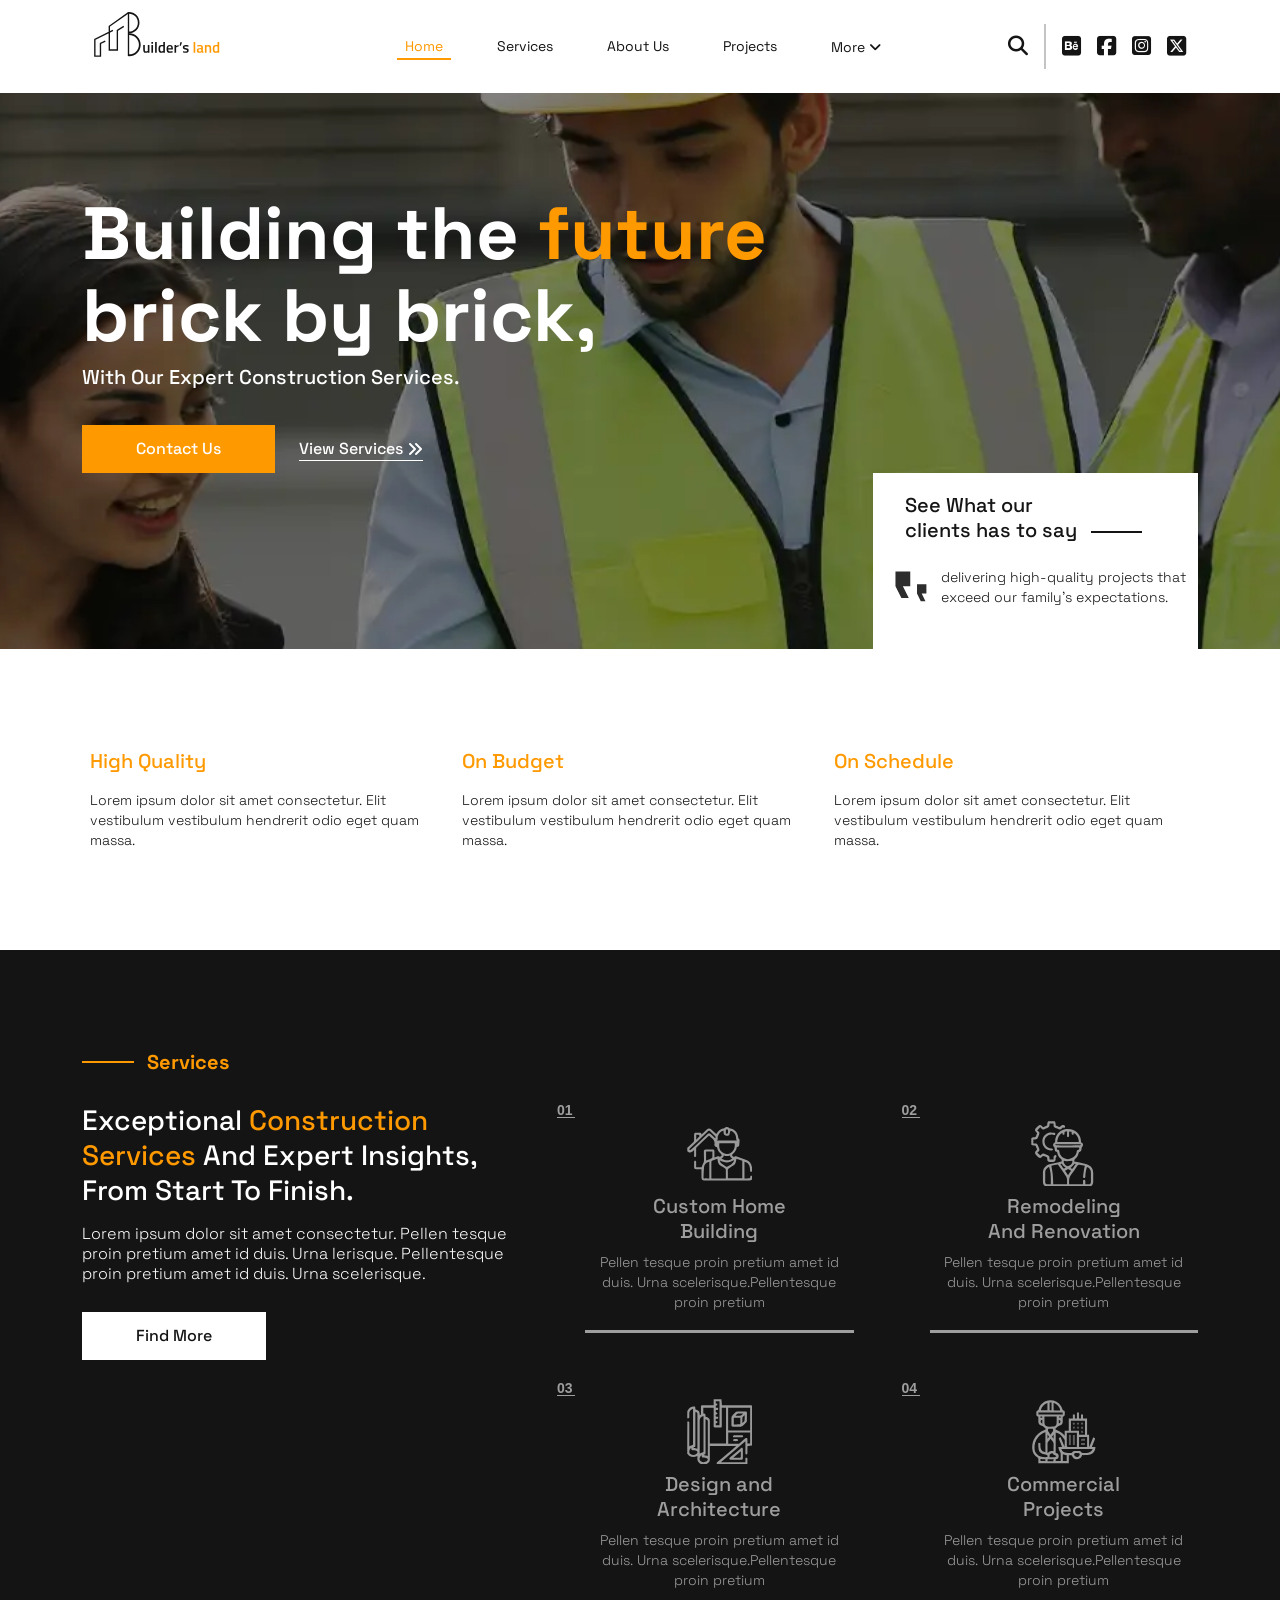
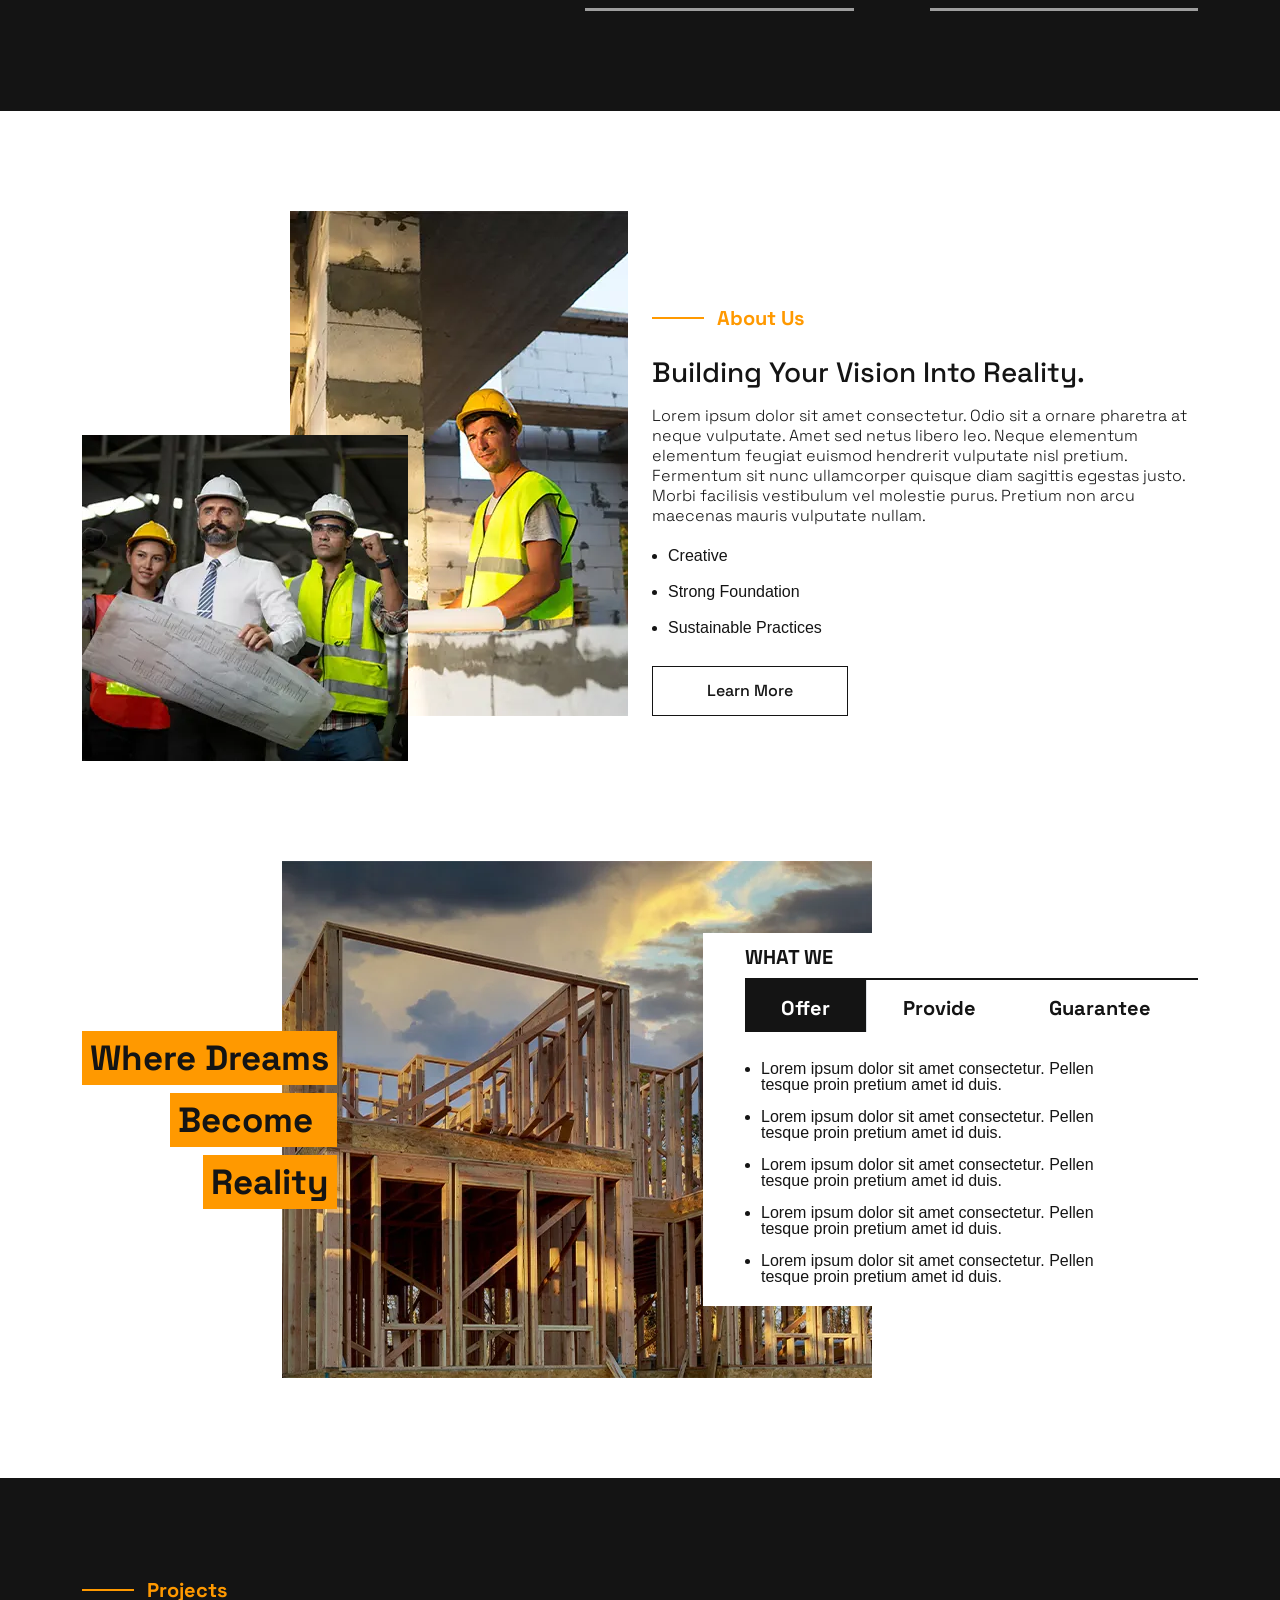
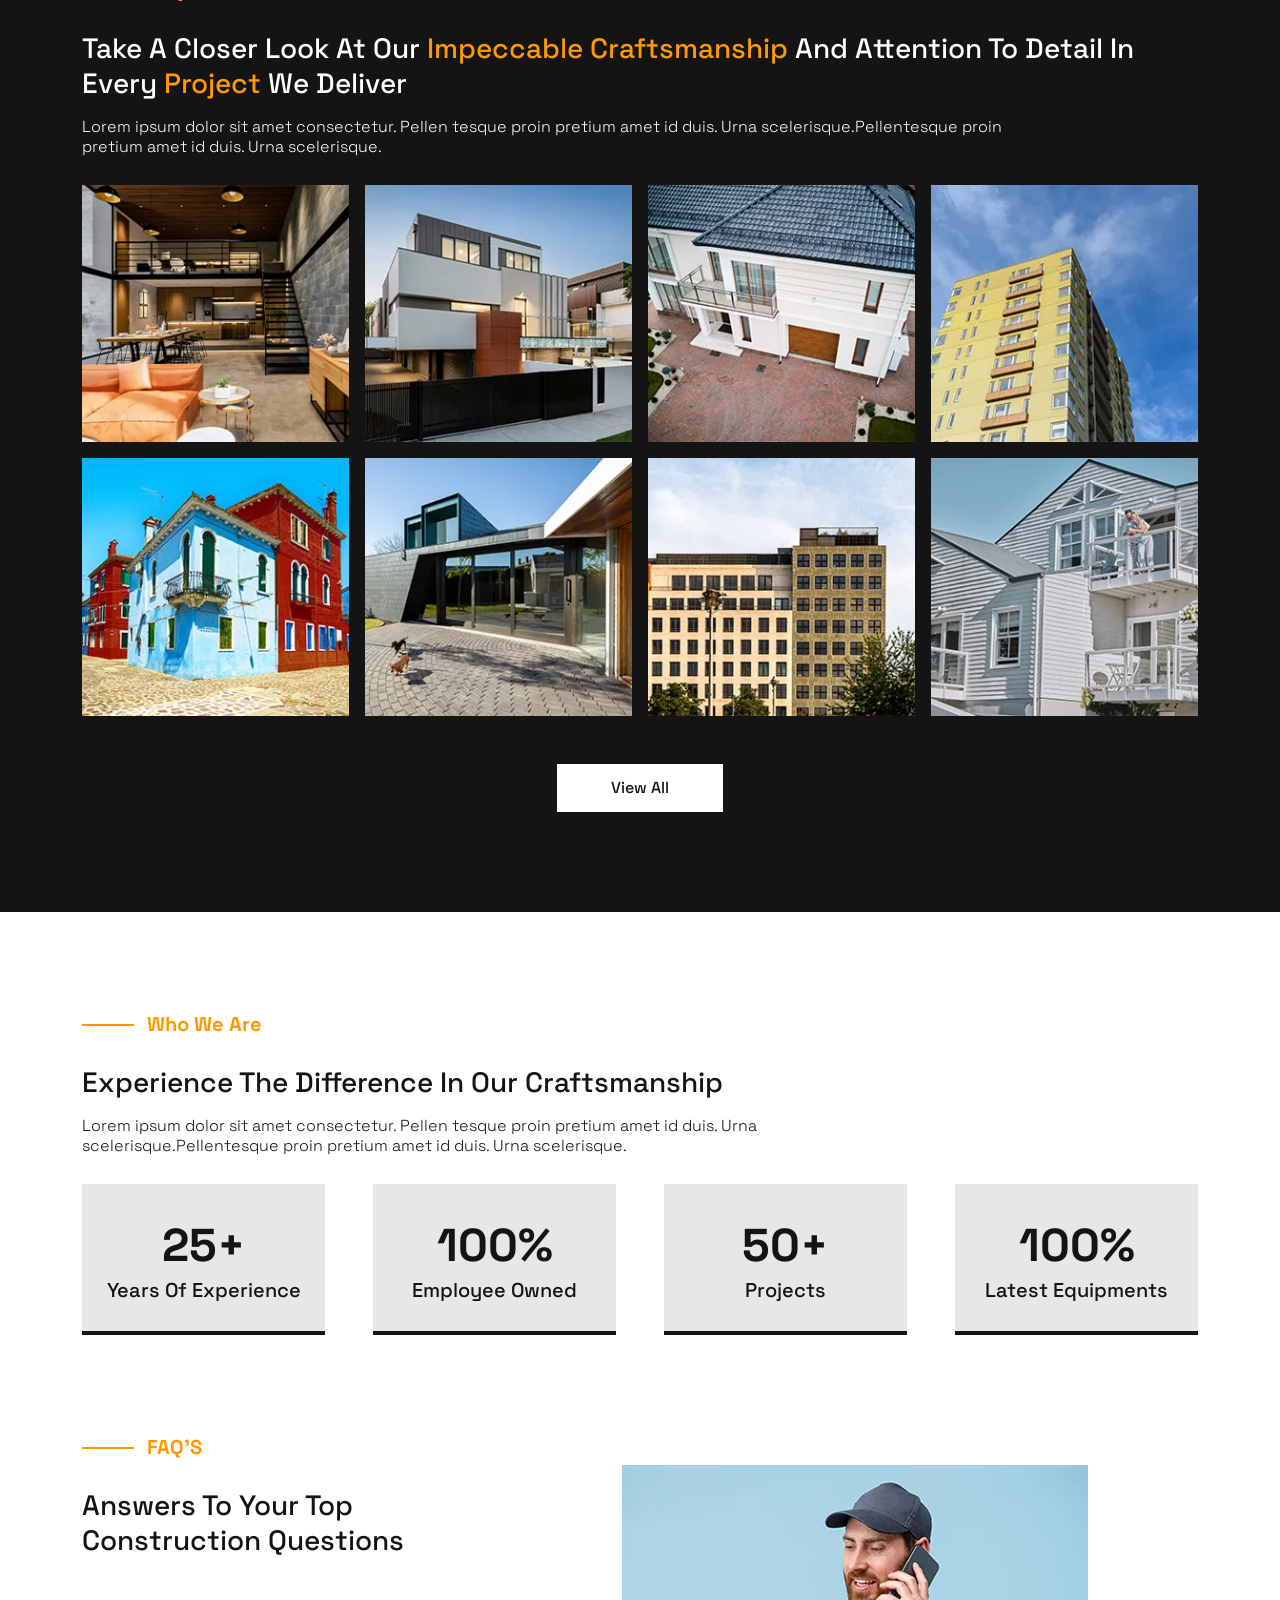
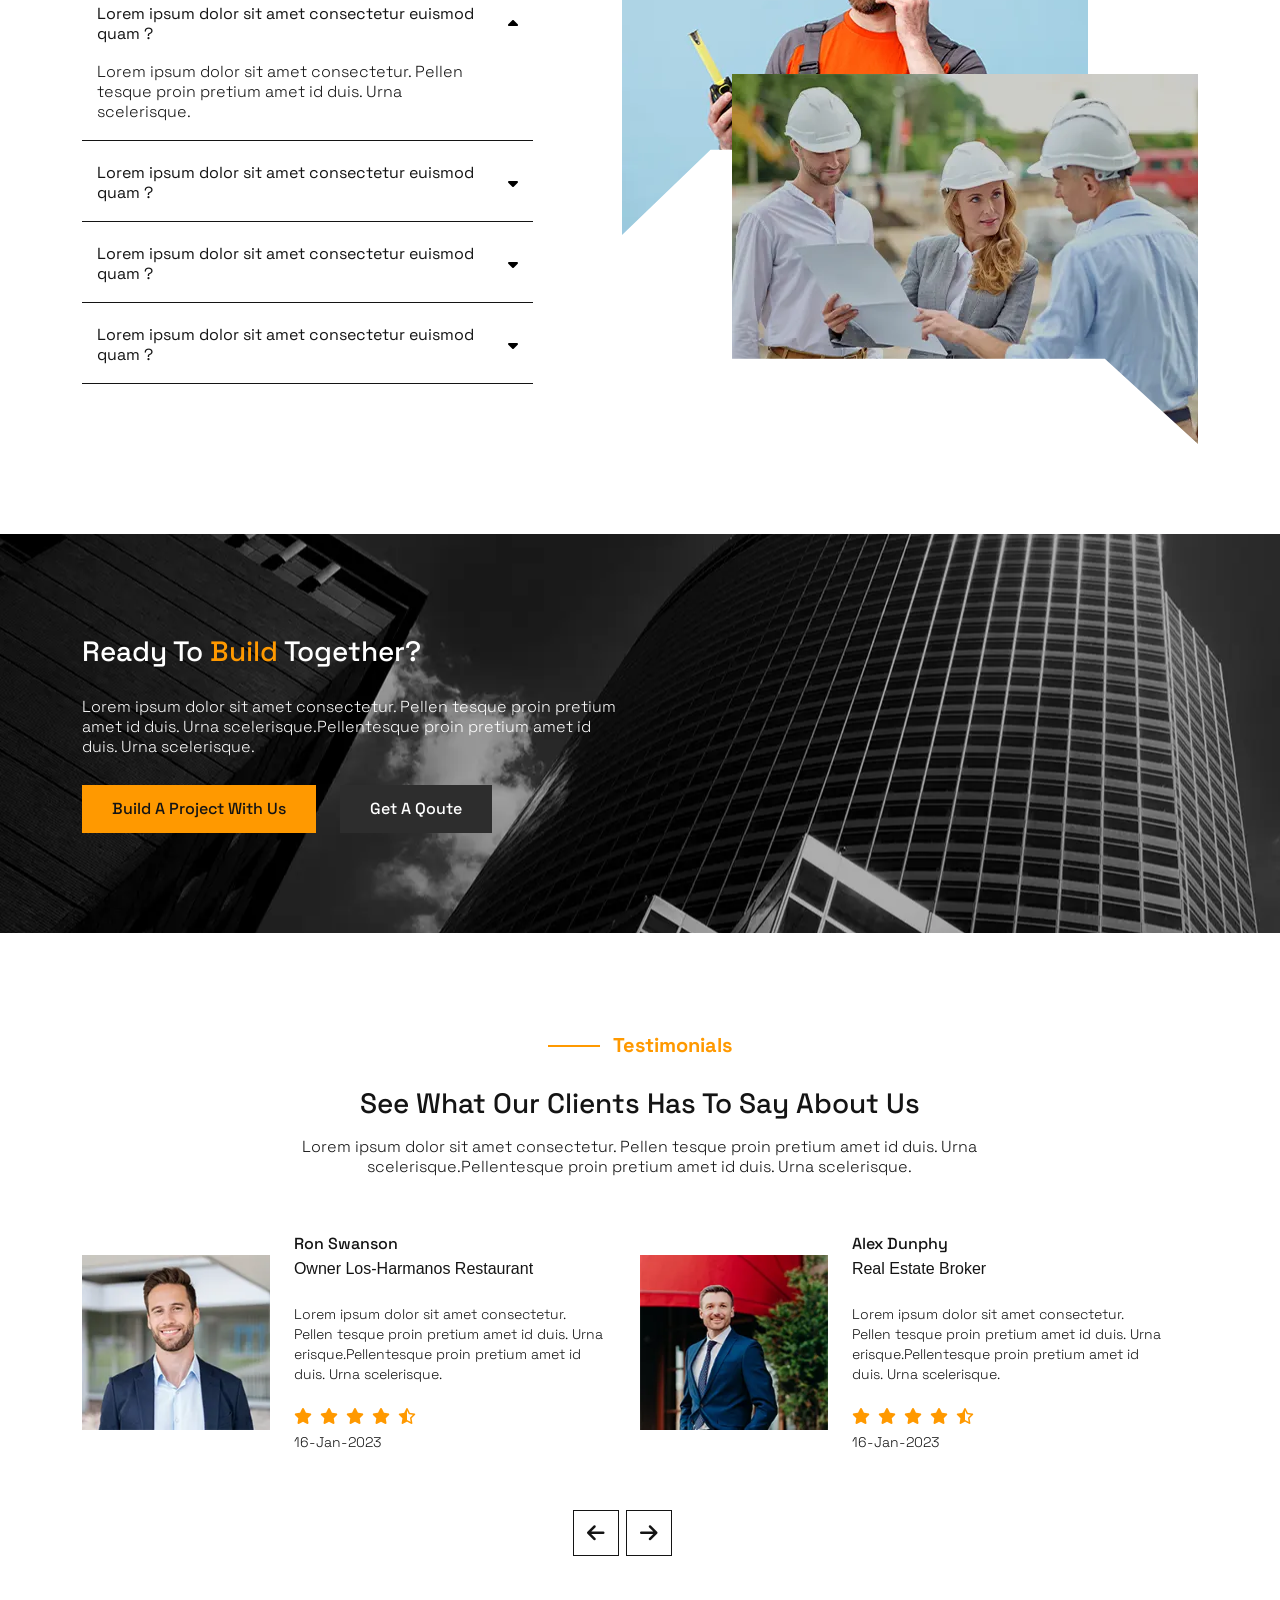
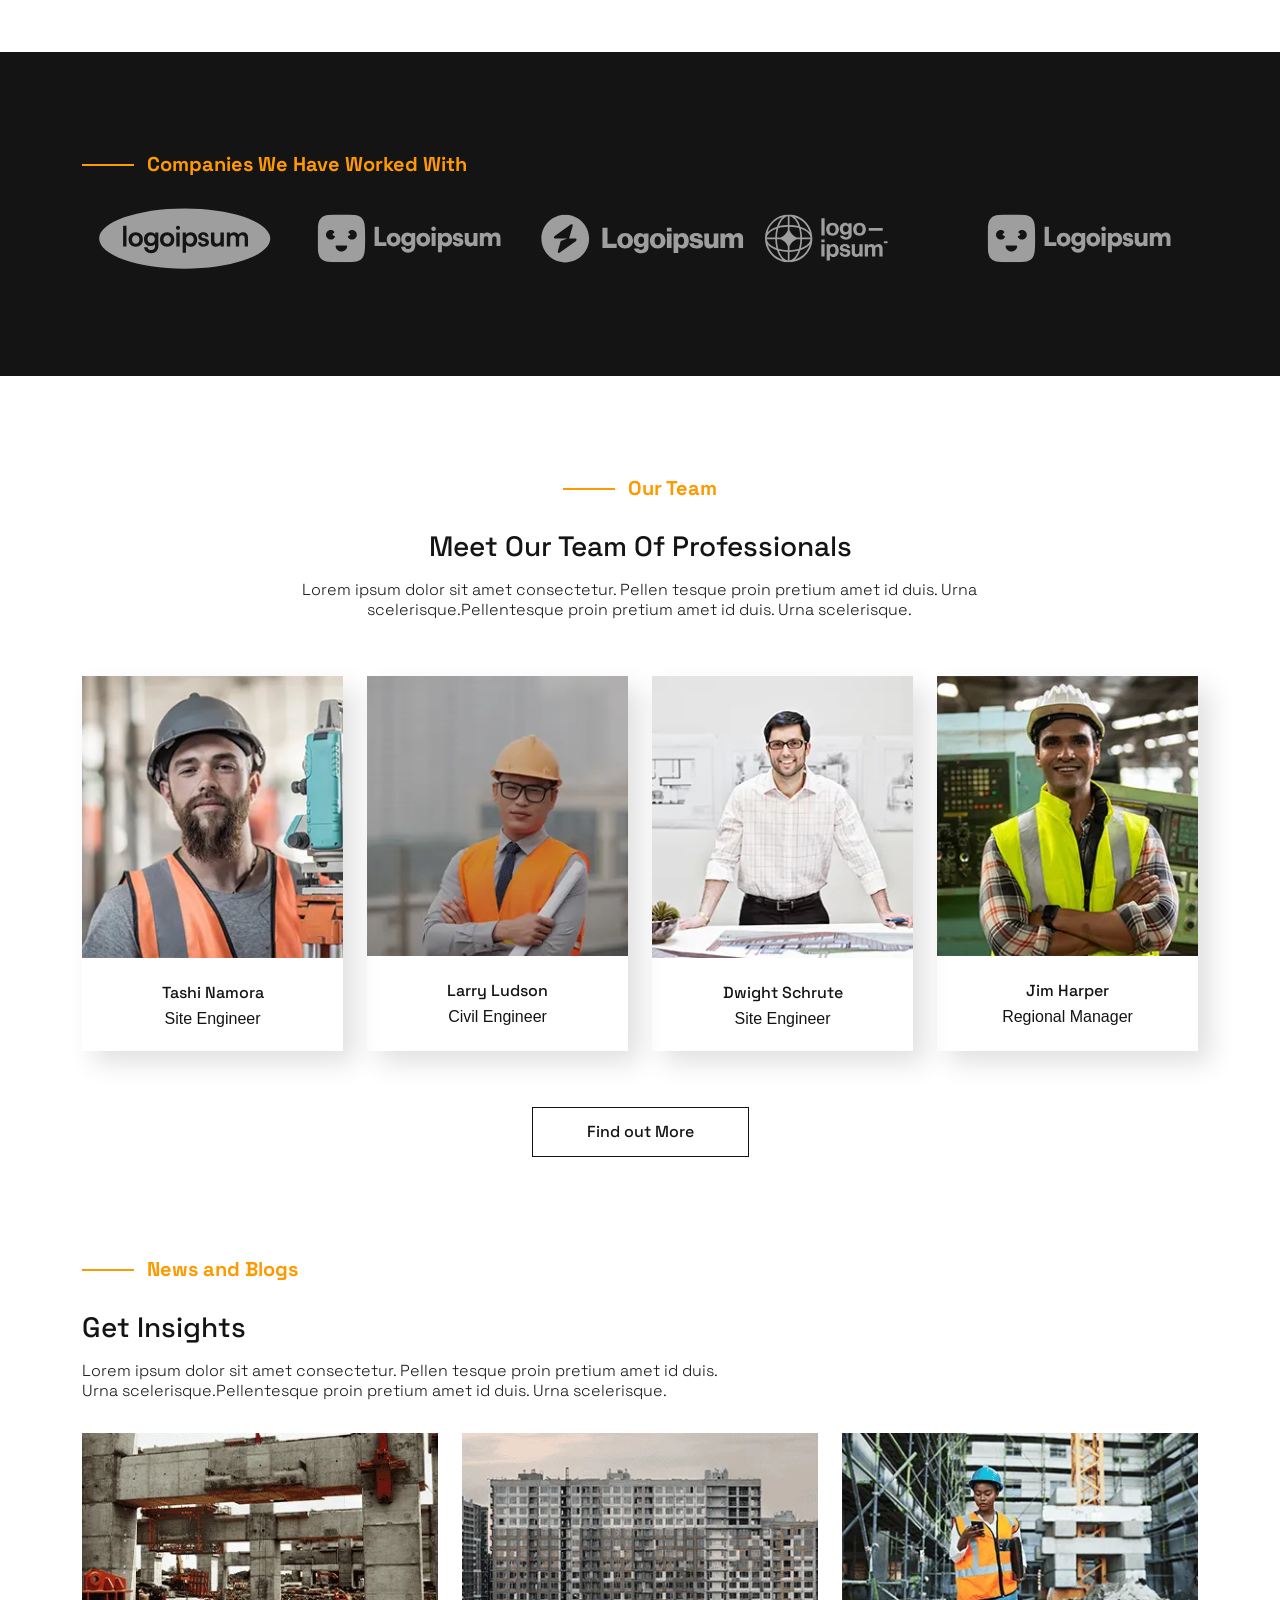
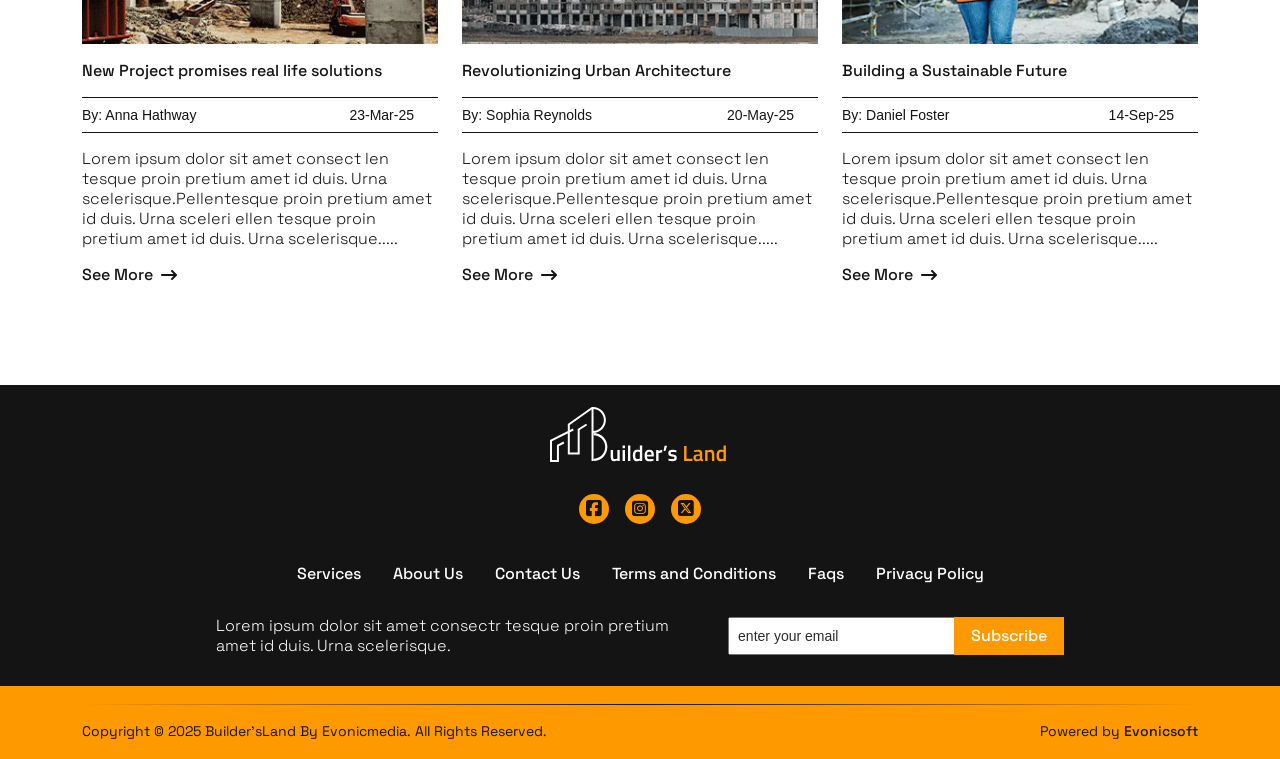
<file: buildersland-html-Developer/buildersland-html-Developer/html/index.html>
<!DOCTYPE html>
<html lang="en">

<head>
  <meta charset="UTF-8">
  <meta http-equiv="X-UA-Compatible" content="IE=edge">
  <meta name="viewport" content="width=device-width, initial-scale=1.0">

  <title>Builder's Land</title>
  <!-- favicon  -->
  <link rel="shortcut icon" href="assets/images/favicon.svg" type="image/x-icon">
  <!-- faremwork of css -->
  <link rel="stylesheet" href="assets/css/bootstrap-lib/bootstrap.min.css">
  <!-- style sheet of css -->
  <link rel="stylesheet" href="assets/css/style.css">
  <!-- Responsive sheet of css -->
  <link rel="stylesheet" href="assets/css/responsive.css">
  <!-- fonts awsome icon link  -->
  <link rel="stylesheet" href="https://cdnjs.cloudflare.com/ajax/libs/font-awesome/6.5.0/css/all.min.css">
  <!-- slick-slider link css -->
  <link rel="stylesheet" href="assets/css/slick.min.css">
  <!-- animation of css -->
  <link rel="stylesheet" href="assets/css/aos.css">
</head>

<body>
  <div class="site-wrapper">
    <!-- ======== 1.1. Header section ======== -->
    <header>
      <nav class="navbar navbar-expand-lg container">
        <div class="container-fluid justify-content-lg-start justify-content-between">
          <!-- site logo -->
          <a href="index.html" class="nav-logo p-0">
            <figure class="w-100 mb-lg-4">
              <img src="assets/images/logo.svg" alt="logo">
            </figure>
          </a>
          <!-- navigation button  -->
          <div class="d-flex gap-4 flex-row-reverse">
            <div class="d-lg-none d-block">
              <button class="menu-icon d-flex align-items-center justify-content-center" onclick="toggleMenu()">
                <i class="fas fa-bars"></i>
              </button>
            </div>

            <!-- navigation bar manu  -->
            <div class="d-flex align-items-center justify-content-end gap-lg-5 w-100">
              <div class="collapse navbar-collapse justify-content-center" id="navbarSupportedContent">
                <ul class="navbar-nav d-flex justify-content-center align-items-center">
                  <li class="nav-item">
                    <a href="index.html" class="nav-link active">Home</a>
                  </li>
                  <li class="nav-item">
                    <a href="services.html" class="nav-link">Services</a>
                  </li>
                  <li class="nav-item">
                    <a href="about.html" class="nav-link">About Us</a>
                  </li>
                  <li class="nav-item">
                    <a href="projects.html" class="nav-link">Projects</a>
                  </li>
                  <li class="dropdown">
                    <a href="#" class="nav-link d-flex gap-1">More<i class="fa-solid fa-angle-down"></i></a>

                    <ul class="dropdown-menu d-flex flex-column gap-3">
                      <li>
                        <a href="blog.html" class="dropdown-item">News and Blogs</a>
                      </li>
                      <li>
                        <a href="single-service.html" class="dropdown-item">Single Service</a>
                      </li>
                      <li>
                        <a href="faq.html" class="dropdown-item">FAQ's</a>
                      </li>
                      <li>
                        <a href="testimonial.html" class="dropdown-item">Testimonials</a>
                      </li>
                      <li>
                        <a href="contact.html" class="dropdown-item">Contact Us</a>
                      </li>
                      <li>
                        <a href="team.html" class="dropdown-item">Team</a>
                      </li>
                      <li>
                        <a href="error.html" class="dropdown-item">404</a>
                      </li>
                      <li>
                        <a href="comingSoon.html" class="dropdown-item">Coming Soon</a>
                      </li>
                    </ul>
                  </li>
                </ul>
              </div>
              <div class="d-flex align-items-center justify-content-end gap-3">
                <div class="search SearchModal" id="SearchModal">
                  <a href="#">
                    <i class="fas fa-search"></i>
                  </a>
                </div>
                <hr class="d-lg-block d-none">
                <div class="d-lg-flex flex-row gap-3 d-none">
                  <a href="#">
                    <i class="fa-brands fa-square-behance"></i>
                  </a>
                  <a href="#">
                    <i class="fa-brands fa-square-facebook"></i>
                  </a>
                  <a href="#">
                    <i class="fa-brands fa-square-instagram"></i>
                  </a>
                  <a href="#">
                    <i class="fa-brands fa-square-x-twitter"></i>
                  </a>
                </div>
              </div>
            </div>
          </div>
        </div>

        <div class="modal searchModal w-100 h-100 position-fixed justify-content-center align-items-center">
          <button class="close-btn d-flex position-absolute" id="closeSearchModal">
            &times;
          </button>
          <div class="position-relative d-flex align-items-center justify-content-cente w-50">
            <input type="text" placeholder="Search..." name="search" class="w-100">
            <button class="search-btn d-flex align-items-center justify-content-end position-absolute">
              <i class="fa-solid fa-magnifying-glass"></i>
            </button>
          </div>
        </div>
      </nav>
      <!--===== aside navigation slidebar 1 =====-->
      <aside>
        <div id="menuBar" class="menu-bar d-lg-none d-block position-fixed h-100 pt-3">
          <button class="close-icon d-flex align-items-center justify-content-center" onclick="toggleMenu()">
            <i class="fa-solid fa-xmark"></i>
          </button>
          <div>
            <ul class="menu-bar flex-column justify-content-start align-items-start gap-1 pt-4">
              <li class="nav-item">
                <a href="index.html" class="nav-link">Home</a>
              </li>
              <li class="nav-item">
                <a href="services.html" class="nav-link">Services</a>
              </li>
              <li class="nav-item">
                <a href="about.html" class="nav-link">About Us</a>
              </li>
              <li class="nav-item">
                <a href="projects.html" class="nav-link">Projects</a>
              </li>
              <li class="nav-item">
                <a href="contact.html" class="nav-link">Contact</a>
              </li>
              <li class="nav-item">
                <a href="testimonial.html" class="nav-link">Testimonials</a>
              </li>
              <li class="dropdown">
                <a href="#" class="nav-link d-flex gap-1">More<i class="fa-solid fa-angle-down"></i></a>

                <ul class="dropdown-menu d-flex flex-column gap-2">
                  <li>
                    <a href="blog.html" class="dropdown-item">News and Blogs</a>
                  </li>
                  <li>
                    <a href="single-service.html" class="dropdown-item">Single Service</a>
                  </li>
                  <li>
                    <a href="faq.html" class="dropdown-item">FAQ's</a>
                  </li>
                  <li>
                    <a href="team.html" class="dropdown-item">Team</a>
                  </li>
                  <li>
                    <a href="error.html" class="dropdown-item">404</a>
                  </li>
                  <li>
                    <a href="comingSoon.html" class="dropdown-item">Coming Soon</a>
                  </li>
                </ul>
              </li>
            </ul>
          </div>

        </div>
      </aside>
    </header>
    <!-- ======== End of 1.1. Header section ======== -->
    <!-- ======== End of 1.2. Hero section ======== -->
    <section class="Hero position-relative">
      <div class="container">
        <div>
          <div data-aos="fade-down">
            <div class="d-flex flex-column align-items-lg-start align-items-center gap-2 text-lg-start text-center">
              <h1>Building the <span>future</span>
                brick by brick,</h1>
              <h3>With Our Expert Construction Services.</h3>
            </div>
            <div
              class="d-flex flex-sm-row flex-column align-items-center justify-content-lg-start justify-content-center gap-4">
              <a href="contact.html" class="hover1">Contact Us</a>
              <a href="single-service.html" class="d-flex flex-row gap-1 align-items-center position-relative">View
                Services<i class="fa-solid fa-angles-right"></i></a>
            </div>
          </div>
          <div data-aos="fade" class="d-flex justify-content-md-end justify-content-center">
            <div class="d-flex flex-column gap-4 position-absolute">
              <h3 class="position-relative">See What our clients has to say</h3>
              <div class="d-flex gap-2">
                <figure>
                  <img src="assets/images/icons/hero-comma.svg" alt="hero-comma">
                </figure>
                <p>delivering high-quality projects that exceed our family’s expectations.</p>
              </div>
            </div>
          </div>
        </div>
      </div>
    </section>
    <!-- ======== End of 1.2. Hero section ======== -->
    <!-- ======== 1.3. Hero Cards section ======== -->
    <section class="Hero-card">
      <div class="container">
        <div class="row gy-md-0 gy-4 gx-lg-0 gx-md-1">
          <div class="col-md-4">
            <div data-aos="fade-up"
              class="d-flex flex-column align-items-md-start align-items-center text-md-start text-center gap-md-3 gap-2 position-relative ps-2">
              <h3>High Quality</h3>
              <p>Lorem ipsum dolor sit amet consectetur. Elit vestibulum vestibulum hendrerit odio eget quam massa.</p>
            </div>
          </div>
          <div class="col-md-4">
            <div data-aos="fade-up"
              class="d-flex flex-column align-items-md-start align-items-center gap-md-3 gap-2 text-md-start text-center position-relative ps-2">
              <h3>On Budget</h3>
              <p>Lorem ipsum dolor sit amet consectetur. Elit vestibulum vestibulum hendrerit odio eget quam massa.</p>
            </div>
          </div>
          <div class="col-md-4">
            <div data-aos="fade-up"
              class="d-flex flex-column align-items-md-start align-items-center gap-md-3 gap-2 text-md-start text-center position-relative ps-2">
              <h3>On Schedule</h3>
              <p>Lorem ipsum dolor sit amet consectetur. Elit vestibulum vestibulum hendrerit odio eget quam massa.</p>
            </div>
          </div>
        </div>
      </div>

    </section>
    <!-- ======== End of 1.3. Hero Cards section ======== -->
    <!-- ======== 1.4. Services section ======== -->
    <section class="Services">
      <div class="container">
        <div data-aos="fade-down" class="pb-lg-4 pb-3 mb-lg-1 d-flex">
          <h5 class="mini-heading">Services</h5>
        </div>
        <div class="row gy-lg-0 gy-sm-5 gy-4">
          <div class="col-lg-5">
            <div data-aos="fade-down" class="d-flex flex-column gap-4">
              <div class="d-flex flex-column gap-lg-3 gap-2 pb-1">
                <h2>Exceptional <span>construction services</span> and expert insights, from start to finish.</h2>
                <p>Lorem ipsum dolor sit amet consectetur. Pellen tesque proin pretium amet id duis. Urna lerisque.
                  Pellentesque proin pretium amet id duis. Urna scelerisque.</p>
              </div>
              <a class="hover2" href="services.html">Find More</a>
            </div>
          </div>
          <div class="col-lg-7">
            <div class="d-flex flex-column gap-sm-5 gap-4">
              <div class="d-flex flex-sm-row flex-column gap-sm-5 gap-4">
                <div data-aos="fade" data-aos-duration="700"
                  class="d-flex flex-column gap-2 align-items-center text-center flex-grow-1">
                  <figure>
                    <img src="assets/images/icons/services1.svg" alt="services1">
                  </figure>
                  <h3>Custom Home Building</h3>
                  <p class="flex-grow-1">Pellen tesque proin pretium amet id duis. Urna scelerisque.Pellentesque proin
                    pretium</p>
                </div>
                <div data-aos="fade" data-aos-duration="700"
                  class="d-flex flex-column gap-2 align-items-center text-center flex-grow-1">
                  <figure>
                    <img src="assets/images/icons/services2.svg" alt="services2">
                  </figure>
                  <h3>Remodeling And Renovation</h3>
                  <p class="flex-grow-1">Pellen tesque proin pretium amet id duis. Urna scelerisque.Pellentesque proin
                    pretium</p>
                </div>
              </div>
              <div class="d-flex flex-sm-row flex-column gap-sm-5 gap-4">
                <div data-aos="fade" class="d-flex flex-column gap-2 align-items-center text-center flex-grow-1">
                  <figure>
                    <img src="assets/images/icons/services3.svg" alt="services3">
                  </figure>
                  <h3>Design and Architecture</h3>
                  <p class="flex-grow-1">Pellen tesque proin pretium amet id duis. Urna scelerisque.Pellentesque proin
                    pretium</p>
                </div>
                <div data-aos="fade" class="d-flex flex-column gap-2 align-items-center text-center flex-grow-1">
                  <figure>
                    <img src="assets/images/icons/services4.svg" alt="services4">
                  </figure>
                  <h3>Commercial Projects</h3>
                  <p class="flex-grow-1">Pellen tesque proin pretium amet id duis. Urna scelerisque.Pellentesque proin
                    pretium</p>
                </div>
              </div>
            </div>
          </div>

        </div>
      </div>
    </section>
    <!-- ======== End of 1.4. Services section ======== -->
    <!-- ======== 1.5. About Us section ======== -->
    <section class="About">
      <div class="container">
        <div class="row">
          <div class="col-md-6">
            <div data-aos="zoom-in-up" class="position-relative">
              <figure class="position-absolute">
                <img src="assets/images/about/about-1.webp" alt="about-1" class="w-100">
              </figure>
              <div class="w-100 d-flex align-items-start justify-content-end">
                <figure>
                  <img src="assets/images/about/about-2.webp" alt="about-2" class="w-100">
                </figure>
              </div>
            </div>
          </div>
          <div class="col-md-6">
            <div data-aos="fade-down" class="d-flex flex-column justify-content-end gap-lg-4 gap-3 h-100">
              <h5 class="mini-heading">About Us</h5>
              <div class="d-flex flex-column gap-lg-3 gap-2">
                <h2>Building your vision into reality.</h2>
                <p>Lorem ipsum dolor sit amet consectetur. Odio sit a ornare pharetra at neque vulputate. Amet sed netus
                  libero leo. Neque elementum elementum feugiat euismod hendrerit vulputate nisl pretium. Fermentum sit
                  nunc ullamcorper quisque diam sagittis egestas justo. Morbi facilisis vestibulum vel molestie purus.
                  Pretium non arcu maecenas mauris vulputate nullam.</p>
                <ul class="d-flex flex-column gap-2 ps-3">
                  <li> Creative</li>
                  <li>Strong Foundation</li>
                  <li>Sustainable Practices</li>
                </ul>
              </div>
              <a href="about.html" class="hover3">Learn More</a>
            </div>
          </div>
        </div>
      </div>
    </section>
    <!-- ======== End of 1.5. About Us section ======== -->
    <!-- ======== 1.6. Our Commitment section ======== -->
    <section data-aos="fade-up" class="Commitment">
      <div class="container">
        <div class="d-flex flex-lg-row flex-column position-relative">
          <div class="d-flex pb-md-0 pb-3">
            <div class="d-flex flex-column align-items-end justify-content-center gap-2">
              <span class="px-2">Where Dreams</span>
              <span class="ps-2 pe-4">Become</span>
              <span class="px-2">Reality</span>
            </div>
            <div class="position-relative d-flex align-items-center justify-content-md-center justify-content-end">
              <figure>
                <img src="assets/images/index/commitment-1.webp" alt="commitment-1" class="w-100">
              </figure>
            </div>
          </div>
          <div class="position-absolute">
            <h5 class="fw-bold pb-2">WHAT WE</h5>
            <ul class="nav nav-tabs">
              <li class="nav-item">
                <a class="nav-link active" id="offer-tab" data-bs-toggle="tab" href="#offer">Offer</a>
              </li>
              <li class="nav-item">
                <a class="nav-link" id="provide-tab" data-bs-toggle="tab" href="#provide">Provide</a>
              </li>
              <li class="nav-item">
                <a class="nav-link" id="guarantee-tab" data-bs-toggle="tab" href="#guarantee">Guarantee</a>
              </li>
            </ul>

            <div class="tab-content">
              <div class="tab-pane fade show active" id="offer">
                <ul class="d-flex flex-column gap-sm-3 gap-2">
                  <li>Lorem ipsum dolor sit amet consectetur. Pellen tesque proin pretium amet id duis.</li>
                  <li>Lorem ipsum dolor sit amet consectetur. Pellen tesque proin pretium amet id duis.</li>
                  <li>Lorem ipsum dolor sit amet consectetur. Pellen tesque proin pretium amet id duis.</li>
                  <li>Lorem ipsum dolor sit amet consectetur. Pellen tesque proin pretium amet id duis.</li>
                  <li>Lorem ipsum dolor sit amet consectetur. Pellen tesque proin pretium amet id duis.</li>
                </ul>
              </div>
              <div class="tab-pane fade" id="provide">
                <ul class="d-flex flex-column gap-sm-3 gap-2">
                  <li>Lorem ipsum dolor sit amet consectetur. Pellen tesque proin pretium amet id duis.</li>
                  <li>Lorem ipsum dolor sit amet consectetur. Pellen tesque proin pretium amet id duis.</li>
                  <li>Lorem ipsum dolor sit amet consectetur. Pellen tesque proin pretium amet id duis.</li>
                  <li>Lorem ipsum dolor sit amet consectetur. Pellen tesque proin pretium amet id duis.</li>
                  <li>Lorem ipsum dolor sit amet consectetur. Pellen tesque proin pretium amet id duis.</li>
                </ul>
              </div>
              <div class="tab-pane fade" id="guarantee">
                <ul class="d-flex flex-column gap-sm-3 gap-2">
                  <li>Lorem ipsum dolor sit amet consectetur. Pellen tesque proin pretium amet id duis.</li>
                  <li>Lorem ipsum dolor sit amet consectetur. Pellen tesque proin pretium amet id duis.</li>
                  <li>Lorem ipsum dolor sit amet consectetur. Pellen tesque proin pretium amet id duis.</li>
                  <li>Lorem ipsum dolor sit amet consectetur. Pellen tesque proin pretium amet id duis.</li>
                  <li>Lorem ipsum dolor sit amet consectetur. Pellen tesque proin pretium amet id duis.</li>
                </ul>
              </div>
            </div>
          </div>
        </div>
      </div>
    </section>
    <!-- ======== End of 1.6. Our Commitment section ======== -->
    <!-- ======== 1.7 Project section ======== -->
    <section class="Projects">
      <div class="container">
        <div data-aos="fade-down" class="d-flex flex-column gap-lg-4 gap-3 pb-4">
          <div class="mini-heading">
            <h5>Projects</h5>
          </div>
          <div class="d-flex flex-column gap-lg-3 gap-2 py-1">
            <h2>Take a closer look at our <span>impeccable craftsmanship</span> and attention to detail in every
              <span>project</span> we deliver
            </h2>
            <p>Lorem ipsum dolor sit amet consectetur. Pellen tesque proin pretium amet id duis. Urna
              scelerisque.Pellentesque proin pretium amet id duis. Urna scelerisque.</p>
          </div>
        </div>
        <div class="row g-3">
          <div class="col-lg-3 col-md-4">
            <div data-aos="zoom-in-up" class="position-relative">
              <figure class="w-100">
                <img src="assets/images/projects/project-1.webp" alt="project-1" class="w-100">
              </figure>
              <div
                class="position-absolute d-flex flex-column align-items-center justify-content-center gap-3 w-100 h-100">
                <i class="fas fa-search"></i>
                <h6>Industrial Loft, LA</h6>
              </div>
            </div>
          </div>
          <div class="col-lg-3 col-md-4">
            <div data-aos="zoom-in-up" class="position-relative">
              <figure class="w-100">
                <img src="assets/images/projects/project-2.webp" alt="project-2" class="w-100">
              </figure>
              <div
                class="position-absolute d-flex flex-column align-items-center justify-content-center gap-3 w-100 h-100">
                <i class="fas fa-search"></i>
                <h6>Pent House, NY</h6>
              </div>
            </div>
          </div>
          <div class="col-lg-3 col-md-4">
            <div data-aos="zoom-in-up" class="position-relative">
              <figure class="w-100">
                <img src="assets/images/projects/project-3.webp" alt="project-3" class="w-100">
              </figure>
              <div
                class="position-absolute d-flex flex-column align-items-center justify-content-center gap-3 w-100 h-100">
                <i class="fas fa-search"></i>
                <h6>Colonial Residence, TX</h6>
              </div>
            </div>
          </div>
          <div class="col-lg-3 col-md-4">
            <div data-aos="zoom-in-up" class="position-relative">
              <figure class="w-100">
                <img src="assets/images/projects/project-4.webp" alt="project-4" class="w-100">
              </figure>
              <div
                class="position-absolute d-flex flex-column align-items-center justify-content-center gap-3 w-100 h-100">
                <i class="fas fa-search"></i>
                <h6>Sunrise Apartments, FL</h6>
              </div>
            </div>
          </div>
          <div class="col-lg-3 col-md-4">
            <div data-aos="zoom-in-up" class="position-relative">
              <figure class="w-100">
                <img src="assets/images/projects/project-5.webp" alt="project-5" class="w-100">
              </figure>
              <div
                class="position-absolute d-flex flex-column align-items-center justify-content-center gap-3 w-100 h-100">
                <i class="fas fa-search"></i>
                <h6>Venetian Villas, IT</h6>
              </div>
            </div>
          </div>
          <div class="col-lg-3 col-md-4">
            <div data-aos="zoom-in-up" class="position-relative">
              <figure class="w-100">
                <img src="assets/images/projects/project-6.webp" alt="project-6" class="w-100">
              </figure>
              <div
                class="position-absolute d-flex flex-column align-items-center justify-content-center gap-3 w-100 h-100">
                <i class="fas fa-search"></i>
                <h6>Modern Retreat, CA</h6>
              </div>
            </div>
          </div>
          <div class="col-lg-3 col-md-4">
            <div data-aos="zoom-in-up" class="position-relative">
              <figure class="w-100">
                <img src="assets/images/projects/project-7.webp" alt="project-7" class="w-100">
              </figure>
              <div
                class="position-absolute d-flex flex-column align-items-center justify-content-center gap-3 w-100 h-100">
                <i class="fas fa-search"></i>
                <h6>Corporate Tower, SF</h6>
              </div>
            </div>
          </div>
          <div class="col-lg-3 col-md-4">
            <div data-aos="zoom-in-up" class="position-relative">
              <figure class="w-100">
                <img src="assets/images/projects/project-8.webp" alt="project-8" class="w-100">
              </figure>
              <div
                class="position-absolute d-flex flex-column align-items-center justify-content-center gap-3 w-100 h-100">
                <i class="fas fa-search"></i>
                <h6>Coastal Home, NZ</h6>
              </div>
            </div>
          </div>
        </div>
        <div class="d-flex flex-column align-items-center pt-sm-5 pt-4">
          <a href="projects.html" class="hover2">View All</a>
        </div>
      </div>
    </section>
    <!-- ======== End of 1.7. Project section ======== -->
    <!-- ======== 1.8. Experience section ======== -->
    <section class="Experience">
      <div class="container">
        <div class="d-flex flex-column gap-4">
          <div data-aos="fade-down" class="d-flex flex-column gap-lg-4 gap-3 pb-1">
            <h5 class="mini-heading pb-lg-1">Who We Are</h5>
            <div class="d-flex flex-column gap-lg-3 gap-2">
              <h2>Experience The Difference In Our Craftsmanship</h2>
              <p>Lorem ipsum dolor sit amet consectetur. Pellen tesque proin pretium amet id duis. Urna
                scelerisque.Pellentesque proin pretium amet id duis. Urna scelerisque.</p>
            </div>
          </div>
          <div data-aos="zoom-in" class="row gx-xl-5 gy-md-0 gy-3">
            <div class="col-md-3">
              <div class="d-flex flex-column align-items-center text-center flex-1 gap-1 position-relative h-100">
                <h4>25+</h4>
                <h3>Years Of Experience</h3>
              </div>
            </div>
            <div class="col-md-3">
              <div class="d-flex flex-column align-items-center text-center gap-1 position-relative h-100">
                <h4>100%</h4>
                <h3>Employee Owned</h3>
              </div>
            </div>
            <div class="col-md-3">
              <div class="d-flex flex-column align-items-center text-center gap-1 position-relative h-100">
                <h4>50+</h4>
                <h3>Projects</h3>
              </div>
            </div>
            <div class="col-md-3">
              <div class="d-flex flex-column text-center align-items-center gap-1 position-relative h-100">
                <h4>100%</h4>
                <h3>Latest Equipments</h3>
              </div>
            </div>
          </div>
        </div>
      </div>
    </section>
    <!-- ======== End of 1.8. Experience section ======== -->
    <!-- ======== 1.9. FAQ's section ======== -->
    <section class="Faq">
      <div class="container">
        <div class="row gy-lg-0 gy-md-5 gy-4">
          <div class="col-xl-5 col-lg-6">
            <div data-aos="fade-down" class="d-flex flex-column gap-md-4 gap-2">
              <div class="d-flex flex-column gap-lg-4 gap-3 pb-lg-1">
                <h5 class="mini-heading pb-lg-1">FAQ’S</h5>
                <h2>Answers to Your Top Construction Questions</h2>
              </div>
              <div class="accordion d-flex flex-column gap-1" id="accordionExample">
                <div class="accordion-item">
                  <div class="accordion-header">
                    <button type="button" class="accordion-button" data-bs-toggle="collapse"
                      data-bs-target="#collapseOne" aria-expanded="true" aria-controls="collapseOne">
                      Lorem ipsum dolor sit amet consectetur euismod quam ?
                    </button>
                  </div>
                  <div id="collapseOne" class="accordion-collapse collapse show" data-bs-parent="#accordionExample">
                    <div class="accordion-body">
                      <p>
                        Lorem ipsum dolor sit amet consectetur. Pellen tesque proin pretium amet id duis. Urna
                        scelerisque.
                      </p>
                    </div>
                  </div>
                </div>
                <div class="accordion-item">
                  <div class="accordion-header">
                    <button type="button" class="accordion-button collapsed" data-bs-toggle="collapse"
                      data-bs-target="#collapseTwo" aria-expanded="false" aria-controls="collapseTwo">
                      Lorem ipsum dolor sit amet consectetur euismod quam ?
                    </button>
                  </div>
                  <div id="collapseTwo" class="accordion-collapse collapse" data-bs-parent="#accordionExample">
                    <div class="accordion-body">
                      <p>
                        Lorem ipsum dolor sit amet consectetur. Pellen tesque proin pretium amet id duis. Urna
                        scelerisque.
                      </p>
                    </div>
                  </div>
                </div>
                <div class="accordion-item">
                  <div class="accordion-header">
                    <button type="button" class="accordion-button collapsed" data-bs-toggle="collapse"
                      data-bs-target="#collapseThree" aria-expanded="false" aria-controls="collapseThree">
                      Lorem ipsum dolor sit amet consectetur euismod quam ?
                    </button>
                  </div>
                  <div id="collapseThree" class="accordion-collapse collapse" data-bs-parent="#accordionExample">
                    <div class="accordion-body">
                      <p>
                        Lorem ipsum dolor sit amet consectetur. Pellen tesque proin pretium amet id duis. Urna
                        scelerisque.
                      </p>
                    </div>
                  </div>
                </div>
                <div class="accordion-item">
                  <div class="accordion-header">
                    <button type="button" class="accordion-button  collapsed" data-bs-toggle="collapse"
                      data-bs-target="#collapseFour" aria-expanded="false" aria-controls="collapseFour">
                      Lorem ipsum dolor sit amet consectetur euismod quam ?
                    </button>
                  </div>
                  <div id="collapseFour" class="accordion-collapse collapse" data-bs-parent="#accordionExample">
                    <div class="accordion-body">
                      <p>
                        Lorem ipsum dolor sit amet consectetur. Pellen tesque proin pretium amet id duis. Urna
                        scelerisque.
                      </p>
                    </div>
                  </div>
                </div>
              </div>
            </div>
          </div>
          <div class="col-xl-7 col-lg-6">
            <div data-aos="zoom-in-up" class="position-relative h-100">
              <figure class="position-relative">
                <img src="assets/images/index/faq-1.webp" alt="faq-1" class="w-100">
              </figure>
              <figure class="position-absolute">
                <img src="assets/images/index/faq-2.webp" alt="faq-2" class="w-100">
              </figure>
            </div>
          </div>
        </div>
      </div>
    </section>
    <!-- ======== End of 1.9. FAQ's section ======== -->
    <!-- ======== 1.10. Build section ======== -->
    <section class="Build">
      <div class="container">
        <div data-aos="fade-up" class="d-flex flex-column gap-lg-4 gap-2">
          <h2>Ready To <span>Build</span> Together?</h2>
          <p class="py-1">Lorem ipsum dolor sit amet consectetur. Pellen tesque proin pretium amet id duis. Urna
            scelerisque.Pellentesque proin pretium amet id duis. Urna scelerisque.</p>
          <div class="d-flex flex-sm-row flex-column gap-sm-4 gap-3 pt-lg-0 pt-3">
            <a href="contact.html" class="hover1">Build A Project With Us</a>
            <a href="contact.html">Get A Qoute</a>
          </div>
        </div>
      </div>
    </section>
    <!-- ======== End of 1.10. Build section ======== -->
    <!-- ======== 1.11. Testimonials section ======== -->
    <section class="Testimonials">
      <div class="container">
        <div class="d-flex flex-column gap-lg-5 gap-4">
          <div data-aos="fade-down" class="d-flex flex-column align-items-center text-center gap-lg-4 gap-3 pb-2">
            <h5 class="mini-heading pb-lg-1">Testimonials</h5>
            <div class="d-flex flex-column align-items-center gap-lg-3 gap-2">
              <h2>See what our clients has to say about us</h2>
              <p>Lorem ipsum dolor sit amet consectetur. Pellen tesque proin pretium amet id duis. Urna
                scelerisque.Pellentesque proin pretium amet id duis. Urna scelerisque.</p>
            </div>
          </div>
          <div data-aos="fade-up" class="TestimonialSlider">
            <div class="d-flex flex-sm-row flex-column align-items-center gap-4">
              <figure class="w-100">
                <img src="assets/images/index/testimonial-1.webp" alt="testimonial-1" class="w-100 h-100">
              </figure>
              <div class="d-flex flex-column gap-xl-4 gap-3">
                <div class="d-flex flex-column gap-1">
                  <h6>Ron Swanson</h6>
                  <span>Owner Los-Harmanos Restaurant</span>
                </div>
                <p>Lorem ipsum dolor sit amet consectetur. Pellen tesque proin pretium amet id duis. Urna
                  erisque.Pellentesque proin pretium amet id duis. Urna scelerisque.</p>
                <div class="d-flex flex-column gap-2">
                  <div class="d-flex flex-row gap-2">
                    <i class="fa-solid fa-star"></i>
                    <i class="fa-solid fa-star"></i>
                    <i class="fa-solid fa-star"></i>
                    <i class="fa-solid fa-star"></i>
                    <i class="fa-regular fa-star-half-stroke"></i>
                  </div>
                  <p>16-Jan-2023</p>
                </div>
              </div>
            </div>
            <div class="d-flex flex-sm-row flex-column align-items-center gap-4">
              <figure class="w-100">
                <img src="assets/images/index/testimonial-2.webp" alt="testimonial-2" class="w-100 h-100">
              </figure>
              <div class="d-flex flex-column gap-xl-4 gap-3">
                <div class="d-flex flex-column gap-1">
                  <h6>Alex Dunphy</h6>
                  <span>Real Estate Broker</span>
                </div>
                <p>Lorem ipsum dolor sit amet consectetur. Pellen tesque proin pretium amet id duis. Urna
                  erisque.Pellentesque proin pretium amet id duis. Urna scelerisque.</p>
                <div class="d-flex flex-column gap-2">
                  <div class="d-flex flex-row gap-2">
                    <i class="fa-solid fa-star"></i>
                    <i class="fa-solid fa-star"></i>
                    <i class="fa-solid fa-star"></i>
                    <i class="fa-solid fa-star"></i>
                    <i class="fa-regular fa-star-half-stroke"></i>
                  </div>
                  <p>16-Jan-2023</p>
                </div>
              </div>
            </div>
            <div class="d-flex flex-sm-row flex-column align-items-center gap-4">
              <figure class="w-100">
                <img src="assets/images/index/testimonial-1.webp" alt="testimonial-1" class="w-100 h-100">
              </figure>
              <div class="d-flex flex-column gap-xl-4 gap-3">
                <div class="d-flex flex-column gap-1">
                  <h6>Ron Swanson</h6>
                  <span>Owner Los-Harmanos Restaurant</span>
                </div>
                <p>Lorem ipsum dolor sit amet consectetur. Pellen tesque proin pretium amet id duis. Urna
                  erisque.Pellentesque proin pretium amet id duis. Urna scelerisque.</p>
                <div class="d-flex flex-column gap-2">
                  <div class="d-flex flex-row gap-2">
                    <i class="fa-solid fa-star"></i>
                    <i class="fa-solid fa-star"></i>
                    <i class="fa-solid fa-star"></i>
                    <i class="fa-solid fa-star"></i>
                    <i class="fa-regular fa-star-half-stroke"></i>
                  </div>
                  <p>16-Jan-2023</p>
                </div>
              </div>
            </div>
          </div>
        </div>
      </div>
    </section>
    <!-- ======== End of 1.11. Testimonials section ======== -->
    <!-- ======== 1.12. Partners section ======== -->
    <section class="Partners">
      <div class="container">
        <div class="d-flex flex-column gap-4">
          <h5 class="mini-heading pb-1">Companies We Have Worked With</h5>
          <div data-aos="zoom-in" class="partnerSlider">
            <figure>
              <img src="assets/images/icons/partnerslogo-1.svg" alt="partnerslogo-1">
            </figure>
            <figure>
              <img src="assets/images/icons/partnerslogo-2.svg" alt="partnerslogo-2">
            </figure>
            <figure>
              <img src="assets/images/icons/partnerslogo-3.svg" alt="partnerslogo-3">
            </figure>
            <figure>
              <img src="assets/images/icons/partnerslogo-4.svg" alt="partnerslogo-4">
            </figure>
            <figure>
              <img src="assets/images/icons/partnerslogo-5.svg" alt="partnerslogo-5">
            </figure>
            <figure>
              <img src="assets/images/icons/partnerslogo-3.svg" alt="partnerslogo-3">
            </figure>
          </div>
        </div>
      </div>
    </section>
    <!-- ======== End of 1.12. Partners section ======== -->
    <!-- ======== 1.13. Our Team section ======== -->
    <section class="Team">
      <div class="container">
        <div data-aos="fade-up" class="d-flex flex-column align-items-center gap-lg-5 gap-4">
          <div class="d-flex flex-column align-items-center text-center gap-lg-4 gap-3">
            <h5 class="mini-heading pb-lg-1">Our Team</h5>
            <div class="d-flex flex-column align-items-center gap-lg-3 gap-2 pb-md-2">
              <h2>Meet Our Team of professionals</h2>
              <p>Lorem ipsum dolor sit amet consectetur. Pellen tesque proin pretium amet id duis. Urna
                scelerisque.Pellentesque proin pretium amet id duis. Urna scelerisque.</p>
            </div>
          </div>
          <div class="row gy-lg-0 gy-md-5 gy-4">
            <div class="col-lg-3 col-md-4">
              <div class="d-flex flex-column align-items-center gap-4 position-relative overflow-hidden">
                <figure class="w-100 overflow-hidden">
                  <img src="assets/images/index/team-1.webp" alt="team-1" class="w-100">
                </figure>
                <div class="d-flex flex-column align-items-center gap-2">
                  <h6>Tashi Namora</h6>
                  <span>Site Engineer</span>
                </div>

                <div class="d-flex flex-column gap-xl-4 gap-md-3 gap-4 position-absolute">
                  <a href="#" class="d-flex align-items-center justify-content-center">
                    <i class="fa-brands fa-square-behance"></i>
                  </a>
                  <a href="#" class="d-flex align-items-center justify-content-center">
                    <i class="fa-brands fa-square-instagram"></i>
                  </a>
                  <a href="#" class="d-flex align-items-center justify-content-center">
                    <i class="fa-brands fa-square-facebook"></i>
                  </a>
                  <a href="#" class="d-flex align-items-center justify-content-center">
                    <i class="fa-brands fa-square-x-twitter"></i>
                  </a>
                </div>
              </div>
            </div>
            <div class="col-lg-3 col-md-4">
              <div class="d-flex flex-column align-items-center gap-4 position-relative overflow-hidden">
                <figure class="w-100 overflow-hidden">
                  <img src="assets/images/index/team-2.webp" alt="team-2" class="w-100">
                </figure>
                <div class="d-flex flex-column align-items-center gap-2">
                  <h6>Larry Ludson</h6>
                  <span>Civil Engineer</span>
                </div>

                <div class="d-flex flex-column gap-xl-4 gap-3 position-absolute">
                  <a href="#" class="d-flex align-items-center justify-content-center">
                    <i class="fa-brands fa-square-behance"></i>
                  </a>
                  <a href="#" class="d-flex align-items-center justify-content-center">
                    <i class="fa-brands fa-square-instagram"></i>
                  </a>
                  <a href="#" class="d-flex align-items-center justify-content-center">
                    <i class="fa-brands fa-square-facebook"></i>
                  </a>
                  <a href="#" class="d-flex align-items-center justify-content-center">
                    <i class="fa-brands fa-square-x-twitter"></i>
                  </a>
                </div>
              </div>
            </div>
            <div class="col-lg-3 col-md-4">
              <div class="d-flex flex-column align-items-center gap-4 position-relative overflow-hidden">
                <figure class="w-100 overflow-hidden">
                  <img src="assets/images/index/team-3.webp" alt="team-3" class="w-100">
                </figure>
                <div class="d-flex flex-column align-items-center gap-2">
                  <h6>Dwight Schrute</h6>
                  <span>Site Engineer</span>
                </div>

                <div class="d-flex flex-column gap-xl-4 gap-3 position-absolute">
                  <a href="#" class="d-flex align-items-center justify-content-center">
                    <i class="fa-brands fa-square-behance"></i>
                  </a>
                  <a href="#" class="d-flex align-items-center justify-content-center">
                    <i class="fa-brands fa-square-instagram"></i>
                  </a>
                  <a href="#" class="d-flex align-items-center justify-content-center">
                    <i class="fa-brands fa-square-facebook"></i>
                  </a>
                  <a href="#" class="d-flex align-items-center justify-content-center">
                    <i class="fa-brands fa-square-x-twitter"></i>
                  </a>
                </div>
              </div>
            </div>
            <div class="col-lg-3 col-md-4">
              <div class="d-flex flex-column align-items-center gap-4 position-relative overflow-hidden">
                <figure class="w-100 overflow-hidden">
                  <img src="assets/images/index/team-4.webp" alt="team-4" class="w-100">
                </figure>
                <div class="d-flex flex-column align-items-center gap-2">
                  <h6>Jim Harper</h6>
                  <span>Regional Manager</span>
                </div>

                <div class="d-flex flex-column gap-xl-4 gap-3 position-absolute">
                  <a href="#" class="d-flex align-items-center justify-content-center">
                    <i class="fa-brands fa-square-behance"></i>
                  </a>
                  <a href="#" class="d-flex align-items-center justify-content-center">
                    <i class="fa-brands fa-square-instagram"></i>
                  </a>
                  <a href="#" class="d-flex align-items-center justify-content-center">
                    <i class="fa-brands fa-square-facebook"></i>
                  </a>
                  <a href="#" class="d-flex align-items-center justify-content-center">
                    <i class="fa-brands fa-square-x-twitter"></i>
                  </a>
                </div>
              </div>
            </div>
          </div>
          <div class="pt-2">
            <a href="team.html" class="hover3">Find out More</a>
          </div>
        </div>
      </div>
    </section>
    <!-- ======== End of 1.13. Our Team section ======== -->
    <!-- ======== 1.14. Blogs section ======== -->
    <section class="Blogs">
      <div class="container">
        <div data-aos="fade-up" class="d-flex flex-column gap-lg-4 gap-3">
          <div class="d-flex flex-column gap-lg-4 gap-3">
            <h5 class="mini-heading pb-lg-1">News and Blogs</h5>
            <div class="d-flex flex-column gap-lg-3 gap-2 pb-2">
              <h2>Get Insights</h2>
              <p>Lorem ipsum dolor sit amet consectetur. Pellen tesque proin pretium amet id duis. Urna
                scelerisque.Pellentesque proin pretium amet id duis. Urna scelerisque.</p>
            </div>
          </div>
          <div class="row gy-md-0 gy-4">
            <div class="col-md-4">
              <div class="d-flex flex-column gap-3 h-100">
                <figure class="w-100">
                  <img src="assets/images/blogs/blog-1.webp" alt="blog-1" class="w-100">
                </figure>
                <div class="d-flex flex-column gap-3 flex-grow-1">
                  <div>
                    <h6 class="pb-3">New Project promises real life solutions</h6>
                    <div class="d-flex align-items-center justify-content-between">
                      <span>By: Anna Hathway</span>
                      <span>23-Mar-25</span>
                    </div>
                  </div>
                  <p class="flex-grow-1">Lorem ipsum dolor sit amet consect
                    len tesque proin pretium amet id duis. Urna scelerisque.Pellentesque proin pretium amet id duis.
                    Urna
                    sceleri ellen tesque proin pretium amet id duis. Urna scelerisque.....</p>
                  <a href="blog.html" class="d-flex align-items-center gap-2">See More <i
                      class="fa-solid fa-arrow-right-long"></i></a>
                </div>
              </div>
            </div>
            <div class="col-md-4">
              <div class="d-flex flex-column gap-3 h-100">
                <figure class="w-100">
                  <img src="assets/images/blogs/blog-2.webp" alt="blog-2" class="w-100">
                </figure>
                <div class="d-flex flex-column gap-3 flex-grow-1">
                  <div>
                    <h6 class="pb-3">Revolutionizing Urban Architecture</h6>
                    <div class="d-flex align-items-center justify-content-between">
                      <span>By: Sophia Reynolds</span>
                      <span>20-May-25</span>
                    </div>
                  </div>
                  <p class="flex-grow-1">Lorem ipsum dolor sit amet consect
                    len tesque proin pretium amet id duis. Urna scelerisque.Pellentesque proin pretium amet id duis.
                    Urna
                    sceleri ellen tesque proin pretium amet id duis. Urna scelerisque.....</p>
                  <a href="blog.html" class="d-flex align-items-center gap-2">See More <i
                      class="fa-solid fa-arrow-right-long"></i></a>
                </div>
              </div>
            </div>
            <div class="col-md-4">
              <div class="d-flex flex-column gap-3 h-100">
                <figure class="w-100">
                  <img src="assets/images/blogs/blog-3.webp" alt="blog-3" class="w-100">
                </figure>
                <div class="d-flex flex-column gap-3 flex-grow-1">
                  <div>
                    <h6 class="pb-3">Building a Sustainable Future</h6>
                    <div class="d-flex align-items-center justify-content-between">
                      <span>By: Daniel Foster</span>
                      <span>14-Sep-25</span>
                    </div>
                  </div>
                  <p class="flex-grow-1">Lorem ipsum dolor sit amet consect
                    len tesque proin pretium amet id duis. Urna scelerisque.Pellentesque proin pretium amet id duis.
                    Urna
                    sceleri ellen tesque proin pretium amet id duis. Urna scelerisque.....</p>
                  <a href="blog.html" class="d-flex align-items-center gap-2">See More <i
                      class="fa-solid fa-arrow-right-long"></i></a>
                </div>
              </div>
            </div>
          </div>
        </div>
      </div>
    </section>
    <!-- ======== End of 1.14. Blogs section ======== -->
    <!-- ======== 1.15. Footer section ======== -->
    <footer>
      <div class="container">
        <div class="d-flex flex-column align-items-center gap-md-4 gap-3">
          <figure>
            <img src="assets/images/footer-logo.svg" alt="footer-logo">
          </figure>
          <div class="d-flex flex-row gap-3 py-2">
            <a href="#" class="d-flex align-items-center justify-content-center">
              <i class="fa-brands fa-square-facebook"></i>
            </a>
            <a href="#" class="d-flex align-items-center justify-content-center">
              <i class="fa-brands fa-square-instagram"></i>
            </a>
            <a href="#" class="d-flex align-items-center justify-content-center">
              <i class="fa-brands fa-square-x-twitter"></i>
            </a>
          </div>
          <ul class="d-flex flex-md-row flex-column flex-wrap justify-content-center align-items-center">
            <li class="nav-item">
              <a href="services.html" class="nav-link">Services</a>
            </li>
            <li class="nav-item">
              <a href="about.html" class="nav-link">About Us</a>
            </li>
            <li class="nav-item">
              <a href="contact.html" class="nav-link">Contact Us</a>
            </li>
            <li class="nav-item">
              <a href="about.html" class="nav-link">Terms and Conditions</a>
            </li>
            <li class="nav-item">
              <a href="faq.html" class="nav-link">Faqs</a>
            </li>
            <li class="nav-item">
              <a href="index.html" class="nav-link">Privacy Policy</a>
            </li>
          </ul>
          <div class="d-flex align-items-center justify-content-between">
            <p>Lorem ipsum dolor sit amet consectr tesque proin pretium amet id duis. Urna scelerisque.</p>
            <form class="d-flex flex-row align-items-center" id="footerForm">
              <input type="email" name="email" id="email" placeholder="enter your email" required class="text-dark">
              <button type="submit" class="hover1" id="open-footerModal">Subscribe</button>
            </form>
            <div id="footerModal">
              <div class="d-flex flex-column align-items-center text-center">
                <figure>
                  <img src="assets/images/icons/form-submit-gif.gif" alt="form-gif" class="w-100">
                </figure>
                <h2>Details Submitted!</h2>
                <p class="pt-3 pb-5 px-5 text-center w-100">
                  Thank you for subscribing to our newsletter.
                </p>
                <button id="dismiss-footerModal" class="hover1">
                  Dismiss
                </button>
              </div>
            </div>
            <div class="modal-overlay"></div>
          </div>
        </div>
      </div>
    </footer>
    <div class="Copyright">
      <div class="container">
        <div class="my-auto"></div>
        <div
          class="d-flex flex-md-row flex-column align-items-center justify-content-between gap-md-0 gap-1 pt-3 text-md-start text-center">
          <p>Copyright &copy; 2025 Builder’sLand By Evonicmedia. All Rights Reserved.</p>
          <p>Powered by <span>Evonicsoft</span></p>
        </div>
      </div>
    </div>
    <!-- ======== End of 1.15. Footer section ======== -->
  </div>

  <!-- bootstrap min javascript -->
  <script src="assets/js/javascript-lib/bootstrap.min.js"></script>
  <!-- j Query -->
  <script src="assets/js/jquery.js"></script>
  <!-- slick slider js -->
  <script src="assets/js/slick.min.js"></script>
  <!-- main javascript -->
  <script src="assets/js/custom.js"></script>
  <!-- animation from javascript -->
  <script src="assets/js/aos.js"></script>
  <script>
    AOS.init({
      once: true,
      duration: 1500,
    });
  </script>
</body>

</html>
</file>
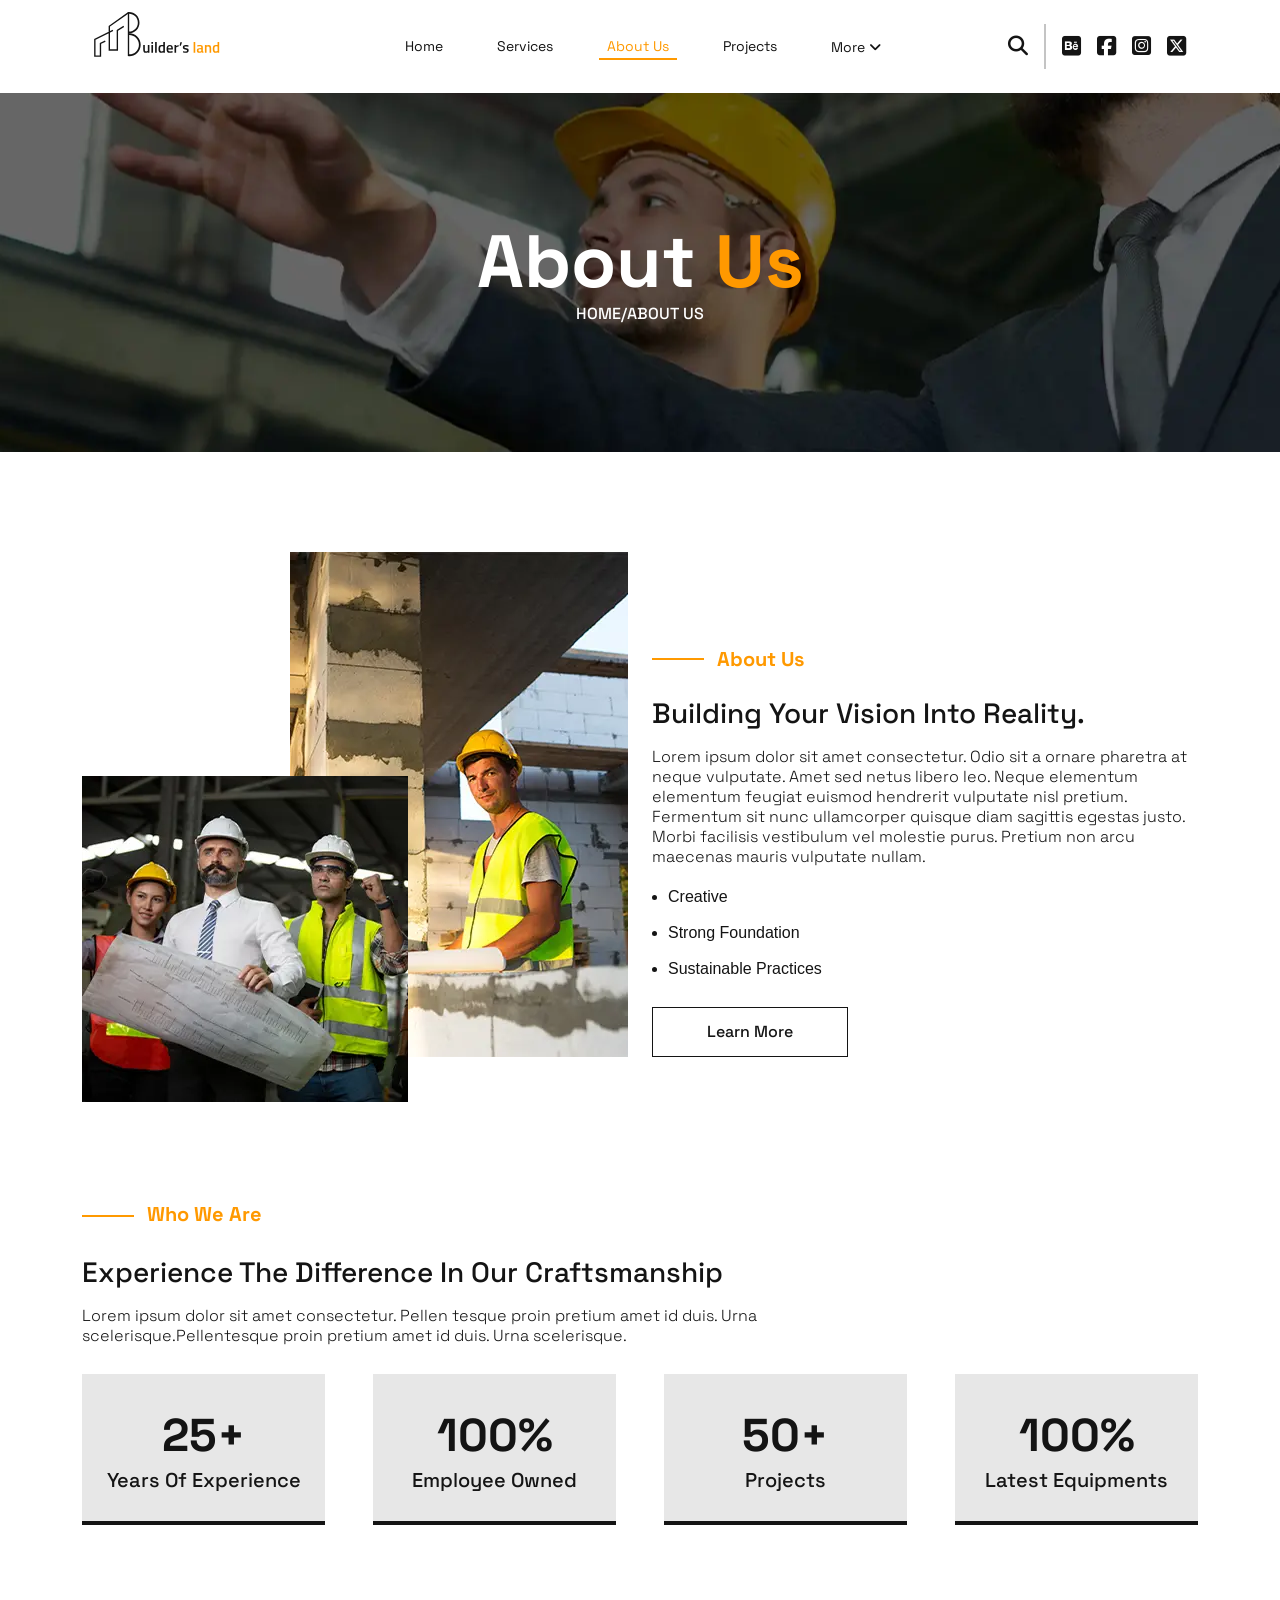
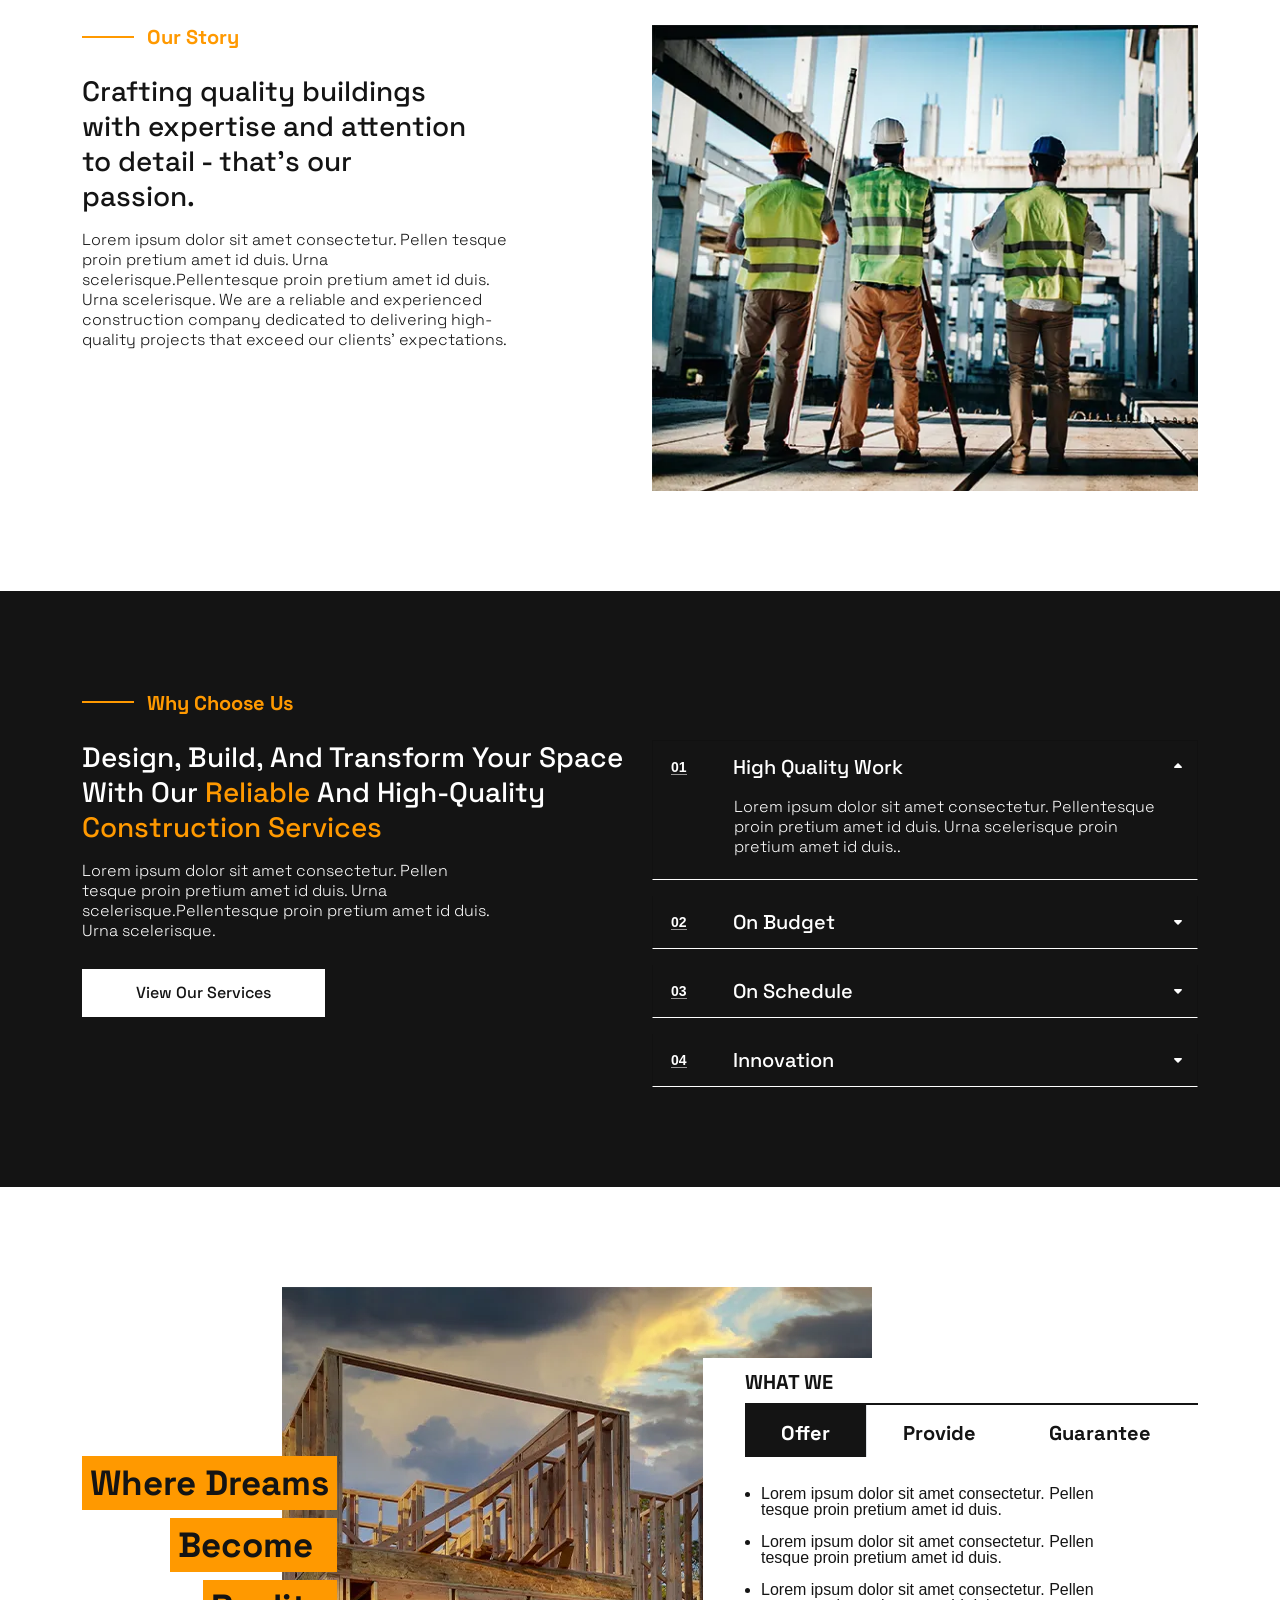
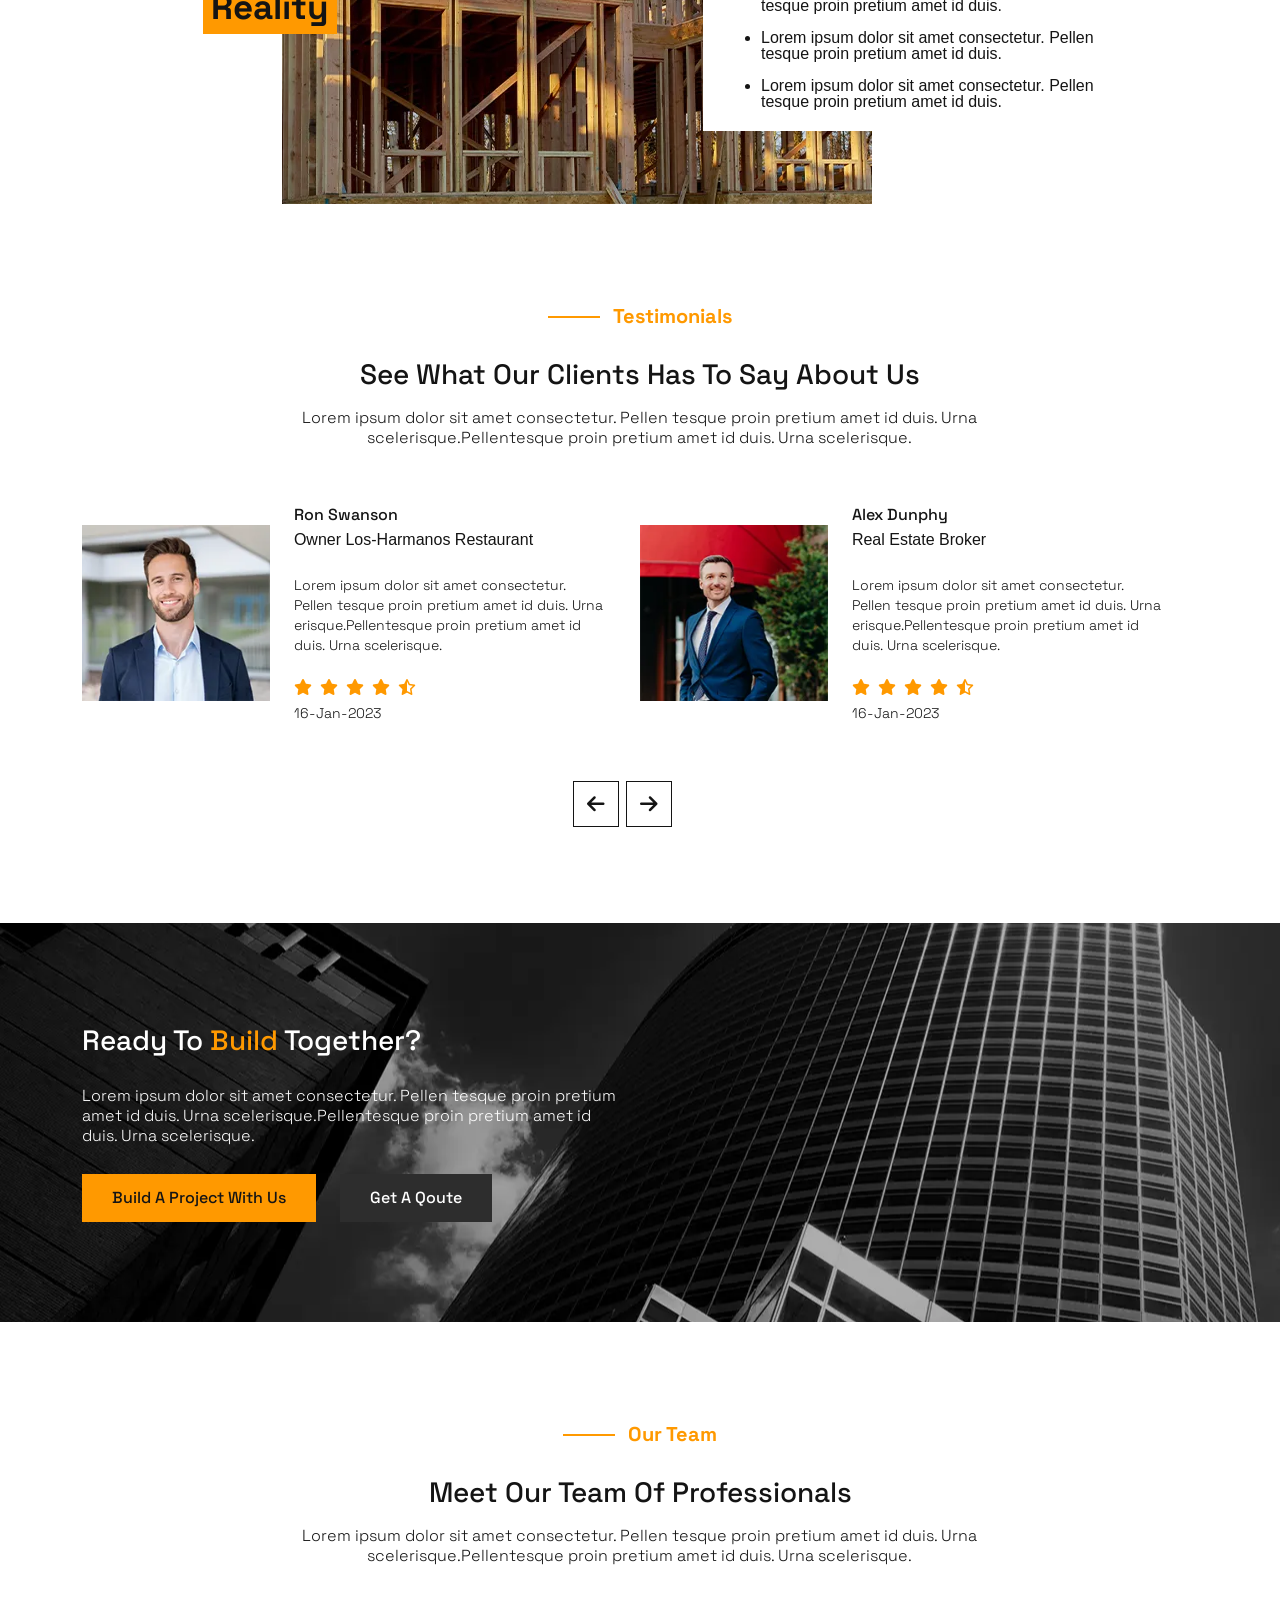
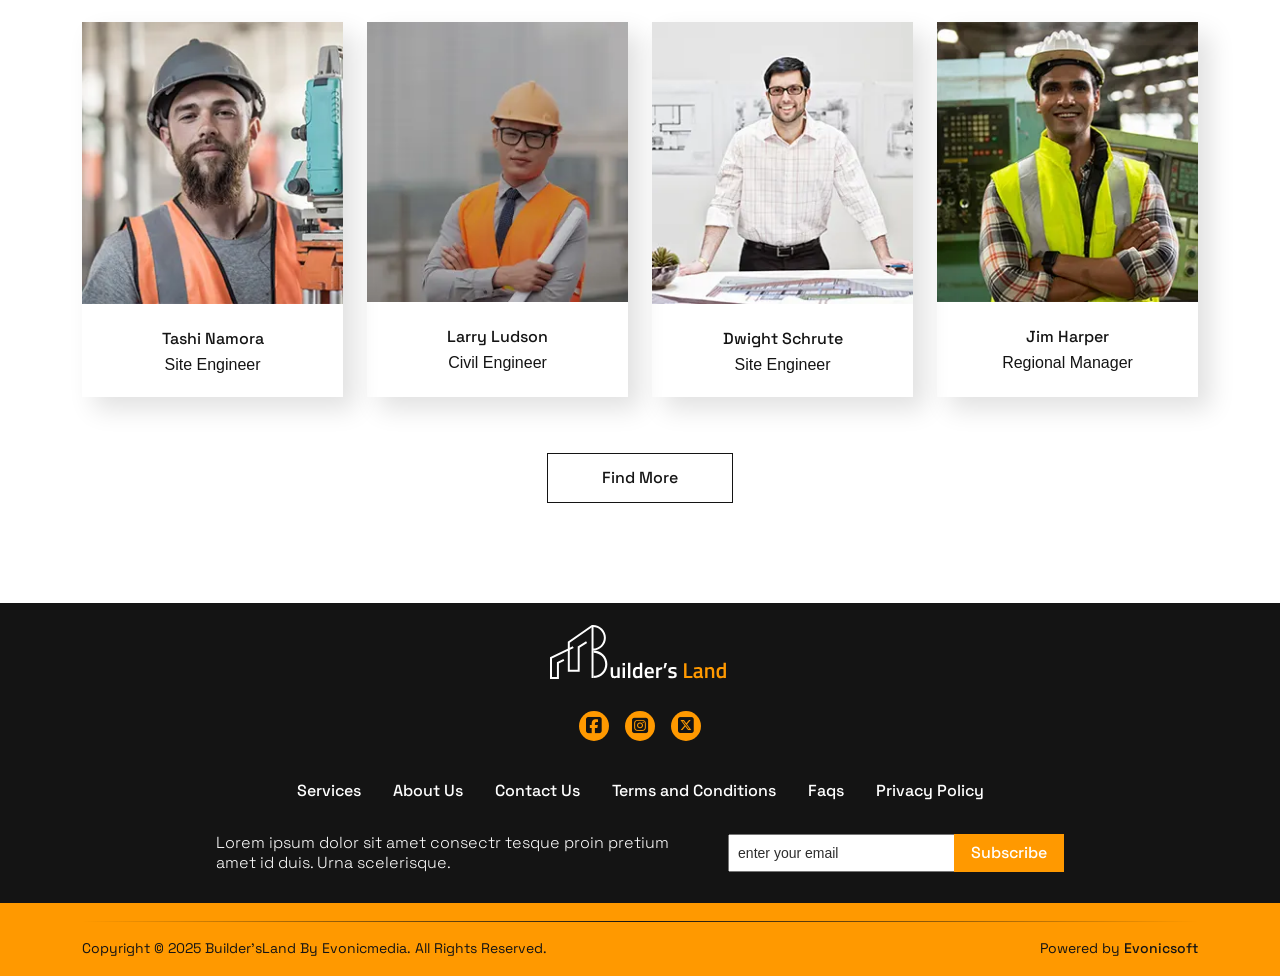
<file: buildersland-html-Developer/buildersland-html-Developer/html/about.html>
<!DOCTYPE html>
<html lang="en">

<head>
  <meta charset="UTF-8">
  <meta http-equiv="X-UA-Compatible" content="IE=edge">
  <meta name="viewport" content="width=device-width, initial-scale=1.0">

  <title>Builder's Land</title>
  <!-- favicon  -->
  <link rel="shortcut icon" href="assets/images/favicon.svg" type="image/x-icon">
  <!-- faremwork of css -->
  <link rel="stylesheet" href="assets/css/bootstrap-lib/bootstrap.min.css">
  <!-- style sheet of css -->
  <link rel="stylesheet" href="assets/css/style.css">
  <!-- Responsive sheet of css -->
  <link rel="stylesheet" href="assets/css/responsive.css">
  <!-- fonts awsome icon link  -->
  <link rel="stylesheet" href="https://cdnjs.cloudflare.com/ajax/libs/font-awesome/6.5.0/css/all.min.css">
  <!-- slick-slider link css -->
  <link rel="stylesheet" href="assets/css/slick.min.css">
  <!-- animation of css -->
  <link rel="stylesheet" href="assets/css/aos.css">
</head>

<body>
  <div class="site-wrapper">
    <!-- ======== 2.1. Header section ======== -->
    <header>
      <nav class="navbar navbar-expand-lg container">
        <div class="container-fluid justify-content-lg-start justify-content-between">
          <!-- site logo -->
          <a href="index.html" class="nav-logo p-0">
            <figure class="w-100 mb-lg-4">
              <img src="assets/images/logo.svg" alt="logo">
            </figure>
          </a>
          <!-- navigation button  -->
          <div class="d-flex gap-4 flex-row-reverse">
            <div class="d-lg-none d-block">
              <button class="menu-icon d-flex align-items-center justify-content-center" onclick="toggleMenu()">
                <i class="fas fa-bars"></i>
              </button>
            </div>
            <!-- navigation bar manu  -->
            <div class="d-flex align-items-center justify-content-end gap-lg-5 w-100">
              <div class="collapse navbar-collapse justify-content-center" id="navbarSupportedContent">
                <ul class="navbar-nav d-flex justify-content-center align-items-center">
                  <li class="nav-item">
                    <a href="index.html" class="nav-link">Home</a>
                  </li>
                  <li class="nav-item">
                    <a href="services.html" class="nav-link">Services</a>
                  </li>
                  <li class="nav-item">
                    <a href="about.html" class="nav-link active">About Us</a>
                  </li>
                  <li class="nav-item">
                    <a href="projects.html" class="nav-link">Projects</a>
                  </li>
                  <li class="dropdown">
                    <a href="#" class="nav-link d-flex gap-1">More<i class="fa-solid fa-angle-down"></i></a>

                    <ul class="dropdown-menu d-flex flex-column gap-3">
                      <li>
                        <a href="blog.html" class="dropdown-item">News and Blogs</a>
                      </li>
                      <li>
                        <a href="single-service.html" class="dropdown-item">Single Service</a>
                      </li>
                      <li>
                        <a href="faq.html" class="dropdown-item">FAQ's</a>
                      </li>
                      <li>
                        <a href="testimonial.html" class="dropdown-item">Testimonials</a>
                      </li>
                      <li>
                        <a href="contact.html" class="dropdown-item">Contact Us</a>
                      </li>
                      <li>
                        <a href="team.html" class="dropdown-item">Team</a>
                      </li>
                      <li>
                        <a href="error.html" class="dropdown-item">404</a>
                      </li>
                      <li>
                        <a href="comingSoon.html" class="dropdown-item">Coming Soon</a>
                      </li>
                    </ul>
                  </li>
                </ul>
              </div>
              <div class="d-flex align-items-center justify-content-end gap-3">
                <div class="search SearchModal" id="SearchModal">
                  <a href="#">
                    <i class="fas fa-search"></i>
                  </a>
                </div>
                <hr class="d-lg-block d-none">
                <div class="d-lg-flex flex-row gap-3 d-none">
                  <a href="#">
                    <i class="fa-brands fa-square-behance"></i>
                  </a>
                  <a href="#">
                    <i class="fa-brands fa-square-facebook"></i>
                  </a>
                  <a href="#">
                    <i class="fa-brands fa-square-instagram"></i>
                  </a>
                  <a href="#">
                    <i class="fa-brands fa-square-x-twitter"></i>
                  </a>
                </div>
              </div>
            </div>
          </div>
        </div>

        <div class="modal searchModal w-100 h-100 position-fixed justify-content-center align-items-center">
          <button class="close-btn d-flex position-absolute" id="closeSearchModal">
            &times;
          </button>
          <div class="position-relative d-flex align-items-center justify-content-cente w-50">
            <input type="text" placeholder="Search..." name="search" class="w-100">
            <button class="search-btn d-flex align-items-center justify-content-end position-absolute">
              <i class="fa-solid fa-magnifying-glass"></i>
            </button>
          </div>
        </div>
      </nav>
      <!--===== aside navigation slidebar 1 =====-->
      <aside>
        <div id="menuBar" class="menu-bar d-lg-none d-block position-fixed h-100 pt-3">
          <button class="close-icon d-flex align-items-center justify-content-center" onclick="toggleMenu()">
            <i class="fa-solid fa-xmark"></i>
          </button>
          <div>
            <ul class="menu-bar flex-column justify-content-start align-items-start gap-1 pt-4">
              <li class="nav-item">
                <a href="index.html" class="nav-link">Home</a>
              </li>
              <li class="nav-item">
                <a href="services.html" class="nav-link">Services</a>
              </li>
              <li class="nav-item">
                <a href="about.html" class="nav-link">About Us</a>
              </li>
              <li class="nav-item">
                <a href="projects.html" class="nav-link">Projects</a>
              </li>
              <li class="nav-item">
                <a href="contact.html" class="nav-link">Contact</a>
              </li>
              <li class="nav-item">
                <a href="testimonial.html" class="nav-link">Testimonials</a>
              </li>
              <li class="dropdown">
                <a href="#" class="nav-link d-flex gap-1">More<i class="fa-solid fa-angle-down"></i></a>

                <ul class="dropdown-menu d-flex flex-column gap-2">
                  <li>
                    <a href="blog.html" class="dropdown-item">News and Blogs</a>
                  </li>
                  <li>
                    <a href="single-service.html" class="dropdown-item">Single Service</a>
                  </li>
                  <li>
                    <a href="faq.html" class="dropdown-item">FAQ's</a>
                  </li>
                  <li>
                    <a href="team.html" class="dropdown-item">Team</a>
                  </li>
                  <li>
                    <a href="error.html" class="dropdown-item">404</a>
                  </li>
                  <li>
                    <a href="comingSoon.html" class="dropdown-item">Coming Soon</a>
                  </li>
                </ul>
              </li>
            </ul>
          </div>

        </div>
      </aside>
    </header>
    <!-- ======== End of 2.1. Header section ======== -->
    <!-- ======== 2.2. About-Us Hero section ======== -->
    <section class="subpage-Hero">
      <div class="container">
        <div data-aos="zoom-in" class="d-flex flex-column align-items-center text-center">
          <h1>About <span>Us</span></h1>
          <h6>HOME/ABOUT US</h6>
        </div>
      </div>
    </section>
    <!-- ======== End of 2.2. About-Us Hero section ======== -->
    <!-- ======== 2.3. About Us section ======== -->
    <section class="About">
      <div class="container">
        <div class="row">
          <div class="col-md-6">
            <div data-aos="zoom-in-up" class="position-relative">
              <figure class="position-absolute">
                <img src="assets/images/about/about-1.webp" alt="about-1" class="w-100">
              </figure>
              <div class="w-100 d-flex align-items-start justify-content-end">
                <figure>
                  <img src="assets/images/about/about-2.webp" alt="about-2" class="w-100">
                </figure>
              </div>
            </div>
          </div>
          <div class="col-md-6">
            <div data-aos="fade-down" class="d-flex flex-column justify-content-end gap-lg-4 gap-3 h-100">
              <h5 class="mini-heading">About Us</h5>
              <div class="d-flex flex-column gap-lg-3 gap-2">
                <h2>Building your vision into reality.</h2>
                <p>Lorem ipsum dolor sit amet consectetur. Odio sit a ornare pharetra at neque vulputate. Amet sed netus
                  libero leo. Neque elementum elementum feugiat euismod hendrerit vulputate nisl pretium. Fermentum sit
                  nunc ullamcorper quisque diam sagittis egestas justo. Morbi facilisis vestibulum vel molestie purus.
                  Pretium non arcu maecenas mauris vulputate nullam.</p>
                <ul class="d-flex flex-column gap-2 ps-3">
                  <li> Creative</li>
                  <li>Strong Foundation</li>
                  <li>Sustainable Practices</li>
                </ul>
              </div>
              <a href="team.html" class="hover3">Learn More</a>
            </div>
          </div>
        </div>
      </div>
    </section>
    <!-- ======== End of 2.3. About Us section ======== -->
    <!-- ======== 2.4. Experience section ======== -->
    <section class="Experience p-0">
      <div class="container">
        <div class="d-flex flex-column gap-4">
          <div data-aos="fade-down" class="d-flex flex-column gap-lg-4 gap-3 pb-1">
            <h5 class="mini-heading pb-lg-1">Who We Are</h5>
            <div class="d-flex flex-column gap-lg-3 gap-2">
              <h2>Experience The Difference In Our Craftsmanship</h2>
              <p>Lorem ipsum dolor sit amet consectetur. Pellen tesque proin pretium amet id duis. Urna
                scelerisque.Pellentesque proin pretium amet id duis. Urna scelerisque.</p>
            </div>
          </div>
          <div data-aos="zoom-in" class="row gx-xl-5 gy-md-0 gy-3">
            <div class="col-md-3">
              <div class="d-flex flex-column align-items-center text-center flex-1 gap-1 position-relative h-100">
                <h4>25+</h4>
                <h3>Years Of Experience</h3>
              </div>
            </div>
            <div class="col-md-3">
              <div class="d-flex flex-column align-items-center text-center gap-1 position-relative h-100">
                <h4>100%</h4>
                <h3>Employee Owned</h3>
              </div>
            </div>
            <div class="col-md-3">
              <div class="d-flex flex-column align-items-center text-center gap-1 position-relative h-100">
                <h4>50+</h4>
                <h3>Projects</h3>
              </div>
            </div>
            <div class="col-md-3">
              <div class="d-flex flex-column text-center align-items-center gap-1 position-relative h-100">
                <h4>100%</h4>
                <h3>Latest Equipments</h3>
              </div>
            </div>
          </div>
        </div>
      </div>
    </section>
    <!-- ======== End of 2.4. Experience section ======== -->
    <!-- ======== 2.5. Our Story section ======== -->
    <section class="Our-story">
      <div class="container">
        <div class="row gy-md-0 gy-4">
          <div class="col-md-6">
            <div data-aos="fade-down" class="d-flex flex-column gap-lg-4 gap-3">
              <h5 class="mini-heading">Our Story</h5>
              <div class="d-flex flex-column gap-lg-3 gap-2">
                <h2>Crafting quality buildings with expertise and attention to detail - that's our passion.
                </h2>
                <p>Lorem ipsum dolor sit amet consectetur. Pellen tesque proin pretium amet id duis. Urna
                  scelerisque.Pellentesque proin pretium amet id duis. Urna scelerisque. We are a reliable and
                  experienced construction company dedicated to delivering high-quality projects that exceed our
                  clients' expectations.</p>
              </div>
            </div>
          </div>
          <div class="col-md-6">
            <figure data-aos="fade-up" class="w-100">
              <img src="assets/images/about/our-story.webp" alt="our-story" class="w-100">
            </figure>
          </div>
        </div>
      </div>
    </section>
    <!-- ======== End of 2.5. Our Story section ======== -->
    <!-- ======== 2.6. Choose Us section ======== -->
    <section class="Choose-us">
      <div class="container">
        <div data-aos="fade-down" class="pb-lg-4 pb-3">
          <h5 class="mini-heading">Why Choose Us</h5>
        </div>
        <div class="row gy-lg-0 gy-md-5 gy-4">
          <div class="col-lg-6">
            <div data-aos="fade-down" class="d-flex flex-column gap-4">
              <div class="d-flex flex-column gap-lg-3 gap-2 pb-1">
                <h2>Design, Build, And Transform Your Space With Our <span>Reliable</span> And High-Quality
                  <span>Construction services</span>
                </h2>
                <p>Lorem ipsum dolor sit amet consectetur. Pellen tesque proin pretium amet id duis. Urna
                  scelerisque.Pellentesque proin pretium amet id duis. Urna scelerisque.</p>
              </div>
              <a href="services.html" class="hover2">View Our Services</a>
            </div>
          </div>
          <div class="col-lg-6">
            <div data-aos="fade-up" class="accordion d-flex flex-column gap-3" id="accordionExample">
              <div class="accordion-item">
                <div class="accordion-header">
                  <button type="button" class="accordion-button" data-bs-toggle="collapse" data-bs-target="#collapseOne"
                    aria-expanded="true" aria-controls="collapseOne">
                    High Quality Work
                  </button>
                </div>
                <div id="collapseOne" class="accordion-collapse collapse show" data-bs-parent="#accordionExample">
                  <div class="accordion-body">
                    <p>
                      Lorem ipsum dolor sit amet consectetur. Pellentesque proin pretium amet id duis. Urna scelerisque
                      proin pretium amet id duis..
                    </p>
                  </div>
                </div>
              </div>
              <div class="accordion-item">
                <div class="accordion-header">
                  <button type="button" class="accordion-button collapsed" data-bs-toggle="collapse"
                    data-bs-target="#collapseTwo" aria-expanded="false" aria-controls="collapseTwo">
                    On Budget
                  </button>
                </div>
                <div id="collapseTwo" class="accordion-collapse collapse" data-bs-parent="#accordionExample">
                  <div class="accordion-body">
                    <p>
                      Lorem ipsum dolor sit amet consectetur. Pellentesque proin pretium amet id duis. Urna scelerisque
                      proin pretium amet id duis..
                    </p>
                  </div>
                </div>
              </div>
              <div class="accordion-item">
                <div class="accordion-header">
                  <button type="button" class="accordion-button collapsed" data-bs-toggle="collapse"
                    data-bs-target="#collapseThree" aria-expanded="false" aria-controls="collapseThree">
                    On Schedule
                  </button>
                </div>
                <div id="collapseThree" class="accordion-collapse collapse" data-bs-parent="#accordionExample">
                  <div class="accordion-body">
                    <p>
                      Lorem ipsum dolor sit amet consectetur. Pellentesque proin pretium amet id duis. Urna scelerisque
                      proin pretium amet id duis..
                    </p>
                  </div>
                </div>
              </div>
              <div class="accordion-item">
                <div class="accordion-header">
                  <button type="button" class="accordion-button  collapsed" data-bs-toggle="collapse"
                    data-bs-target="#collapseFour" aria-expanded="false" aria-controls="collapseFour">
                    Innovation
                  </button>
                </div>
                <div id="collapseFour" class="accordion-collapse collapse" data-bs-parent="#accordionExample">
                  <div class="accordion-body">
                    <p>
                      Lorem ipsum dolor sit amet consectetur. Pellentesque proin pretium amet id duis. Urna scelerisque
                      proin pretium amet id duis..
                    </p>
                  </div>
                </div>
              </div>
            </div>
          </div>
        </div>
      </div>
    </section>
    <!-- ======== End of 2.6. Choose Us section ======== -->
    <!-- ======== 2.7. Our Commitment section ======== -->
    <section class="Commitment m-auto">
      <div class="container">
        <div data-aos="fade-up" class="d-flex flex-lg-row flex-column position-relative">
          <div class="d-flex pb-md-0 pb-3">
            <div class="d-flex flex-column align-items-end justify-content-center gap-2">
              <span class="px-2">Where Dreams</span>
              <span class="ps-2 pe-4">Become</span>
              <span class="px-2">Reality</span>
            </div>
            <div class="position-relative d-flex align-items-center justify-content-md-center justify-content-end">
              <figure>
                <img src="assets/images/index/commitment-1.webp" alt="commitment-1" class="w-100">
              </figure>
            </div>
          </div>
          <div class="position-absolute">
            <h5 class="fw-bold pb-2">WHAT WE</h5>
            <ul class="nav nav-tabs">
              <li class="nav-item">
                <a class="nav-link active" id="offer-tab" data-bs-toggle="tab" href="#offer">Offer</a>
              </li>
              <li class="nav-item">
                <a class="nav-link" id="provide-tab" data-bs-toggle="tab" href="#provide">Provide</a>
              </li>
              <li class="nav-item">
                <a class="nav-link" id="guarantee-tab" data-bs-toggle="tab" href="#guarantee">Guarantee</a>
              </li>
            </ul>

            <div class="tab-content">
              <div class="tab-pane fade show active" id="offer">
                <ul class="d-flex flex-column gap-sm-3 gap-2">
                  <li>Lorem ipsum dolor sit amet consectetur. Pellen tesque proin pretium amet id duis.</li>
                  <li>Lorem ipsum dolor sit amet consectetur. Pellen tesque proin pretium amet id duis.</li>
                  <li>Lorem ipsum dolor sit amet consectetur. Pellen tesque proin pretium amet id duis.</li>
                  <li>Lorem ipsum dolor sit amet consectetur. Pellen tesque proin pretium amet id duis.</li>
                  <li>Lorem ipsum dolor sit amet consectetur. Pellen tesque proin pretium amet id duis.</li>
                </ul>
              </div>
              <div class="tab-pane fade" id="provide">
                <ul class="d-flex flex-column gap-sm-3 gap-2">
                  <li>Lorem ipsum dolor sit amet consectetur. Pellen tesque proin pretium amet id duis.</li>
                  <li>Lorem ipsum dolor sit amet consectetur. Pellen tesque proin pretium amet id duis.</li>
                  <li>Lorem ipsum dolor sit amet consectetur. Pellen tesque proin pretium amet id duis.</li>
                  <li>Lorem ipsum dolor sit amet consectetur. Pellen tesque proin pretium amet id duis.</li>
                  <li>Lorem ipsum dolor sit amet consectetur. Pellen tesque proin pretium amet id duis.</li>
                </ul>
              </div>
              <div class="tab-pane fade" id="guarantee">
                <ul class="d-flex flex-column gap-sm-3 gap-2">
                  <li>Lorem ipsum dolor sit amet consectetur. Pellen tesque proin pretium amet id duis.</li>
                  <li>Lorem ipsum dolor sit amet consectetur. Pellen tesque proin pretium amet id duis.</li>
                  <li>Lorem ipsum dolor sit amet consectetur. Pellen tesque proin pretium amet id duis.</li>
                  <li>Lorem ipsum dolor sit amet consectetur. Pellen tesque proin pretium amet id duis.</li>
                  <li>Lorem ipsum dolor sit amet consectetur. Pellen tesque proin pretium amet id duis.</li>
                </ul>
              </div>
            </div>
          </div>
        </div>
      </div>
    </section>
    <!-- ======== End of 2.7. Our Commitment section ======== -->
    <!-- ======== 2.8. Testimonials section ======== -->
    <section class="Testimonials">
      <div class="container">
        <div class="d-flex flex-column gap-lg-5 gap-4">
          <div data-aos="fade-down" class="d-flex flex-column align-items-center text-center gap-lg-4 gap-3 pb-2">
            <h5 class="mini-heading pb-lg-1">Testimonials</h5>
            <div class="d-flex flex-column align-items-center gap-lg-3 gap-2">
              <h2>See what our clients has to say about us</h2>
              <p>Lorem ipsum dolor sit amet consectetur. Pellen tesque proin pretium amet id duis. Urna
                scelerisque.Pellentesque proin pretium amet id duis. Urna scelerisque.</p>
            </div>
          </div>
          <div data-aos="fade-up" class="TestimonialSlider">
            <div class="d-flex flex-sm-row flex-column align-items-center gap-4">
              <figure class="w-100">
                <img src="assets/images/index/testimonial-1.webp" alt="testimonial-1" class="w-100 h-100">
              </figure>
              <div class="d-flex flex-column gap-xl-4 gap-3">
                <div class="d-flex flex-column gap-1">
                  <h6>Ron Swanson</h6>
                  <span>Owner Los-Harmanos Restaurant</span>
                </div>
                <p>Lorem ipsum dolor sit amet consectetur. Pellen tesque proin pretium amet id duis. Urna
                  erisque.Pellentesque proin pretium amet id duis. Urna scelerisque.</p>
                <div class="d-flex flex-column gap-2">
                  <div class="d-flex flex-row gap-2">
                    <i class="fa-solid fa-star"></i>
                    <i class="fa-solid fa-star"></i>
                    <i class="fa-solid fa-star"></i>
                    <i class="fa-solid fa-star"></i>
                    <i class="fa-regular fa-star-half-stroke"></i>
                  </div>
                  <p>16-Jan-2023</p>
                </div>
              </div>
            </div>
            <div class="d-flex flex-sm-row flex-column align-items-center gap-4">
              <figure class="w-100">
                <img src="assets/images/index/testimonial-2.webp" alt="testimonial-2" class="w-100 h-100">
              </figure>
              <div class="d-flex flex-column gap-xl-4 gap-3">
                <div class="d-flex flex-column gap-1">
                  <h6>Alex Dunphy</h6>
                  <span>Real Estate Broker</span>
                </div>
                <p>Lorem ipsum dolor sit amet consectetur. Pellen tesque proin pretium amet id duis. Urna
                  erisque.Pellentesque proin pretium amet id duis. Urna scelerisque.</p>
                <div class="d-flex flex-column gap-2">
                  <div class="d-flex flex-row gap-2">
                    <i class="fa-solid fa-star"></i>
                    <i class="fa-solid fa-star"></i>
                    <i class="fa-solid fa-star"></i>
                    <i class="fa-solid fa-star"></i>
                    <i class="fa-regular fa-star-half-stroke"></i>
                  </div>
                  <p>16-Jan-2023</p>
                </div>
              </div>
            </div>
            <div class="d-flex flex-sm-row flex-column align-items-center gap-4">
              <figure class="w-100">
                <img src="assets/images/index/testimonial-1.webp" alt="testimonial-1" class="w-100 h-100">
              </figure>
              <div class="d-flex flex-column gap-xl-4 gap-3">
                <div class="d-flex flex-column gap-1">
                  <h6>Ron Swanson</h6>
                  <span>Owner Los-Harmanos Restaurant</span>
                </div>
                <p>Lorem ipsum dolor sit amet consectetur. Pellen tesque proin pretium amet id duis. Urna
                  erisque.Pellentesque proin pretium amet id duis. Urna scelerisque.</p>
                <div class="d-flex flex-column gap-2">
                  <div class="d-flex flex-row gap-2">
                    <i class="fa-solid fa-star"></i>
                    <i class="fa-solid fa-star"></i>
                    <i class="fa-solid fa-star"></i>
                    <i class="fa-solid fa-star"></i>
                    <i class="fa-regular fa-star-half-stroke"></i>
                  </div>
                  <p>16-Jan-2023</p>
                </div>
              </div>
            </div>
          </div>
        </div>
      </div>
    </section>
    <!-- ======== End of 2.8. Testimonials section ======== -->
    <!-- ======== 2.9. Build section ======== -->
    <section class="Build">
      <div class="container">
        <div data-aos="fade-up" class="d-flex flex-column gap-lg-4 gap-2">
          <h2>Ready To <span>Build</span> Together?</h2>
          <p class="py-1">Lorem ipsum dolor sit amet consectetur. Pellen tesque proin pretium amet id duis. Urna
            scelerisque.Pellentesque proin pretium amet id duis. Urna scelerisque.</p>
          <div class="d-flex flex-sm-row flex-column gap-sm-4 gap-3 pt-lg-0 pt-3">
            <a href="contact.html" class="hover1">Build A Project With Us</a>
            <a href="contact.html">Get A Qoute</a>
          </div>
        </div>
      </div>
    </section>
    <!-- ======== End of 2.9. Build section ======== -->
    <!-- ======== 2.10. Our Team section ======== -->
    <section class="Team">
      <div class="container">
        <div data-aos="fade-up" class="d-flex flex-column align-items-center gap-lg-5 gap-4">
          <div class="d-flex flex-column align-items-center text-center gap-lg-4 gap-3">
            <h5 class="mini-heading pb-lg-1">Our Team</h5>
            <div class="d-flex flex-column align-items-center gap-lg-3 gap-2 pb-md-2">
              <h2>Meet Our Team of professionals</h2>
              <p>Lorem ipsum dolor sit amet consectetur. Pellen tesque proin pretium amet id duis. Urna
                scelerisque.Pellentesque proin pretium amet id duis. Urna scelerisque.</p>
            </div>
          </div>
          <div class="row gy-lg-0 gy-md-5 gy-4">
            <div class="col-lg-3 col-md-4">
              <div class="d-flex flex-column align-items-center gap-4 position-relative overflow-hidden">
                <figure class="w-100 overflow-hidden">
                  <img src="assets/images/index/team-1.webp" alt="team-1" class="w-100">
                </figure>
                <div class="d-flex flex-column align-items-center gap-2">
                  <h6>Tashi Namora</h6>
                  <span>Site Engineer</span>
                </div>

                <div class="d-flex flex-column gap-xl-4 gap-md-3 gap-4 position-absolute">
                  <a href="#" class="d-flex align-items-center justify-content-center">
                    <i class="fa-brands fa-square-behance"></i>
                  </a>
                  <a href="#" class="d-flex align-items-center justify-content-center">
                    <i class="fa-brands fa-square-instagram"></i>
                  </a>
                  <a href="#" class="d-flex align-items-center justify-content-center">
                    <i class="fa-brands fa-square-facebook"></i>
                  </a>
                  <a href="#" class="d-flex align-items-center justify-content-center">
                    <i class="fa-brands fa-square-x-twitter"></i>
                  </a>
                </div>
              </div>
            </div>
            <div class="col-lg-3 col-md-4">
              <div class="d-flex flex-column align-items-center gap-4 position-relative overflow-hidden">
                <figure class="w-100 overflow-hidden">
                  <img src="assets/images/index/team-2.webp" alt="team-2" class="w-100">
                </figure>
                <div class="d-flex flex-column align-items-center gap-2">
                  <h6>Larry Ludson</h6>
                  <span>Civil Engineer</span>
                </div>

                <div class="d-flex flex-column gap-xl-4 gap-3 position-absolute">
                  <a href="#" class="d-flex align-items-center justify-content-center">
                    <i class="fa-brands fa-square-behance"></i>
                  </a>
                  <a href="#" class="d-flex align-items-center justify-content-center">
                    <i class="fa-brands fa-square-instagram"></i>
                  </a>
                  <a href="#" class="d-flex align-items-center justify-content-center">
                    <i class="fa-brands fa-square-facebook"></i>
                  </a>
                  <a href="#" class="d-flex align-items-center justify-content-center">
                    <i class="fa-brands fa-square-x-twitter"></i>
                  </a>
                </div>
              </div>
            </div>
            <div class="col-lg-3 col-md-4">
              <div class="d-flex flex-column align-items-center gap-4 position-relative overflow-hidden">
                <figure class="w-100 overflow-hidden">
                  <img src="assets/images/index/team-3.webp" alt="team-3" class="w-100">
                </figure>
                <div class="d-flex flex-column align-items-center gap-2">
                  <h6>Dwight Schrute</h6>
                  <span>Site Engineer</span>
                </div>

                <div class="d-flex flex-column gap-xl-4 gap-3 position-absolute">
                  <a href="#" class="d-flex align-items-center justify-content-center">
                    <i class="fa-brands fa-square-behance"></i>
                  </a>
                  <a href="#" class="d-flex align-items-center justify-content-center">
                    <i class="fa-brands fa-square-instagram"></i>
                  </a>
                  <a href="#" class="d-flex align-items-center justify-content-center">
                    <i class="fa-brands fa-square-facebook"></i>
                  </a>
                  <a href="#" class="d-flex align-items-center justify-content-center">
                    <i class="fa-brands fa-square-x-twitter"></i>
                  </a>
                </div>
              </div>
            </div>
            <div class="col-lg-3 col-md-4">
              <div class="d-flex flex-column align-items-center gap-4 position-relative overflow-hidden">
                <figure class="w-100 overflow-hidden">
                  <img src="assets/images/index/team-4.webp" alt="team-4" class="w-100">
                </figure>
                <div class="d-flex flex-column align-items-center gap-2">
                  <h6>Jim Harper</h6>
                  <span>Regional Manager</span>
                </div>

                <div class="d-flex flex-column gap-xl-4 gap-3 position-absolute">
                  <a href="#" class="d-flex align-items-center justify-content-center">
                    <i class="fa-brands fa-square-behance"></i>
                  </a>
                  <a href="#" class="d-flex align-items-center justify-content-center">
                    <i class="fa-brands fa-square-instagram"></i>
                  </a>
                  <a href="#" class="d-flex align-items-center justify-content-center">
                    <i class="fa-brands fa-square-facebook"></i>
                  </a>
                  <a href="#" class="d-flex align-items-center justify-content-center">
                    <i class="fa-brands fa-square-x-twitter"></i>
                  </a>
                </div>
              </div>
            </div>
          </div>
          <div class="pt-2">
            <a href="team.html" class="hover3">Find More</a>
          </div>
        </div>
      </div>
    </section>
    <!-- ======== End of 2.10. Our Team section ======== -->
    <!-- ======== 2.11. Footer section ======== -->
    <footer>
      <div class="container">
        <div class="d-flex flex-column align-items-center gap-md-4 gap-3">
          <figure>
            <img src="assets/images/footer-logo.svg" alt="footer-logo">
          </figure>
          <div class="d-flex flex-row gap-3 py-2">
            <a href="#" class="d-flex align-items-center justify-content-center">
              <i class="fa-brands fa-square-facebook"></i>
            </a>
            <a href="#" class="d-flex align-items-center justify-content-center">
              <i class="fa-brands fa-square-instagram"></i>
            </a>
            <a href="#" class="d-flex align-items-center justify-content-center">
              <i class="fa-brands fa-square-x-twitter"></i>
            </a>
          </div>
          <ul
            class="d-flex flex-md-row flex-column flex-wrap justify-content-center align-items-center">
            <li class="nav-item">
              <a href="services.html" class="nav-link">Services</a>
            </li>
            <li class="nav-item">
              <a href="about.html" class="nav-link">About Us</a>
            </li>
            <li class="nav-item">
              <a href="contact.html" class="nav-link">Contact Us</a>
            </li>
            <li class="nav-item">
              <a href="about.html" class="nav-link">Terms and Conditions</a>
            </li>
            <li class="nav-item">
              <a href="faq.html" class="nav-link">Faqs</a>
            </li>
            <li class="nav-item">
              <a href="index.html" class="nav-link">Privacy Policy</a>
            </li>
          </ul>
          <div class="d-flex align-items-center justify-content-between">
            <p>Lorem ipsum dolor sit amet consectr tesque proin pretium amet id duis. Urna scelerisque.</p>
            <form class="d-flex flex-row align-items-center" id="footerForm">
              <input type="email" name="email" id="email" placeholder="enter your email" required>
              <button type="submit" class="hover1" id="open-footerModal">Subscribe</button>
            </form>
            <div id="footerModal">
              <div class="d-flex flex-column align-items-center text-center">
                <figure>
                  <img src="assets/images/icons/form-submit-gif.gif" alt="form-gif" class="w-100">
                </figure>
                <h2>Details Submitted!</h2>
                <p class="pt-3 pb-5 px-5 text-center w-100">
                  Thank you for subscribing to our newsletter.
                </p>
                <button id="dismiss-footerModal" class="hover1">
                  Dismiss
                </button>
              </div>
            </div>
            <div class="modal-overlay"></div>
          </div>
        </div>
      </div>
    </footer>
    <div class="Copyright">
      <div class="container">
        <div class="my-auto"></div>
        <div
          class="d-flex flex-md-row flex-column align-items-center justify-content-between gap-md-0 gap-1 pt-3 text-md-start text-center">
          <p>Copyright &copy; 2025 Builder’sLand By Evonicmedia. All Rights Reserved.</p>
          <p>Powered by <span>Evonicsoft</span></p>
        </div>
      </div>
    </div>
    <!-- ======== End of 2.11. Footer section ======== -->
  </div>



  <!-- bootstrap min javascript -->
  <script src="assets/js/javascript-lib/bootstrap.min.js"></script>
  <!-- j Query -->
  <script src="assets/js/jquery.js"></script>
  <!-- slick slider js -->
  <script src="assets/js/slick.min.js"></script>
  <!-- main javascript -->
  <script src="assets/js/custom.js"></script>
  <!-- animation from javascript -->
  <script src="assets/js/aos.js"></script>
  <script>
    AOS.init({
      once: true,
      duration: 1500,
    });
  </script>
</body>

</html>
</file>
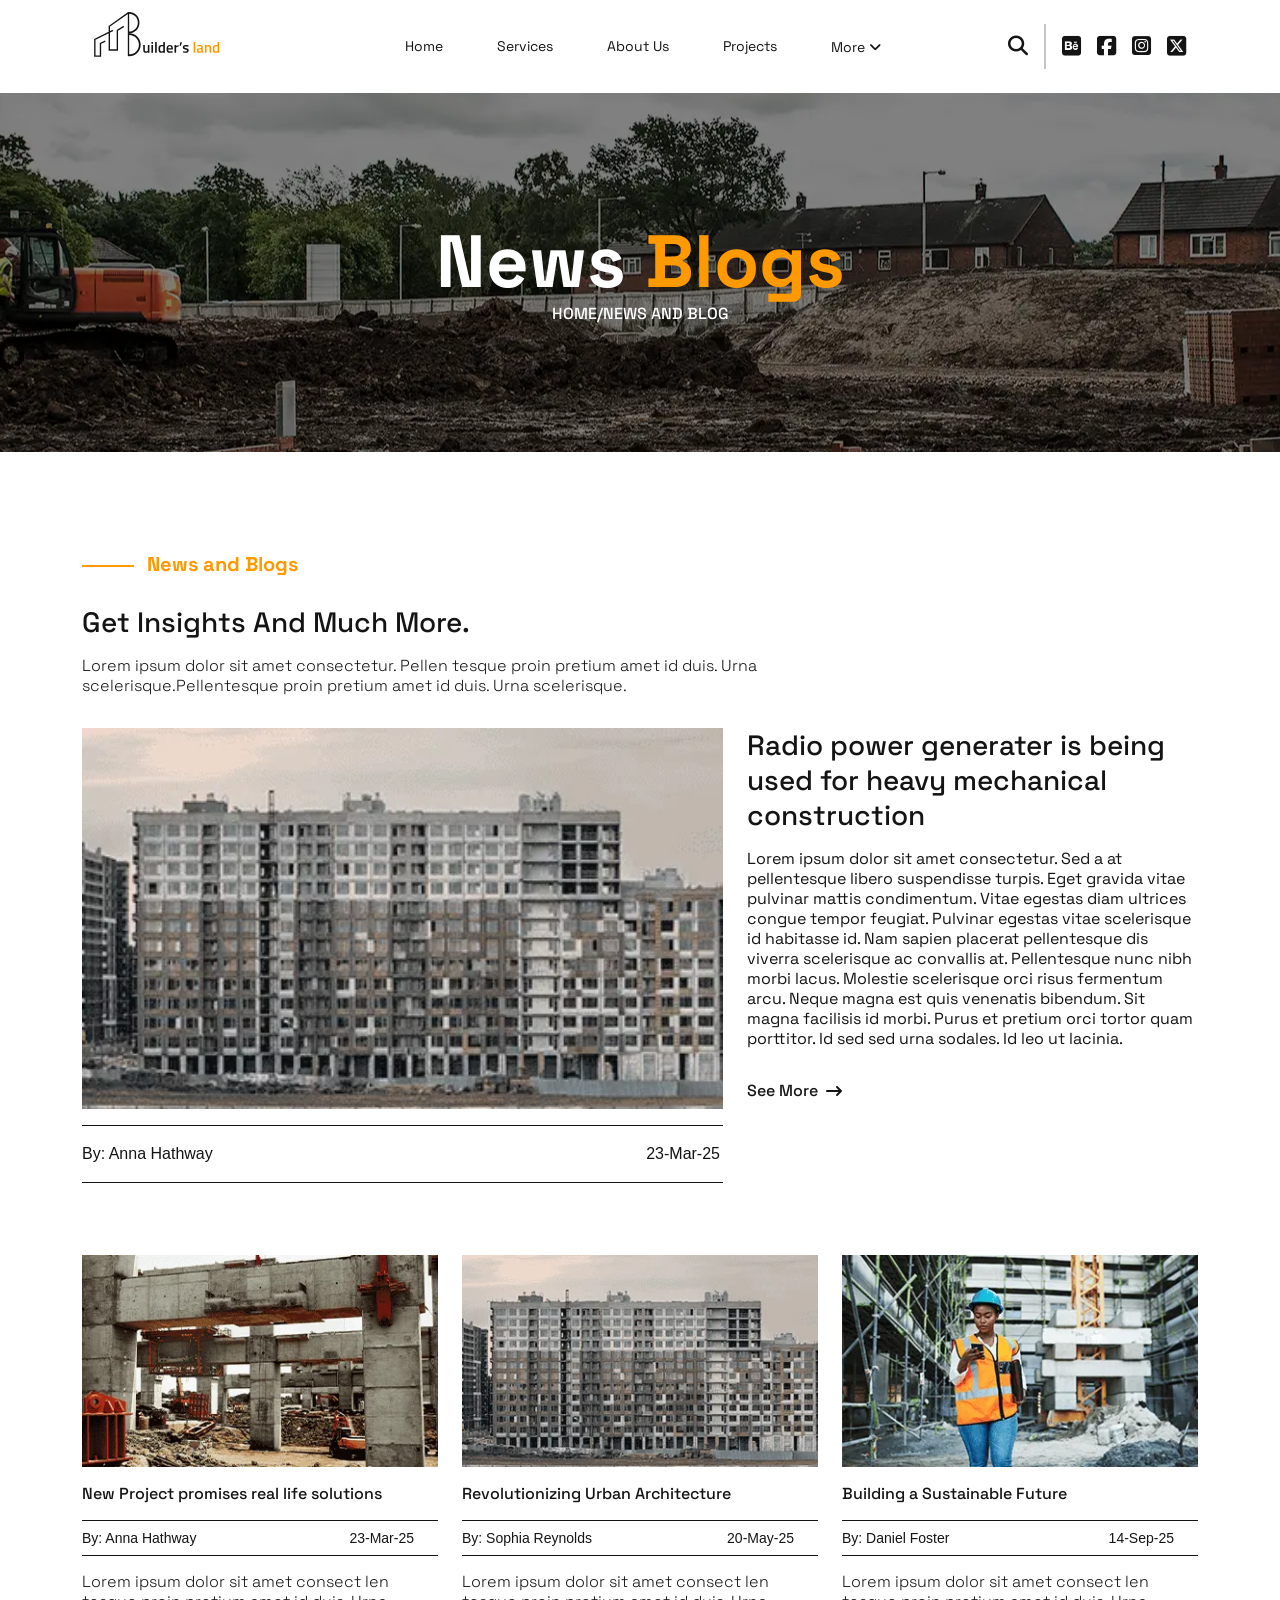
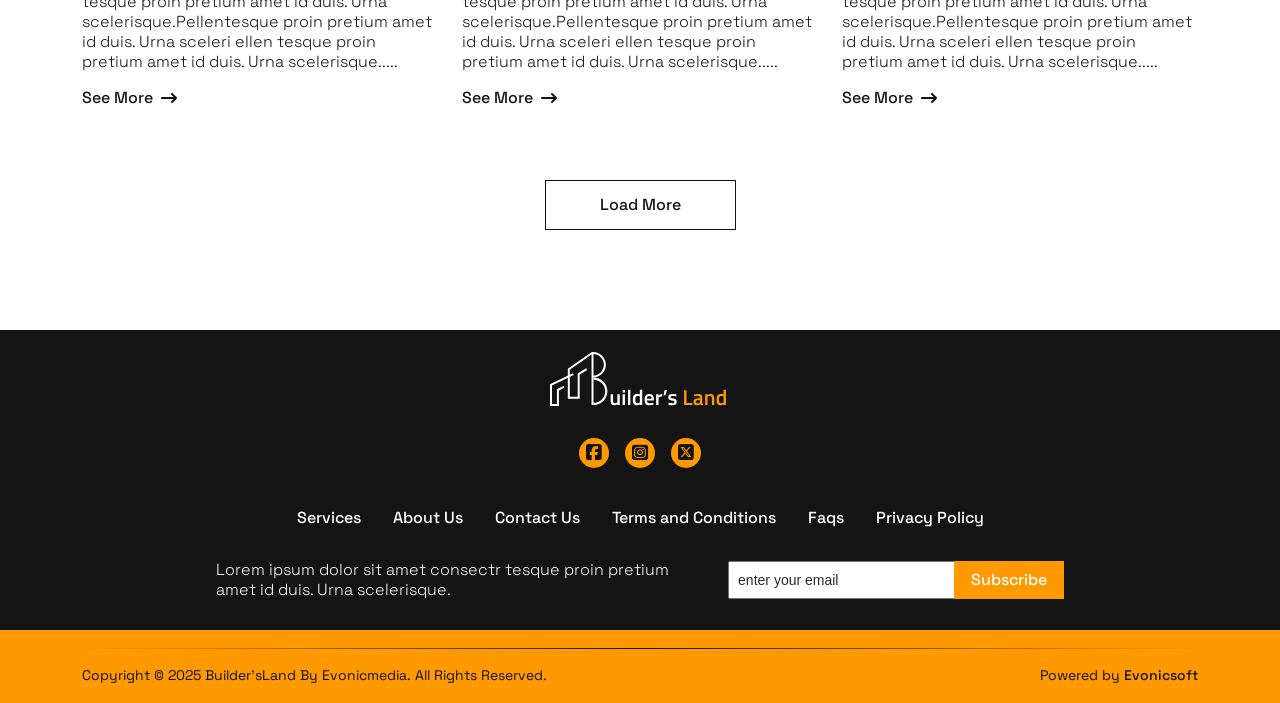
<file: buildersland-html-Developer/buildersland-html-Developer/html/blog.html>
<!DOCTYPE html>
<html lang="en">

<head>
  <meta charset="UTF-8">
  <meta http-equiv="X-UA-Compatible" content="IE=edge">
  <meta name="viewport" content="width=device-width, initial-scale=1.0">

  <title>Builder's Land</title>
  <!-- favicon  -->
  <link rel="shortcut icon" href="assets/images/favicon.svg" type="image/x-icon">
  <!-- faremwork of css -->
  <link rel="stylesheet" href="assets/css/bootstrap-lib/bootstrap.min.css">
  <!-- style sheet of css -->
  <link rel="stylesheet" href="assets/css/style.css">
  <!-- Responsive sheet of css -->
  <link rel="stylesheet" href="assets/css/responsive.css">
  <!-- fonts awsome icon link  -->
  <link rel="stylesheet" href="https://cdnjs.cloudflare.com/ajax/libs/font-awesome/6.5.0/css/all.min.css">
  <!-- animation of css -->
  <link rel="stylesheet" href="assets/css/aos.css">
</head>

<body>
  <div class="site-wrapper">
    <!-- ======== 4.1. Header section ======== -->
    <header>
      <nav class="navbar navbar-expand-lg container">
        <div class="container-fluid justify-content-lg-start justify-content-between">
          <!-- site logo -->
          <a href="index.html" class="nav-logo p-0">
            <figure class="w-100 mb-lg-4">
              <img src="assets/images/logo.svg" alt="logo">
            </figure>
          </a>
          <!-- navigation button  -->
          <div class="d-flex gap-4 flex-row-reverse">
            <div class="d-lg-none d-block">
              <button class="menu-icon d-flex align-items-center justify-content-center" onclick="toggleMenu()">
                <i class="fas fa-bars"></i>
              </button>
            </div>
            <!-- navigation bar manu  -->
            <div class="d-flex align-items-center justify-content-end gap-lg-5 w-100">
              <div class="collapse navbar-collapse justify-content-center" id="navbarSupportedContent">
                <ul class="navbar-nav d-flex justify-content-center align-items-center">
                  <li class="nav-item">
                    <a href="index.html" class="nav-link">Home</a>
                  </li>
                  <li class="nav-item">
                    <a href="services.html" class="nav-link">Services</a>
                  </li>
                  <li class="nav-item">
                    <a href="about.html" class="nav-link">About Us</a>
                  </li>
                  <li class="nav-item">
                    <a href="projects.html" class="nav-link">Projects</a>
                  </li>
                  <li class="dropdown">
                    <a href="#" class="nav-link d-flex gap-1">More<i class="fa-solid fa-angle-down"></i></a>

                    <ul class="dropdown-menu d-flex flex-column gap-3">
                      <li>
                        <a href="blog.html" class="dropdown-item active">News and Blogs</a>
                      </li>
                      <li>
                        <a href="single-service.html" class="dropdown-item">Single Service</a>
                      </li>
                      <li>
                        <a href="faq.html" class="dropdown-item">FAQ's</a>
                      </li>
                      <li>
                        <a href="testimonial.html" class="dropdown-item">Testimonials</a>
                      </li>
                      <li>
                        <a href="contact.html" class="dropdown-item">Contact Us</a>
                      </li>
                      <li>
                        <a href="team.html" class="dropdown-item">Team</a>
                      </li>
                      <li>
                        <a href="error.html" class="dropdown-item">404</a>
                      </li>
                      <li>
                        <a href="comingSoon.html" class="dropdown-item">Coming Soon</a>
                      </li>
                    </ul>
                  </li>
                </ul>
              </div>
              <div class="d-flex align-items-center justify-content-end gap-3">
                <div class="search SearchModal" id="SearchModal">
                  <a href="#">
                    <i class="fas fa-search"></i>
                  </a>
                </div>
                <hr class="d-lg-block d-none">
                <div class="d-lg-flex flex-row gap-3 d-none">
                  <a href="#">
                    <i class="fa-brands fa-square-behance"></i>
                  </a>
                  <a href="#">
                    <i class="fa-brands fa-square-facebook"></i>
                  </a>
                  <a href="#">
                    <i class="fa-brands fa-square-instagram"></i>
                  </a>
                  <a href="#">
                    <i class="fa-brands fa-square-x-twitter"></i>
                  </a>
                </div>
              </div>
            </div>
          </div>
        </div>

        <div class="modal searchModal w-100 h-100 position-fixed justify-content-center align-items-center">
          <button class="close-btn d-flex position-absolute" id="closeSearchModal">
            &times;
          </button>
          <div class="position-relative d-flex align-items-center justify-content-cente w-50">
            <input type="text" placeholder="Search..." name="search" class="w-100">
            <button class="search-btn d-flex align-items-center justify-content-end position-absolute">
              <i class="fa-solid fa-magnifying-glass"></i>
            </button>
          </div>
        </div>
      </nav>
      <!--===== aside navigation slidebar 1 =====-->
      <aside>
        <div id="menuBar" class="menu-bar d-lg-none d-block position-fixed h-100 pt-3">
          <button class="close-icon d-flex align-items-center justify-content-center" onclick="toggleMenu()">
            <i class="fa-solid fa-xmark"></i>
          </button>
          <div>
            <ul class="menu-bar flex-column justify-content-start align-items-start gap-1 pt-4">
              <li class="nav-item">
                <a href="index.html" class="nav-link">Home</a>
              </li>
              <li class="nav-item">
                <a href="services.html" class="nav-link">Services</a>
              </li>
              <li class="nav-item">
                <a href="about.html" class="nav-link">About Us</a>
              </li>
              <li class="nav-item">
                <a href="projects.html" class="nav-link">Projects</a>
              </li>
              <li class="nav-item">
                <a href="contact.html" class="nav-link">Contact</a>
              </li>
              <li class="nav-item">
                <a href="testimonial.html" class="nav-link">Testimonials</a>
              </li>
              <li class="dropdown">
                <a href="#" class="nav-link d-flex gap-1">More<i class="fa-solid fa-angle-down"></i></a>

                <ul class="dropdown-menu d-flex flex-column gap-2">
                  <li>
                    <a href="blog.html" class="dropdown-item">News and Blogs</a>
                  </li>
                  <li>
                    <a href="single-service.html" class="dropdown-item">Single Service</a>
                  </li>
                  <li>
                    <a href="faq.html" class="dropdown-item">FAQ's</a>
                  </li>
                  <li>
                    <a href="team.html" class="dropdown-item">Team</a>
                  </li>
                  <li>
                    <a href="error.html" class="dropdown-item">404</a>
                  </li>
                  <li>
                    <a href="comingSoon.html" class="dropdown-item">Coming Soon</a>
                  </li>
                </ul>
              </li>
            </ul>
          </div>

        </div>
      </aside>
    </header>
    <!-- ======== End of 4.1. Header section ======== -->
    <!-- ======== 4.2. Blog Hero section ======== -->
    <section class="subpage-Hero blog-hero">
      <div class="container">
        <div data-aos="zoom-in" class="d-flex flex-column align-items-center text-center">
          <h1>News <span>Blogs</span></h1>
          <h6>HOME/NEWS AND BLOG</h6>
        </div>
      </div>
    </section>
    <!-- ======== End of 4.2. Blog Hero section ======== -->
    <!-- ======== 4.3. Blogs section ======== -->
    <section class="Blogs my-auto">
      <div class="container">
        <div data-aos="fade-up" class="d-flex flex-column gap-lg-4 gap-3">
          <div class="d-flex flex-column gap-lg-4 gap-3">
            <h5 class="mini-heading pb-lg-1">News and Blogs</h5>
            <div class="d-flex flex-column gap-lg-3 gap-2 pb-md-2">
              <h2>Get Insights And Much More.</h2>
              <p>Lorem ipsum dolor sit amet consectetur. Pellen tesque proin pretium amet id duis. Urna
                scelerisque.Pellentesque proin pretium amet id duis. Urna scelerisque.</p>
            </div>
          </div>
          <div class="row gy-md-5 gy-4">
            <div class="col-xl-7 col-md-6">
              <div class="d-flex flex-column gap-3 pb-lg-4">
                <figure class="w-100">
                  <img src="assets/images/blogs/blog-2.webp" alt="blog-4" class="w-100">
                </figure>
                <div class="d-flex align-items-center justify-content-between">
                  <span>By: Anna Hathway</span>
                  <span>23-Mar-25</span>
                </div>
              </div>
            </div>
            <div class="col-xl-5 col-md-6">
              <div class="d-flex flex-column gap-md-3 gap-2 pb-lg-4">
                <h2>Radio power generater is being used for heavy mechanical construction</h2>
                <p class="pb-lg-3 pb-md-0 pb-2">Lorem ipsum dolor sit amet consectetur. Sed a at pellentesque libero
                  suspendisse turpis. Eget
                  gravida vitae pulvinar mattis condimentum. Vitae egestas diam ultrices congue tempor feugiat.
                  Pulvinar egestas vitae scelerisque id habitasse id. Nam sapien placerat pellentesque dis viverra
                  scelerisque ac convallis at. Pellentesque nunc nibh morbi lacus. Molestie scelerisque orci risus
                  fermentum arcu. Neque magna est quis venenatis bibendum. Sit magna facilisis id morbi. Purus et
                  pretium orci tortor quam porttitor. Id sed sed urna sodales. Id leo ut lacinia.</p>
                <a href="blog.html" class="d-flex align-items-center gap-2">See More <i
                    class="fa-solid fa-arrow-right-long"></i></a>
              </div>
            </div>
            <div class="col-md-4">
              <div data-aos="fade-up" class="d-flex flex-column gap-3 h-100">
                <figure class="w-100">
                  <img src="assets/images/blogs/blog-1.webp" alt="blog-1" class="w-100">
                </figure>
                <div class="d-flex flex-column gap-3 flex-grow-1">
                  <div>
                    <h6 class="pb-3">New Project promises real life solutions</h6>
                    <div class="d-flex align-items-center justify-content-between">
                      <span>By: Anna Hathway</span>
                      <span>23-Mar-25</span>
                    </div>
                  </div>
                  <p class="flex-grow-1">Lorem ipsum dolor sit amet consect
                    len tesque proin pretium amet id duis. Urna scelerisque.Pellentesque proin pretium amet id duis.
                    Urna
                    sceleri ellen tesque proin pretium amet id duis. Urna scelerisque.....</p>
                  <a href="blog.html" class="d-flex align-items-center gap-2">See More <i
                      class="fa-solid fa-arrow-right-long"></i></a>
                </div>
              </div>
            </div>
            <div class="col-md-4">
              <div data-aos="fade-up" class="d-flex flex-column gap-3 h-100">
                <figure class="w-100">
                  <img src="assets/images/blogs/blog-2.webp" alt="blog-2" class="w-100">
                </figure>
                <div class="d-flex flex-column gap-3 flex-grow-1">
                  <div>
                    <h6 class="pb-3">Revolutionizing Urban Architecture</h6>
                    <div class="d-flex align-items-center justify-content-between">
                      <span>By: Sophia Reynolds</span>
                      <span>20-May-25</span>
                    </div>
                  </div>
                  <p class="flex-grow-1">Lorem ipsum dolor sit amet consect
                    len tesque proin pretium amet id duis. Urna scelerisque.Pellentesque proin pretium amet id duis.
                    Urna
                    sceleri ellen tesque proin pretium amet id duis. Urna scelerisque.....</p>
                  <a href="blog.html" class="d-flex align-items-center gap-2">See More <i
                      class="fa-solid fa-arrow-right-long"></i></a>
                </div>
              </div>
            </div>
            <div class="col-md-4">
              <div data-aos="fade-up" class="d-flex flex-column gap-3 h-100">
                <figure class="w-100">
                  <img src="assets/images/blogs/blog-3.webp" alt="blog-3" class="w-100">
                </figure>
                <div class="d-flex flex-column gap-3 flex-grow-1">
                  <div>
                    <h6 class="pb-3">Building a Sustainable Future</h6>
                    <div class="d-flex align-items-center justify-content-between">
                      <span>By: Daniel Foster</span>
                      <span>14-Sep-25</span>
                    </div>
                  </div>
                  <p class="flex-grow-1">Lorem ipsum dolor sit amet consect
                    len tesque proin pretium amet id duis. Urna scelerisque.Pellentesque proin pretium amet id duis.
                    Urna
                    sceleri ellen tesque proin pretium amet id duis. Urna scelerisque.....</p>
                  <a href="blog.html" class="d-flex align-items-center gap-2">See More <i
                      class="fa-solid fa-arrow-right-long"></i></a>
                </div>
              </div>
            </div>
            <div class="d-flex justify-content-center pt-lg-4">
              <a href="blog.html" class="hover3">Load More</a>
            </div>
          </div>
        </div>
      </div>
    </section>
    <!-- ======== End of 4.3. Blogs section ======== -->
    <!-- ======== 8.15. Footer section ======== -->
    <footer>
      <div class="container">
        <div class="d-flex flex-column align-items-center gap-md-4 gap-3">
          <figure>
            <img src="assets/images/footer-logo.svg" alt="footer-logo">
          </figure>
          <div class="d-flex flex-row gap-3 py-2">
            <a href="#" class="d-flex align-items-center justify-content-center">
              <i class="fa-brands fa-square-facebook"></i>
            </a>
            <a href="#" class="d-flex align-items-center justify-content-center">
              <i class="fa-brands fa-square-instagram"></i>
            </a>
            <a href="#" class="d-flex align-items-center justify-content-center">
              <i class="fa-brands fa-square-x-twitter"></i>
            </a>
          </div>
          <ul class="d-flex flex-md-row flex-column flex-wrap justify-content-center align-items-center">
            <li class="nav-item">
              <a href="services.html" class="nav-link">Services</a>
            </li>
            <li class="nav-item">
              <a href="about.html" class="nav-link">About Us</a>
            </li>
            <li class="nav-item">
              <a href="contact.html" class="nav-link">Contact Us</a>
            </li>
            <li class="nav-item">
              <a href="about.html" class="nav-link">Terms and Conditions</a>
            </li>
            <li class="nav-item">
              <a href="faq.html" class="nav-link">Faqs</a>
            </li>
            <li class="nav-item">
              <a href="index.html" class="nav-link">Privacy Policy</a>
            </li>
          </ul>
          <div class="d-flex align-items-center justify-content-between">
            <p>Lorem ipsum dolor sit amet consectr tesque proin pretium amet id duis. Urna scelerisque.</p>
            <form class="d-flex flex-row align-items-center" id="footerForm">
              <input type="email" name="email" id="email" placeholder="enter your email" required>
              <button type="submit" class="hover1" id="open-footerModal">Subscribe</button>
            </form>
            <div id="footerModal">
              <div class="d-flex flex-column align-items-center text-center">
                <figure>
                  <img src="assets/images/icons/form-submit-gif.gif" alt="form-gif" class="w-100">
                </figure>
                <h2>Details Submitted!</h2>
                <p class="pt-3 pb-5 px-5 text-center w-100">
                  Thank you for subscribing to our newsletter.
                </p>
                <button id="dismiss-footerModal" class="hover1">
                  Dismiss
                </button>
              </div>
            </div>
            <div class="modal-overlay"></div>
          </div>
        </div>
      </div>
    </footer>
    <div class="Copyright">
      <div class="container">
        <div class="my-auto"></div>
        <div
          class="d-flex flex-md-row flex-column align-items-center justify-content-between gap-md-0 gap-1 pt-3 text-md-start text-center">
          <p>Copyright &copy; 2025 Builder’sLand By Evonicmedia. All Rights Reserved.</p>
          <p>Powered by <span>Evonicsoft</span></p>
        </div>
      </div>
    </div>
    <!-- ======== End of 8.15. Footer section ======== -->
  </div>


  <!-- bootstrap min javascript -->
  <script src="assets/js/javascript-lib/bootstrap.min.js"></script>
  <!-- main javascript -->
  <script src="assets/js/custom.js"></script>
  <!-- animation from javascript -->
  <script src="assets/js/aos.js"></script>
  <script>
    AOS.init({
      once: true,
      duration: 1500,
    });
  </script>
</body>
</html>
</file>
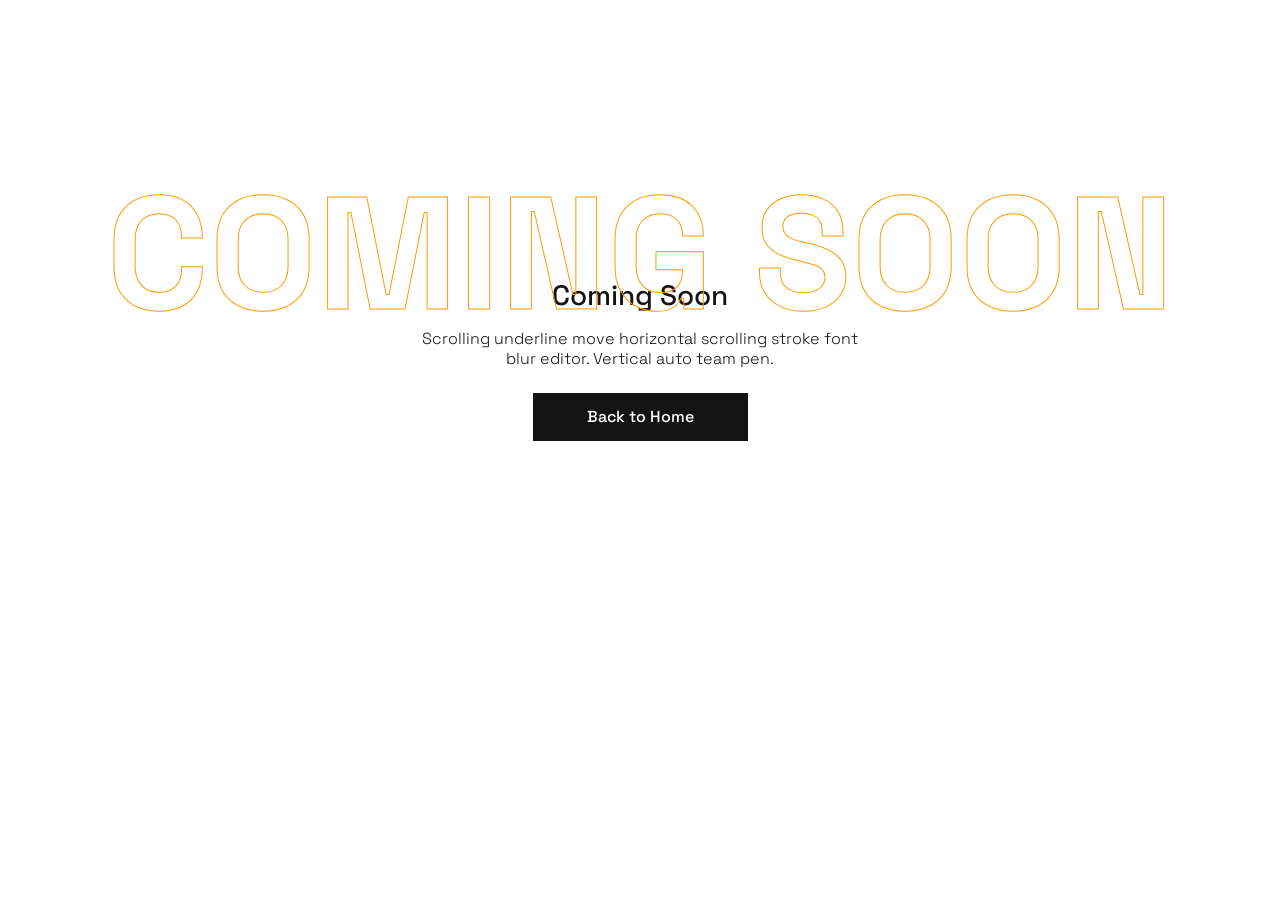
<file: buildersland-html-Developer/buildersland-html-Developer/html/comingsoon.html>
<!DOCTYPE html>
<html lang="en">

<head>
  <meta charset="UTF-8">
  <meta http-equiv="X-UA-Compatible" content="IE=edge">
  <meta name="viewport" content="width=device-width, initial-scale=1.0">

  <title>Builder's Land</title>
  <!-- favicon  -->
  <link rel="shortcut icon" href="assets/images/favicon.svg" type="image/x-icon">
  <!-- faremwork of css -->
  <link rel="stylesheet" href="assets/css/bootstrap-lib/bootstrap.min.css">
  <!-- style sheet of css -->
  <link rel="stylesheet" href="assets/css/style.css">
  <!-- Responsive sheet of css -->
  <link rel="stylesheet" href="assets/css/responsive.css">
  <!-- fonts awsome icon link  -->
  <link rel="stylesheet" href="https://cdnjs.cloudflare.com/ajax/libs/font-awesome/6.5.0/css/all.min.css">
  <!-- animation of css -->
  <link rel="stylesheet" href="assets/css/aos.css">
</head>
<body>
  <div class="site-wrapper">
    <!-- ======== 12.1. Error 404 section ======== -->
    <section class="Coming-soon Error">
      <div class="container">
        <div data-aos="fade-up" class="d-flex flex-column align-items-center position-relative">
          <h1 class="position-relative">COMING SOON</h1>
          <div class="d-flex flex-column align-items-center justify-content-center text-center gap-md-3 gap-2">
            <h2>Coming Soon</h2>
            <p class="pb-2">
              Scrolling underline move horizontal scrolling stroke font blur editor. Vertical auto team pen.
            </p>
            <a href="index.html" class="hover4">Back to Home</a>
          </div>
        </div>
      </div>
    </section>
    <!-- ======== End of 12.1. Error 404 section ======== -->
  </div>

  <!-- bootstrap min javascript -->
  <script src="assets/js/javascript-lib/bootstrap.min.js"></script>
  <!-- main javascript -->
  <script src="assets/js/custom.js"></script>
  <!-- animation from javascript -->
  <script src="assets/js/aos.js"></script>
  <script>
    AOS.init({
      once: true,
      duration: 1500,
    });
  </script>
</body>

</html>
</file>
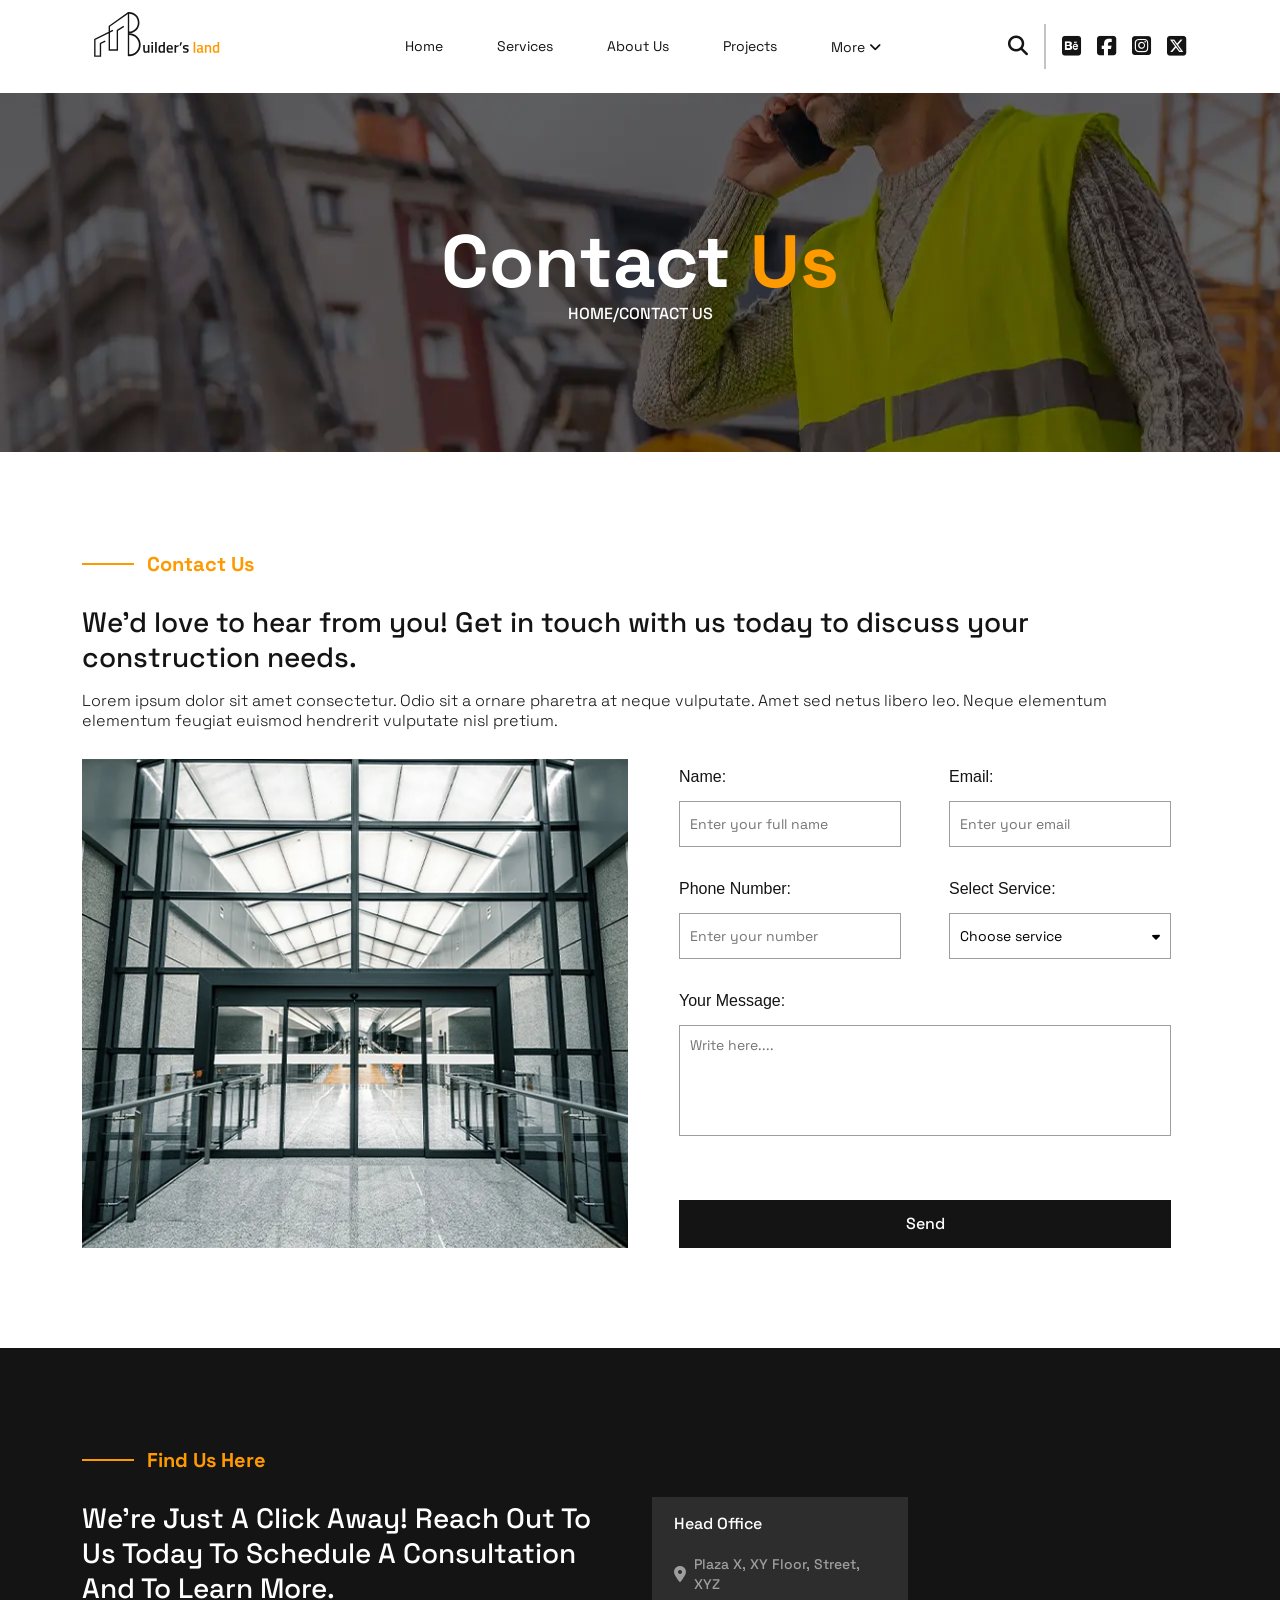
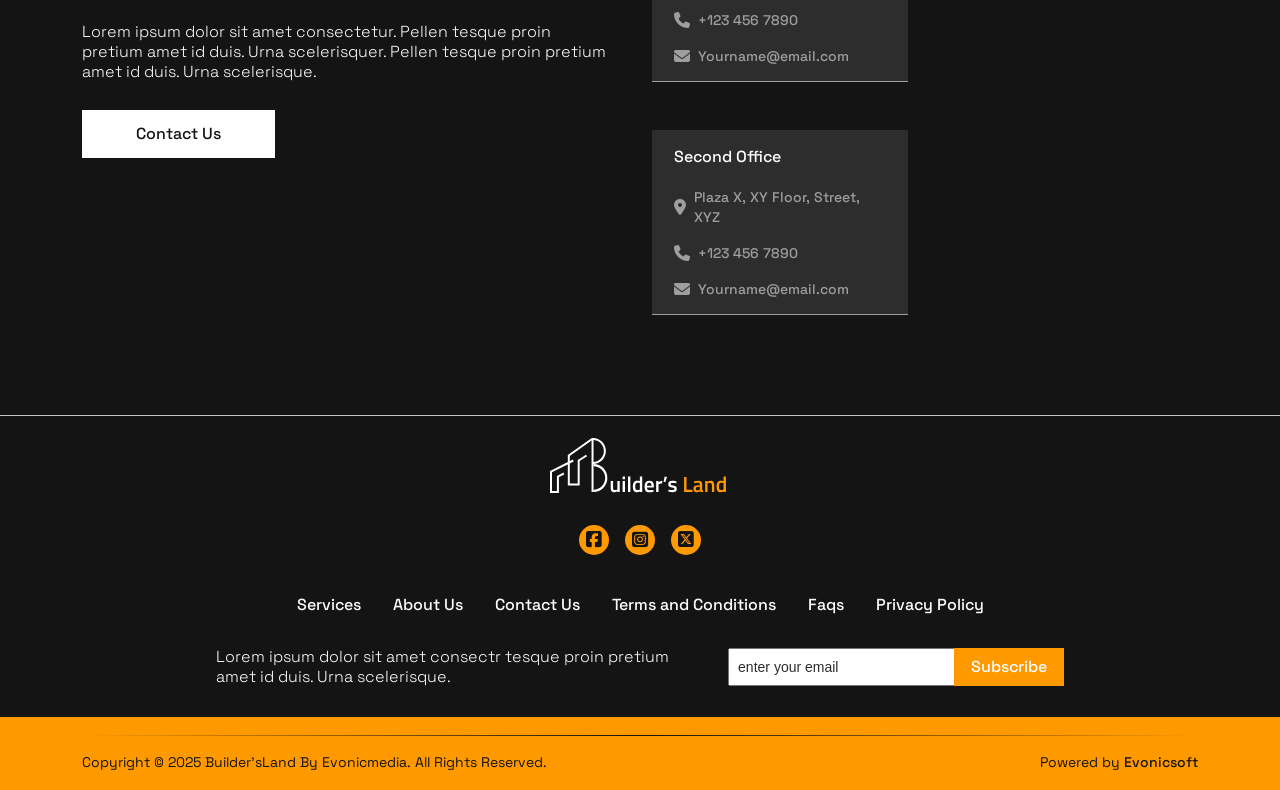
<file: buildersland-html-Developer/buildersland-html-Developer/html/contact.html>
<!DOCTYPE html>
<html lang="en">

<head>
  <meta charset="UTF-8">
  <meta http-equiv="X-UA-Compatible" content="IE=edge">
  <meta name="viewport" content="width=device-width, initial-scale=1.0">

  <title>Builder's Land</title>
  <!-- favicon  -->
  <link rel="shortcut icon" href="assets/images/favicon.svg" type="image/x-icon">
  <!-- faremwork of css -->
  <link rel="stylesheet" href="assets/css/bootstrap-lib/bootstrap.min.css">
  <!-- style sheet of css -->
  <link rel="stylesheet" href="assets/css/style.css">
  <!-- Responsive sheet of css -->
  <link rel="stylesheet" href="assets/css/responsive.css">
  <!-- fonts awsome icon link  -->
  <link rel="stylesheet" href="https://cdnjs.cloudflare.com/ajax/libs/font-awesome/6.5.0/css/all.min.css">
  <!-- animation of css -->
  <link rel="stylesheet" href="assets/css/aos.css">
</head>

<body>
  <div class="site-wrapper">
    <!-- ======== 3.1. Header section ======== -->
    <header>
      <nav class="navbar navbar-expand-lg container">
        <div class="container-fluid justify-content-lg-start justify-content-between">
          <!-- site logo -->
          <a href="index.html" class="nav-logo p-0">
            <figure class="w-100 mb-lg-4">
              <img src="assets/images/logo.svg" alt="logo">
            </figure>
          </a>
          <!-- navigation button  -->
          <div class="d-flex gap-4 flex-row-reverse">
            <div class="d-lg-none d-block">
              <button class="menu-icon d-flex align-items-center justify-content-center" onclick="toggleMenu()">
                <i class="fas fa-bars"></i>
              </button>
            </div>
            <!-- navigation bar manu  -->
            <div class="d-flex align-items-center justify-content-end gap-lg-5 w-100">
              <div class="collapse navbar-collapse justify-content-center" id="navbarSupportedContent">
                <ul class="navbar-nav d-flex justify-content-center align-items-center">
                  <li class="nav-item">
                    <a href="index.html" class="nav-link">Home</a>
                  </li>
                  <li class="nav-item">
                    <a href="services.html" class="nav-link">Services</a>
                  </li>
                  <li class="nav-item">
                    <a href="about.html" class="nav-link">About Us</a>
                  </li>
                  <li class="nav-item">
                    <a href="projects.html" class="nav-link">Projects</a>
                  </li>
                  <li class="dropdown">
                    <a href="#" class="nav-link d-flex gap-1">More<i class="fa-solid fa-angle-down"></i></a>

                    <ul class="dropdown-menu d-flex flex-column gap-3">
                      <li>
                        <a href="blog.html" class="dropdown-item">News and Blogs</a>
                      </li>
                      <li>
                        <a href="single-service.html" class="dropdown-item">Single Service</a>
                      </li>
                      <li>
                        <a href="faq.html" class="dropdown-item">FAQ's</a>
                      </li>
                      <li>
                        <a href="testimonial.html" class="dropdown-item">Testimonials</a>
                      </li>
                      <li>
                        <a href="contact.html" class="dropdown-item active">Contact Us</a>
                      </li>
                      <li>
                        <a href="team.html" class="dropdown-item">Team</a>
                      </li>
                      <li>
                        <a href="error.html" class="dropdown-item">404</a>
                      </li>
                      <li>
                        <a href="comingSoon.html" class="dropdown-item">Coming Soon</a>
                      </li>
                    </ul>
                  </li>
                </ul>
              </div>
              <div class="d-flex align-items-center justify-content-end gap-3">
                <div class="search SearchModal" id="SearchModal">
                  <a href="#">
                    <i class="fas fa-search"></i>
                  </a>
                </div>
                <hr class="d-lg-block d-none">
                <div class="d-lg-flex flex-row gap-3 d-none">
                  <a href="#">
                    <i class="fa-brands fa-square-behance"></i>
                  </a>
                  <a href="#">
                    <i class="fa-brands fa-square-facebook"></i>
                  </a>
                  <a href="#">
                    <i class="fa-brands fa-square-instagram"></i>
                  </a>
                  <a href="#">
                    <i class="fa-brands fa-square-x-twitter"></i>
                  </a>
                </div>
              </div>
            </div>
          </div>
        </div>

        <div class="modal searchModal w-100 h-100 position-fixed justify-content-center align-items-center">
          <button class="close-btn d-flex position-absolute" id="closeSearchModal">
            &times;
          </button>
          <div class="position-relative d-flex align-items-center justify-content-cente w-50">
            <input type="text" placeholder="Search..." name="search" class="w-100">
            <button class="search-btn d-flex align-items-center justify-content-end position-absolute">
              <i class="fa-solid fa-magnifying-glass"></i>
            </button>
          </div>
        </div>
      </nav>
      <!--===== aside navigation slidebar 1 =====-->
      <aside>
        <div id="menuBar" class="menu-bar d-lg-none d-block position-fixed h-100 pt-3">
          <button class="close-icon d-flex align-items-center justify-content-center" onclick="toggleMenu()">
            <i class="fa-solid fa-xmark"></i>
          </button>
          <div>
            <ul class="menu-bar flex-column justify-content-start align-items-start gap-1 pt-4">
              <li class="nav-item">
                <a href="index.html" class="nav-link">Home</a>
              </li>
              <li class="nav-item">
                <a href="services.html" class="nav-link">Services</a>
              </li>
              <li class="nav-item">
                <a href="about.html" class="nav-link">About Us</a>
              </li>
              <li class="nav-item">
                <a href="projects.html" class="nav-link">Projects</a>
              </li>
              <li class="nav-item">
                <a href="contact.html" class="nav-link">Contact</a>
              </li>
              <li class="nav-item">
                <a href="testimonial.html" class="nav-link">Testimonials</a>
              </li>
              <li class="dropdown">
                <a href="#" class="nav-link d-flex gap-1">More<i class="fa-solid fa-angle-down"></i></a>

                <ul class="dropdown-menu d-flex flex-column gap-2">
                  <li>
                    <a href="blog.html" class="dropdown-item">News and Blogs</a>
                  </li>
                  <li>
                    <a href="single-service.html" class="dropdown-item">Single Service</a>
                  </li>
                  <li>
                    <a href="faq.html" class="dropdown-item">FAQ's</a>
                  </li>
                  <li>
                    <a href="team.html" class="dropdown-item">Team</a>
                  </li>
                  <li>
                    <a href="error.html" class="dropdown-item">404</a>
                  </li>
                  <li>
                    <a href="comingSoon.html" class="dropdown-item">Coming Soon</a>
                  </li>
                </ul>
              </li>
            </ul>
          </div>

        </div>
      </aside>
    </header>
    <!-- ======== End of 3.1. Header section ======== -->
    <!-- ======== 3.2. Contact-US Hero section ======== -->
    <section class="subpage-Hero Contact">
      <div class="container">
        <div data-aos="zoom-in" class="d-flex flex-column align-items-center text-center">
          <h1>Contact <span>Us</span></h1>
          <h6>HOME/CONTACT US</h6>
        </div>
      </div>
    </section>
    <!-- ======== End of 3.2. Contact-Us Hero section ======== -->
    <!-- ======== 3.3. Contact Us section ======== -->
    <section class="Contact-us">
      <div class="container">
        <div data-aos="fade" class="d-flex flex-column gap-lg-4 gap-3 pb-4">
          <h5 class="mini-heading">Contact Us</h5>
          <div class="d-flex flex-column gap-lg-3 gap-2 py-1">
            <h2>
              We'd love to hear from you! Get in touch with us today to
              discuss your construction needs.
            </h2>
            <p>
              Lorem ipsum dolor sit amet consectetur. Odio sit a ornare
              pharetra at neque vulputate. Amet sed netus libero leo. Neque
              elementum elementum feugiat euismod hendrerit vulputate nisl
              pretium.
            </p>
          </div>
        </div>
        <div class="row gy-md-0 gy-4">
          <div class="col-md-6">
            <figure data-aos="zoom-in-up" class="w-100 h-100">
              <img src="assets/images/contact-us/contact-us.webp" alt="contact-us" class="w-100 h-100">
            </figure>
          </div>
          <div class="col-md-6">
            <div data-aos="fade-down" class="d-flex align-items-end justify-content-center h-100">
              <form class="ContactForm" id="ContactForm">
                <div class="d-flex flex-column gap-xl-5 gap-4">
                  <div class="d-flex flex-column gap-md-4 gap-3">
                    <div class="d-flex flex-md-row flex-column gap-xl-5 gap-lg-4 gap-3">
                      <div class="d-flex flex-column gap-sm-3 gap-2">
                        <label for="userName">Name:</label>
                        <input type="text" name="userName" id="userName" placeholder="Enter your full name" required>
                      </div>
                      <div class="d-flex flex-column gap-sm-3 gap-2">
                        <label for="email">Email:</label>
                        <input type="email" id="email" placeholder="Enter your email" required>
                      </div>
                    </div>
                    <div class="d-flex flex-md-row flex-column gap-xl-5 gap-lg-4 gap-3">
                      <div class="d-flex flex-column gap-sm-3 gap-2">
                        <label for="phone">Phone Number:</label>
                        <input type="tel" name="phone" id="phone" pattern="^03[0-9]{9}$" maxlength="11"
                          placeholder="Enter your number" required>
                      </div>
                      <div class="d-flex flex-column gap-sm-3 gap-2">
                        <label for="services">Select Service:</label>
                        <select id="services" required>
                          <option value="" disabled selected>
                            Choose service
                          </option>
                          <option value="construction-service">
                            Construction Services
                          </option>
                          <option value="architectural-design">
                            Architectural Design
                          </option>
                          <option value="Interior-designing">
                            Interior Designing
                          </option>
                          <option value="real-esate-consultation">
                            Real Estate Consultation
                          </option>
                          <option value="property-valuation">
                            Property Valuation
                          </option>
                        </select>
                      </div>
                    </div>
                    <div class="d-flex flex-column gap-sm-3 gap-2">
                      <label for="message">Your Message:</label>
                      <textarea id="message" placeholder="Write here...." required></textarea>
                    </div>
                  </div>
                  <button type="submit" class="hover4" id="open-ContactModal">Send</button>
                </div>
              </form>
              <div id="ContactModal">
                <div class="d-flex flex-column align-items-center text-center">
                  <figure>
                    <img src="assets/images/icons/form-submit-gif.gif" alt="form-gif" class="w-100">
                  </figure>
                  <h2>Details Submitted!</h2>
                  <p class="pt-3 pb-5 px-5 text-center w-100">
                    Thank you, <span id="userNameDisplay"></span>! Your
                    message has been sent.
                  </p>
                  <button id="dismiss-ContactModal" class="hover1">
                    Dismiss
                  </button>
                </div>
              </div>
              <div class="modal-overlay"></div>
            </div>
          </div>
        </div>
      </div>
    </section>
    <!-- ======== End of 3.3. Contact Us section ======== -->
    <!-- ======== End of 3.4. Find Us section ======== -->
    <section class="Find-us">
      <div class="container">
        <div data-aos="fade-down" class="pb-lg-4 pb-3">
          <h5 class="mini-heading">Find Us Here</h5>
        </div>
        <div class="row gy-lg-0 gy-md-5 gy-4">
          <div class="col-lg-6">
            <div data-aos="fade-down" class="d-flex flex-column gap-4 pb-md-0 pb-2">
              <div class="d-flex flex-column gap-lg-3 gap-2 py-lg-1">
                <h2>
                  We're just a Click away! Reach out to us today to schedule a
                  consultation And to learn more.
                </h2>
                <p>
                  Lorem ipsum dolor sit amet consectetur. Pellen tesque proin
                  pretium amet id duis. Urna scelerisquer. Pellen tesque proin
                  pretium amet id duis. Urna scelerisque.
                </p>
              </div>
              <a href="contact.html" class="hover2">Contact Us</a>
            </div>
          </div>
          <div class="col-lg-6">
            <div data-aos="fade-up" class="d-flex flex-column gap-xl-5 gap-4">
              <div class="d-flex flex-sm-row flex-column gap-xl-5 gap-4">
                <div class="d-flex flex-column gap-3">
                  <h6>Head Office</h6>
                  <div class="d-flex flex-column gap-3 pt-1 w-100">
                    <a href="https://www.google.com/maps/place/Evonicsoft+Pvt.+Ltd/@31.501799,74.36413,17z/data=!4m6!3m5!1s0x391905620625afd7:0x658853a03e8e9afe!8m2!3d31.5017986!4d74.3641296!16s%2Fg%2F11s0zr_j5n?hl=en&entry=ttu&g_ep=EgoyMDI1MDQwNi4wIKXMDSoASAFQAw%3D%3D"
                      class="d-flex flex-row align-items-center gap-2">
                      <i class="fa-solid fa-location-dot"></i>
                      <span>Plaza X, XY Floor, Street, XYZ</span>
                    </a>
                    <a href="contact.html" class="d-flex flex-row align-items-center gap-2">
                      <i class="fa-solid fa-phone"></i>
                      <span>+123 456 7890</span>
                    </a>
                    <a href="contact.html" class="d-flex flex-row align-items-center gap-2">
                      <i class="fa-solid fa-envelope"></i>
                      <span>Yourname@email.com</span>
                    </a>
                  </div>
                </div>
                <div>
                  <iframe
                    src="https://maps.google.com/maps?width=100%25&height=550&hl=en&q=Evonicsoft%20Pvt.%20Ltd,%202nd%20Floor,%20Evonicsoft%20(Pvt)%20Ltd,%20Commercial%20Area%20Cavalry%20Ground,%20Plaza%2059,%20Extension%20Cavalry%20Ground,%20Lahore,%20Punjab%2054000+(Evonicsoft)&t=&z=17&ie=UTF8&iwloc=B&output=embed">
                  </iframe>
                </div>
              </div>
              <div class="d-flex flex-sm-row flex-column gap-xl-5 gap-4">
                <div class="d-flex flex-column gap-3">
                  <h6>Second Office</h6>
                  <div class="d-flex flex-column gap-3 pt-1 w-100">
                    <a href="https://www.google.com/maps/place/Evonicsoft+Pvt.+Ltd/@31.501799,74.36413,17z/data=!4m6!3m5!1s0x391905620625afd7:0x658853a03e8e9afe!8m2!3d31.5017986!4d74.3641296!16s%2Fg%2F11s0zr_j5n?hl=en&entry=ttu&g_ep=EgoyMDI1MDQwNi4wIKXMDSoASAFQAw%3D%3D"
                      class="d-flex flex-row align-items-center gap-2">
                      <i class="fa-solid fa-location-dot"></i>
                      <span>Plaza X, XY Floor, Street, XYZ</span>
                    </a>
                    <a href="contact.html" class="d-flex flex-row align-items-center gap-2">
                      <i class="fa-solid fa-phone"></i>
                      <span>+123 456 7890</span>
                    </a>
                    <a href="contact.html" class="d-flex flex-row align-items-center gap-2">
                      <i class="fa-solid fa-envelope"></i>
                      <span>Yourname@email.com</span>
                    </a>
                  </div>
                </div>
                <div>
                  <iframe
                    src="https://www.google.com/maps/embed?pb=!1m18!1m12!1m3!1d3476.4140225300866!2d71.70736257503631!3d29.387442149400872!2m3!1f0!2f0!3f0!3m2!1i1024!2i768!4f13.1!3m3!1m2!1s0x827dcbdfcb9aef2d%3A0xe712993641b9e084!2sEvonicsoft%20Pvt.%20Ltd!5e0!3m2!1sen!2s!4v1742884754457!5m2!1sen!2s"></iframe>
                </div>
              </div>
            </div>
          </div>
        </div>
      </div>
    </section>
    <!-- ======== End of 3.4. Find Us section ======== -->
    <hr class="m-0">
    <!-- ======== 3.5. Footer section ======== -->
    <footer>
      <div class="container">
        <div class="d-flex flex-column align-items-center gap-md-4 gap-3">
          <figure>
            <img src="assets/images/footer-logo.svg" alt="footer-logo">
          </figure>
          <div class="d-flex flex-row gap-3 py-2">
            <a href="#" class="d-flex align-items-center justify-content-center">
              <i class="fa-brands fa-square-facebook"></i>
            </a>
            <a href="#" class="d-flex align-items-center justify-content-center">
              <i class="fa-brands fa-square-instagram"></i>
            </a>
            <a href="#" class="d-flex align-items-center justify-content-center">
              <i class="fa-brands fa-square-x-twitter"></i>
            </a>
          </div>
          <ul class="d-flex flex-md-row flex-column flex-wrap justify-content-center align-items-center">
            <li class="nav-item">
              <a href="services.html" class="nav-link">Services</a>
            </li>
            <li class="nav-item">
              <a href="about.html" class="nav-link">About Us</a>
            </li>
            <li class="nav-item">
              <a href="contact.html" class="nav-link">Contact Us</a>
            </li>
            <li class="nav-item">
              <a href="about.html" class="nav-link">Terms and Conditions</a>
            </li>
            <li class="nav-item">
              <a href="faq.html" class="nav-link">Faqs</a>
            </li>
            <li class="nav-item">
              <a href="index.html" class="nav-link">Privacy Policy</a>
            </li>
          </ul>
          <div class="d-flex align-items-center justify-content-between">
            <p>Lorem ipsum dolor sit amet consectr tesque proin pretium amet id duis. Urna scelerisque.</p>
            <form class="d-flex flex-row align-items-center" id="footerForm">
              <input type="email" name="email" id="mail" placeholder="enter your email" required>
              <button type="submit" class="hover1" id="open-footerModal">Subscribe</button>
            </form>
            <div id="footerModal">
              <div class="d-flex flex-column align-items-center text-center">
                <figure>
                  <img src="assets/images/icons/form-submit-gif.gif" alt="form-gif" class="w-100">
                </figure>
                <h2>Details Submitted!</h2>
                <p class="pt-3 pb-5 px-5 text-center w-100">
                  Thank you for subscribing to our newsletter.
                </p>
                <button id="dismiss-footerModal" class="hover1">
                  Dismiss
                </button>
              </div>
            </div>
            <div class="modal-overlay"></div>
          </div>
        </div>
      </div>
    </footer>
    <div class="Copyright">
      <div class="container">
        <div class="my-auto"></div>
        <div
          class="d-flex flex-md-row flex-column align-items-center justify-content-between gap-md-0 gap-1 pt-3 text-md-start text-center">
          <p>Copyright &copy; 2025 Builder’sLand By Evonicmedia. All Rights Reserved.</p>
          <p>Powered by <span>Evonicsoft</span></p>
        </div>
      </div>
    </div>
    <!-- ======== End of 3.5. Footer section ======== -->
  </div>

  <!-- bootstrap min javascript -->
<script src="assets/js/javascript-lib/bootstrap.min.js"></script>
<!-- main javascript -->
<script src="assets/js/custom.js"></script>
<!-- animation from javascript -->
<script src="assets/js/aos.js"></script>
<script>
  AOS.init({
    once: true,
    duration: 1500,
  });
</script>
</body>
</html>
</file>
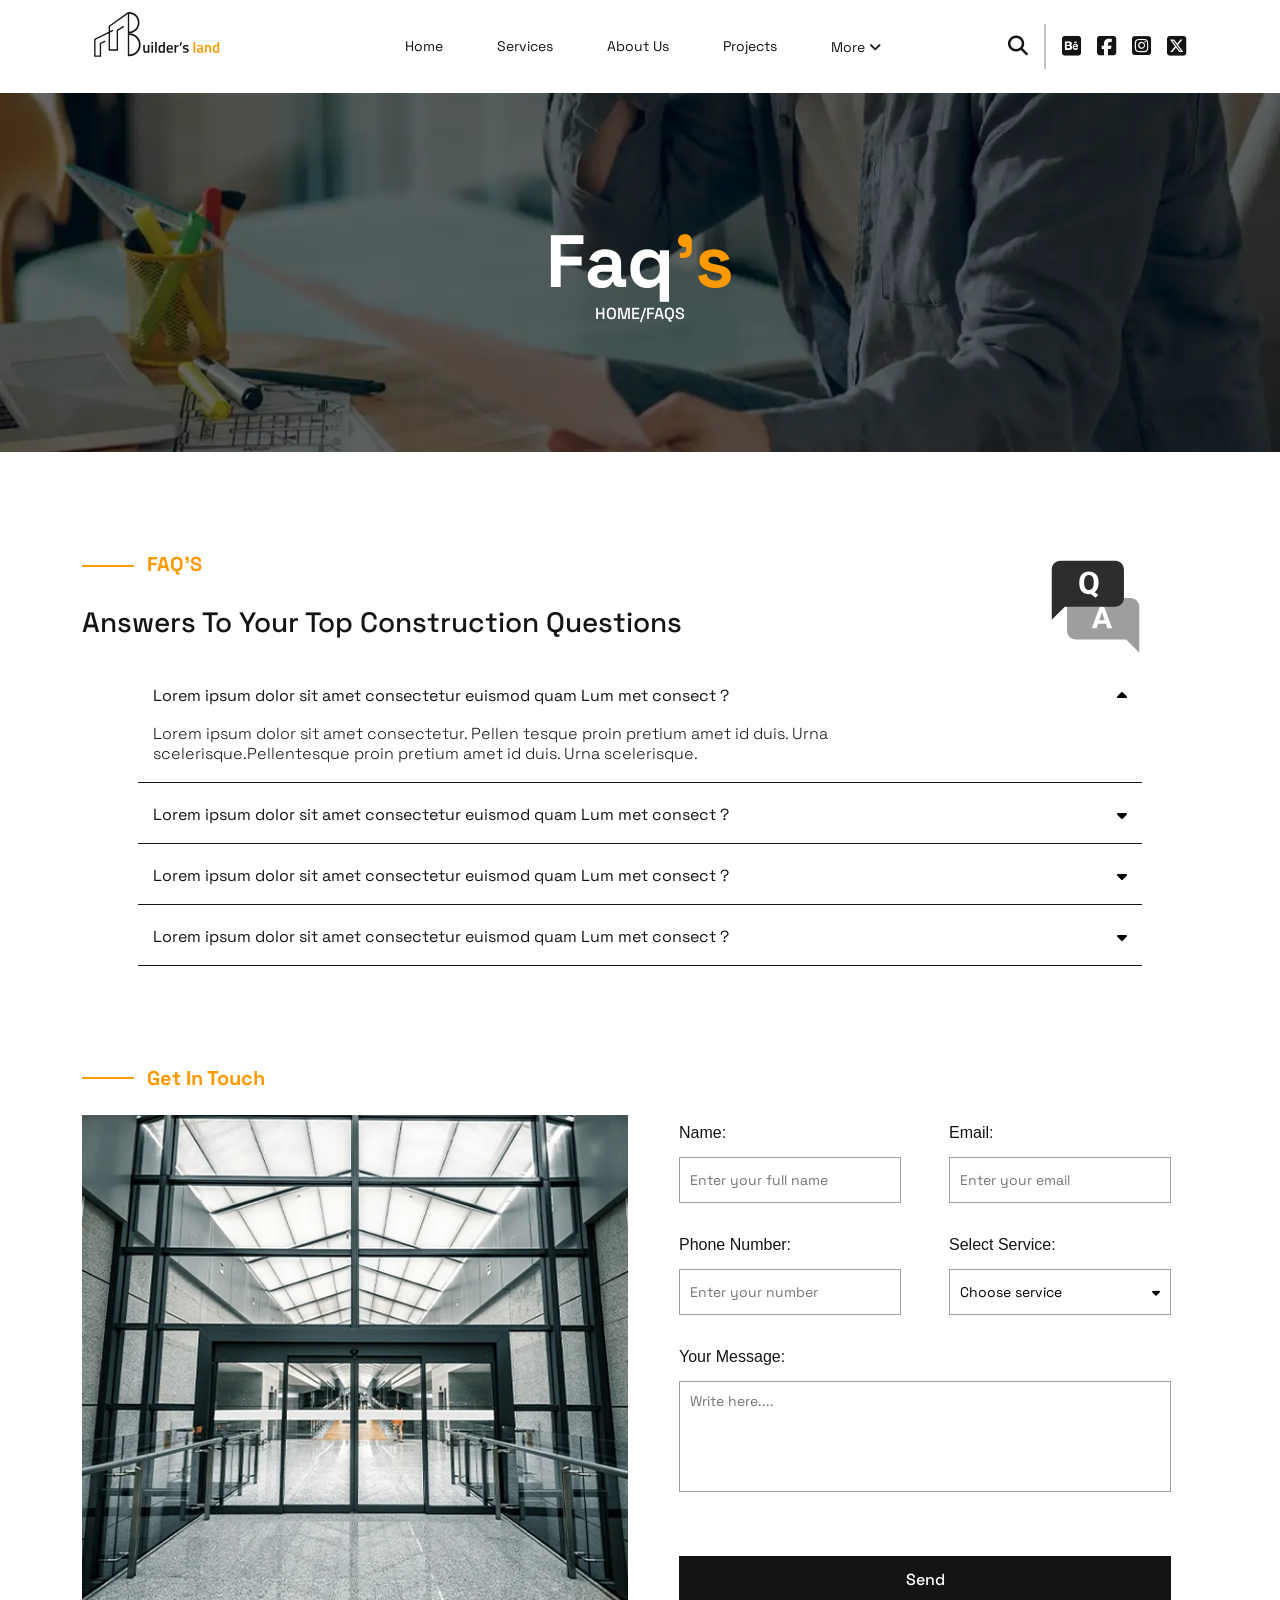
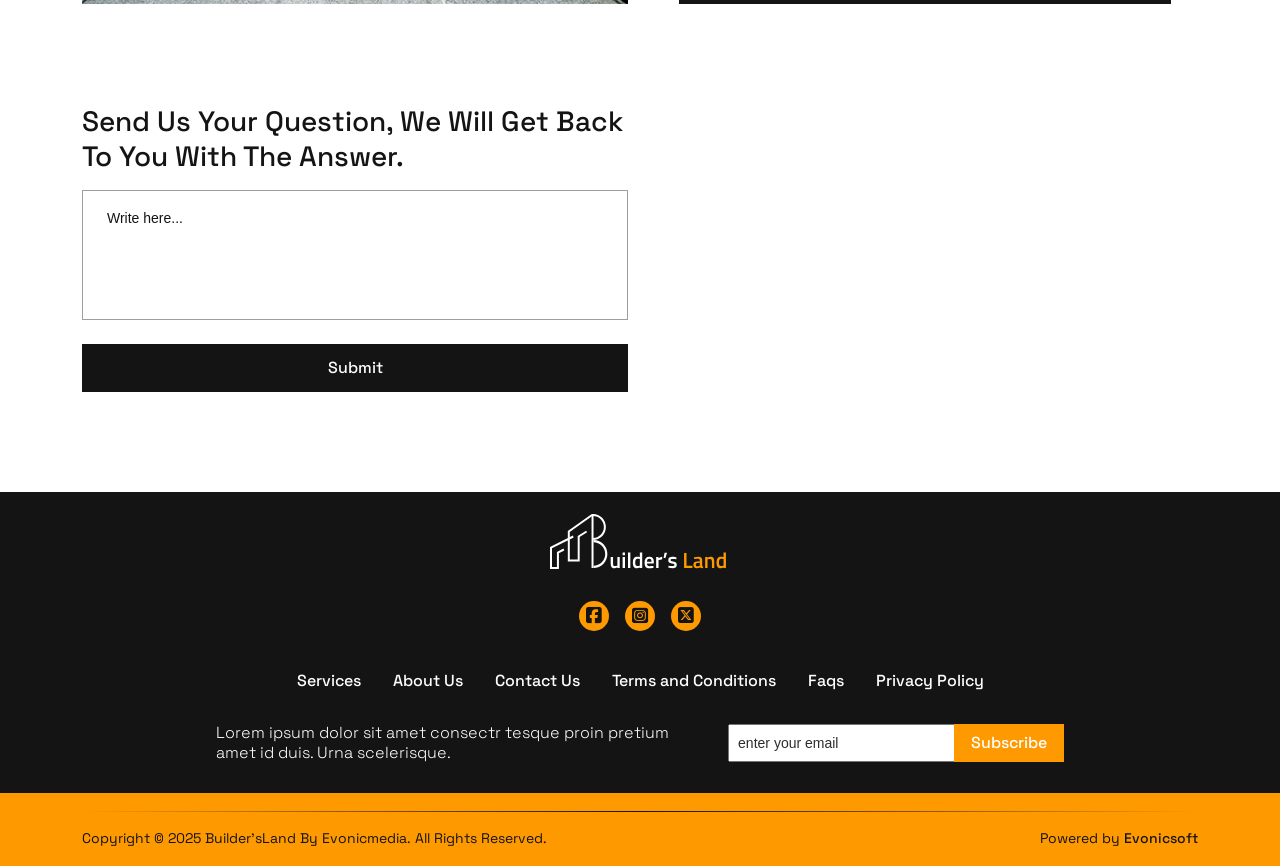
<file: buildersland-html-Developer/buildersland-html-Developer/html/faq.html>
<!DOCTYPE html>
<html lang="en">

<head>
  <meta charset="UTF-8">
  <meta http-equiv="X-UA-Compatible" content="IE=edge">
  <meta name="viewport" content="width=device-width, initial-scale=1.0">

  <title>Builder's Land</title>
  <!-- favicon  -->
  <link rel="shortcut icon" href="assets/images/favicon.svg" type="image/x-icon">
  <!-- faremwork of css -->
  <link rel="stylesheet" href="assets/css/bootstrap-lib/bootstrap.min.css">
  <!-- style sheet of css -->
  <link rel="stylesheet" href="assets/css/style.css">
  <!-- Responsive sheet of css -->
  <link rel="stylesheet" href="assets/css/responsive.css">
  <!-- fonts awsome icon link  -->
  <link rel="stylesheet" href="https://cdnjs.cloudflare.com/ajax/libs/font-awesome/6.5.0/css/all.min.css">
  <!-- animation of css -->
  <link rel="stylesheet" href="assets/css/aos.css">
</head>

<body>
  <div class="site-wrapper">
    <!-- ======== 7.1. Header section ======== -->
    <header>
      <nav class="navbar navbar-expand-lg container">
        <div class="container-fluid justify-content-lg-start justify-content-between">
          <!-- site logo -->
          <a href="index.html" class="nav-logo p-0">
            <figure class="w-100 mb-lg-4">
              <img src="assets/images/logo.svg" alt="logo">
            </figure>
          </a>
          <!-- navigation button  -->
          <div class="d-flex gap-4 flex-row-reverse">
            <div class="d-lg-none d-block">
              <button class="menu-icon d-flex align-items-center justify-content-center" onclick="toggleMenu()">
                <i class="fas fa-bars"></i>
              </button>
            </div>
            <!-- navigation bar manu  -->
            <div class="d-flex align-items-center justify-content-end gap-lg-5 w-100">
              <div class="collapse navbar-collapse justify-content-center" id="navbarSupportedContent">
                <ul class="navbar-nav d-flex justify-content-center align-items-center">
                  <li class="nav-item">
                    <a href="index.html" class="nav-link">Home</a>
                  </li>
                  <li class="nav-item">
                    <a href="services.html" class="nav-link">Services</a>
                  </li>
                  <li class="nav-item">
                    <a href="about.html" class="nav-link">About Us</a>
                  </li>
                  <li class="nav-item">
                    <a href="projects.html" class="nav-link">Projects</a>
                  </li>
                  <li class="dropdown">
                    <a href="#" class="nav-link d-flex gap-1">More<i class="fa-solid fa-angle-down"></i></a>

                    <ul class="dropdown-menu d-flex flex-column gap-3">
                      <li>
                        <a href="blog.html" class="dropdown-item">News and Blogs</a>
                      </li>
                      <li>
                        <a href="single-service.html" class="dropdown-item">Single Service</a>
                      </li>
                      <li>
                        <a href="faq.html" class="dropdown-item active">FAQ's</a>
                      </li>
                      <li>
                        <a href="testimonial.html" class="dropdown-item">Testimonials</a>
                      </li>
                      <li>
                        <a href="contact.html" class="dropdown-item">Contact Us</a>
                      </li>
                      <li>
                        <a href="team.html" class="dropdown-item">Team</a>
                      </li>
                      <li>
                        <a href="error.html" class="dropdown-item">404</a>
                      </li>
                      <li>
                        <a href="comingSoon.html" class="dropdown-item">Coming Soon</a>
                      </li>
                    </ul>
                  </li>
                </ul>
              </div>
              <div class="d-flex align-items-center justify-content-end gap-3">
                <div class="search SearchModal" id="SearchModal">
                  <a href="#">
                    <i class="fas fa-search"></i>
                  </a>
                </div>
                <hr class="d-lg-block d-none">
                <div class="d-lg-flex flex-row gap-3 d-none">
                  <a href="#">
                    <i class="fa-brands fa-square-behance"></i>
                  </a>
                  <a href="#">
                    <i class="fa-brands fa-square-facebook"></i>
                  </a>
                  <a href="#">
                    <i class="fa-brands fa-square-instagram"></i>
                  </a>
                  <a href="#">
                    <i class="fa-brands fa-square-x-twitter"></i>
                  </a>
                </div>
              </div>
            </div>
          </div>
        </div>

        <div class="modal searchModal w-100 h-100 position-fixed justify-content-center align-items-center">
          <button class="close-btn d-flex position-absolute" id="closeSearchModal">
            &times;
          </button>
          <div class="position-relative d-flex align-items-center justify-content-cente w-50">
            <input type="text" placeholder="Search..." name="search" class="w-100">
            <button class="search-btn d-flex align-items-center justify-content-end position-absolute">
              <i class="fa-solid fa-magnifying-glass"></i>
            </button>
          </div>
        </div>
      </nav>
      <!--===== aside navigation slidebar 1 =====-->
      <aside>
        <div id="menuBar" class="menu-bar d-lg-none d-block position-fixed h-100 pt-3">
          <button class="close-icon d-flex align-items-center justify-content-center" onclick="toggleMenu()">
            <i class="fa-solid fa-xmark"></i>
          </button>
          <div>
            <ul class="menu-bar flex-column justify-content-start align-items-start gap-1 pt-4">
              <li class="nav-item">
                <a href="index.html" class="nav-link">Home</a>
              </li>
              <li class="nav-item">
                <a href="services.html" class="nav-link">Services</a>
              </li>
              <li class="nav-item">
                <a href="about.html" class="nav-link">About Us</a>
              </li>
              <li class="nav-item">
                <a href="projects.html" class="nav-link">Projects</a>
              </li>
              <li class="nav-item">
                <a href="contact.html" class="nav-link">Contact</a>
              </li>
              <li class="nav-item">
                <a href="testimonial.html" class="nav-link">Testimonials</a>
              </li>
              <li class="dropdown">
                <a href="#" class="nav-link d-flex gap-1">More<i class="fa-solid fa-angle-down"></i></a>

                <ul class="dropdown-menu d-flex flex-column gap-2">
                  <li>
                    <a href="blog.html" class="dropdown-item">News and Blogs</a>
                  </li>
                  <li>
                    <a href="single-service.html" class="dropdown-item">Single Service</a>
                  </li>
                  <li>
                    <a href="faq.html" class="dropdown-item">FAQ's</a>
                  </li>
                  <li>
                    <a href="team.html" class="dropdown-item">Team</a>
                  </li>
                  <li>
                    <a href="error.html" class="dropdown-item">404</a>
                  </li>
                  <li>
                    <a href="comingSoon.html" class="dropdown-item">Coming Soon</a>
                  </li>
                </ul>
              </li>
            </ul>
          </div>

        </div>
      </aside>
    </header>
    <!-- ======== End of 7.1. Header section ======== -->
    <!-- ======== 7.2. FAQ's Hero section ======== -->
    <section class="subpage-Hero faq-hero">
      <div class="container">
        <div data-aos="zoom-in" class="d-flex flex-column align-items-center text-center">
          <h1>Faq<span>’s</span></h1>
          <h6>HOME/FAQS</h6>
        </div>
      </div>
    </section>
    <!-- ======== End of 7.2. FAQ's Hero section ======== -->
    <!-- ======== 7.3. FAQ's section ======== -->
    <section class="Faq my-auto">
      <div class="container">
        <div data-aos="fade-down" class="d-flex flex-column gap-md-4 gap-2">
          <div class="position-relative">
            <div class="d-flex flex-column gap-lg-4 gap-3 pb-lg-1">
              <h5 class="mini-heading pb-lg-1">FAQ’S</h5>
              <h2>Answers to Your Top Construction Questions</h2>
            </div>
            <figure class="position-absolute">
              <img src="assets/images/icons/faq-icon.svg" alt="faq-icon">
            </figure>
          </div>
          <div class="d-flex justify-content-center">
            <div class="accordion d-flex flex-column gap-1" id="accordionExample">
              <div class="accordion-item">
                <div class="accordion-header">
                  <button type="button" class="accordion-button" data-bs-toggle="collapse" data-bs-target="#collapseOne"
                    aria-expanded="true" aria-controls="collapseOne">
                    Lorem ipsum dolor sit amet consectetur euismod quam Lum met consect ?
                  </button>
                </div>
                <div id="collapseOne" class="accordion-collapse collapse show" data-bs-parent="#accordionExample">
                  <div class="accordion-body">
                    <p>
                      Lorem ipsum dolor sit amet consectetur. Pellen tesque proin pretium amet id duis. Urna
                      scelerisque.Pellentesque proin pretium amet id duis. Urna scelerisque.
                    </p>
                  </div>
                </div>
              </div>
              <div class="accordion-item">
                <div class="accordion-header">
                  <button type="button" class="accordion-button collapsed" data-bs-toggle="collapse"
                    data-bs-target="#collapseTwo" aria-expanded="false" aria-controls="collapseTwo">
                    Lorem ipsum dolor sit amet consectetur euismod quam Lum met consect ?
                  </button>
                </div>
                <div id="collapseTwo" class="accordion-collapse collapse" data-bs-parent="#accordionExample">
                  <div class="accordion-body">
                    <p>
                      Lorem ipsum dolor sit amet consectetur. Pellen tesque proin pretium amet id duis. Urna
                      scelerisque.Pellentesque proin pretium amet id duis. Urna scelerisque.
                    </p>
                  </div>
                </div>
              </div>
              <div class="accordion-item">
                <div class="accordion-header">
                  <button type="button" class="accordion-button collapsed" data-bs-toggle="collapse"
                    data-bs-target="#collapseThree" aria-expanded="false" aria-controls="collapseThree">
                    Lorem ipsum dolor sit amet consectetur euismod quam Lum met consect ?
                  </button>
                </div>
                <div id="collapseThree" class="accordion-collapse collapse" data-bs-parent="#accordionExample">
                  <div class="accordion-body">
                    <p>
                      Lorem ipsum dolor sit amet consectetur. Pellen tesque proin pretium amet id duis. Urna
                      scelerisque.Pellentesque proin pretium amet id duis. Urna scelerisque.
                    </p>
                  </div>
                </div>
              </div>
              <div class="accordion-item">
                <div class="accordion-header">
                  <button type="button" class="accordion-button  collapsed" data-bs-toggle="collapse"
                    data-bs-target="#collapseFour" aria-expanded="false" aria-controls="collapseFour">
                    Lorem ipsum dolor sit amet consectetur euismod quam Lum met consect ?
                  </button>
                </div>
                <div id="collapseFour" class="accordion-collapse collapse" data-bs-parent="#accordionExample">
                  <div class="accordion-body">
                    <p>
                      Lorem ipsum dolor sit amet consectetur. Pellen tesque proin pretium amet id duis. Urna
                      scelerisque.Pellentesque proin pretium amet id duis. Urna scelerisque.
                    </p>
                  </div>
                </div>
              </div>
            </div>
          </div>
        </div>

      </div>
    </section>
    <!-- ======== End of 7.3. FAQ's section ======== -->
    <!-- ======== 7.4.. Contact Us section ======== -->
    <section class="Contact-us">
      <div class="container">
        <div class="d- pb-lg-4 pb-3">
          <h5 class="mini-heading">Get In Touch</h5>
        </div>
        <div class="row gy-md-0 gy-4">
          <div class="col-md-6">
            <figure data-aos="zoom-in-up" class="w-100 h-100">
              <img src="assets/images/contact-us/contact-us.webp" alt="contact-us" class="w-100 h-100">
            </figure>
          </div>
          <div class="col-md-6">
            <div data-aos="fade-down" class="d-flex align-items-end justify-content-center h-100">
              <form class="ContactForm" id="ContactForm">
                <div class="d-flex flex-column gap-xl-5 gap-4">
                  <div class="d-flex flex-column gap-md-4 gap-3">
                    <div class="d-flex flex-md-row flex-column gap-xl-5 gap-lg-4 gap-3">
                      <div class="d-flex flex-column gap-sm-3 gap-2">
                        <label for="userName">Name:</label>
                        <input type="text" name="userName" id="userName" placeholder="Enter your full name" required>
                      </div>
                      <div class="d-flex flex-column gap-sm-3 gap-2">
                        <label for="email">Email:</label>
                        <input type="email" id="email" placeholder="Enter your email" required>
                      </div>
                    </div>
                    <div class="d-flex flex-md-row flex-column gap-xl-5 gap-lg-4 gap-3">
                      <div class="d-flex flex-column gap-sm-3 gap-2">
                        <label for="phone">Phone Number:</label>
                        <input type="tel" name="phone" id="phone" pattern="^03[0-9]{9}$" maxlength="11"
                          placeholder="Enter your number" required>
                      </div>
                      <div class="d-flex flex-column gap-sm-3 gap-2">
                        <label for="services">Select Service:</label>
                        <select id="services" required>
                          <option value="" disabled selected>
                            Choose service
                          </option>
                          <option value="construction-service">
                            Construction Services
                          </option>
                          <option value="architectural-design">
                            Architectural Design
                          </option>
                          <option value="Interior-designing">
                            Interior Designing
                          </option>
                          <option value="real-esate-consultation">
                            Real Estate Consultation
                          </option>
                          <option value="property-valuation">
                            Property Valuation
                          </option>
                        </select>
                      </div>
                    </div>
                    <div class="d-flex flex-column gap-sm-3 gap-2">
                      <label for="message">Your Message:</label>
                      <textarea id="message" placeholder="Write here...." required></textarea>
                    </div>
                  </div>
                  <button type="submit" class="hover4" id="open-ContactModal">Send</button>
                </div>
              </form>
              <div id="ContactModal">
                <div class="d-flex flex-column align-items-center text-center">
                  <figure>
                    <img src="assets/images/icons/form-submit-gif.gif" alt="form-gif" class="w-100">
                  </figure>
                  <h2>Details Submitted!</h2>
                  <p class="pt-3 pb-5 px-5 text-center w-100">
                    Thank you, <span id="userNameDisplay"></span>! Your
                    message has been sent.
                  </p>
                  <button id="dismiss-ContactModal" class="hover1">
                    Dismiss
                  </button>
                </div>
              </div>
              <div class="modal-overlay"></div>
            </div>
          </div>
        </div>
      </div>
    </section>
    <!-- ======== End of 7.4.. Contact Us section ======== -->
    <!-- ======== 7.5. Feedback section ======== -->
    <section data-aos="fade-down" class="Feedback my-auto">
      <div class="container">
        <div class="row">
          <div class="col-lg-6 col-md-7">
            <div class="d-flex flex-column gap-md-3 gap-2">
              <h2>Send Us Your Question, we will get back to you with the answer.</h2>
              <form class="FeedbackForm" id="FeedbackForm">
                <div class="d-flex flex-column gap-lg-4 gap-3">
                  <textarea name="comment" id="comment" placeholder="Write here..." required></textarea>
                  <button type="submit" class="hover4" id="open-FeedbackModal">Submit</button>
                </div>
              </form>
              <div id="FeedbackModal">
                <div class="d-flex flex-column align-items-center text-center">
                  <figure>
                    <img src="assets/images/icons/form-submit-gif.gif" alt="form-gif" class="w-100">
                  </figure>
                  <h2>Details Submitted!</h2>
                  <p class="pt-3 pb-5 px-5 text-center w-100">
                    Thank you for your question! We’ve received it and will get back to you shortly.
                  </p>
                  <button class="hover1" id="dismiss-FeedbackModal">Dismiss</button>
                </div>
              </div>
              <div class="modal-overlay"></div>
            </div>
          </div>
        </div>
      </div>
    </section>
    <!-- ======== End of 7.5. Feedback section ======== -->
    <!-- ======== 7.6. Footer section ======== -->
    <footer>
      <div class="container">
        <div class="d-flex flex-column align-items-center gap-md-4 gap-3">
          <figure>
            <img src="assets/images/footer-logo.svg" alt="footer-logo">
          </figure>
          <div class="d-flex flex-row gap-3 py-2">
            <a href="#" class="d-flex align-items-center justify-content-center">
              <i class="fa-brands fa-square-facebook"></i>
            </a>
            <a href="#" class="d-flex align-items-center justify-content-center">
              <i class="fa-brands fa-square-instagram"></i>
            </a>
            <a href="#" class="d-flex align-items-center justify-content-center">
              <i class="fa-brands fa-square-x-twitter"></i>
            </a>
          </div>
          <ul class="d-flex flex-md-row flex-column flex-wrap justify-content-center align-items-center">
            <li class="nav-item">
              <a href="services.html" class="nav-link">Services</a>
            </li>
            <li class="nav-item">
              <a href="about.html" class="nav-link">About Us</a>
            </li>
            <li class="nav-item">
              <a href="contact.html" class="nav-link">Contact Us</a>
            </li>
            <li class="nav-item">
              <a href="about.html" class="nav-link">Terms and Conditions</a>
            </li>
            <li class="nav-item">
              <a href="faq.html" class="nav-link">Faqs</a>
            </li>
            <li class="nav-item">
              <a href="index.html" class="nav-link">Privacy Policy</a>
            </li>
          </ul>
          <div class="d-flex align-items-center justify-content-between">
            <p>Lorem ipsum dolor sit amet consectr tesque proin pretium amet id duis. Urna scelerisque.</p>
            <form class="d-flex flex-row align-items-center" id="footerForm">
              <input type="email" name="email" id="mail" placeholder="enter your email" required>
              <button type="submit" class="hover1" id="open-footerModal">Subscribe</button>
            </form>
            <div id="footerModal">
              <div class="d-flex flex-column align-items-center text-center">
                <figure>
                  <img src="assets/images/icons/form-submit-gif.gif" alt="form-gif" class="w-100">
                </figure>
                <h2>Details Submitted!</h2>
                <p class="pt-3 pb-5 px-5 text-center w-100">
                  Thank you for subscribing to our newsletter.
                </p>
                <button id="dismiss-footerModal" class="hover1">
                  Dismiss
                </button>
              </div>
            </div>
            <div class="modal-overlay"></div>
          </div>
        </div>
      </div>
    </footer>
    <div class="Copyright">
      <div class="container">
        <div class="my-auto"></div>
        <div
          class="d-flex flex-md-row flex-column align-items-center justify-content-between gap-md-0 gap-1 pt-3 text-md-start text-center">
          <p>Copyright &copy; 2025 Builder’sLand By Evonicmedia. All Rights Reserved.</p>
          <p>Powered by <span>Evonicsoft</span></p>
        </div>
      </div>
    </div>
    <!-- ======== End of 7.6. Footer section ======== -->
  </div>


  <!-- bootstrap min javascript -->
  <script src="assets/js/javascript-lib/bootstrap.min.js"></script>
  <!-- main javascript -->
  <script src="assets/js/custom.js"></script>
  <!-- animation from javascript -->
  <script src="assets/js/aos.js"></script>
  <script>
    AOS.init({
      once: true,
      duration: 1500,
    });
  </script>
</body>

</html>
</file>
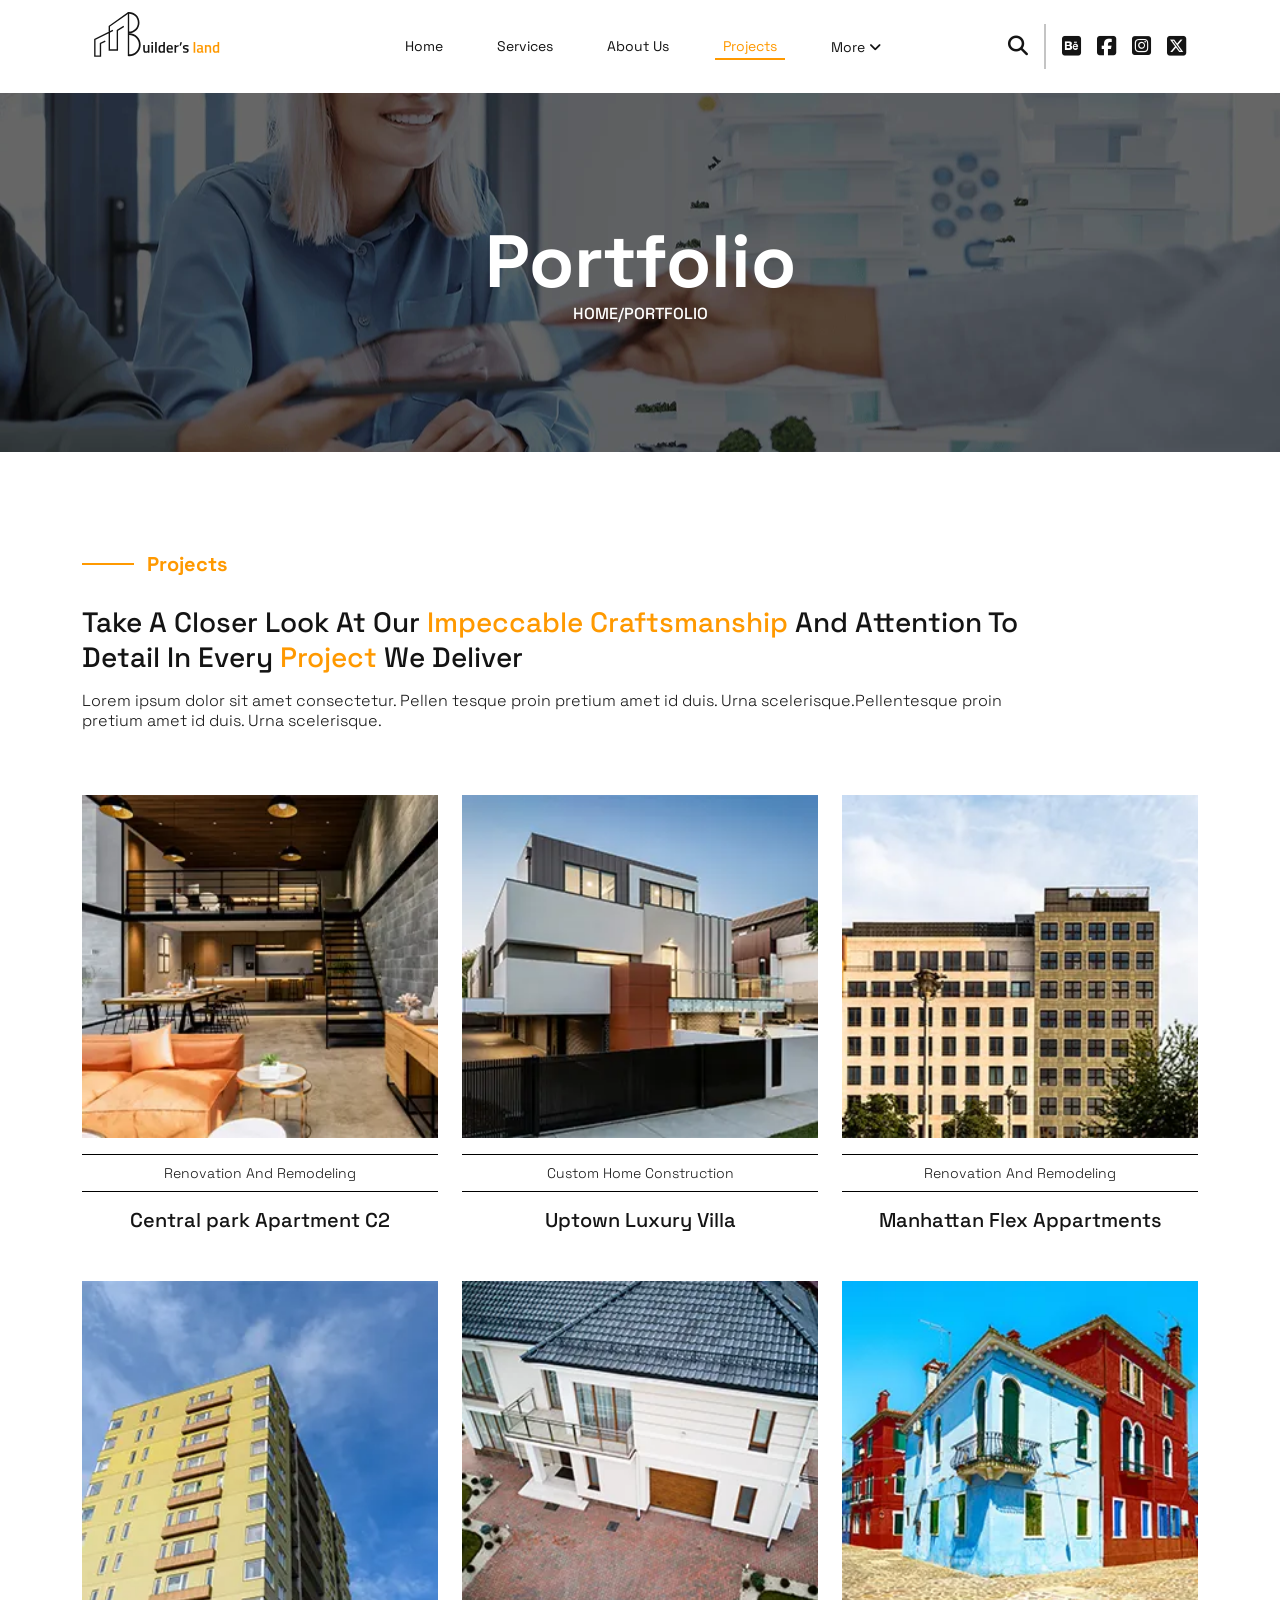
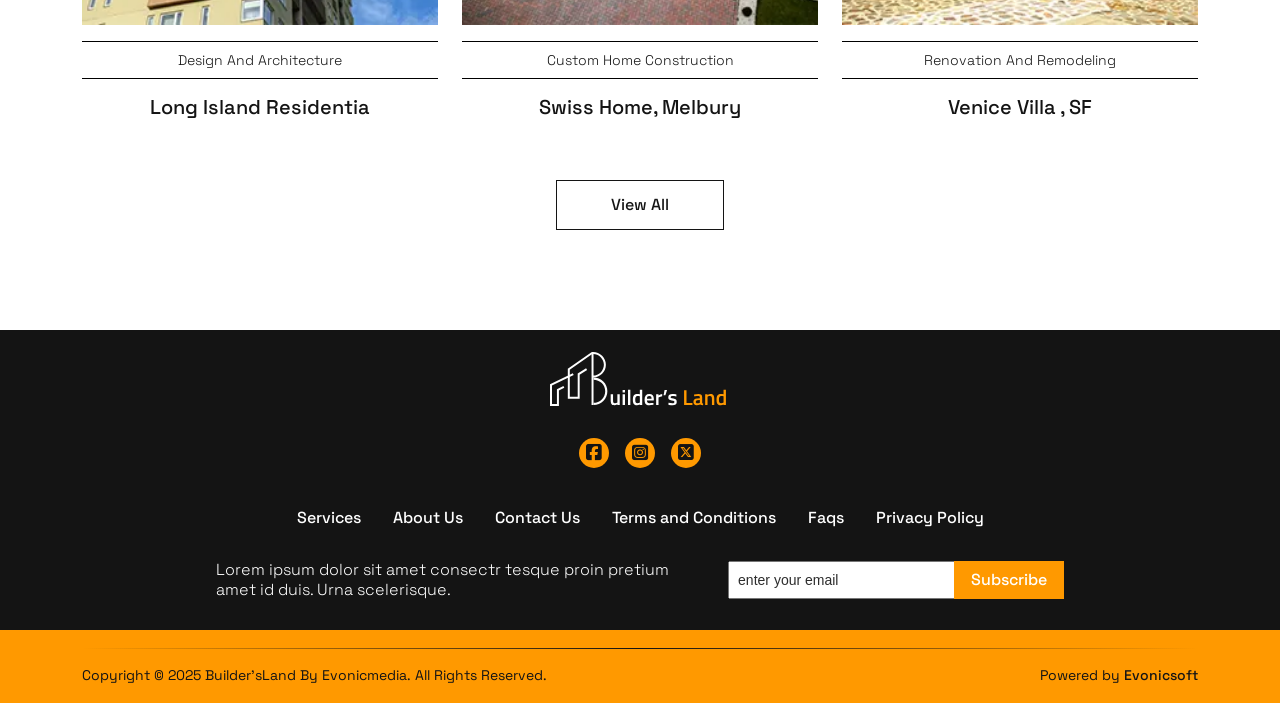
<file: buildersland-html-Developer/buildersland-html-Developer/html/projects.html>
<!DOCTYPE html>
<html lang="en">

<head>
  <meta charset="UTF-8">
  <meta http-equiv="X-UA-Compatible" content="IE=edge">
  <meta name="viewport" content="width=device-width, initial-scale=1.0">

  <title>Builder's Land</title>
  <!-- favicon  -->
  <link rel="shortcut icon" href="assets/images/favicon.svg" type="image/x-icon">
  <!-- faremwork of css -->
  <link rel="stylesheet" href="assets/css/bootstrap-lib/bootstrap.min.css">
  <!-- style sheet of css -->
  <link rel="stylesheet" href="assets/css/style.css">
  <!-- Responsive sheet of css -->
  <link rel="stylesheet" href="assets/css/responsive.css">
  <!-- fonts awsome icon link  -->
  <link rel="stylesheet" href="https://cdnjs.cloudflare.com/ajax/libs/font-awesome/6.5.0/css/all.min.css">
  <!-- animation of css -->
  <link rel="stylesheet" href="assets/css/aos.css">
</head>

<body>
  <div class="site-wrapper">
    <!-- ======== 9.1. Header section ======== -->
    <header>
      <nav class="navbar navbar-expand-lg container">
        <div class="container-fluid justify-content-lg-start justify-content-between">
          <!-- site logo -->
          <a href="index.html" class="nav-logo p-0">
            <figure class="w-100 mb-lg-4">
              <img src="assets/images/logo.svg" alt="logo">
            </figure>
          </a>
          <!-- navigation button  -->
          <div class="d-flex gap-4 flex-row-reverse">
            <div class="d-lg-none d-block">
              <button class="menu-icon d-flex align-items-center justify-content-center" onclick="toggleMenu()">
                <i class="fas fa-bars"></i>
              </button>
            </div>
            <!-- navigation bar manu  -->
            <div class="d-flex align-items-center justify-content-end gap-lg-5 w-100">
              <div class="collapse navbar-collapse justify-content-center" id="navbarSupportedContent">
                <ul class="navbar-nav d-flex justify-content-center align-items-center">
                  <li class="nav-item">
                    <a href="index.html" class="nav-link">Home</a>
                  </li>
                  <li class="nav-item">
                    <a href="services.html" class="nav-link">Services</a>
                  </li>
                  <li class="nav-item">
                    <a href="about.html" class="nav-link">About Us</a>
                  </li>
                  <li class="nav-item">
                    <a href="projects.html" class="nav-link active">Projects</a>
                  </li>
                  <li class="dropdown">
                    <a href="#" class="nav-link d-flex gap-1">More<i class="fa-solid fa-angle-down"></i></a>

                    <ul class="dropdown-menu d-flex flex-column gap-3">
                      <li>
                        <a href="blog.html" class="dropdown-item">News and Blogs</a>
                      </li>
                      <li>
                        <a href="single-service.html" class="dropdown-item">Single Service</a>
                      </li>
                      <li>
                        <a href="faq.html" class="dropdown-item">FAQ's</a>
                      </li>
                      <li>
                        <a href="testimonial.html" class="dropdown-item">Testimonials</a>
                      </li>
                      <li>
                        <a href="contact.html" class="dropdown-item">Contact Us</a>
                      </li>
                      <li>
                        <a href="team.html" class="dropdown-item">Team</a>
                      </li>
                      <li>
                        <a href="error.html" class="dropdown-item">404</a>
                      </li>
                      <li>
                        <a href="comingSoon.html" class="dropdown-item">Coming Soon</a>
                      </li>
                    </ul>
                  </li>
                </ul>
              </div>
              <div class="d-flex align-items-center justify-content-end gap-3">
                <div class="search SearchModal" id="SearchModal">
                  <a href="#">
                    <i class="fas fa-search"></i>
                  </a>
                </div>
                <hr class="d-lg-block d-none">
                <div class="d-lg-flex flex-row gap-3 d-none">
                  <a href="#">
                    <i class="fa-brands fa-square-behance"></i>
                  </a>
                  <a href="#">
                    <i class="fa-brands fa-square-facebook"></i>
                  </a>
                  <a href="#">
                    <i class="fa-brands fa-square-instagram"></i>
                  </a>
                  <a href="#">
                    <i class="fa-brands fa-square-x-twitter"></i>
                  </a>
                </div>
              </div>
            </div>
          </div>
        </div>

        <div class="modal searchModal w-100 h-100 position-fixed justify-content-center align-items-center">
          <button class="close-btn d-flex position-absolute" id="closeSearchModal">
            &times;
          </button>
          <div class="position-relative d-flex align-items-center justify-content-cente w-50">
            <input type="text" placeholder="Search..." name="search" class="w-100">
            <button class="search-btn d-flex align-items-center justify-content-end position-absolute">
              <i class="fa-solid fa-magnifying-glass"></i>
            </button>
          </div>
        </div>
      </nav>
      <!--===== aside navigation slidebar 1 =====-->
      <aside>
        <div id="menuBar" class="menu-bar d-lg-none d-block position-fixed h-100 pt-3">
          <button class="close-icon d-flex align-items-center justify-content-center" onclick="toggleMenu()">
            <i class="fa-solid fa-xmark"></i>
          </button>
          <div>
            <li class="menu-bar flex-column justify-content-start align-items-start gap-1 pt-4">
              <li class="nav-item">
                <a href="index.html" class="nav-link">Home</a>
              </li>
              <li class="nav-item">
                <a href="services.html" class="nav-link">Services</a>
              </li>
              <li class="nav-item">
                <a href="about.html" class="nav-link">About Us</a>
              </li>
              <li class="nav-item">
                <a href="projects.html" class="nav-link">Projects</a>
              </li>
              <li class="nav-item">
                <a href="contact.html" class="nav-link">Contact</a>
              </li>
              <li class="nav-item">
                <a href="testimonial.html" class="nav-link">Testimonials</a>
              </li>
              <li class="dropdown">
                <a href="#" class="nav-link d-flex gap-1">More<i class="fa-solid fa-angle-down"></i></a>

                <ul class="dropdown-menu d-flex flex-column gap-2">
                  <li>
                    <a href="blog.html" class="dropdown-item">News and Blogs</a>
                  </li>
                  <li>
                    <a href="single-service.html" class="dropdown-item">Single Service</a>
                  </li>
                  <li>
                    <a href="faq.html" class="dropdown-item">FAQ's</a>
                  </li>
                  <li>
                    <a href="team.html" class="dropdown-item">Team</a>
                  </li>
                  <li>
                    <a href="error.html" class="dropdown-item">404</a>
                  </li>
                  <li>
                    <a href="comingSoon.html" class="dropdown-item">Coming Soon</a>
                  </li>
                </ul>
              </li>
            </li>
          </div>

        </div>
      </aside>
    </header>
    <!-- ======== End of 9.1. Header section ======== -->
    <!-- ======== 9.2.  Projects-Hero section ======== -->
    <section class="subpage-Hero projects-hero">
      <div class="container">
        <div data-aos="zoom-in" class="d-flex flex-column align-items-center text-center">
          <h1>Portfolio</h1>
          <h6>HOME/PORTFOLIO</h6>
        </div>
      </div>
    </section>
    <!-- ======== End of 9.2. Projects-Hero section ======== -->
    <!-- ======== 9.3. Project section ======== -->
    <section class="Projects my-auto">
      <div class="container">
        <div data-aos="fade-down" class="d-flex flex-column gap-lg-4 gap-3">
          <div class="mini-heading">
            <h5>Projects</h5>
          </div>
          <div class="d-flex flex-column gap-lg-3 gap-2 py-1">
            <h2>Take a closer look at our <span>impeccable craftsmanship</span> and attention to detail in every
              <span>project</span> we deliver
            </h2>
            <p>Lorem ipsum dolor sit amet consectetur. Pellen tesque proin pretium amet id duis. Urna
              scelerisque.Pellentesque proin pretium amet id duis. Urna scelerisque.</p>
          </div>
        </div>
        <div class="row gy-md-5 gy-4">
          <div class="col-md-4">
            <div data-aos="zoom-in-up">
              <figure class="w-100 pb-3">
                <img src="assets/images/projects/project-1.webp" alt="project-1" class="w-100">
              </figure>
              <div class="d-flex flex-column gap-md-3 gap-2 text-center">
                <p class="w-100 py-2">Renovation And Remodeling</p>
                <h3>Central park Apartment C2 </h3>
              </div>
            </div>
          </div>
          <div class="col-md-4">
            <div data-aos="zoom-in-up">
              <figure class="w-100 pb-3">
                <img src="assets/images/projects/project-2.webp" alt="project-2" class="w-100">
              </figure>
              <div class="d-flex flex-column gap-md-3 gap-2 text-center">
                <p class="w-100 py-2">Custom Home Construction</p>
                <h3>Uptown Luxury Villa</h3>
              </div>
            </div>
          </div>
          <div class="col-md-4">
            <div data-aos="zoom-in-up">
              <figure class="w-100 pb-3">
                <img src="assets/images/projects/project-7.webp" alt="project-7" class="w-100">
              </figure>
              <div class="d-flex flex-column gap-md-3 gap-2 text-center">
                <p class="w-100 py-2">Renovation And Remodeling</p>
                <h3>Manhattan Flex Appartments</h3>
              </div>
            </div>
          </div>
          <div class="col-md-4">
            <div data-aos="zoom-in-up">
              <figure class="w-100 pb-3">
                <img src="assets/images/projects/project-4.webp" alt="project-4" class="w-100">
              </figure>
              <div class="d-flex flex-column gap-md-3 gap-2 text-center">
                <p class="w-100 py-2">Design And Architecture</p>
                <h3>Long Island Residentia</h3>
              </div>
            </div>
          </div>
          <div class="col-md-4">
            <div data-aos="zoom-in-up">
              <figure class="w-100 pb-3">
                <img src="assets/images/projects/project-3.webp" alt="project-3" class="w-100">
              </figure>
              <div class="d-flex flex-column gap-md-3 gap-2 text-center">
                <p class="w-100 py-2">Custom Home Construction</p>
                <h3>Swiss Home, Melbury</h3>
              </div>
            </div>
          </div>
          <div class="col-md-4">
            <div data-aos="zoom-in-up">
              <figure class="w-100 pb-3">
                <img src="assets/images/projects/project-5.webp" alt="project-5" class="w-100">
              </figure>
              <div class="d-flex flex-column gap-md-3 gap-2 text-center">
                <p class="w-100 py-2">Renovation And Remodeling</p>
                <h3>Venice Villa , SF</h3>
              </div>
            </div>
          </div>
        </div>
        <div class="d-flex flex-column align-items-center">
          <a href="projects.html" class="hover3">View All</a>
        </div>
      </div>
    </section>
    <!-- ======== End of 9.3. Project section ======== -->
    <!-- ======== 9.4. Footer section ======== -->
    <footer>
      <div class="container">
        <div class="d-flex flex-column align-items-center gap-md-4 gap-3">
          <figure>
            <img src="assets/images/footer-logo.svg" alt="footer-logo">
          </figure>
          <div class="d-flex flex-row gap-3 py-2">
            <a href="#" class="d-flex align-items-center justify-content-center">
              <i class="fa-brands fa-square-facebook"></i>
            </a>
            <a href="#" class="d-flex align-items-center justify-content-center">
              <i class="fa-brands fa-square-instagram"></i>
            </a>
            <a href="#" class="d-flex align-items-center justify-content-center">
              <i class="fa-brands fa-square-x-twitter"></i>
            </a>
          </div>
          <ul
            class="d-flex flex-md-row flex-column flex-wrap justify-content-center align-items-center">
            <li class="nav-item">
              <a href="services.html" class="nav-link">Services</a>
            </li>
            <li class="nav-item">
              <a href="about.html" class="nav-link">About Us</a>
            </li>
            <li class="nav-item">
              <a href="contact.html" class="nav-link">Contact Us</a>
            </li>
            <li class="nav-item">
              <a href="about.html" class="nav-link">Terms and Conditions</a>
            </li>
            <li class="nav-item">
              <a href="faq.html" class="nav-link">Faqs</a>
            </li>
            <li class="nav-item">
              <a href="index.html" class="nav-link">Privacy Policy</a>
            </li>
          </ul>
          <div class="d-flex align-items-center justify-content-between">
            <p>Lorem ipsum dolor sit amet consectr tesque proin pretium amet id duis. Urna scelerisque.</p>
            <form class="d-flex flex-row align-items-center" id="footerForm">
              <input type="email" name="email" id="email" placeholder="enter your email" required>
              <button type="submit" class="hover1" id="open-footerModal">Subscribe</button>
            </form>
            <div id="footerModal">
              <div class="d-flex flex-column align-items-center text-center">
                <figure>
                  <img src="assets/images/icons/form-submit-gif.gif" alt="form-gif" class="w-100">
                </figure>
                <h2>Details Submitted!</h2>
                <p class="pt-3 pb-5 px-5 text-center w-100">
                  Thank you for subscribing to our newsletter.
                </p>
                <button id="dismiss-footerModal" class="hover1">
                  Dismiss
                </button>
              </div>
            </div>
            <div class="modal-overlay"></div>
          </div>
        </div>
      </div>
    </footer>
    <div class="Copyright">
      <div class="container">
        <div class="my-auto"></div>
        <div
          class="d-flex flex-md-row flex-column align-items-center justify-content-between gap-md-0 gap-1 pt-3 text-md-start text-center">
          <p>Copyright &copy; 2025 Builder’sLand By Evonicmedia. All Rights Reserved.</p>
          <p>Powered by <span>Evonicsoft</span></p>
        </div>
      </div>
    </div>
    <!-- ======== End of 9.4. Footer section ======== -->
  </div>

  <!-- bootstrap min javascript -->
  <script src="assets/js/javascript-lib/bootstrap.min.js"></script>
  <!-- main javascript -->
  <script src="assets/js/custom.js"></script>
  <!-- animation from javascript -->
  <script src="assets/js/aos.js"></script>
  <script>
    AOS.init({
      once: true,
      duration: 1500,
    });
  </script>
</body>

</html>
</file>
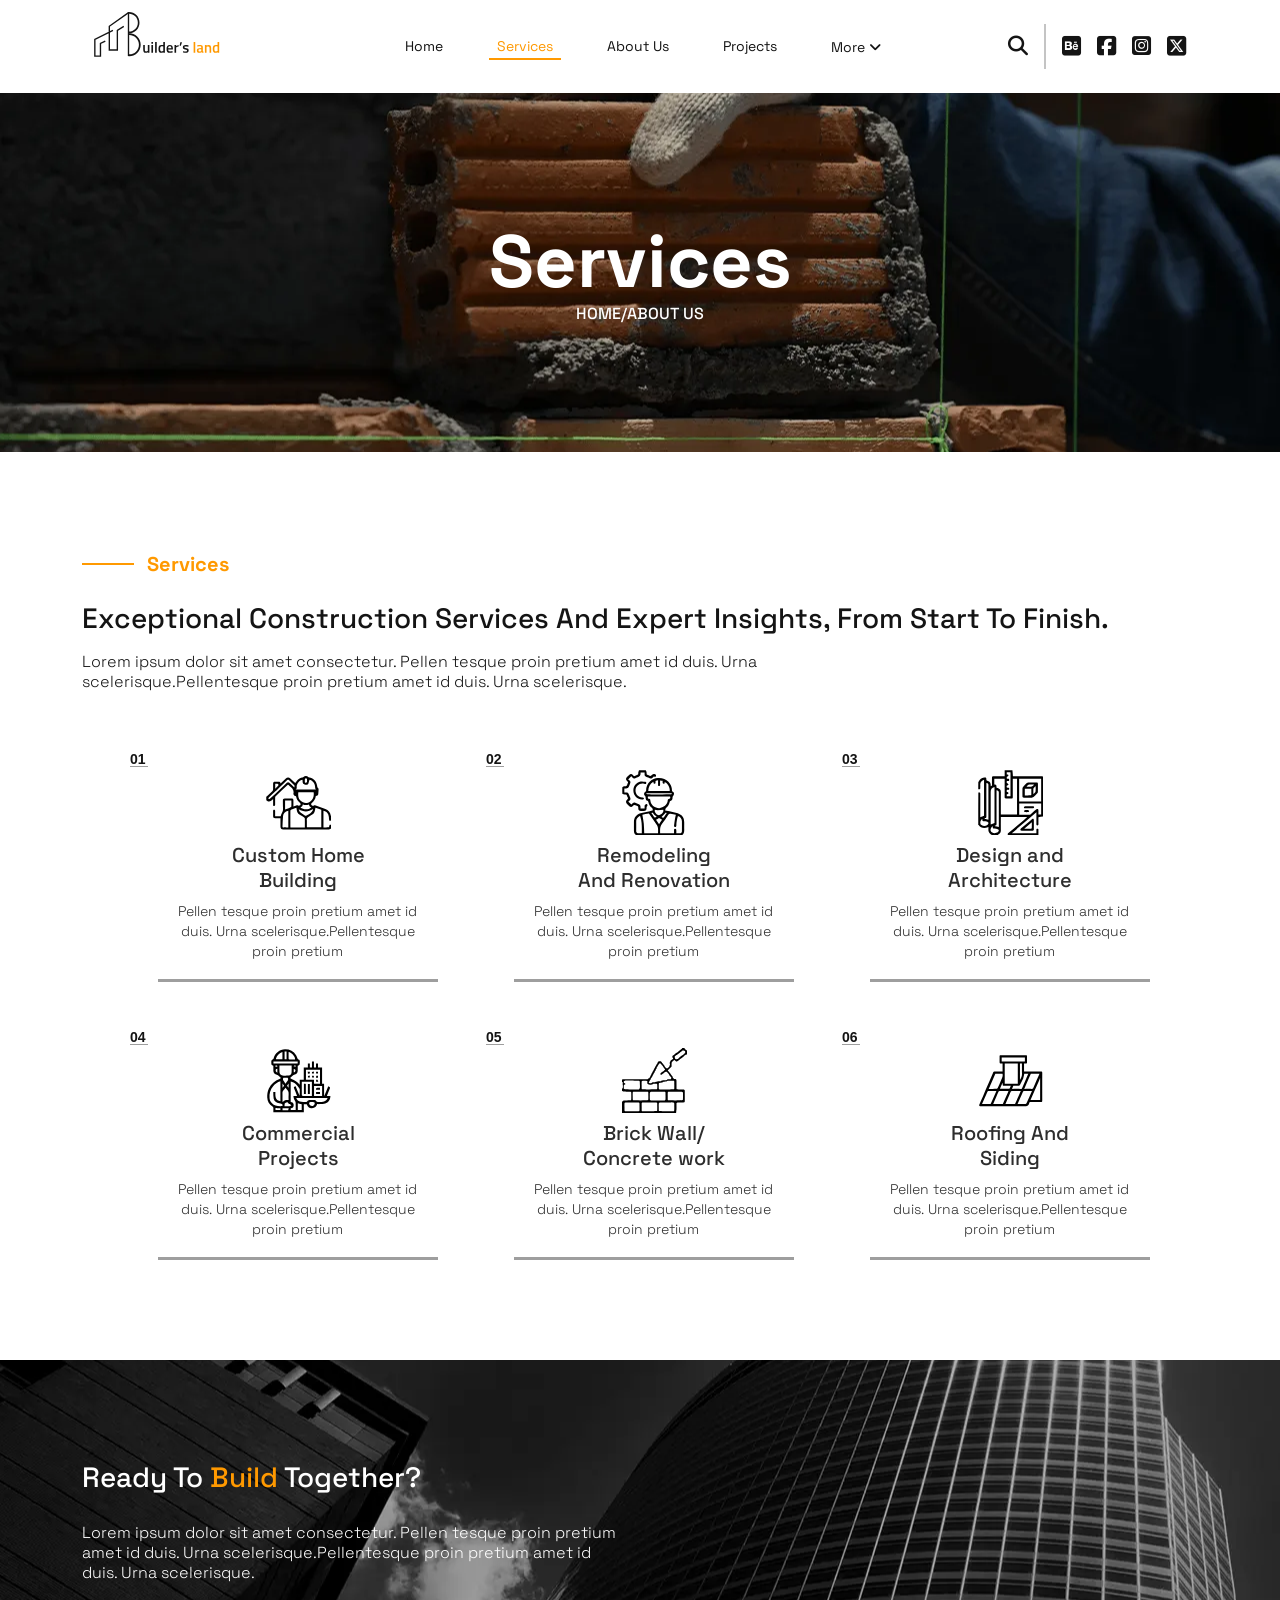
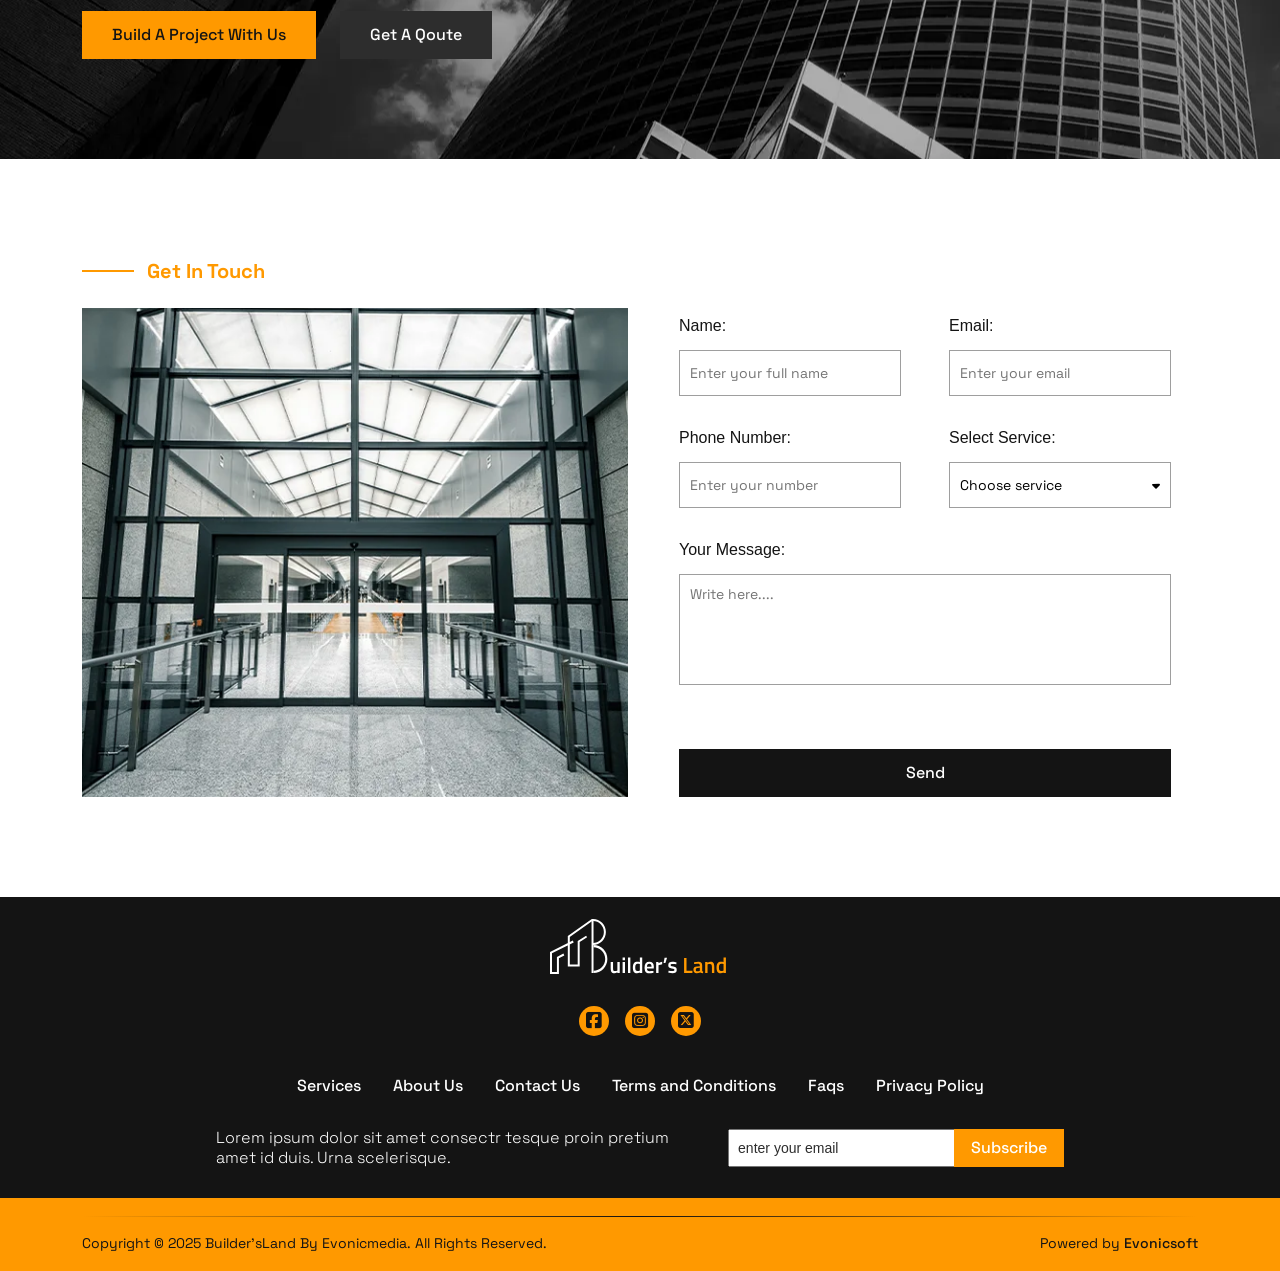
<file: buildersland-html-Developer/buildersland-html-Developer/html/services.html>
<!DOCTYPE html>
<html lang="en">

<head>
  <meta charset="UTF-8">
  <meta http-equiv="X-UA-Compatible" content="IE=edge">
  <meta name="viewport" content="width=device-width, initial-scale=1.0">

  <title>Builder's Land</title>
  <!-- favicon  -->
  <link rel="shortcut icon" href="assets/images/favicon.svg" type="image/x-icon">
  <!-- faremwork of css -->
  <link rel="stylesheet" href="assets/css/bootstrap-lib/bootstrap.min.css">
  <!-- style sheet of css -->
  <link rel="stylesheet" href="assets/css/style.css">
  <!-- Responsive sheet of css -->
  <link rel="stylesheet" href="assets/css/responsive.css">
  <!-- fonts awsome icon link  -->
  <link rel="stylesheet" href="https://cdnjs.cloudflare.com/ajax/libs/font-awesome/6.5.0/css/all.min.css">
  <!-- animation of css -->
  <link rel="stylesheet" href="assets/css/aos.css">
</head>

<body>
  <div class="site-wrapper">
    <!-- ======== 5.1. Header section ======== -->
    <header>
      <nav class="navbar navbar-expand-lg container">
        <div class="container-fluid justify-content-lg-start justify-content-between">
          <!-- site logo -->
          <a href="index.html" class="nav-logo p-0">
            <figure class="w-100 mb-lg-4">
              <img src="assets/images/logo.svg" alt="logo">
            </figure>
          </a>
          <!-- navigation button  -->
          <div class="d-flex gap-4 flex-row-reverse">
            <div class="d-lg-none d-block">
              <button class="menu-icon d-flex align-items-center justify-content-center" onclick="toggleMenu()">
                <i class="fas fa-bars"></i>
              </button>
            </div>
            <!-- navigation bar manu  -->
            <div class="d-flex align-items-center justify-content-end gap-lg-5 w-100">
              <div class="collapse navbar-collapse justify-content-center" id="navbarSupportedContent">
                <ul class="navbar-nav d-flex justify-content-center align-items-center">
                  <li class="nav-item">
                    <a href="index.html" class="nav-link">Home</a>
                  </li>
                  <li class="nav-item">
                    <a href="services.html" class="nav-link active">Services</a>
                  </li>
                  <li class="nav-item">
                    <a href="about.html" class="nav-link">About Us</a>
                  </li>
                  <li class="nav-item">
                    <a href="projects.html" class="nav-link">Projects</a>
                  </li>
                  <li class="dropdown">
                    <a href="#" class="nav-link d-flex gap-1">More<i class="fa-solid fa-angle-down"></i></a>

                    <ul class="dropdown-menu d-flex flex-column gap-3">
                      <li>
                        <a href="blog.html" class="dropdown-item">News and Blogs</a>
                      </li>
                      <li>
                        <a href="single-service.html" class="dropdown-item">Single Service</a>
                      </li>
                      <li>
                        <a href="faq.html" class="dropdown-item">FAQ's</a>
                      </li>
                      <li>
                        <a href="testimonial.html" class="dropdown-item">Testimonials</a>
                      </li>
                      <li>
                        <a href="contact.html" class="dropdown-item">Contact Us</a>
                      </li>
                      <li>
                        <a href="team.html" class="dropdown-item">Team</a>
                      </li>
                      <li>
                        <a href="error.html" class="dropdown-item">404</a>
                      </li>
                      <li>
                        <a href="comingSoon.html" class="dropdown-item">Coming Soon</a>
                      </li>
                    </ul>
                  </li>
                </ul>
              </div>
              <div class="d-flex align-items-center justify-content-end gap-3">
                <div class="search SearchModal" id="SearchModal">
                  <a href="#">
                    <i class="fas fa-search"></i>
                  </a>
                </div>
                <hr class="d-lg-block d-none">
                <div class="d-lg-flex flex-row gap-3 d-none">
                  <a href="#">
                    <i class="fa-brands fa-square-behance"></i>
                  </a>
                  <a href="#">
                    <i class="fa-brands fa-square-facebook"></i>
                  </a>
                  <a href="#">
                    <i class="fa-brands fa-square-instagram"></i>
                  </a>
                  <a href="#">
                    <i class="fa-brands fa-square-x-twitter"></i>
                  </a>
                </div>
              </div>
            </div>
          </div>
        </div>

        <div class="modal searchModal w-100 h-100 position-fixed justify-content-center align-items-center">
          <button class="close-btn d-flex position-absolute" id="closeSearchModal">
            &times;
          </button>
          <div class="position-relative d-flex align-items-center justify-content-cente w-50">
            <input type="text" placeholder="Search..." name="search" class="w-100">
            <button class="search-btn d-flex align-items-center justify-content-end position-absolute">
              <i class="fa-solid fa-magnifying-glass"></i>
            </button>
          </div>
        </div>
      </nav>
      <!--===== aside navigation slidebar 1 =====-->
      <aside>
        <div id="menuBar" class="menu-bar d-lg-none d-block position-fixed h-100 pt-3">
          <button class="close-icon d-flex align-items-center justify-content-center" onclick="toggleMenu()">
            <i class="fa-solid fa-xmark"></i>
          </button>
          <div>
            <ul class="menu-bar flex-column justify-content-start align-items-start gap-1 pt-4">
              <li class="nav-item">
                <a href="index.html" class="nav-link">Home</a>
              </li>
              <li class="nav-item">
                <a href="services.html" class="nav-link">Services</a>
              </li>
              <li class="nav-item">
                <a href="about.html" class="nav-link">About Us</a>
              </li>
              <li class="nav-item">
                <a href="projects.html" class="nav-link">Projects</a>
              </li>
              <li class="nav-item">
                <a href="contact.html" class="nav-link">Contact</a>
              </li>
              <li class="nav-item">
                <a href="testimonial.html" class="nav-link">Testimonials</a>
              </li>
              <li class="dropdown">
                <a href="#" class="nav-link d-flex gap-1">More<i class="fa-solid fa-angle-down"></i></a>

                <ul class="dropdown-menu d-flex flex-column gap-2">
                  <li>
                    <a href="blog.html" class="dropdown-item">News and Blogs</a>
                  </li>
                  <li>
                    <a href="single-service.html" class="dropdown-item">Single Service</a>
                  </li>
                  <li>
                    <a href="faq.html" class="dropdown-item">FAQ's</a>
                  </li>
                  <li>
                    <a href="team.html" class="dropdown-item">Team</a>
                  </li>
                  <li>
                    <a href="error.html" class="dropdown-item">404</a>
                  </li>
                  <li>
                    <a href="comingSoon.html" class="dropdown-item">Coming Soon</a>
                  </li>
                </ul>
              </li>
            </ul>
          </div>

        </div>
      </aside>
    </header>
    <!-- ======== End of 5.1. Header section ======== -->
    <!-- ======== 5.2. About-Us Hero section ======== -->
    <section class="subpage-Hero service-hero">
      <div class="container">
        <div data-aos="zoom-in" class="d-flex flex-column align-items-center text-center">
          <h1>Services</h1>
          <h6>HOME/ABOUT US</h6>
        </div>
      </div>
    </section>
    <!-- ======== End of 5.2. About-Us Hero section ======== -->
    <!-- ======== 5.3. Services section ======== -->
    <section class="Services my-auto">
      <div class="container">
        <div data-aos="fade-down" class="d-flex flex-column gap-lg-4 gap-3">
          <h5 class="mini-heading">Services</h5>
          <div class="d-flex flex-column gap-lg-3 gap-2">
            <h2>Exceptional construction services and expert insights, from start to finish.</h2>
            <p>Lorem ipsum dolor sit amet consectetur. Pellen tesque proin pretium amet id duis. Urna
              scelerisque.Pellentesque proin pretium amet id duis. Urna scelerisque.</p>
          </div>
        </div>
        <div class="px-xl-5 px-md-4">
          <div class="row g-md-5 gy-3">
            <div data-aos="fade" class="col-lg-4 col-md-6">
              <div class="d-flex flex-column gap-2 align-items-center text-center flex-grow-1">
                <figure>
                  <img src="assets/images/icons/services1.svg" alt="services1">
                </figure>
                <h3>Custom Home Building</h3>
                <p class="flex-grow-1">Pellen tesque proin pretium amet id duis. Urna scelerisque.Pellentesque proin
                  pretium</p>
              </div>
            </div>
            <div data-aos="fade" class="col-lg-4 col-md-6">
              <div class="d-flex flex-column gap-2 align-items-center text-center flex-grow-1">
                <figure>
                  <img src="assets/images/icons/services2.svg" alt="services2">
                </figure>
                <h3>Remodeling And Renovation</h3>
                <p class="flex-grow-1">Pellen tesque proin pretium amet id duis. Urna scelerisque.Pellentesque proin
                  pretium</p>
              </div>
            </div>
            <div data-aos="fade" class="col-lg-4 col-md-6">
              <div class="d-flex flex-column gap-2 align-items-center text-center flex-grow-1">
                <figure>
                  <img src="assets/images/icons/services3.svg" alt="services3">
                </figure>
                <h3>Design and Architecture</h3>
                <p class="flex-grow-1">Pellen tesque proin pretium amet id duis. Urna scelerisque.Pellentesque proin
                  pretium</p>
              </div>
            </div>
            <div data-aos="fade" class="col-lg-4 col-md-6">
              <div class="d-flex flex-column gap-2 align-items-center text-center flex-grow-1">
                <figure>
                  <img src="assets/images/icons/services4.svg" alt="services4">
                </figure>
                <h3>Commercial Projects</h3>
                <p class="flex-grow-1">Pellen tesque proin pretium amet id duis. Urna scelerisque.Pellentesque proin
                  pretium</p>
              </div>
            </div>
            <div data-aos="fade" class="col-lg-4 col-md-6">
              <div class="d-flex flex-column gap-2 align-items-center text-center flex-grow-1">
                <figure>
                  <img src="assets/images/icons/services5.svg" alt="services5">
                </figure>
                <h3>Brick Wall/
                  Concrete work</h3>
                <p class="flex-grow-1">Pellen tesque proin pretium amet id duis. Urna scelerisque.Pellentesque proin
                  pretium</p>
              </div>
            </div>
            <div data-aos="fade" class="col-lg-4 col-md-6">
              <div class="d-flex flex-column gap-2 align-items-center text-center flex-grow-1">
                <figure>
                  <img src="assets/images/icons/services6.svg" alt="services6">
                </figure>
                <h3>Roofing And Siding</h3>
                <p class="flex-grow-1">Pellen tesque proin pretium amet id duis. Urna scelerisque.Pellentesque proin
                  pretium</p>
              </div>
            </div>
          </div>
        </div>
      </div>
    </section>
    <!-- ======== End of 5.3. Services section ======== -->
    <!-- ======== 5.4. Build section ======== -->
    <section class="Build">
      <div class="container">
        <div data-aos="fade-up" class="d-flex flex-column gap-lg-4 gap-2">
          <h2>Ready To <span>Build</span> Together?</h2>
          <p class="py-1">Lorem ipsum dolor sit amet consectetur. Pellen tesque proin pretium amet id duis. Urna
            scelerisque.Pellentesque proin pretium amet id duis. Urna scelerisque.</p>
          <div class="d-flex flex-sm-row flex-column gap-sm-4 gap-3 pt-lg-0 pt-3">
            <a href="contact.html" class="hover1">Build A Project With Us</a>
            <a href="contact.html">Get A Qoute</a>
          </div>
        </div>
      </div>
    </section>
    <!-- ======== End of 5.4. Build section ======== -->
    <!-- ======== 5.5. Contact Us section ======== -->
    <section class="Contact-us">
      <div class="container">
        <div class="d- pb-lg-4 pb-3">
          <h5 class="mini-heading">Get In Touch</h5>
        </div>
        <div class="row gy-md-0 gy-4">
          <div class="col-md-6">
            <figure data-aos="zoom-in-up" class="w-100 h-100">
              <img src="assets/images/contact-us/contact-us.webp" alt="contact-us" class="w-100 h-100">
            </figure>
          </div>
          <div class="col-md-6">
            <div data-aos="fade-down" class="d-flex align-items-end justify-content-center h-100">
              <form class="ContactForm" id="ContactForm">
                <div class="d-flex flex-column gap-xl-5 gap-4">
                  <div class="d-flex flex-column gap-md-4 gap-3">
                    <div class="d-flex flex-md-row flex-column gap-xl-5 gap-lg-4 gap-3">
                      <div class="d-flex flex-column gap-sm-3 gap-2">
                        <label for="userName">Name:</label>
                        <input type="text" name="userName" id="userName" placeholder="Enter your full name" required>
                      </div>
                      <div class="d-flex flex-column gap-sm-3 gap-2">
                        <label for="email">Email:</label>
                        <input type="email" id="email" placeholder="Enter your email" required>
                      </div>
                    </div>
                    <div class="d-flex flex-md-row flex-column gap-xl-5 gap-lg-4 gap-3">
                      <div class="d-flex flex-column gap-sm-3 gap-2">
                        <label for="phone">Phone Number:</label>
                        <input type="tel" name="phone" id="phone" pattern="^03[0-9]{9}$" maxlength="11"
                          placeholder="Enter your number" required>
                      </div>
                      <div class="d-flex flex-column gap-sm-3 gap-2">
                        <label for="services">Select Service:</label>
                        <select id="services" required>
                          <option value="" disabled selected>
                            Choose service
                          </option>
                          <option value="construction-service">
                            Construction Services
                          </option>
                          <option value="architectural-design">
                            Architectural Design
                          </option>
                          <option value="Interior-designing">
                            Interior Designing
                          </option>
                          <option value="real-esate-consultation">
                            Real Estate Consultation
                          </option>
                          <option value="property-valuation">
                            Property Valuation
                          </option>
                        </select>
                      </div>
                    </div>
                    <div class="d-flex flex-column gap-sm-3 gap-2">
                      <label for="message">Your Message:</label>
                      <textarea id="message" placeholder="Write here...." required></textarea>
                    </div>
                  </div>
                  <button type="submit" class="hover4" id="open-ContactModal">Send</button>
                </div>
              </form>
              <div id="ContactModal">
                <div class="d-flex flex-column align-items-center text-center">
                  <figure>
                    <img src="assets/images/icons/form-submit-gif.gif" alt="form-gif" class="w-100">
                  </figure>
                  <h2>Details Submitted!</h2>
                  <p class="pt-3 pb-5 px-5 text-center w-100">
                    Thank you, <span id="userNameDisplay"></span>! Your
                    message has been sent.
                  </p>
                  <button id="dismiss-ContactModal" class="hover1">
                    Dismiss
                  </button>
                </div>
              </div>
              <div class="modal-overlay"></div>
            </div>
          </div>
        </div>
      </div>
    </section>
    <!-- ======== End of 5.5. Contact Us section ======== -->
    <!-- ======== 5.6. Footer section ======== -->
    <footer>
      <div class="container">
        <div class="d-flex flex-column align-items-center gap-md-4 gap-3">
          <figure>
            <img src="assets/images/footer-logo.svg" alt="footer-logo">
          </figure>
          <div class="d-flex flex-row gap-3 py-2">
            <a href="#" class="d-flex align-items-center justify-content-center">
              <i class="fa-brands fa-square-facebook"></i>
            </a>
            <a href="#" class="d-flex align-items-center justify-content-center">
              <i class="fa-brands fa-square-instagram"></i>
            </a>
            <a href="#" class="d-flex align-items-center justify-content-center">
              <i class="fa-brands fa-square-x-twitter"></i>
            </a>
          </div>
          <ul class="d-flex flex-md-row flex-column flex-wrap justify-content-center align-items-center">
            <li class="nav-item">
              <a href="services.html" class="nav-link">Services</a>
            </li>
            <li class="nav-item">
              <a href="about.html" class="nav-link">About Us</a>
            </li>
            <li class="nav-item">
              <a href="contact.html" class="nav-link">Contact Us</a>
            </li>
            <li class="nav-item">
              <a href="about.html" class="nav-link">Terms and Conditions</a>
            </li>
            <li class="nav-item">
              <a href="faq.html" class="nav-link">Faqs</a>
            </li>
            <li class="nav-item">
              <a href="index.html" class="nav-link">Privacy Policy</a>
            </li>
          </ul>
          <div class="d-flex align-items-center justify-content-between">
            <p>Lorem ipsum dolor sit amet consectr tesque proin pretium amet id duis. Urna scelerisque.</p>
            <form class="d-flex flex-row align-items-center" id="footerForm">
              <input type="email" name="email" id="mail" placeholder="enter your email" required>
              <button type="submit" class="hover1" id="open-footerModal">Subscribe</button>
            </form>
            <div id="footerModal">
              <div class="d-flex flex-column align-items-center text-center">
                <figure>
                  <img src="assets/images/icons/form-submit-gif.gif" alt="form-gif" class="w-100">
                </figure>
                <h2>Details Submitted!</h2>
                <p class="pt-3 pb-5 px-5 text-center w-100">
                  Thank you for subscribing to our newsletter.
                </p>
                <button id="dismiss-footerModal" class="hover1">
                  Dismiss
                </button>
              </div>
            </div>
            <div class="modal-overlay"></div>
          </div>
        </div>
      </div>
    </footer>
    <div class="Copyright">
      <div class="container">
        <div class="my-auto"></div>
        <div
          class="d-flex flex-md-row flex-column align-items-center justify-content-between gap-md-0 gap-1 pt-3 text-md-start text-center">
          <p>Copyright &copy; 2025 Builder’sLand By Evonicmedia. All Rights Reserved.</p>
          <p>Powered by <span>Evonicsoft</span></p>
        </div>
      </div>
    </div>
    <!-- ======== End of 5.6. Footer section ======== -->
  </div>

  <!-- bootstrap min javascript -->
  <script src="assets/js/javascript-lib/bootstrap.min.js"></script>
  <!-- main javascript -->
  <script src="assets/js/custom.js"></script>
  <!-- animation from javascript -->
  <script src="assets/js/aos.js"></script>
  <script>
    AOS.init({
      once: true,
      duration: 1500,
    });
  </script>
</body>

</html>
</file>
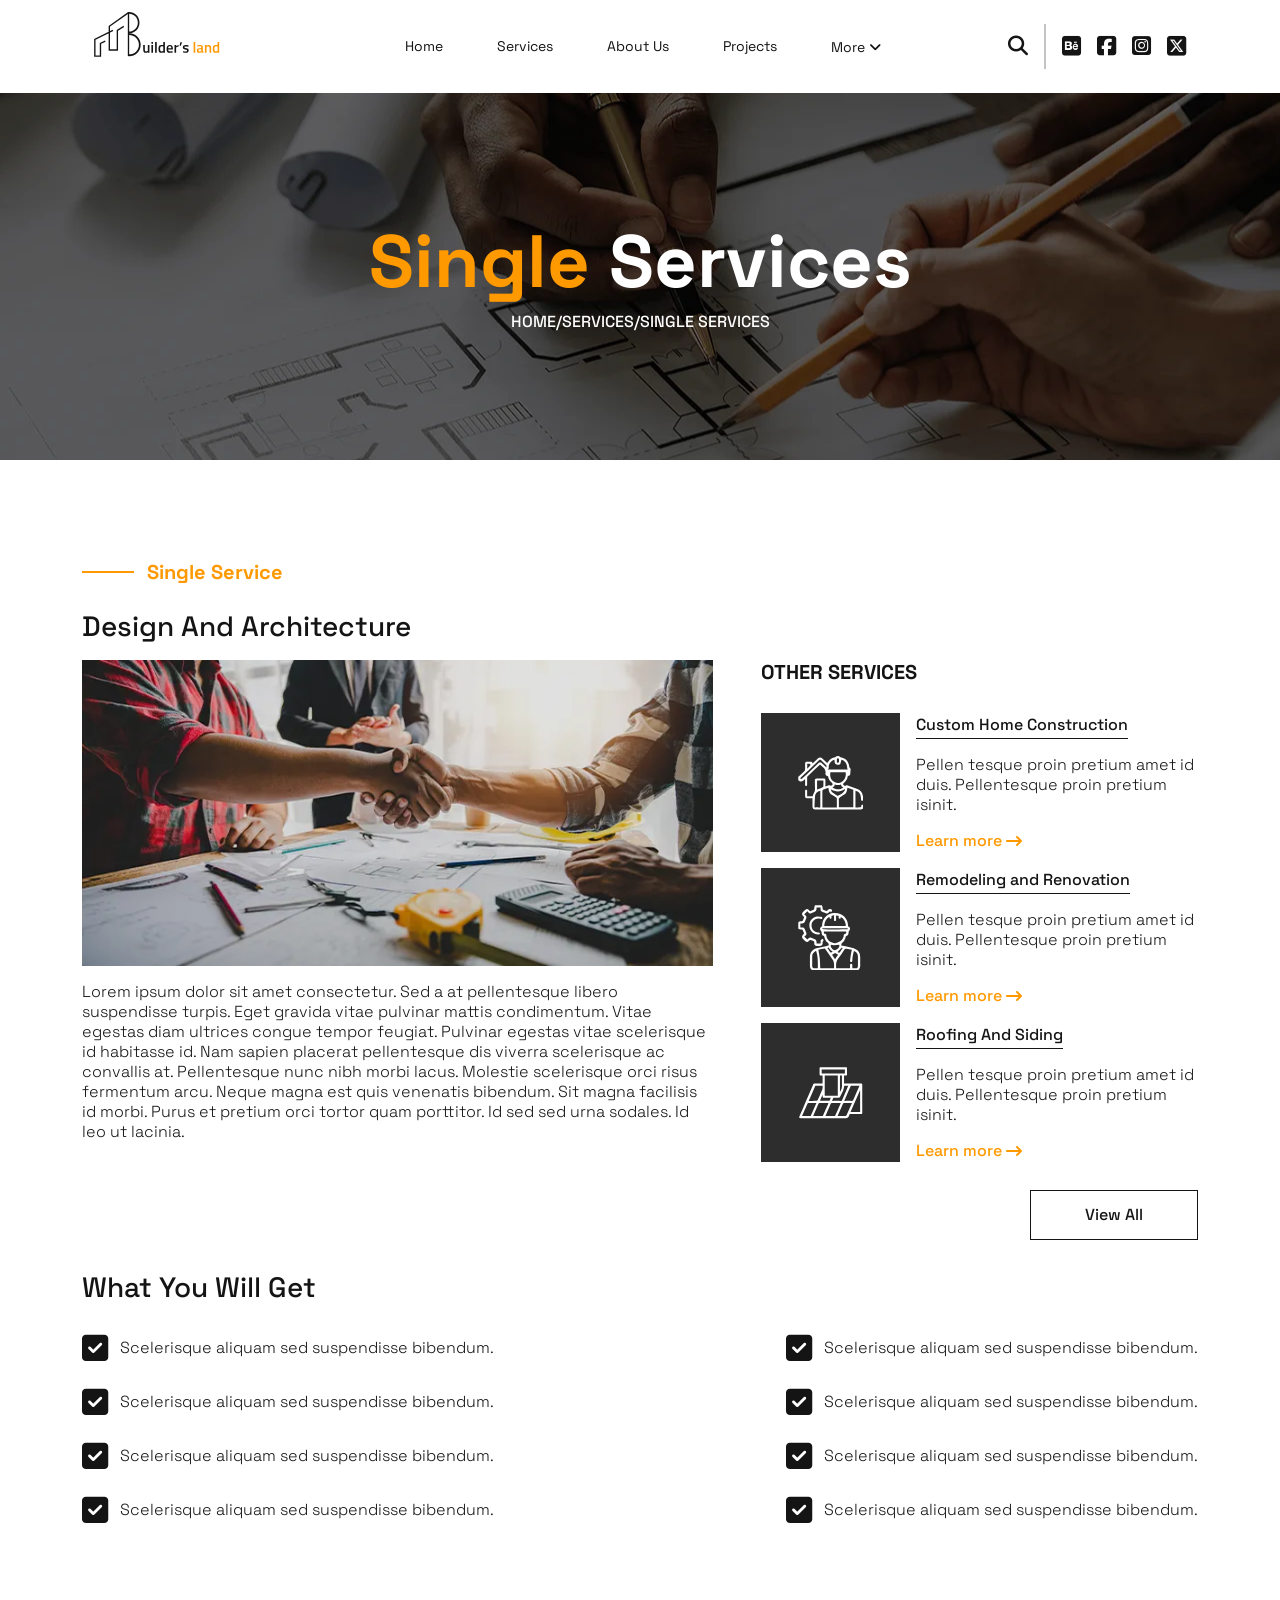
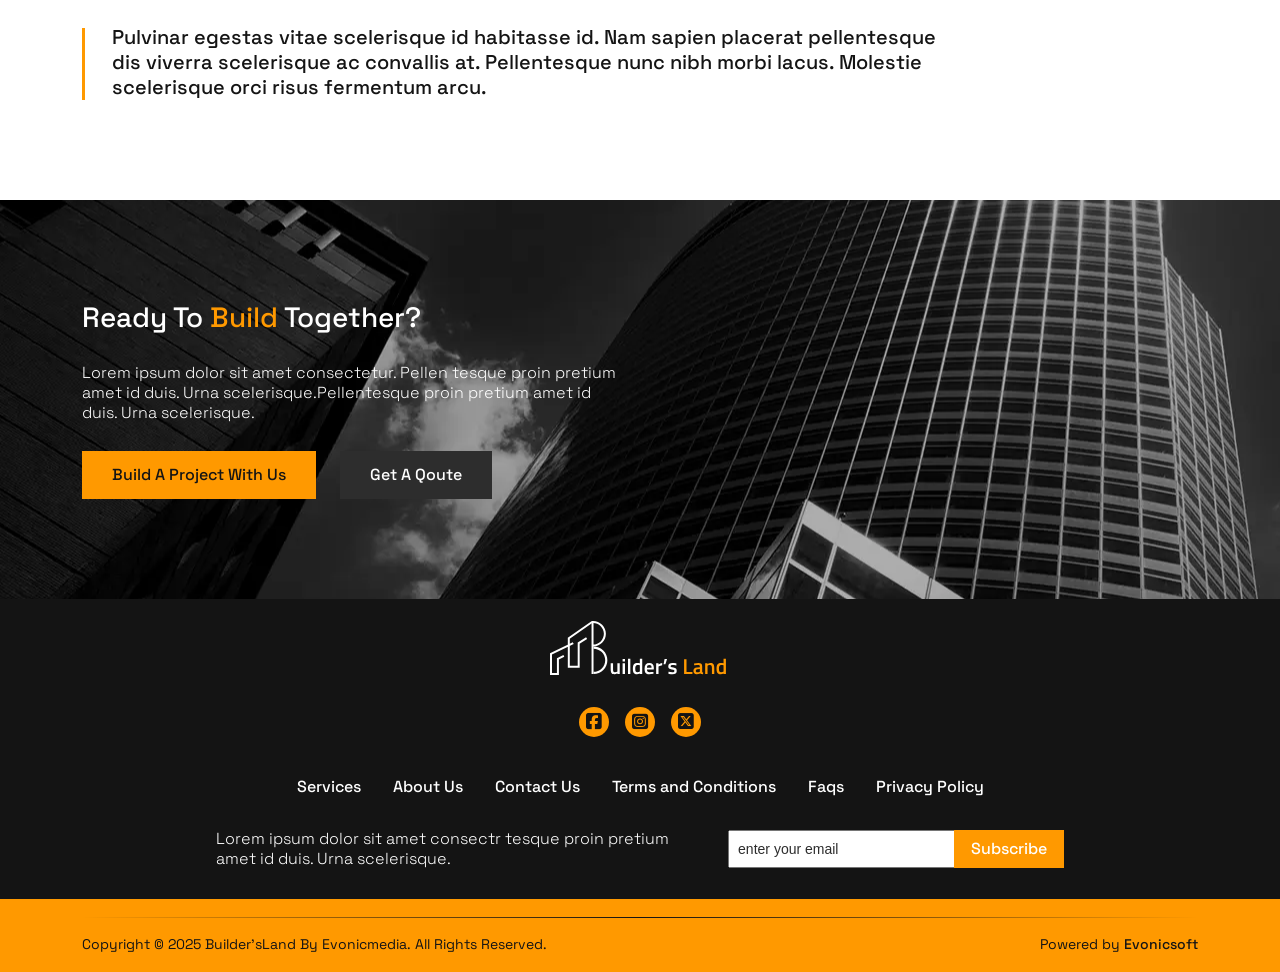
<file: buildersland-html-Developer/buildersland-html-Developer/html/single-service.html>
<!DOCTYPE html>
<html lang="en">

<head>
  <meta charset="UTF-8">
  <meta http-equiv="X-UA-Compatible" content="IE=edge">
  <meta name="viewport" content="width=device-width, initial-scale=1.0">

  <title>Builder's Land</title>
  <!-- favicon  -->
  <link rel="shortcut icon" href="assets/images/favicon.svg" type="image/x-icon">
  <!-- faremwork of css -->
  <link rel="stylesheet" href="assets/css/bootstrap-lib/bootstrap.min.css">
  <!-- style sheet of css -->
  <link rel="stylesheet" href="assets/css/style.css">
  <!-- Responsive sheet of css -->
  <link rel="stylesheet" href="assets/css/responsive.css">
  <!-- fonts awsome icon link  -->
  <link rel="stylesheet" href="https://cdnjs.cloudflare.com/ajax/libs/font-awesome/6.5.0/css/all.min.css">
  <!-- animation of css -->
  <link rel="stylesheet" href="assets/css/aos.css">
</head>

<body>
  <div class="site-wrapper">
    <!-- ======== 6.1. Header section ======== -->
    <header>
      <nav class="navbar navbar-expand-lg container">
        <div class="container-fluid justify-content-lg-start justify-content-between">
          <!-- site logo -->
          <a href="index.html" class="nav-logo p-0">
            <figure class="w-100 mb-lg-4">
              <img src="assets/images/logo.svg" alt="logo">
            </figure>
          </a>
          <!-- navigation button  -->
          <div class="d-flex gap-4 flex-row-reverse">
            <div class="d-lg-none d-block">
              <button class="menu-icon d-flex align-items-center justify-content-center" onclick="toggleMenu()">
                <i class="fas fa-bars"></i>
              </button>
            </div>
            <!-- navigation bar manu  -->
            <div class="d-flex align-items-center justify-content-end gap-lg-5 w-100">
              <div class="collapse navbar-collapse justify-content-center" id="navbarSupportedContent">
                <ul class="navbar-nav d-flex justify-content-center align-items-center">
                  <li class="nav-item">
                    <a href="index.html" class="nav-link">Home</a>
                  </li>
                  <li class="nav-item">
                    <a href="services.html" class="nav-link">Services</a>
                  </li>
                  <li class="nav-item">
                    <a href="about.html" class="nav-link">About Us</a>
                  </li>
                  <li class="nav-item">
                    <a href="projects.html" class="nav-link">Projects</a>
                  </li>
                  <li class="dropdown">
                    <a href="#" class="nav-link d-flex gap-1">More<i class="fa-solid fa-angle-down"></i></a>

                    <ul class="dropdown-menu d-flex flex-column gap-3">
                      <li>
                        <a href="blog.html" class="dropdown-item">News and Blogs</a>
                      </li>
                      <li>
                        <a href="single-service.html" class="dropdown-item active">Single Service</a>
                      </li>
                      <li>
                        <a href="faq.html" class="dropdown-item">FAQ's</a>
                      </li>
                      <li>
                        <a href="testimonial.html" class="dropdown-item">Testimonials</a>
                      </li>
                      <li>
                        <a href="contact.html" class="dropdown-item">Contact Us</a>
                      </li>
                      <li>
                        <a href="team.html" class="dropdown-item">Team</a>
                      </li>
                      <li>
                        <a href="error.html" class="dropdown-item">404</a>
                      </li>
                      <li>
                        <a href="comingSoon.html" class="dropdown-item">Coming Soon</a>
                      </li>
                    </ul>
                  </li>
                </ul>
              </div>
              <div class="d-flex align-items-center justify-content-end gap-3">
                <div class="search SearchModal" id="SearchModal">
                  <a href="#">
                    <i class="fas fa-search"></i>
                  </a>
                </div>
                <hr class="d-lg-block d-none">
                <div class="d-lg-flex flex-row gap-3 d-none">
                  <a href="#">
                    <i class="fa-brands fa-square-behance"></i>
                  </a>
                  <a href="#">
                    <i class="fa-brands fa-square-facebook"></i>
                  </a>
                  <a href="#">
                    <i class="fa-brands fa-square-instagram"></i>
                  </a>
                  <a href="#">
                    <i class="fa-brands fa-square-x-twitter"></i>
                  </a>
                </div>
              </div>
            </div>
          </div>
        </div>

        <div class="modal searchModal w-100 h-100 position-fixed justify-content-center align-items-center">
          <button class="close-btn d-flex position-absolute" id="closeSearchModal">
            &times;
          </button>
          <div class="position-relative d-flex align-items-center justify-content-cente w-50">
            <input type="text" placeholder="Search..." name="search" class="w-100">
            <button class="search-btn d-flex align-items-center justify-content-end position-absolute">
              <i class="fa-solid fa-magnifying-glass"></i>
            </button>
          </div>
        </div>
      </nav>
      <!--===== aside navigation slidebar 1 =====-->
      <aside>
        <div id="menuBar" class="menu-bar d-lg-none d-block position-fixed h-100 pt-3">
          <button class="close-icon d-flex align-items-center justify-content-center" onclick="toggleMenu()">
            <i class="fa-solid fa-xmark"></i>
          </button>
          <div>
            <ul class="menu-bar flex-column justify-content-start align-items-start gap-1 pt-4">
              <li class="nav-item">
                <a href="index.html" class="nav-link">Home</a>
              </li>
              <li class="nav-item">
                <a href="services.html" class="nav-link">Services</a>
              </li>
              <li class="nav-item">
                <a href="about.html" class="nav-link">About Us</a>
              </li>
              <li class="nav-item">
                <a href="projects.html" class="nav-link">Projects</a>
              </li>
              <li class="nav-item">
                <a href="contact.html" class="nav-link">Contact</a>
              </li>
              <li class="nav-item">
                <a href="testimonial.html" class="nav-link">Testimonials</a>
              </li>
              <li class="dropdown">
                <a href="#" class="nav-link d-flex gap-1">More<i class="fa-solid fa-angle-down"></i></a>

                <ul class="dropdown-menu d-flex flex-column gap-2">
                  <li>
                    <a href="blog.html" class="dropdown-item">News and Blogs</a>
                  </li>
                  <li>
                    <a href="single-service.html" class="dropdown-item">Single Service</a>
                  </li>
                  <li>
                    <a href="faq.html" class="dropdown-item">FAQ's</a>
                  </li>
                  <li>
                    <a href="team.html" class="dropdown-item">Team</a>
                  </li>
                  <li>
                    <a href="error.html" class="dropdown-item">404</a>
                  </li>
                  <li>
                    <a href="comingSoon.html" class="dropdown-item">Coming Soon</a>
                  </li>
                </ul>
              </li>
            </ul>
          </div>

        </div>
      </aside>
    </header>
    <!-- ======== End of 6.1. Header section ======== -->
    <!-- ======== 6.2. Hero section ======== -->
    <section class="subpage-Hero Single-hero">
      <div class="container">
        <div data-aos="zoom-in" class="d-flex flex-column align-items-center text-center gap-2">
          <h1><span>Single</span> Services</h1>
          <h6>HOME/SERVICES/SINGLE SERVICES</h6>
        </div>
      </div>
    </section>
    <!-- ======== End of 6.2. Hero section ======== -->
    <!-- ======== 6.3. Single Services section ======== -->
    <section class="Single-service">
      <div class="container">
        <div data-aos="fade-up" class="d-flex flex-column gap-lg-4 gap-3 pb-md-3 pb-2">
          <h5 class="mini-heading">Single Service</h5>
          <h2>Design And Architecture</h2>
        </div>
        <div class="row gx-xxl-4 gx-xl-5 gy-md-0 gy-4">
          <div data-aos="fade-up" class="col-lg-7 col-md-6">
            <div class="d-flex flex-column gap-md-3 gap-2">
              <figure>
                <img src="assets/images/services/single-sevice-1.webp" alt="single-sevice-1" class="w-100">
              </figure>
              <p>Lorem ipsum dolor sit amet consectetur. Sed a at pellentesque libero suspendisse turpis. Eget gravida
                vitae pulvinar mattis condimentum. Vitae egestas diam ultrices congue tempor feugiat. Pulvinar egestas
                vitae scelerisque id habitasse id. Nam sapien placerat pellentesque dis viverra scelerisque ac convallis
                at. Pellentesque nunc nibh morbi lacus. Molestie scelerisque orci risus fermentum arcu. Neque magna est
                quis venenatis bibendum. Sit magna facilisis id morbi. Purus et pretium orci tortor quam porttitor. Id
                sed
                sed urna sodales. Id leo ut lacinia.</p>
            </div>
          </div>
          <div class="col-lg-5 col-md-6">
            <div data-aos="fade-down" class="d-flex flex-column gap-lg-4 gap-3">
              <h5>OTHER SERVICES</h5>
              <div class="d-flex flex-column gap-3 pt-1">
                <div class="d-flex align-items-center gap-3">
                  <figure>
                    <img src="assets/images/icons/services1.svg" alt="services1">
                  </figure>
                  <div class="d-flex flex-column gap-lg-3 gap-2">
                    <h6 class="position-relative pb-1">Custom Home Construction</h6>
                    <p>Pellen tesque proin pretium amet id duis. Pellentesque proin pretium isinit.</p>
                    <a href="services.html" class="d-flex flex-row align-items-center gap-1">Learn more <i
                        class="fa-solid fa-arrow-right-long"></i></a>
                  </div>
                </div>
                <div class="d-flex align-items-center gap-3">
                  <figure>
                    <img src="assets/images/icons/services2.svg" alt="services2">
                  </figure>
                  <div class="d-flex flex-column gap-lg-3 gap-2">
                    <h6 class="position-relative pb-1">Remodeling and Renovation</h6>
                    <p>Pellen tesque proin pretium amet id duis. Pellentesque proin pretium isinit.</p>
                    <a href="services.html" class="d-flex flex-row align-items-center gap-1">Learn more <i
                        class="fa-solid fa-arrow-right-long"></i></a>
                  </div>
                </div>
                <div class="d-flex align-items-center gap-3">
                  <figure>
                    <img src="assets/images/icons/services6.svg" alt="services6">
                  </figure>
                  <div class="d-flex flex-column gap-lg-3 gap-2">
                    <h6 class="position-relative pb-1">Roofing And Siding</h6>
                    <p>Pellen tesque proin pretium amet id duis. Pellentesque proin pretium isinit.</p>
                    <a href="services.html" class="d-flex flex-row align-items-center gap-1">Learn more <i
                        class="fa-solid fa-arrow-right-long"></i></a>
                  </div>
                </div>
              </div>
              <div class="d-flex flex-column align-items-end pt-1">
                <a href="services.html" class="hover3">View All</a>
              </div>
            </div>
          </div>
        </div>
      </div>
    </section>
    <!-- ======== End of 6.3. Single Services section ======== -->
    <!-- ======== 6.4. You will Get section ======== -->
    <section class="You-get">
      <div class="container">
        <div data-aos="fade-down" class="d-flex flex-column gap-lg-4 gap-3">
          <h2>What You Will Get</h2>
          <div
            class="d-flex flex-md-row flex-column align-items-md-center justify-content-md-between gap-md-0 gap-3 pt-1">
            <div class="d-flex flex-column gap-md-4 gap-3">
              <div class="d-flex align-items-center gap-2">
                <i class="fa-solid fa-square-check pe-1"></i>
                <p>Scelerisque aliquam sed suspendisse bibendum.</p>
              </div>
              <div class="d-flex align-items-center gap-2">
                <i class="fa-solid fa-square-check pe-1"></i>
                <p>Scelerisque aliquam sed suspendisse bibendum.</p>
              </div>
              <div class="d-flex align-items-center gap-2">
                <i class="fa-solid fa-square-check pe-1"></i>
                <p>Scelerisque aliquam sed suspendisse bibendum.</p>
              </div>
              <div class="d-flex align-items-center gap-2">
                <i class="fa-solid fa-square-check pe-1"></i>
                <p>Scelerisque aliquam sed suspendisse bibendum.</p>
              </div>
            </div>
            <div class="d-flex flex-column gap-md-4 gap-3">
              <div class="d-flex align-items-center gap-2">
                <i class="fa-solid fa-square-check pe-1"></i>
                <p>Scelerisque aliquam sed suspendisse bibendum.</p>
              </div>
              <div class="d-flex align-items-center gap-2">
                <i class="fa-solid fa-square-check pe-1"></i>
                <p>Scelerisque aliquam sed suspendisse bibendum.</p>
              </div>
              <div class="d-flex align-items-center gap-2">
                <i class="fa-solid fa-square-check pe-1"></i>
                <p>Scelerisque aliquam sed suspendisse bibendum.</p>
              </div>
              <div class="d-flex align-items-center gap-2">
                <i class="fa-solid fa-square-check pe-1"></i>
                <p>Scelerisque aliquam sed suspendisse bibendum.</p>
              </div>
            </div>
          </div>
          <div class="position-relative">
            <h3>Pulvinar egestas vitae scelerisque id habitasse id. Nam sapien placerat pellentesque dis viverra
              scelerisque ac convallis at. Pellentesque nunc nibh morbi lacus. Molestie scelerisque orci risus fermentum
              arcu.</h3>
          </div>
        </div>
      </div>
    </section>
    <!-- ======== End of 6.4. You will Get section ======== -->
    <!-- ======== 6.5. Build section ======== -->
    <section class="Build">
      <div class="container">
        <div data-aos="fade-up" class="d-flex flex-column gap-lg-4 gap-2">
          <h2>Ready To <span>Build</span> Together?</h2>
          <p class="py-1">Lorem ipsum dolor sit amet consectetur. Pellen tesque proin pretium amet id duis. Urna
            scelerisque.Pellentesque proin pretium amet id duis. Urna scelerisque.</p>
          <div class="d-flex flex-sm-row flex-column gap-sm-4 gap-3 pt-lg-0 pt-3">
            <a href="contact.html" class="hover1">Build A Project With Us</a>
            <a href="contact.html">Get A Qoute</a>
          </div>
        </div>
      </div>
    </section>
    <!-- ======== End of 6.5. Build section ======== -->
    <!-- ======== 6.6. Footer section ======== -->
    <footer>
      <div class="container">
        <div class="d-flex flex-column align-items-center gap-md-4 gap-3">
          <figure>
            <img src="assets/images/footer-logo.svg" alt="footer-logo">
          </figure>
          <div class="d-flex flex-row gap-3 py-2">
            <a href="#" class="d-flex align-items-center justify-content-center">
              <i class="fa-brands fa-square-facebook"></i>
            </a>
            <a href="#" class="d-flex align-items-center justify-content-center">
              <i class="fa-brands fa-square-instagram"></i>
            </a>
            <a href="#" class="d-flex align-items-center justify-content-center">
              <i class="fa-brands fa-square-x-twitter"></i>
            </a>
          </div>
          <ul
            class="d-flex flex-md-row flex-column flex-wrap justify-content-center align-items-center">
            <li class="nav-item">
              <a href="services.html" class="nav-link">Services</a>
            </li>
            <li class="nav-item">
              <a href="about.html" class="nav-link">About Us</a>
            </li>
            <li class="nav-item">
              <a href="contact.html" class="nav-link">Contact Us</a>
            </li>
            <li class="nav-item">
              <a href="about.html" class="nav-link">Terms and Conditions</a>
            </li>
            <li class="nav-item">
              <a href="faq.html" class="nav-link">Faqs</a>
            </li>
            <li class="nav-item">
              <a href="index.html" class="nav-link">Privacy Policy</a>
            </li>
          </ul>
          <div class="d-flex align-items-center justify-content-between">
            <p>Lorem ipsum dolor sit amet consectr tesque proin pretium amet id duis. Urna scelerisque.</p>
            <form class="d-flex flex-row align-items-center" id="footerForm">
              <input type="email" name="email" id="email" placeholder="enter your email" required>
              <button type="submit" class="hover1" id="open-footerModal">Subscribe</button>
            </form>
            <div id="footerModal">
              <div class="d-flex flex-column align-items-center text-center">
                <figure>
                  <img src="assets/images/icons/form-submit-gif.gif" alt="form-gif" class="w-100">
                </figure>
                <h2>Details Submitted!</h2>
                <p class="pt-3 pb-5 px-5 text-center w-100">
                  Thank you for subscribing to our newsletter.
                </p>
                <button id="dismiss-footerModal" class="hover1">
                  Dismiss
                </button>
              </div>
            </div>
            <div class="modal-overlay"></div>
          </div>
        </div>
      </div>
    </footer>
    <div class="Copyright">
      <div class="container">
        <div class="my-auto"></div>
        <div
          class="d-flex flex-md-row flex-column align-items-center justify-content-between gap-md-0 gap-1 pt-3 text-md-start text-center">
          <p>Copyright &copy; 2025 Builder’sLand By Evonicmedia. All Rights Reserved.</p>
          <p>Powered by <span>Evonicsoft</span></p>
        </div>
      </div>
    </div>
    <!-- ======== End of 6.6. Footer section ======== -->
  </div>

  <!-- bootstrap min javascript -->
  <script src="assets/js/javascript-lib/bootstrap.min.js"></script>
  <!-- main javascript -->
  <script src="assets/js/custom.js"></script>
  <!-- animation from javascript -->
  <script src="assets/js/aos.js"></script>
  <script>
    AOS.init({
      once: true,
      duration: 1500,
    });
  </script>
</body>

</html>
</file>
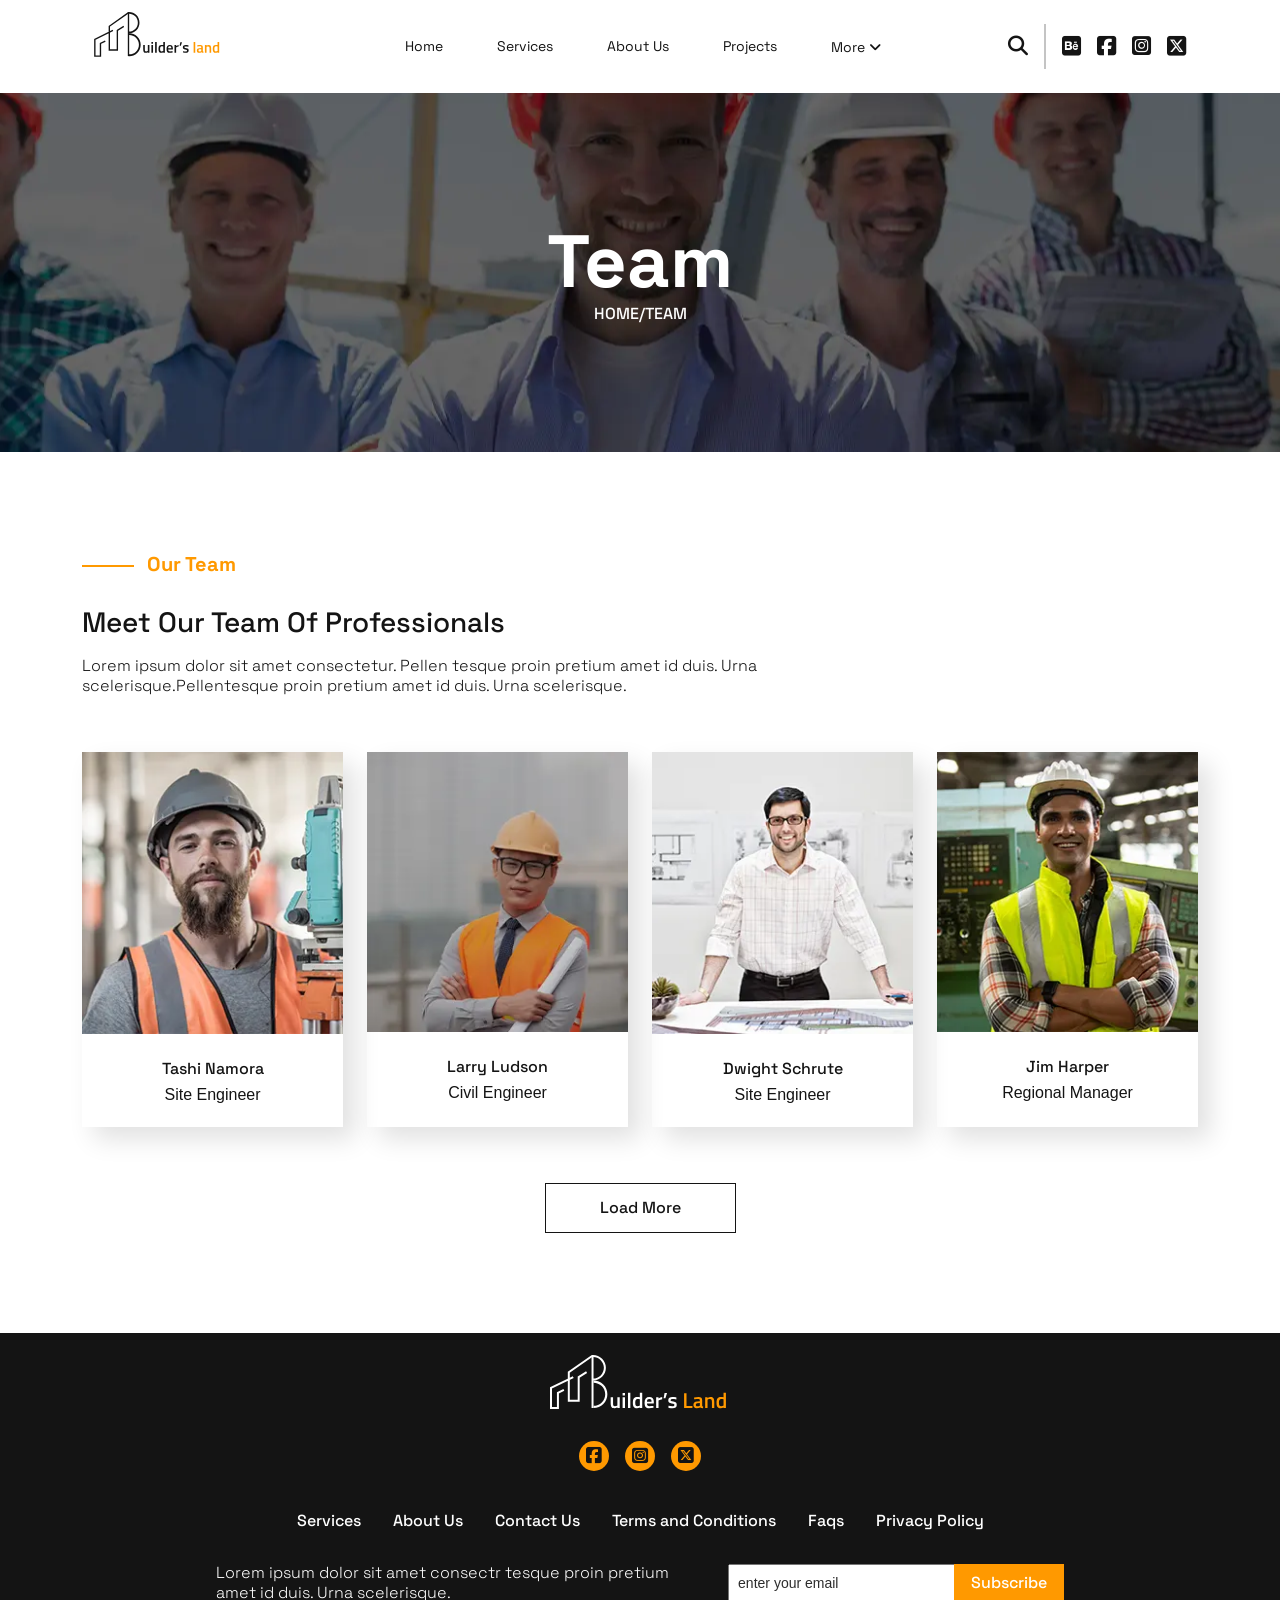
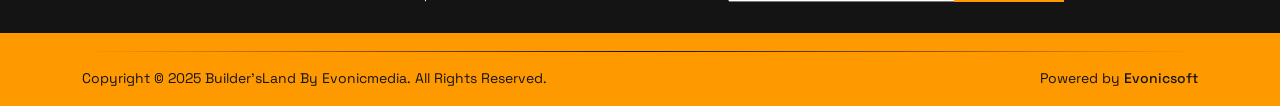
<file: buildersland-html-Developer/buildersland-html-Developer/html/team.html>
<!DOCTYPE html>
<html lang="en">

<head>
  <meta charset="UTF-8">
  <meta http-equiv="X-UA-Compatible" content="IE=edge">
  <meta name="viewport" content="width=device-width, initial-scale=1.0">

  <title>Builder's Land</title>
  <!-- favicon  -->
  <link rel="shortcut icon" href="assets/images/favicon.svg" type="image/x-icon">
  <!-- faremwork of css -->
  <link rel="stylesheet" href="assets/css/bootstrap-lib/bootstrap.min.css">
  <!-- style sheet of css -->
  <link rel="stylesheet" href="assets/css/style.css">
  <!-- Responsive sheet of css -->
  <link rel="stylesheet" href="assets/css/responsive.css">
  <!-- fonts awsome icon link  -->
  <link rel="stylesheet" href="https://cdnjs.cloudflare.com/ajax/libs/font-awesome/6.5.0/css/all.min.css">
  <!-- animation of css -->
  <link rel="stylesheet" href="assets/css/aos.css">
</head>

<body>
  <div class="site-wrapper">
    <!-- ======== 10.1. Header section ======== -->
    <header>
      <nav class="navbar navbar-expand-lg container">
        <div class="container-fluid justify-content-lg-start justify-content-between">
          <!-- site logo -->
          <a href="index.html" class="nav-logo p-0">
            <figure class="w-100 mb-lg-4">
              <img src="assets/images/logo.svg" alt="logo">
            </figure>
          </a>
          <!-- navigation button  -->
          <div class="d-flex gap-4 flex-row-reverse">
            <div class="d-lg-none d-block">
              <button class="menu-icon d-flex align-items-center justify-content-center" onclick="toggleMenu()">
                <i class="fas fa-bars"></i>
              </button>
            </div>
            <!-- navigation bar manu  -->
            <div class="d-flex align-items-center justify-content-end gap-lg-5 w-100">
              <div class="collapse navbar-collapse justify-content-center" id="navbarSupportedContent">
                <ul class="navbar-nav d-flex justify-content-center align-items-center">
                  <li class="nav-item">
                    <a href="index.html" class="nav-link">Home</a>
                  </li>
                  <li class="nav-item">
                    <a href="services.html" class="nav-link">Services</a>
                  </li>
                  <li class="nav-item">
                    <a href="about.html" class="nav-link">About Us</a>
                  </li>
                  <li class="nav-item">
                    <a href="projects.html" class="nav-link">Projects</a>
                  </li>
                  <li class="dropdown">
                    <a href="#" class="nav-link d-flex gap-1">More<i class="fa-solid fa-angle-down"></i></a>

                    <ul class="dropdown-menu d-flex flex-column gap-3">
                      <li>
                        <a href="blog.html" class="dropdown-item">News and Blogs</a>
                      </li>
                      <li>
                        <a href="single-service.html" class="dropdown-item">Single Service</a>
                      </li>
                      <li>
                        <a href="faq.html" class="dropdown-item">FAQ's</a>
                      </li>
                      <li>
                        <a href="testimonial.html" class="dropdown-item">Testimonials</a>
                      </li>
                      <li>
                        <a href="contact.html" class="dropdown-item">Contact Us</a>
                      </li>
                      <li>
                        <a href="team.html" class="dropdown-item active">Team</a>
                      </li>
                      <li>
                        <a href="error.html" class="dropdown-item">404</a>
                      </li>
                      <li>
                        <a href="comingSoon.html" class="dropdown-item">Coming Soon</a>
                      </li>
                    </ul>
                  </li>
                </ul>
              </div>
              <div class="d-flex align-items-center justify-content-end gap-3">
                <div class="search SearchModal" id="SearchModal">
                  <a href="#">
                    <i class="fas fa-search"></i>
                  </a>
                </div>
                <hr class="d-lg-block d-none">
                <div class="d-lg-flex flex-row gap-3 d-none">
                  <a href="#">
                    <i class="fa-brands fa-square-behance"></i>
                  </a>
                  <a href="#">
                    <i class="fa-brands fa-square-facebook"></i>
                  </a>
                  <a href="#">
                    <i class="fa-brands fa-square-instagram"></i>
                  </a>
                  <a href="#">
                    <i class="fa-brands fa-square-x-twitter"></i>
                  </a>
                </div>
              </div>
            </div>
          </div>
        </div>

        <div class="modal searchModal w-100 h-100 position-fixed justify-content-center align-items-center">
          <button class="close-btn d-flex position-absolute" id="closeSearchModal">
            &times;
          </button>
          <div class="position-relative d-flex align-items-center justify-content-cente w-50">
            <input type="text" placeholder="Search..." name="search" class="w-100">
            <button class="search-btn d-flex align-items-center justify-content-end position-absolute">
              <i class="fa-solid fa-magnifying-glass"></i>
            </button>
          </div>
        </div>
      </nav>
      <!--===== aside navigation slidebar 1 =====-->
      <aside>
        <div id="menuBar" class="menu-bar d-lg-none d-block position-fixed h-100 pt-3">
          <button class="close-icon d-flex align-items-center justify-content-center" onclick="toggleMenu()">
            <i class="fa-solid fa-xmark"></i>
          </button>
          <div>
            <ul class="menu-bar flex-column justify-content-start align-items-start gap-1 pt-4">
              <li class="nav-item">
                <a href="index.html" class="nav-link">Home</a>
              </li>
              <li class="nav-item">
                <a href="services.html" class="nav-link">Services</a>
              </li>
              <li class="nav-item">
                <a href="about.html" class="nav-link">About Us</a>
              </li>
              <li class="nav-item">
                <a href="projects.html" class="nav-link">Projects</a>
              </li>
              <li class="nav-item">
                <a href="contact.html" class="nav-link">Contact</a>
              </li>
              <li class="nav-item">
                <a href="testimonial.html" class="nav-link">Testimonials</a>
              </li>
              <li class="dropdown">
                <a href="#" class="nav-link d-flex gap-1">More<i class="fa-solid fa-angle-down"></i></a>

                <ul class="dropdown-menu d-flex flex-column gap-2">
                  <li>
                    <a href="blog.html" class="dropdown-item">News and Blogs</a>
                  </li>
                  <li>
                    <a href="single-service.html" class="dropdown-item">Single Service</a>
                  </li>
                  <li>
                    <a href="faq.html" class="dropdown-item">FAQ's</a>
                  </li>
                  <li>
                    <a href="team.html" class="dropdown-item">Team</a>
                  </li>
                  <li>
                    <a href="error.html" class="dropdown-item">404</a>
                  </li>
                  <li>
                    <a href="comingSoon.html" class="dropdown-item">Coming Soon</a>
                  </li>
                </ul>
              </li>
            </ul>
          </div>

        </div>
      </aside>
    </header>
    <!-- ======== End of 10.1. Header section ======== -->
    <!-- ======== 10.2. Team Hero section ======== -->
    <section class="subpage-Hero team">
      <div class="container">
        <div data-aos="zoom-in" class="d-flex flex-column align-items-center text-center">
          <h1>Team</h1>
          <h6>HOME/TEAM</h6>
        </div>
      </div>
    </section>
    <!-- ======== End of 10.2. Team Hero section ======== -->
    <!-- ======== 10.3. Our Team section ======== -->
    <section class="Team my-auto">
      <div class="container">
        <div data-aos="fade-up" class="d-flex flex-column gap-lg-5 gap-4">
          <div class="d-flex flex-column gap-lg-4 gap-3">
            <h5 class="mini-heading pb-lg-1">Our Team</h5>
            <div class="d-flex flex-column gap-lg-3 gap-2 pb-md-2">
              <h2>Meet Our Team of professionals</h2>
              <p>Lorem ipsum dolor sit amet consectetur. Pellen tesque proin pretium amet id duis. Urna
                scelerisque.Pellentesque proin pretium amet id duis. Urna scelerisque.</p>
            </div>
          </div>
          <div class="row gy-lg-0 gy-md-5 gy-4">
            <div class="col-lg-3 col-md-4">
              <div class="d-flex flex-column align-items-center gap-4 position-relative overflow-hidden">
                <figure class="w-100 overflow-hidden">
                  <img src="assets/images/index/team-1.webp" alt="team-1" class="w-100">
                </figure>
                <div class="d-flex flex-column align-items-center gap-2">
                  <h6>Tashi Namora</h6>
                  <span>Site Engineer</span>
                </div>

                <div class="d-flex flex-column gap-xl-4 gap-md-3 gap-4 position-absolute">
                  <a href="#" class="d-flex align-items-center justify-content-center">
                    <i class="fa-brands fa-square-behance"></i>
                  </a>
                  <a href="#" class="d-flex align-items-center justify-content-center">
                    <i class="fa-brands fa-square-instagram"></i>
                  </a>
                  <a href="#" class="d-flex align-items-center justify-content-center">
                    <i class="fa-brands fa-square-facebook"></i>
                  </a>
                  <a href="#" class="d-flex align-items-center justify-content-center">
                    <i class="fa-brands fa-square-x-twitter"></i>
                  </a>
                </div>
              </div>
            </div>
            <div class="col-lg-3 col-md-4">
              <div class="d-flex flex-column align-items-center gap-4 position-relative overflow-hidden">
                <figure class="w-100 overflow-hidden">
                  <img src="assets/images/index/team-2.webp" alt="team-2" class="w-100">
                </figure>
                <div class="d-flex flex-column align-items-center gap-2">
                  <h6>Larry Ludson</h6>
                  <span>Civil Engineer</span>
                </div>

                <div class="d-flex flex-column gap-xl-4 gap-3 position-absolute">
                  <a href="#" class="d-flex align-items-center justify-content-center">
                    <i class="fa-brands fa-square-behance"></i>
                  </a>
                  <a href="#" class="d-flex align-items-center justify-content-center">
                    <i class="fa-brands fa-square-instagram"></i>
                  </a>
                  <a href="#" class="d-flex align-items-center justify-content-center">
                    <i class="fa-brands fa-square-facebook"></i>
                  </a>
                  <a href="#" class="d-flex align-items-center justify-content-center">
                    <i class="fa-brands fa-square-x-twitter"></i>
                  </a>
                </div>
              </div>
            </div>
            <div class="col-lg-3 col-md-4">
              <div class="d-flex flex-column align-items-center gap-4 position-relative overflow-hidden">
                <figure class="w-100 overflow-hidden">
                  <img src="assets/images/index/team-3.webp" alt="team-3" class="w-100">
                </figure>
                <div class="d-flex flex-column align-items-center gap-2">
                  <h6>Dwight Schrute</h6>
                  <span>Site Engineer</span>
                </div>

                <div class="d-flex flex-column gap-xl-4 gap-3 position-absolute">
                  <a href="#" class="d-flex align-items-center justify-content-center">
                    <i class="fa-brands fa-square-behance"></i>
                  </a>
                  <a href="#" class="d-flex align-items-center justify-content-center">
                    <i class="fa-brands fa-square-instagram"></i>
                  </a>
                  <a href="#" class="d-flex align-items-center justify-content-center">
                    <i class="fa-brands fa-square-facebook"></i>
                  </a>
                  <a href="#" class="d-flex align-items-center justify-content-center">
                    <i class="fa-brands fa-square-x-twitter"></i>
                  </a>
                </div>
              </div>
            </div>
            <div class="col-lg-3 col-md-4">
              <div class="d-flex flex-column align-items-center gap-4 position-relative overflow-hidden">
                <figure class="w-100 overflow-hidden">
                  <img src="assets/images/index/team-4.webp" alt="team-4" class="w-100">
                </figure>
                <div class="d-flex flex-column align-items-center gap-2">
                  <h6>Jim Harper</h6>
                  <span>Regional Manager</span>
                </div>

                <div class="d-flex flex-column gap-xl-4 gap-3 position-absolute">
                  <a href="#" class="d-flex align-items-center justify-content-center">
                    <i class="fa-brands fa-square-behance"></i>
                  </a>
                  <a href="#" class="d-flex align-items-center justify-content-center">
                    <i class="fa-brands fa-square-instagram"></i>
                  </a>
                  <a href="#" class="d-flex align-items-center justify-content-center">
                    <i class="fa-brands fa-square-facebook"></i>
                  </a>
                  <a href="#" class="d-flex align-items-center justify-content-center">
                    <i class="fa-brands fa-square-x-twitter"></i>
                  </a>
                </div>
              </div>
            </div>
          </div>
          <div class="pt-2 d-flex justify-content-center">
            <a href="team.html" class="hover3">Load More</a>
          </div>
        </div>
      </div>
    </section>
    <!-- ======== End of 10.3. Our Team section ======== -->
    <!-- ======== 10.4. Footer section ======== -->
    <footer>
      <div class="container">
        <div class="d-flex flex-column align-items-center gap-md-4 gap-3">
          <figure>
            <img src="assets/images/footer-logo.svg" alt="footer-logo">
          </figure>
          <div class="d-flex flex-row gap-3 py-2">
            <a href="#" class="d-flex align-items-center justify-content-center">
              <i class="fa-brands fa-square-facebook"></i>
            </a>
            <a href="#" class="d-flex align-items-center justify-content-center">
              <i class="fa-brands fa-square-instagram"></i>
            </a>
            <a href="#" class="d-flex align-items-center justify-content-center">
              <i class="fa-brands fa-square-x-twitter"></i>
            </a>
          </div>
          <ul
            class="d-flex flex-md-row flex-column flex-wrap justify-content-center align-items-center">
            <li class="nav-item">
              <a href="services.html" class="nav-link">Services</a>
            </li>
            <li class="nav-item">
              <a href="about.html" class="nav-link">About Us</a>
            </li>
            <li class="nav-item">
              <a href="contact.html" class="nav-link">Contact Us</a>
            </li>
            <li class="nav-item">
              <a href="about.html" class="nav-link">Terms and Conditions</a>
            </li>
            <li class="nav-item">
              <a href="faq.html" class="nav-link">Faqs</a>
            </li>
            <li class="nav-item">
              <a href="index.html" class="nav-link">Privacy Policy</a>
            </li>
          </ul>
          <div class="d-flex align-items-center justify-content-between">
            <p>Lorem ipsum dolor sit amet consectr tesque proin pretium amet id duis. Urna scelerisque.</p>
            <form class="d-flex flex-row align-items-center" id="footerForm">
              <input type="email" name="email" id="email" placeholder="enter your email" required>
              <button type="submit" class="hover1" id="open-footerModal">Subscribe</button>
            </form>
            <div id="footerModal">
              <div class="d-flex flex-column align-items-center text-center">
                <figure>
                  <img src="assets/images/icons/form-submit-gif.gif" alt="form-gif" class="w-100">
                </figure>
                <h2>Details Submitted!</h2>
                <p class="pt-3 pb-5 px-5 text-center w-100">
                  Thank you for subscribing to our newsletter.
                </p>
                <button id="dismiss-footerModal" class="hover1">
                  Dismiss
                </button>
              </div>
            </div>
            <div class="modal-overlay"></div>
          </div>
        </div>
      </div>
    </footer>
    <div class="Copyright">
      <div class="container">
        <div class="my-auto"></div>
        <div
          class="d-flex flex-md-row flex-column align-items-center justify-content-between gap-md-0 gap-1 pt-3 text-md-start text-center">
          <p>Copyright &copy; 2025 Builder’sLand By Evonicmedia. All Rights Reserved.</p>
          <p>Powered by <span>Evonicsoft</span></p>
        </div>
      </div>
    </div>
    <!-- ======== End of 10.4. Footer section ======== -->
  </div>

  <!-- bootstrap min javascript -->
  <script src="assets/js/javascript-lib/bootstrap.min.js"></script>
  <!-- main javascript -->
  <script src="assets/js/custom.js"></script>
  <!-- animation from javascript -->
  <script src="assets/js/aos.js"></script>
  <script>
    AOS.init({
      once: true,
      duration: 1500,
    });
  </script>
</body>

</html>
</file>
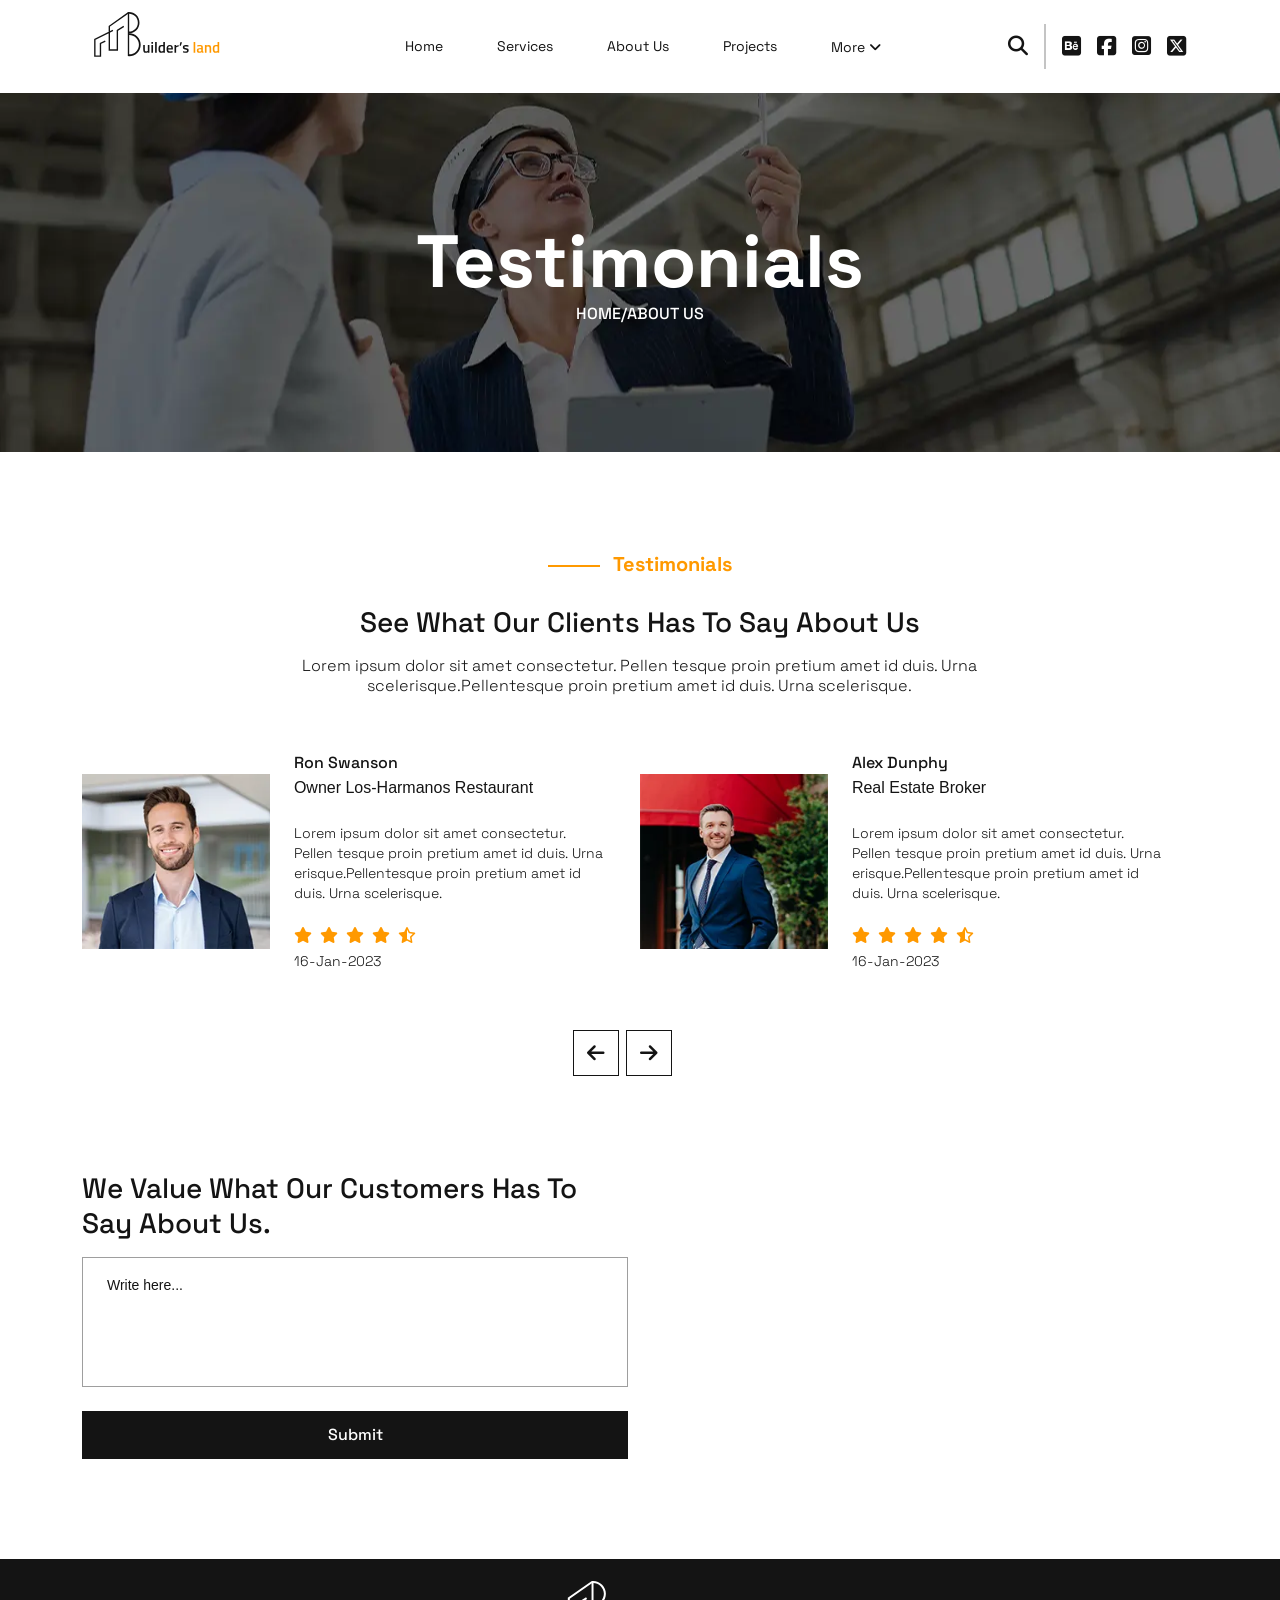
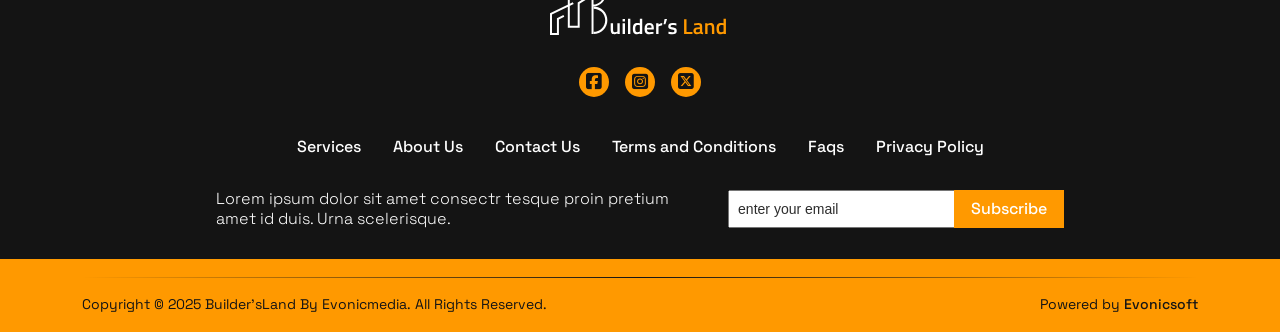
<file: buildersland-html-Developer/buildersland-html-Developer/html/testimonial.html>
<!DOCTYPE html>
<html lang="en">

<head>
  <meta charset="UTF-8">
  <meta http-equiv="X-UA-Compatible" content="IE=edge">
  <meta name="viewport" content="width=device-width, initial-scale=1.0">

  <title>Builder's Land</title>
  <!-- favicon  -->
  <link rel="shortcut icon" href="assets/images/favicon.svg" type="image/x-icon">
  <!-- faremwork of css -->
  <link rel="stylesheet" href="assets/css/bootstrap-lib/bootstrap.min.css">
  <!-- style sheet of css -->
  <link rel="stylesheet" href="assets/css/style.css">
  <!-- Responsive sheet of css -->
  <link rel="stylesheet" href="assets/css/responsive.css">
  <!-- fonts awsome icon link  -->
  <link rel="stylesheet" href="https://cdnjs.cloudflare.com/ajax/libs/font-awesome/6.5.0/css/all.min.css">
  <!-- slick-slider link css -->
  <link rel="stylesheet" href="assets/css/slick.min.css">
  <!-- animation of css -->
  <link rel="stylesheet" href="assets/css/aos.css">
</head>

<body>
  <div class="site-wrapper">
    <!-- ======== 8.1. Header section ======== -->
    <header>
      <nav class="navbar navbar-expand-lg container">
        <div class="container-fluid justify-content-lg-start justify-content-between">
          <!-- site logo -->
          <a href="index.html" class="nav-logo p-0">
            <figure class="w-100 mb-lg-4">
              <img src="assets/images/logo.svg" alt="logo">
            </figure>
          </a>
          <!-- navigation button  -->
          <div class="d-flex gap-4 flex-row-reverse">
            <div class="d-lg-none d-block">
              <button class="menu-icon d-flex align-items-center justify-content-center" onclick="toggleMenu()">
                <i class="fas fa-bars"></i>
              </button>
            </div>
            <!-- navigation bar manu  -->
            <div class="d-flex align-items-center justify-content-end gap-lg-5 w-100">
              <div class="collapse navbar-collapse justify-content-center" id="navbarSupportedContent">
                <ul class="navbar-nav d-flex justify-content-center align-items-center">
                  <li class="nav-item">
                    <a href="index.html" class="nav-link">Home</a>
                  </li>
                  <li class="nav-item">
                    <a href="services.html" class="nav-link">Services</a>
                  </li>
                  <li class="nav-item">
                    <a href="about.html" class="nav-link">About Us</a>
                  </li>
                  <li class="nav-item">
                    <a href="projects.html" class="nav-link">Projects</a>
                  </li>
                  <li class="dropdown">
                    <a href="#" class="nav-link d-flex gap-1">More<i class="fa-solid fa-angle-down"></i></a>

                    <ul class="dropdown-menu d-flex flex-column gap-3">
                      <li>
                        <a href="blog.html" class="dropdown-item">News and Blogs</a>
                      </li>
                      <li>
                        <a href="single-service.html" class="dropdown-item">Single Service</a>
                      </li>
                      <li>
                        <a href="faq.html" class="dropdown-item">FAQ's</a>
                      </li>
                      <li>
                        <a href="testimonial.html" class="dropdown-item active">Testimonials</a>
                      </li>
                      <li>
                        <a href="contact.html" class="dropdown-item">Contact Us</a>
                      </li>
                      <li>
                        <a href="team.html" class="dropdown-item">Team</a>
                      </li>
                      <li>
                        <a href="error.html" class="dropdown-item">404</a>
                      </li>
                      <li>
                        <a href="comingSoon.html" class="dropdown-item">Coming Soon</a>
                      </li>
                    </ul>
                  </li>
                </ul>
              </div>
              <div class="d-flex align-items-center justify-content-end gap-3">
                <div class="search SearchModal" id="SearchModal">
                  <a href="#">
                    <i class="fas fa-search"></i>
                  </a>
                </div>
                <hr class="d-lg-block d-none">
                <div class="d-lg-flex flex-row gap-3 d-none">
                  <a href="#">
                    <i class="fa-brands fa-square-behance"></i>
                  </a>
                  <a href="#">
                    <i class="fa-brands fa-square-facebook"></i>
                  </a>
                  <a href="#">
                    <i class="fa-brands fa-square-instagram"></i>
                  </a>
                  <a href="#">
                    <i class="fa-brands fa-square-x-twitter"></i>
                  </a>
                </div>
              </div>
            </div>
          </div>
        </div>

        <div class="modal searchModal w-100 h-100 position-fixed justify-content-center align-items-center">
          <button class="close-btn d-flex position-absolute" id="closeSearchModal">
            &times;
          </button>
          <div class="position-relative d-flex align-items-center justify-content-cente w-50">
            <input type="text" placeholder="Search..." name="search" class="w-100">
            <button class="search-btn d-flex align-items-center justify-content-end position-absolute">
              <i class="fa-solid fa-magnifying-glass"></i>
            </button>
          </div>
        </div>
      </nav>
      <!--===== aside navigation slidebar 1 =====-->
      <aside>
        <div id="menuBar" class="menu-bar d-lg-none d-block position-fixed h-100 pt-3">
          <button class="close-icon d-flex align-items-center justify-content-center" onclick="toggleMenu()">
            <i class="fa-solid fa-xmark"></i>
          </button>
          <div>
            <ul class="menu-bar flex-column justify-content-start align-items-start gap-1 pt-4">
              <li class="nav-item">
                <a href="index.html" class="nav-link">Home</a>
              </li>
              <li class="nav-item">
                <a href="services.html" class="nav-link">Services</a>
              </li>
              <li class="nav-item">
                <a href="about.html" class="nav-link">About Us</a>
              </li>
              <li class="nav-item">
                <a href="projects.html" class="nav-link">Projects</a>
              </li>
              <li class="nav-item">
                <a href="contact.html" class="nav-link">Contact</a>
              </li>
              <li class="nav-item">
                <a href="testimonial.html" class="nav-link">Testimonials</a>
              </li>
              <li class="dropdown">
                <a href="#" class="nav-link d-flex gap-1">More<i class="fa-solid fa-angle-down"></i></a>

                <ul class="dropdown-menu d-flex flex-column gap-2">
                  <li>
                    <a href="blog.html" class="dropdown-item">News and Blogs</a>
                  </li>
                  <li>
                    <a href="single-service.html" class="dropdown-item">Single Service</a>
                  </li>
                  <li>
                    <a href="faq.html" class="dropdown-item">FAQ's</a>
                  </li>
                  <li>
                    <a href="team.html" class="dropdown-item">Team</a>
                  </li>
                  <li>
                    <a href="error.html" class="dropdown-item">404</a>
                  </li>
                  <li>
                    <a href="comingSoon.html" class="dropdown-item">Coming Soon</a>
                  </li>
                </ul>
              </li>
            </ul>
          </div>

        </div>
      </aside>
    </header>
    <!-- ======== End of 8.1. Header section ======== -->
    <!-- ======== 8.2. Testimonial Hero section ======== -->
    <section class="subpage-Hero testimonial">
      <div class="container">
        <div data-aos="zoom-in" class="d-flex flex-column align-items-center text-center">
          <h1>Testimonials</h1>
          <h6>HOME/ABOUT US</h6>
        </div>
      </div>
    </section>
    <!-- ======== End of 8.2. Testimonial Hero section ======== -->
    <!-- ======== 8.3. Testimonials section ======== -->
    <section class="Testimonials">
      <div class="container">
        <div data-aos="fade-up" class="d-flex flex-column gap-lg-5 gap-4">
          <div class="d-flex flex-column align-items-center text-center gap-lg-4 gap-3 pb-2">
            <h5 class="mini-heading pb-lg-1">Testimonials</h5>
            <div class="d-flex flex-column align-items-center gap-lg-3 gap-2">
              <h2>See what our clients has to say about us</h2>
              <p>Lorem ipsum dolor sit amet consectetur. Pellen tesque proin pretium amet id duis. Urna
                scelerisque.Pellentesque proin pretium amet id duis. Urna scelerisque.</p>
            </div>
          </div>
          <div class="TestimonialSlider">
            <div class="d-flex flex-sm-row flex-column align-items-center gap-4">
              <figure class="w-100">
                <img src="assets/images/index/testimonial-1.webp" alt="testimonial-1" class="w-100 h-100">
              </figure>
              <div class="d-flex flex-column gap-xl-4 gap-3">
                <div class="d-flex flex-column gap-1">
                  <h6>Ron Swanson</h6>
                  <span>Owner Los-Harmanos Restaurant</span>
                </div>
                <p>Lorem ipsum dolor sit amet consectetur. Pellen tesque proin pretium amet id duis. Urna
                  erisque.Pellentesque proin pretium amet id duis. Urna scelerisque.</p>
                <div class="d-flex flex-column gap-2">
                  <div class="d-flex flex-row gap-2">
                    <i class="fa-solid fa-star"></i>
                    <i class="fa-solid fa-star"></i>
                    <i class="fa-solid fa-star"></i>
                    <i class="fa-solid fa-star"></i>
                    <i class="fa-regular fa-star-half-stroke"></i>
                  </div>
                  <p>16-Jan-2023</p>
                </div>
              </div>
            </div>
            <div class="d-flex flex-sm-row flex-column align-items-center gap-4">
              <figure class="w-100">
                <img src="assets/images/index/testimonial-2.webp" alt="testimonial-2" class="w-100 h-100">
              </figure>
              <div class="d-flex flex-column gap-xl-4 gap-3">
                <div class="d-flex flex-column gap-1">
                  <h6>Alex Dunphy</h6>
                  <span>Real Estate Broker</span>
                </div>
                <p>Lorem ipsum dolor sit amet consectetur. Pellen tesque proin pretium amet id duis. Urna
                  erisque.Pellentesque proin pretium amet id duis. Urna scelerisque.</p>
                <div class="d-flex flex-column gap-2">
                  <div class="d-flex flex-row gap-2">
                    <i class="fa-solid fa-star"></i>
                    <i class="fa-solid fa-star"></i>
                    <i class="fa-solid fa-star"></i>
                    <i class="fa-solid fa-star"></i>
                    <i class="fa-regular fa-star-half-stroke"></i>
                  </div>
                  <p>16-Jan-2023</p>
                </div>
              </div>
            </div>
            <div class="d-flex flex-sm-row flex-column align-items-center gap-4">
              <figure class="w-100">
                <img src="assets/images/index/testimonial-1.webp" alt="testimonial-1" class="w-100 h-100">
              </figure>
              <div class="d-flex flex-column gap-xl-4 gap-3">
                <div class="d-flex flex-column gap-1">
                  <h6>Ron Swanson</h6>
                  <span>Owner Los-Harmanos Restaurant</span>
                </div>
                <p>Lorem ipsum dolor sit amet consectetur. Pellen tesque proin pretium amet id duis. Urna
                  erisque.Pellentesque proin pretium amet id duis. Urna scelerisque.</p>
                <div class="d-flex flex-column gap-2">
                  <div class="d-flex flex-row gap-2">
                    <i class="fa-solid fa-star"></i>
                    <i class="fa-solid fa-star"></i>
                    <i class="fa-solid fa-star"></i>
                    <i class="fa-solid fa-star"></i>
                    <i class="fa-regular fa-star-half-stroke"></i>
                  </div>
                  <p>16-Jan-2023</p>
                </div>
              </div>
            </div>
          </div>
        </div>
      </div>
    </section>
    <!-- ======== End of 8.3. Testimonials section ======== -->
    <!-- ======== 8.4. Feedback section ======== -->
    <section data-aos="fade-down" class="Feedback">
      <div class="container">
        <div class="row">
          <div class="col-lg-6 col-md-8">
            <div class="d-flex flex-column gap-md-3 gap-2">
              <h2>We value what our customers has to say about us.</h2>
              <form class="FeedbackForm" id="FeedbackForm">
                <div class="d-flex flex-column gap-lg-4 gap-3">
                  <textarea name="comment" id="comment" placeholder="Write here..." required></textarea>
                  <button type="submit" class="hover4" id="open-FeedbackModal">Submit</button>
                </div>
              </form>
              <div id="FeedbackModal">
                <div class="d-flex flex-column align-items-center text-center">
                  <figure>
                    <img src="assets/images/icons/form-submit-gif.gif" alt="form-gif" class="w-100">
                  </figure>
                  <h2>Details Submitted!</h2>
                  <p class="pt-3 pb-5 px-5 text-center w-100">
                    Thank you! Your Feedback
                    has been sent.
                  </p>
                  <button class="hover1" id="dismiss-FeedbackModal">Dismiss</button>
                </div>
              </div>
              <div class="modal-overlay"></div>
            </div>
          </div>
        </div>
      </div>
    </section>
    <!-- ======== End of 8.4. Feedback section ======== -->
    <!-- ======== 8.15. Footer section ======== -->
    <footer>
      <div class="container">
        <div class="d-flex flex-column align-items-center gap-md-4 gap-3">
          <figure>
            <img src="assets/images/footer-logo.svg" alt="footer-logo">
          </figure>
          <div class="d-flex flex-row gap-3 py-2">
            <a href="#" class="d-flex align-items-center justify-content-center">
              <i class="fa-brands fa-square-facebook"></i>
            </a>
            <a href="#" class="d-flex align-items-center justify-content-center">
              <i class="fa-brands fa-square-instagram"></i>
            </a>
            <a href="#" class="d-flex align-items-center justify-content-center">
              <i class="fa-brands fa-square-x-twitter"></i>
            </a>
          </div>
          <ul
            class="d-flex flex-md-row flex-column flex-wrap justify-content-center align-items-center">
            <li class="nav-item">
              <a href="services.html" class="nav-link">Services</a>
            </li>
            <li class="nav-item">
              <a href="about.html" class="nav-link">About Us</a>
            </li>
            <li class="nav-item">
              <a href="contact.html" class="nav-link">Contact Us</a>
            </li>
            <li class="nav-item">
              <a href="about.html" class="nav-link">Terms and Conditions</a>
            </li>
            <li class="nav-item">
              <a href="faq.html" class="nav-link">Faqs</a>
            </li>
            <li class="nav-item">
              <a href="index.html" class="nav-link">Privacy Policy</a>
            </li>
          </ul>
          <div class="d-flex align-items-center justify-content-between">
            <p>Lorem ipsum dolor sit amet consectr tesque proin pretium amet id duis. Urna scelerisque.</p>
            <form class="d-flex flex-row align-items-center" id="footerForm">
              <input type="email" name="email" id="email" placeholder="enter your email" required>
              <button type="submit" class="hover1" id="open-footerModal">Subscribe</button>
            </form>
            <div id="footerModal">
              <div class="d-flex flex-column align-items-center text-center">
                <figure>
                  <img src="assets/images/icons/form-submit-gif.gif" alt="form-gif" class="w-100">
                </figure>
                <h2>Details Submitted!</h2>
                <p class="pt-3 pb-5 px-5 text-center w-100">
                  Thank you for subscribing to our newsletter.
                </p>
                <button id="dismiss-footerModal" class="hover1">
                  Dismiss
                </button>
              </div>
            </div>
            <div class="modal-overlay"></div>
          </div>
        </div>
      </div>
    </footer>
    <div class="Copyright">
      <div class="container">
        <div class="my-auto"></div>
        <div
          class="d-flex flex-md-row flex-column align-items-center justify-content-between gap-md-0 gap-1 pt-3 text-md-start text-center">
          <p>Copyright &copy; 2025 Builder’sLand By Evonicmedia. All Rights Reserved.</p>
          <p>Powered by <span>Evonicsoft</span></p>
        </div>
      </div>
    </div>
    <!-- ======== End of 8.15. Footer section ======== -->
  </div>


  <!-- bootstrap min javascript -->
  <script src="assets/js/javascript-lib/bootstrap.min.js"></script>
  <!-- j Query -->
  <script src="assets/js/jquery.js"></script>
  <!-- slick slider js -->
  <script src="assets/js/slick.min.js"></script>
  <!-- main javascript -->
  <script src="assets/js/custom.js"></script>
  <!-- animation from javascript -->
  <script src="assets/js/aos.js"></script>
  <script>
    AOS.init({
      once: true,
      duration: 1500,
    });
  </script>
</body>

</html>
</file>
<file: buildersland-html-Developer/buildersland-html-Developer/html/assets/css/style.css>
/* import font family is == DM Sans ==*/
@import url('https://fonts.googleapis.com/css2?family=Space+Grotesk:wght@300..700&display=swap');

/*
Theme Name:     Builder's Land
Theme URI:
Author:
Author URI:
Description:
Version:        1.0


License:
License URI:

 [Table of Content]
 01. Reset
 02. Global Style
	  01. Index Page Style
        section Index Page
            1.1. Header section
            1.2. Hero section
            1.3. Hero-card section
            1.4. Services section
            1.5. About Us section
            1.6. Our Commitment section
            1.7. Projects section
            1.8. Experience section
            1.9. FAQ's section
            1.10. Build section
            1.11. Testimonials section
            1.12. Partners section
            1.13. Our Team Section
            1.14. Blogs Section
            1.15. Footer Section

    02. About Page Style
        section About Page
            2.2. Subpage-Hero section
            2.3. About Us section
			2.4. Experience section
			2.5. Our Story section

    03. Contact Page Style
        section Services Page
            3.3. Contact-Us section
            3.4. Find-Us section

    04. Blog Page Style
        section Blog Page
            4.3. Blogs section

    05. Services Page Style
        section Services Page
            5.3. Services section
            5.4. Build section
            5.5. Contact US section

    06. Single Service Page Style
        section Single Services Page
            6.3. Single-service section
            6.4. You Will Get section
            6.5. Build section

    07. FAQ's Page Style
        section FAQ's Page
            7.3. FAQ section
            7.4. Contact us section
            7.5. Feedback section

    08. Testimonials Page Style
		    section Testimonials Page
			     8.3. Testimonials section
			     8.4. Feedback section

    09. Projects Page Style
		    section Projects Page
				  9.3. Projects section

    10. Team Page Style
		    section Team Page
				  10.3. Team section

    11. Error Page Style
		      section Error Page
				    11.1. Error section

    12. ComingSoon Page Style
		    section ComingSoon Page
				  12.1. ComingSoon section
 */

html,
body,
div,
span,
applet,
object,
iframe,
h1,
h2,
h3,
h4,
h5,
h6,
a,
p,
blockquote,
pre,
abbr,
acronym,
address,
big,
cite,
code,
del,
dfn,
em,
img,
ins,
kbd,
q,
s,
samp,
small,
strike,
strong,
sub,
sup,
tt,
var,
b,
u,
i,
center,
dl,
dt,
dd,
ol,
ul,
li,
fieldset,
form,
label,
legend,
table,
caption,
tbody,
tfoot,
thead,
tr,
th,
td,
article,
aside,
canvas,
details,
embed,
figure,
figcaption,
footer,
header,
hgroup,
menu,
nav,
output,
ruby,
section,
summary,
time,
mark,
audio,
video {
  margin: 0px;
  padding: 0px;
  border: 0px;
  font-size: 100%;
}

/* HTML5 display-role reset for older browsers */
/* =====  01. Reset  ====== */

article,
aside,
details,
figcaption,
figure,
footer,
header,
hgroup,
menu,
nav,
section {
  display: block;
}

body {
  font-family: "Space-Grotesk", sans-serif;
  line-height: 1;
  background: #ffffff;
  color: #141414;
  scroll-behavior: smooth;
}

ol,
ul,
menu {
  list-style: none;
}

blockquote,
q {
  quotes: none;
}

blockquote:before,
blockquote:after,
q:before,
q:after {
  content: "";
}

input:focus,
button:focus {
  outline: none;
}

table {
  border-collapse: collapse;
  border-spacing: 0;
}

select {
  -webkit-user-select: none;
  -moz-user-select: none;
  -ms-user-select: none;
  user-select: none;
}

input:-webkit-autofill,
input:-webkit-autofill:hover,
input:-webkit-autofill:focus,
input:-webkit-autofill:active {
  background-color: #ffffff;
  -webkit-text-fill-color: #ffffff;
  -webkit-box-shadow: 0px 0px 0px 1000px transparent inset;
  transition: background-color 5000s ease-in-out 0s;
}

select::-ms-expand {
  display: none;
}

label {
  font-weight: normal;
}

iframe {
  width: 100%;
}

/* =====  End of 01. Reset  ====== */
/* ===== 02. Global Style ===== */
h1 {
  font-size: 74px;
  line-height: 82px;
  font-weight: 700;
  font-family: "Space Grotesk", sans-serif;
}

h2 {
  font-size: 28px;
  line-height: 35px;
  font-weight: 500;
  font-family: "Space Grotesk", sans-serif;
}

h3 {
  font-size: 20px;
  line-height: 25px;
  font-weight: 500;
  font-family: "Space Grotesk", sans-serif;
}

h4 {
  font-size: 46px;
  line-height: 58px;
  font-weight: 700;
  font-family: "Space Grotesk", sans-serif;
}

h5 {
  font-size: 20px;
  line-height: 25px;
  font-weight: 700;
  font-family: "Space Grotesk", sans-serif;
}

h6 {
  font-size: 16px;
  line-height: 21px;
  font-weight: 500;
  font-family: "Space Grotesk", sans-serif;
}

p {
  font-size: 16px;
  line-height: 20px;
  font-weight: 300;
  font-family: "Space Grotesk", sans-serif;
}

a {
  font-size: 16px;
  line-height: 20px;
  font-weight: 500;
  color: #ffff;
  text-decoration: none;
  font-family: "Space Grotesk", sans-serif;
}

button {
  font-size: 16px;
  line-height: 20px;
  font-weight: 500;
  padding: 14px 54px;
  font-family: "Space Grotesk", sans-serif;
  border: none;
  outline: none;
}

.mini-heading {
  color: #FF9900;
  position: relative;
  padding: 0px 0px 0px 65px;
  width: fit-content;
}

.mini-heading::before {
  content: "";
  position: absolute;
  width: 52px;
  height: 2px;
  background-color: #FF9900;
  left: 0px;
  bottom: 50%;
}

.hover1 {
  color: #ffffff;
  transition: ease all 0.3s;
  text-align: center;
  padding: 14px 54px;
  background-color: #FF9900;
  display: inline-block;
}

.hover1:hover {
  color: #FF9900;
  background-color: #ffff;
}

.hover1:active {
  filter: brightness(0.8);
}

.hover2 {
  width: fit-content;
  color: #141414;
  background-color: #ffff;
  padding: 14px 54px;
  transition: ease all 0.3s;
  display: inline-block;
}

.hover2:hover {
  color: #ffffff;
  background-color: #FF9900;
}

.hover2:active {
  filter: brightness(0.8);
}

.hover3 {
  width: fit-content;
  color: #141414;
  border: 1px solid #141414;
  padding: 14px 54px;
  transition: ease all 0.3s;
  display: inline-block;
}

.hover3:hover {
  color: #ffffff;
  background-color: #141414;
}

.hover3:active {
  filter: brightness(0.8);
}

.hover4 {
  width: fit-content;
  color: #ffff;
  padding: 14px 54px;
  transition: ease all 0.3s;
  display: inline-block;
  background-color: #141414;
}

.hover4:hover {
  color: #ffffff;
  background-color: #FF9900;
}

.hover4:active {
  filter: brightness(0.8);
}

/* form validation modal */
.modal-overlay {
  display: none;
  position: fixed;
  top: 0;
  left: 0;
  width: 100%;
  height: 100%;
  background-color: rgba(0, 0, 0, 0.5);
  z-index: 999;
}

#footerModal.active+.modal-overlay,
#ContactModal.active+.modal-overlay,
#FeedbackModal.active+.modal-overlay {
  display: block;
}

#footerModal,
#ContactModal,
#FeedbackModal {
  display: none;
  position: fixed;
  top: 50%;
  left: 50%;
  transform: translate(-50%, -50%);
  z-index: 1000;
}

#footerModal.active,
#ContactModal.active,
#FeedbackModal.active {
  display: block;
}

#footerModal div,
#ContactModal div,
#FeedbackModal div {
  width: 350px;
  padding: 30px 0px;
  border-radius: 20px;
  background: #141414;
  color: #ffff;
}

#footerModal figure,
#ContactModal figure,
#FeedbackModal figure {
  width: fit-content;
}

#footerModal button,
#ContactModal button,
#FeedbackModal button {
  padding: 8px 16px;
}

/* ===== End of 02. Global Style ===== */
/* ========= 1.1. Header section ======== */
.nav-logo img {
  width: 147px;
}

nav a {
  font-size: 14px;
  line-height: 17px;
  font-weight: 400;
}

header .navbar-nav {
  gap: 38px;
  padding: 0px 0px 0px 85px;
}

header .flex-row-reverse {
  width: 100%;
}

header li {
  width: fit-content;
}

.navbar a,
header nav .gap-1:focus {
  color: #141414;
}

header .nav-link,
header .dropdown-item {
  position: relative;
}

header li a::after,
header .dropdown-item::after {
  content: "";
  position: absolute;
  width: 0%;
  height: 2px;
  background-color: #FF9900;
  bottom: 0px;
  left: 0px;
  transition: all 0.3s ease-in-out;
}

header li a::after {
  bottom: 3px;
}

.navbar a:hover,
header nav .gap-1:hover,
header aside .nav-link:hover,
header aside .nav-link.gap-1:hover,
.navbar a.active {
  color: #FF9900;
  transition: all 0.3s ease-in;
}

header li a:hover::after,
header li a.active::after {
  width: 100%;
}

header .dropdown menu {
  width: 200px;
}

header .nav-link.gap-1 {
  line-height: 14px;
}

header .dropdown-menu {
  padding: 20px 10px;
  overflow: hidden;
  transition: all 0.3s ease-in;
  visibility: hidden;
  border-radius: 10px;
}

header .dropdown-item:focus,
header .dropdown-item:hover,
header .dropdown-item.active {
  background-color: transparent;
  color: #FF9900;
}


header .modal {
  display: none;
  z-index: 1000;
  left: 0px;
  top: 0px;
  background: rgba(0, 0, 0, 0.8);
  backdrop-filter: blur(7px);
  opacity: 1;
  transition: opacity 0.5s ease-in-out;
}

header .searchModal .close-btn {
  top: 20px;
  right: 30px;
  background: none;
  color: #ffffff;
  font-size: 50px;
  padding: 0px;
}

header .searchModal .position-relative {
  transform: translateY(-400%);
  transition: transform 0.7s ease-in-out;
}

header .modal.show .position-relative {
  transform: translateY(0);
}

header .searchModal input::placeholder {
  color: #ffffff;
}

header .searchModal input {
  padding: 20px;
  outline: none;
  background: #150c2380;
  color: #ffffff;
  border: 1px solid #ffff;
  border-radius: 10px;
}

header .close-btn:hover,
header .search-btn:hover i {
  color: #FF9900;
}

header .search-btn {
  border: none;
  background: none;
  padding: 0px;
  top: 20px;
  right: 20px;
}

header .search-btn i {
  color: #ffffff;
  font-size: 20px;
}

header nav .fa-search {
  font-size: 20px;
}

header nav hr {
  height: 45px !important;
  width: 2px;
  color: #141414;
}

/*====== aside navigation slidebar ======*/
.menu-bar {
  right: -100%;
  height: 100vh;
  top: 0px;
  width: 300px;
  z-index: 50;
  background: #ffff;
  transition: right 0.8s ease;
  overflow-y: auto;
}

.menu-bar.active {
  right: 0px;
}

header nav .fa-brands {
  font-size: 22px;
}

header .menu-icon {
  background: transparent;
  border-radius: 8px;
  height: 38px;
  width: 38px;
  color: #fff;
  background-color: #FF9900;
  padding: 0px;
}

header .menu-icon i {
  font-size: 16px;
}

.menu-bar .close-icon {
  width: 38px;
  height: 38px;
  font-size: 36px;
  padding: 0px;
  margin: 0px 0px 0px 10px;
  border: 1px solid #FF9900;
  border-radius: 8px;
  color: #ffffff;
  background-color: #FF9900;
}

.menu-bar .close-icon i {
  font-size: 24px;
}

.menu-bar a,
.menu-bar .nav-link.gap-1 {
  color: #141414;
  transition: all 0.3s ease-in;
}

.menu-bar a {
  font-size: 14px;
}

.menu-bar ul li a:focus {
  color: #ffffff;
}

.menu-bar .dropdown-menu {
  background: #ffff;
  padding: 10px;
  z-index: 100;
  border: 0px;
}

/* ========= End of 1.1 Header section ======== */
/* ========= 1.2. Hero section ======== */
.Hero {
  background-image: url("../images/bg/herobg-1.webp");
  background-size: cover;
  background-position: center;
  background-attachment: fixed;
  background-repeat: no-repeat;
  padding: 100px 0px 176px;
  color: #ffff;
}

.Hero h1 {
  width: 58%;
}

.Hero h1 span {
  color: #FF9900;
}

.Hero .flex-sm-row.gap-4 {
  padding: 35px 0px 0px;
}

.Hero .gap-4 a:nth-child(2) {
  transition: all 0.3s ease-in-out;
}

.Hero .gap-4 a:nth-child(2)::after {
  content: "";
  background-color: #ffff;
  width: 100%;
  height: 1px;
  position: absolute;
  bottom: -2px;
  transition: all 0.3s ease-in-out;
}

.Hero .gap-4 a:nth-child(2):hover::after {
  width: 0%;
  background-color: #FF9900;
}

.Hero .gap-4 a:nth-child(2):hover {
  color: #FF9900;
}

.Hero .position-absolute {
  background-color: #ffff;
  color: #141414;
  bottom: 0px;
  padding: 20px 12px 42px;
  width: 325px;
}

.Hero .position-absolute h3 {
  width: 67%;
  padding: 0px 0px 0px 20px;
}

.Hero .position-absolute h3::after {
  content: "";
  position: absolute;
  bottom: 10px;
  right: -55px;
  width: 25%;
  height: 2px;
  background-color: #141414;
}

.Hero .position-absolute p {
  font-size: 14px;
}

.Hero figure {
  width: fit-content;
}

.Hero img {
  width: 48px;
}

/* ========= End of 1.2. Hero section ======== */
/* ========= End of 1.3. Hero Cards section ======== */
.Hero-card {
  padding: 100px 0px;
}

.Hero-card h3 {
  color: #FF9900;
}

.Hero-card p {
  width: 80%;
  font-size: 14px;
}

.Hero-card .gap-md-3::before {
  content: "";
  position: absolute;
  width: 2px;
  height: 100%;
  background-color: #FF9900;
  left: 0px;
  visibility: hidden;
}

.Hero-card .gap-md-3:hover::before {
  visibility: visible;
}

/* ========= End of 1.3. Hero Cards section ======== */
/* ========= 1.4. Services section ======== */
.Services {
  padding: 100px 0px;
  background: #141414;
  color: #ffff;
}

.Services h2 {
  width: 87%;
  text-transform: capitalize;
}

.Services h2 span {
  color: #FF9900;
}

.Services .gap-lg-3 p {
  width: 91%;
}

.Services .gap-2.text-center {
  color: #9E9E9E;
  padding: 18px 0px 0px;
  transition: all 0.3s ease-in-out;
}

.Services .gap-2.text-center::after {
  content: "";
  width: 100%;
  background: #9E9E9E;
  height: 3px;
  bottom: 0px;
}

.Services figure {
  width: fit-content;
}

.Services img {
  filter: brightness(0.6);
  width: 65px;
}

.Services h3 {
  width: 48%;
}

.Services .gap-sm-5 p,
.Services.my-auto .col-lg-4 p {
  padding: 0px 0px 10px;
  font-size: 14px;
  width: 78%;
}

.Services .gap-2.text-center:hover {
  background: #2D2D2D;
  color: #ffffff;
}

.Services .gap-2.text-center:hover img {
  filter: brightness(1);
}

.Services .gap-2.text-center:hover::after {
  background: #FF9900;
}

/* ========= End of 1.4. Services section ======== */
/* =========  1.5. About Us section ======== */
.About {
  padding: 100px 0px 145px;
}

.About figure {
  width: fit-content;
}

.About .position-absolute {
  bottom: -45px;
  left: 40px;
  z-index: 999;
}

.About h2 {
  text-transform: capitalize;
}

.About p {
  width: 89%;
}

.About li {
  line-height: 28px;
  list-style: disc;
}

.About a {
  border: 1px solid #141414
}

/* ========= End of 1.5. About Us section ======== */
/* ======== 1.6 Our Commitment section ========  */
.Commitment {
  padding: 0px 0px 100px;
}

.Commitment.m-auto {
  padding: 100px 0px 0px;
}

.Commitment span {
  font-size: 35px;
  line-height: 54px;
  font-weight: 700;
  font-family: "Space Grotesk", sans-serif;
  background-color: #FF9900;
  width: fit-content;
  z-index: 999;
}

.Commitment .d-flex .position-relative {
  left: -55px;
}

.Commitment figure {
  width: fit-content;
}

.Commitment .position-absolute {
  width: 495px;
  right: 105px;
  bottom: 14%;
  background-color: #ffff;
  padding: 12px 0 21px 42px;
}

.Commitment .nav-tabs {
  border: none;
}

.Commitment .nav-tabs::before {
  content: "";
  height: 2px;
  width: 100%;
  background-color: #141414;
}

.Commitment .tab-content {
  padding: 30px 16px 0px;
  color: #141414;
}

.Commitment .tab-content li {
  width: 91%;
}

.Commitment .nav-link {
  color: #141414;
  padding: 18px 36px 14px;
  font-size: 20px;
  font-weight: 700;
  border-radius: 0px;
  border: 0px;
  border-right: 1px solid #ffff;
}

.Commitment .nav-link.active,
.Commitment .nav-link:hover {
  background-color: #141414;
  color: #ffff;
}

.Commitment .tab-pane ul {
  list-style: disc;
}

/* ======== End of 1.6 Our Commitment section ========  */
/* ======== 1.7 Project section ======== */
.Projects {
  padding: 100px 0px;
  background-color: #141414;
  color: #ffff;
}

.Projects h2 {
  width: 94%;
  text-transform: capitalize;
}

.Projects h2 span {
  color: #FF9900;
}

.Projects p {
  width: 75%;
}

.Projects i {
  font-size: 35px;
  cursor: pointer;
}

.Projects .position-absolute {
  top: 0px;
  background: #00000080;
  opacity: 0;
  transition: all 0.3s ease-in-out;
}

.Projects .position-relative:hover .position-absolute {
  opacity: 1;
}

/* ======== End of 1.7 Project section ======== */
/* ======== 1.8. Experience section ======== */
.Experience {
  padding: 100px 0px;
}

.Experience h2 {
  text-transform: capitalize;
}

.Experience p {
  width: 66%;
}

.Experience .gap-1 {
  background: #1414141A;
  padding: 32px 10px;
}

.Experience .gap-1::after {
  content: "";
  height: 4px;
  width: 100%;
  position: absolute;
  background-color: #141414;
  bottom: 0px;
}

/* ======== End of 1.8. Experience section ======== */
/* ======== 1.9. FAQ's section ======== */
.Faq {
  padding: 0px 0px 256px;
}

.Faq h2 {
  text-transform: capitalize;
}

.Faq .accordion-button::after {
  width: 10px;
  background-image: url("data:image/svg+xml,%3Csvg xmlns='http://www.w3.org/2000/svg' viewBox='0 0 320 512'%3E%3Cpath fill='black' d='M137.4 374.6c12.5 12.5 32.8 12.5 45.3 0l128-128c9.2-9.2 11.9-22.9 6.9-34.9s-16.6-19.8-29.6-19.8L32 192c-12.9 0-24.6 7.8-29.6 19.8s-2.2 25.7 6.9 34.9l128 128z'/%3E%3C/svg%3E");
  background-size: contain;
  background-repeat: no-repeat;
  background-position: center;
  display: inline-block;
  transition: 0.3s ease-in-out;
  color: #141414;
  filter: brightness(0);
}

.Faq .accordion-button:not(.collapsed)::after {
  transition: 0.3s ease-in-out;
}

.Faq .accordion-button:focus,
.accordion-button[aria-expanded="true"] {
  box-shadow: none;
}

.Faq .accordion-button:not(.collapsed),
.Faq .accordion-button {
  color: #141414;
  background-color: transparent;
}

.Faq .accordion-button {
  font-weight: 400;
  border: none;
  padding: 18px 15px;
}

.Faq .accordion-button-active-bg {
  border: none;
}

.Faq .accordion-item {
  border: none;
  border-bottom: 1px solid #141414;
  border-radius: 0px;
  background: transparent;
  transition: all 0.5s ease-in-out;
}

.Faq .accordion-body {
  padding: 0px 48px 18px 15px;
}

.Faq figure {
  width: fit-content;
}

.Faq figure.position-relative {
  left: 22%;
  top: 30px;
}

.Faq .position-absolute {
  bottom: -156px;
  right: 0px;
}

.Faq img[alt="faq-1"] {
  clip-path: polygon(0% 0%, 100% 0%, 100% 77%, 80% 77%, 19% 77%, 0 100%, 0 64%);
}

.Faq img[alt="faq-2"] {
  clip-path: polygon(0% 0%, 100% 0%, 100% 100%, 80% 77%, 18% 77%, 0 77%, 0 93%);
}

/* ======== End of 1.9. FAQ's section ======== */
/* ======== 1.10. Build section ======== */
.Build {
  background-image: url("../images/bg/build-1.webp");
  background-repeat: no-repeat;
  background-position: center center;
  padding: 100px 0px;
  color: #ffff;
}

.Build h2 {
  text-transform: capitalize;
}

.Build span {
  color: #FF9900;
}

.Build p {
  width: 41%;
}

.Build .hover1 {
  color: #141414;
  padding: 14px 30px;
  width: fit-content;
}

.Build .gap-sm-4 a:nth-child(2) {
  padding: 14px 30px;
  background-color: #2D2D2D;
  transition: all 0.3s ease-in-out;
  width: fit-content;
}

.Build .gap-sm-4 a:nth-child(2):hover {
  color: #141414;
  background-color: #ffff;
}

/* ======== End of 1.10. Build section ======== */
/* ======== 1.11. Testimonials section ======== */
.Testimonials {
  padding: 100px 0px 200px;
}

.Testimonials h2 {
  text-transform: capitalize;
}

.Testimonials .gap-lg-4 p {
  width: 71%;
}

.Testimonials img {
  object-fit: cover;
}

.Testimonials span {
  font-size: 16px;
  font-weight: 400;
  line-height: 22px;
}

.Testimonials .flex-sm-row p {
  font-size: 14px;
  width: 83%;
}

.Testimonials i {
  color: #FF9900;
}

.Testimonials .row .gap-2 {
  font-weight: 400;
}

.Testimonials .slick-prev::before {
  content: "\f060";
  font-family: "Font Awesome 6 Free";
  font-weight: 600;
  font-size: 20px;
  color: #141414;
  display: flex;
  align-items: center;
  justify-content: center;
  width: 46px;
  height: 46px;
  position: absolute;
  top: 178px;
  left: 526px;
  border: 1px solid #141414;
  border-radius: 0px;
}

.Testimonials .slick-next::before {
  content: "\f061";
  font-family: "Font Awesome 6 Free";
  font-weight: 600;
  font-size: 20px;
  color: #141414;
  display: flex;
  align-items: center;
  justify-content: center;
  width: 46px;
  height: 46px;
  position: absolute;
  top: 178px;
  right: 526px;
  border: 1px solid #141414;
  border-radius: 0px;
}

.Testimonials .slick-next:hover::before,
.Testimonials .slick-prev:hover::before {
  color: #ffff;
  background-color: #141414;
}

/* ======== End of 1.11. Testimonials section ======== */
/* ======== 1.12. Partners section ======== */
.Partners {
  padding: 100px 0px;
  background-color: #141414;
}

.Partners .slick-track {
  align-items: center;
  gap: 20px;
}

.Partners figure {
  width: fit-content !important;
}

.Partners img[alt="partnerslogo-1"] {
  width: 184px;
}

.Partners img[alt="partnerslogo-2"] {
  width: 179px;
}

.Partners img[alt="partnerslogo-3"] {
  width: 185px;
}

.Partners img[alt="partnerslogo-4"] {
  width: 204px;
}

.Partners img[alt="partnerslogo-5"] {
  width: 125px;
}

/* ======== End of 1.12. Partners section ======== */
/* ======== 1.13. Our Team section ======== */
.Team {
  padding: 100px 0px;
}

.Team h2 {
  text-transform: capitalize;
}

.Team p {
  width: 71%;
}

.Team .row .gap-4 {
  padding: 0px 0px 20px;
  box-shadow: 12px 12px 24px 0px #0000001F;
  height: 375px;
}

.Team i {
  color: #141414;
  font-size: 20px;
}

.Team .position-relative {
  transition: all 0.3s ease-in-out;
}

.Team .position-relative .gap-2 {
  z-index: 2;
}

.Team .position-absolute {
  right: -100px;
  top: 40px;
  transition: all 0.3s ease-in-out;
}

.Team .position-absolute a {
  width: 35px;
  height: 35px;
  border-radius: 50%;
  background-color: #ffff;
  transition: all 0.2s ease-in-out;
}

.Team .position-absolute a:hover {
  background-color: #FF9900;
}

.Team .position-relative:hover {
  background-color: #141414;
  color: #ffff;
  z-index: 3;
}

.Team .position-relative:hover .position-absolute {
  right: 20px;
  z-index: 2;
}

.Team figure::before {
  content: "";
  width: 100%;
  height: 100%;
  background-color: #00000033;
  z-index: 100000;
  position: absolute;
  opacity: 0;
  z-index: 1;
}

.Team .position-relative:hover figure::before {
  opacity: 1;
}

.Team.my-auto p {
  width: 66%;
}

/* ======== End of 1.13. Our Team section ======== */
/* ======== 1.14. Blogs section ======== */
.Blogs {
  padding: 0px 0px 100px;
}

.Blogs .pb-2 p {
  width: 59%;
}

.Blogs .col-md-4 span,
.Blogs .col-md-4 .row p {
  font-size: 14px;
  font-weight: 300;
}

.Blogs .justify-content-between {
  border-bottom: 1px solid #141414;
  border-top: 1px solid #141414;
  padding: 10px 24px 10px 0px;

}

.Blogs a {
  color: #141414;
  width: fit-content;
}

.Blogs a,
.Blogs a i {
  transition: all 0.3s ease-in-out;
}

.Blogs a:hover,
.Blogs a:hover i {
  color: #FF9900;
}

.Blogs a:hover i {
  padding: 0px 0px 0px 8px;
}

/* ======== End of 1.14. Blogs section ======== */
/* ======== 1.15. Footer section ======== */
footer {
  background-color: #141414;
  padding: 22px 0px 30px;
  color: #ffff;
}

footer.mx-auto {
  margin: 100px 0px 0px;
}

footer figure {
  width: fit-content;
}

footer img {
  width: 181px;
}

footer .flex-row.gap-3 a {
  background-color: #FF9900;
  color: #141414;
  width: 30px;
  height: 30px;
  border-radius: 50%;
  font-size: 18px;
  transition: all 0.2s ease-in-out;
}

footer .flex-row.gap-3 a:hover {
  background-color: #ffff;
}

footer .nav-link {
  color: #ffff;
  transition: all 0.3s ease-in-out;
}

footer menu li {
  border-right: 4px solid #FF9900;
  padding: 0px 14px;
}

footer menu li:last-child {
  border-right: none;
}

footer menu .nav-link:hover {
  color: #FF9900;
}

footer p {
  width: 56%;
}

footer .justify-content-between {
  width: 66%;
}

footer input[type="email"] {
  padding: 9px 40px 9px 8px;
  margin: 0px -1px 0px 0px;
  color: #2D2D2D;
  font-size: 14px;
}

footer input[type="email"]::placeholder {
  color: #2D2D2D;
  font-size: 14px;
  font-weight: 300;
}

footer .hover1 {
  padding: 8px 16px;
  border: 1px solid #FF9900;
}

.Copyright {
  background-color: #FF9900;
  padding: 18px 0px;
}

.Copyright .my-auto {
  height: 1px;
  width: 100%;
  background: linear-gradient(to right, transparent, #141414, transparent);
}

.Copyright p {
  font-size: 14px;
  font-weight: 400;
}

.Copyright span {
  font-weight: 500;
}

/* ======== End of 1.15. Footer section ======== */
/* ======== 2.2. About US Hero section ======== */
.subpage-Hero {
  background-image: url("../images/bg/about-us.webp");
  background-position: center;
  background-repeat: no-repeat;
  padding: 128px 0px;
  color: #ffff;
}

.subpage-Hero span {
  color: #FF9900;
}

/* ======== End of 2.2. Subpages Hero section ======== */
/* ======== 2.5. Our Story section ======== */
.Our-story {
  padding: 100px 0px;
}

.Our-story h2 {
  width: 61%;
}

.Our-story p {
  width: 70%;
}

/* ======== End of 2.5. Our Story section ======== */
/* ======== 2.6. Choose Us section ======== */
.Choose-us {
  padding: 100px 0px;
  color: #ffff;
  background-color: #141414;
}

.Choose-us h2 span {
  color: #FF9900;
}

.Choose-us h2 {
  width: 95%;
  text-transform: capitalize;
}

.Choose-us .pb-1 p {
  width: 66%;
}

.Choose-us .accordion-item {
  border-bottom: 1px solid #ffffff;
  border-radius: 0px;
  background: transparent;
  position: relative;
  padding: 0px 0px 0px 65px;
  transition: all 0.5s ease-in-out;
}

.Choose-us .accordion-number {
  position: absolute;
  left: 18px;
  top: 19px;
  font-size: 14px;
  font-weight: 700;
  color: #ffffff;
  border-bottom: 1px solid #979595;
}

.Choose-us .accordion-button {
  font-size: 20px;
  font-weight: 500;
  color: #ffffff;
  background-color: transparent;
  border: none;
  padding: 16px 15px;
}

.Choose-us .accordion-body {
  padding: 4px 20px 22px 16px;
}

.Choose-us .accordion-body p {
  width: 83%;
}

.Choose-us .accordion-button::after {
  width: 8px;
  background-image: url('data:image/svg+xml;utf8,<svg xmlns="http://www.w3.org/2000/svg" viewBox="0 0 320 512"><path fill="%23ffffff" d="M137.4 374.6c12.5 12.5 32.8 12.5 45.3 0l128-128c9.2-9.2 11.9-22.9 6.9-34.9s-16.6-19.8-29.6-19.8L32 192c-12.9 0-24.6 7.8-29.6 19.8s-2.2 25.7 6.9 34.9l128 128z"/></svg>');
  background-size: contain;
  background-repeat: no-repeat;
  background-position: center;
  display: inline-block;
  transition: 0.3s ease-in-out;
}

.Choose-us .accordion-button:not(.collapsed)::after {
  transform: rotate(180deg);
  transition: 0.3s ease-in-out;
}

.Choose-us .accordion-button:focus {
  box-shadow: none;
}

.Choose-us .accordion-item:hover {
  background-color: #2D2D2D;
}

.Choose-us .accordion-item:hover p {
  color: #9E9E9E;
}

/* ======== End of 2.6. Choose Us section ======== */
/* ======== 3.2. Contact Us Hero section ======== */
.subpage-Hero.Contact {
  background-image: url("../images/bg/contact.webp");
}

/* ======== End of 3.2. Contact Us Hero section ======== */
/* ======== 3.3. Contact Us section ======== */
.Contact-us {
  padding: 100px 0px;
}

.Contact-us h2 {
  width: 73%;
}

.Contact-us p {
  width: 85%;
}

.Contact-us img {
  object-fit: cover;
}

.Contact-us input,
.Contact-us select {
  width: 222px;
  padding: 14px 10px;
  margin: 0px 0px 10px;
  border: 1px solid #9E9E9E;
  outline: none;
  font-size: 14px;
  font-weight: 400;
}

.Contact-us select {
  appearance: none;
  -webkit-appearance: none;
  -moz-appearance: none;
  background: white;
  background-image: url('data:image/svg+xml;utf8,<svg xmlns="http://www.w3.org/2000/svg" viewBox="0 0 320 512"><path fill="%23000000" d="M137.4 374.6c12.5 12.5 32.8 12.5 45.3 0l128-128c9.2-9.2 11.9-22.9 6.9-34.9s-16.6-19.8-29.6-19.8L32 192c-12.9 0-24.6 7.8-29.6 19.8s-2.2 25.7 6.9 34.9l128 128z"/></svg>');
  background-repeat: no-repeat;
  background-position: right 10px center;
  background-size: 8px;
  padding: 15px 30px 15px 10px;
}

.Contact-us textarea {
  height: 111px;
  resize: none;
  margin: 0px 0px 16px;
  padding: 12px 10px;
  outline: none;
  border: 1px solid #9E9E9E;
  width: 100%;
  font-size: 14px;
  font-weight: 400;
}

.Contact-us input::placeholder,
.Contact-us select,
.Contact-us textarea::placeholder {
  font-family: "Space Grotesk", sans-serif;
  font-size: 14px;
  font-weight: 400;
}

.Contact-us form button {
  width: 100%;
}

/* ======== End of 3.3. Contact Us section ======== */
/* ======== 3.4. Contact Us section ======== */
.Find-us {
  background: #141414;
  color: #ffff;
  padding: 100px 0px;
}

.Find-us h2 {
  width: 87%;
  text-transform: capitalize;
}

.Find-us p {
  width: 83%;
}

.Find-us .gap-xl-5 .gap-3:nth-child(1) {
  padding: 16px 22px;
  background-color: #2D2D2D;
  position: relative;
}

.Find-us .gap-xl-5 .gap-3:nth-child(1)::after {
  content: "";
  position: absolute;
  width: 100%;
  height: 1px;
  background-color: #9E9E9E;
  bottom: 0px;
  left: 0px;
}

.Find-us .pt-1 a {
  color: #9E9E9E;
  transition: all 0.3s ease-in-out;
}

.Find-us .pt-1 a span {
  font-size: 14px;
}

.Find-us .pt-1 a:hover {
  color: #FF9900;
}

.Find-us iframe {
  width: 260px;
  height: 100%;
}

/* ======== End of 3.4. Contact Us section ======== */
/* ======== 4.2. Blog Hero section ======== */
.blog-hero {
  background-image: url("../images/bg/blog-bg-1.webp");
}

/* ======== End of 4.2. Blog Hero section ======== */
/* ======== 4.3. Blogs section ======== */
.Blogs.my-auto {
  padding: 100px 0px;
}

.Blogs.my-auto .pb-md-2 p {
  width: 75%;
}

.Blogs.my-auto .col-xl-7 .justify-content-between {
  padding: 20px 3px 20px 0px;
}

.Blogs.my-auto h2 {
  width: 94%;
}

.Blogs.my-auto .col-xl-5 p {
  width: 83%;
  font-weight: 400;
}

/* ======== End of 4.3. Blogs section ======== */
/* ======== 5.2. Services Hero section ======== */
.service-hero {
  background-image: url("../images/bg/service-bg-1.webp");
}

/* ======== 5.2. Services Hero section ======== */
/* ======== 5.3. Services section ========  */
.Services.my-auto {
  background-color: #ffff;
  color: #141414;
}

.Services.my-auto .gap-lg-4 {
  padding: 0px 0px 60px;
}

.Services.my-auto .gap-lg-3 p {
  width: 66%;
}

.Services.my-auto .service-number-container div {
  color: #141414 !important;
}

.Services.my-auto img {
  filter: brightness(0);
}

.Services.my-auto .gap-2.text-center {
  color: #2D2D2D;
}

.Services.my-auto .gap-2.text-center:hover {
  color: #ffffff;
}

.Services.my-auto h3 {
  width: 45%;
}

.Services.my-auto .col-lg-4 p {
  width: 73%;
}

/* ======== End of 5.3. Services section ========  */
/* ======== 6.2. Single Services Hero section ======== */
.Single-hero {
  background-image: url("../images/bg/single-services-bg-1.webp");
}

/* ======== End of 6.2. Single services Hero section ======== */
/* ======== 6.3. Single Services section ======== */
.Single-service {
  padding: 100px 0px 30px;
}

.Single-service figure {
  width: fit-content;
}

.Single-service .col-lg-7 p {
  width: 94%;
}

.Single-service .col-lg-5 figure {
  padding: 37px;
  background-color: #2D2D2D;
}

.Single-service .col-lg-5 img {
  width: 65px;
}

.Single-service h6 {
  width: fit-content;
}

.Single-service h6::after {
  content: "";
  width: 100%;
  height: 1px;
  background-color: #141414;
  position: absolute;
  left: 0px;
  bottom: 0px;
}

.Single-service .gap-lg-4 p {
  width: 78%;
}

.Single-service a {
  color: #FF9900;
  width: fit-content;
}

.Single-service a,
.Single-service a i {
  transition: all 0.3s ease-in-out;
}

.Single-service a:hover i {
  padding: 0px 0px 0px 8px;
}

.Single-service .hover3 {
  color: #141414;
}

.Single-service .hover3:hover {
  color: #ffff;
}

/* ======== End of 6.3. Single Services section ======== */
/* ======== 6.4. You will Get section ========  */
.You-get {
  padding: 0px 0px 100px;
}

.You-get i {
  font-size: 30px;
}

.You-get .position-relative {
  padding: 76px 0px 0px 30px;
}

.You-get h3 {
  width: 66%;
}

.You-get h3::before {
  content: "";
  position: absolute;
  width: 3px;
  height: 72px;
  background-color: #FF9900;
  bottom: 0px;
  left: 0px;
}

/* ======== End of 6.4. You will Get section ========  */
/* ======== 7.2. FAQ's Hero section ======== */
.faq-hero {
  background-image: url("../images/bg/faq-bg-1.webp");
}

/* ======== End of 7.2. FAQ's Hero section ======== */
/* ======== 7.3. FAQ's section ======== */
.Faq.my-auto {
  padding: 100px 0px 0px;
}

.Faq.my-auto .position-absolute {
  top: 0px;
  right: 60px;
}

.Faq.my-auto figure {
  width: fit-content;
}

.Faq.my-auto img {
  width: 105px;
}

.Faq.my-auto .accordion {
  width: 90%;
}

.Faq.my-auto .accordion-item p {
  width: 88%;
}

/* ======== End of 7.3. FAQ's section ======== */
/* ======== 8.2. About-Us Hero section ========  */
.subpage-Hero.testimonial {
  background-image: url("../images/bg/testimonial-bg-1.webp");
}

/* ======== End of 8.2. About-Us Hero section ========  */
/* ======== 8.4. Feedback section ======== */
.Feedback {
  padding: 0px 0px 100px;
}

.Feedback h2 {
  width: 98%;
  text-transform: capitalize;
}

.Feedback textarea {
  width: 87%;
  height: 130px;
  resize: none;
  border: 1px solid #9E9E9E;
  padding: 20px 24px;
  outline: none;
  font-size: 14px;
}

.Feedback textarea::placeholder {
  font-size: 14px;
  color: #141414;
}

.Feedback form button {
  width: 87%;
}

.Feedback.my-auto h2 {
  width: 90%;
}

/* ======== End of 8.4. Feedback section ======== */
/* ======== 9.2. Projects-Hero section ======== */
.projects-hero {
  background-image: url("../images/bg/projects-bg.webp");
}

/* ======== End of 9.2. Projects-Hero section ======== */
/* ======== 9.3. Project section ======== */
.Projects.my-auto {
  background-color: #ffffff;
  color: #141414;
}

.Projects.my-auto .gap-lg-4 {
  padding: 0px 0px 60px;
}

.Projects.my-auto h2 {
  width: 78%;
}

.Projects.my-auto .row p {
  border-top: 1px solid #000000;
  border-bottom: 1px solid #000000;
  font-size: 14px;
}

.Projects.my-auto .align-items-center {
  padding: 60px 0px 0px;
}

/* ======== End of 9.3. Project section ======== */
/* ======== 10.2. Team Hero section ======== */
.subpage-Hero.team {
  background-image: url("../images/bg/team-bg-1.webp");
}

/* ======== End of 10.2. Team Hero section ======== */
/* ======== 11.1. Error 404 section ======== */
.Error {
  padding: 110px 0px;
  height: 100vh;
}

.Error h1.position-relative {
  bottom: -60px;
}

.Error .text-center {
  gap: 42px;
}

.Error h1 {
  font-size: 300px;
  line-height: 225px;
  color: transparent;
  -webkit-text-stroke: 1px #FF9900;
  z-index: 999;
}

.Error p {
  width: 66%;
}

.Error .hover1 {
  padding: 12px 37px;
}

/* ======== End of 11.1. Error 404 section ======== */
/* ======== 12.1. Coming Soon section ======== */
.Coming-soon.Error h1 {
  font-size: 160px;
  line-height: 168px;
}

/* ======== End of 12.1. Coming Soon section ======== */
</file>
<file: buildersland-html-Developer/buildersland-html-Developer/html/assets/css/responsive.css>
/* ======== Global Styling ======== */
@media screen and (max-width: 992px) {

  .container,
  .container-lg,
  .container-md,
  .container-sm,
  .container-xl {
    max-width: 990px;
  }
}

@media (max-width: 992px) {
  h1 {
    font-size: 54px;
    line-height: 62px;
  }

  h2 {
    font-size: 24px;
    line-height: 30px;
  }

  h3 {
    font-size: 18px;
    line-height: 22px;
  }

  h4 {
    font-size: 38px;
    line-height: 48px;
  }

  h5 {
    font-size: 18px;
    line-height: 22px;
  }

  h6 {
    font-size: 14px;
    line-height: 18px;
  }

  p {
    font-size: 14px;
    line-height: 18px;
  }
}

@media (max-width: 767px) {
  h1 {
    font-size: 40px;
    line-height: 48px;
  }

  h2 {
    font-size: 22px;
    line-height: 28px;
  }

  h3 {
    font-size: 16px;
    line-height: 20px;
  }

  h4 {
    font-size: 30px;
    line-height: 40px;
  }

  h5 {
    font-size: 16px;
    line-height: 20px;
  }

  h6 {
    font-size: 13px;
    line-height: 17px;
  }

  p {
    font-size: 13px;
    line-height: 17px;
  }

  a,
  button {
    font-size: 14px;
    line-height: 20px;
  }

  .mini-heading {
    padding: 0px 0px 0px 35px;
  }

  .mini-heading::before {
    width: 30px;
  }

  /* form validation modal */
  #footerModal div {
    width: 290px;
  }
}

/* ======== End of Global Styling ======== */
/* ========= 1.1. Header section ========= */
@media screen and (max-width: 1199px) {
  header .navbar-nav {
    gap: 20px;
  }
}

@media screen and (max-width: 991px) {
  header .flex-row-reverse {
    width: 28%;
  }

  .nav-logo img {
    width: 120px;
  }

  header li a::after,
  header .dropdown-item::after {
    display: none;
  }
}

@media screen and (max-width: 480px) {
  .menu-bar {
    width: 230px;
  }
}

/* ========= End of 1.1. Header section ========= */
/* ========= 1.2. Hero section ========= */
@media screen and (max-width: 1199px) {
  .Hero h1 {
    width: 80%;
  }
}

@media screen and (max-width: 991px) {
  .Hero {
    padding: 70px 0px 200px;
  }

  .Hero h1 {
    width: 66%;
  }

  .Hero .position-absolute {
    width: 294px;
    padding: 20px 12px 30px;
  }
}

@media screen and (max-width: 768px) {
  .Hero h1 {
    width: 86%;
  }
}

@media screen and (max-width: 767px) {
  .Hero {
    padding: 50px 0px 100px;
  }

  .Hero .flex-sm-row.gap-4 {
    padding: 35px 0px 20px;
  }

  .Hero .position-absolute {
    width: 95%;
    bottom: -68px;
    box-shadow: 0px 5px 10px -2px rgba(0, 0, 0, 0.3);
  }

  .Hero .position-absolute h3::after {
    right: -48px;
    width: 20%;
  }

  .Hero img {
    width: 38px;
  }

  .Hero .position-absolute p {
    width: 70%;
    font-size: 13px;
  }
}

@media screen and (max-width: 425px) {
  .Hero .position-absolute h3 {
    width: 75%;
  }

  .Hero .position-absolute h3::after {
    width: 19%;
  }
}

@media screen and (max-width: 375px) {
  .Hero .position-absolute h3 {
    width: 63%;
  }

  .Hero .position-absolute h3::after {
    right: 52px;
    bottom: 8px;
  }

  .Hero .position-absolute p {
    width: 84%;
  }
}

@media screen and (max-width: 320px) {
  .Hero .position-absolute h3 {
    width: 74%;
  }

  .Hero .position-absolute p {
    width: 100%;
  }
}

/* ======== 1.3. Hero Cards section ======== */
@media screen and (max-width: 1399px) {
  .Hero h1 {
    width: 78%;
  }

  .Hero-card p {
    width: 100%;
  }
}

@media screen and (max-width: 991px) {
  .Hero-card {
    padding: 70px 0px;
  }
}

@media screen and (max-width: 767px) {
  .Hero-card {
    padding: 100px 0px 50px;
  }

  .Hero-card .gap-md-3:hover::before {
    visibility: hidden;
  }

  .Hero-card p {
    width: 65%;
    font-size: 13px;
  }
}

@media screen and (max-width: 480px) {
  .Hero-card p {
    width: 100%;
  }
}

/* ======== 1.3. Hero Cards section ======== */
/* ========= 1.4. Services section ======== */
@media screen and (max-width: 1399px) {
  .Services .gap-lg-3 p {
    width: 100%;
  }

  .Services h2 {
    width: 100%;
  }

  .Services h3 {
    width: 58%;
  }

  .Services .gap-sm-5 p {
    width: 92%;
  }
}

@media screen and (max-width: 1199px) {
  .Services h3 {
    width: 72%;
  }

  .Services .gap-sm-5 p {
    width: 100%;
  }
}

@media screen and (max-width: 991px) {
  .Services {
    padding: 70px 0px;
  }

  .Services h2 {
    width: 100%;
  }

  .Services .gap-lg-3 p {
    width: 80%;
  }

  .Services h3 {
    width: 40%;
  }

  .Services .gap-sm-5 p {
    width: 80%;
  }
}

@media screen and (max-width: 767px) {
  .Services {
    padding: 50px 0px;
  }

  .Services h2 {
    width: 90%;
  }

  .Services img {
    width: 55px;
  }

  .Services h3 {
    width: 46%;
  }

  .Services .gap-lg-3 p {
    width: 98%;
  }

  .Services .gap-sm-5 p {
    width: 98%;
  }

  .Services .service-number-container {
    display: none !important;
  }
}

@media screen and (max-width: 480px) {
  .Services h3 {
    width: 50%;
  }
}

/* ========= End of 1.4. Services section ======== */
/* =========  1.5. About Us section ======== */
@media screen and (max-width: 1399px) {
  .About .position-absolute {
    left: 0px;
  }

  .About p {
    width: 100%;
  }
}

@media screen and (max-width: 1199px) {
  .About {
    padding: 100px 0px 130px;
  }

  .About .position-absolute {
    transform: scale(0.85);
    bottom: -55px;
  }
}

@media screen and (max-width: 991px) {
  .About {
    padding: 70px 0px 100px;
  }
}

@media screen and (max-width: 768px) {
  .About {
    padding: 10px 0px 85px;
  }

  .About .position-absolute,
  .About .align-items-start {
    transform: scale(0.75);
  }

  .About .position-absolute {
    left: -40px;
  }

  .About .align-items-start {
    position: relative;
    right: -40px;
  }

  .About h2 {
    width: 77%;
  }
}

@media screen and (max-width: 767px) {
  .About {
    padding: 50px 0px;
  }

  .About .position-absolute,
  .About .align-items-start {
    transform: scale(1);
  }

  .About .position-absolute {
    left: 85px;
    bottom: -45px;
  }

  .About .align-items-start {
    right: 85px;
  }

  .About .h-100 {
    padding: 45px 0px 0px;
  }
}

@media screen and (max-width: 480px) {
  .About {
    padding: 0px 0px 50px;
  }

  .About .position-relative {
    margin: -25px 0px;
  }

  .About .position-absolute {
    left: -28px;
    bottom: 0px;
    transform: scale(0.7);
  }

  .About .align-items-start {
    right: -28px;
    transform: scale(0.7);
  }

  .About .h-100 {
    padding: 0px;
  }

  .About h2 {
    width: 100%;
  }
}

@media screen and (max-width: 375px) {
  .About .position-relative {
    margin: -50px 0px;
  }

  .About .position-absolute {
    left: -60px;
    transform: scale(0.6);
  }

  .About .align-items-start {
    right: -60px;
    transform: scale(0.6);
  }

  .About h2 {
    width: 73%;
  }
}

@media screen and (max-width: 320px) {
  .About .position-relative {
    margin: -45px 0px;
  }

  .About .position-absolute {
    left: -77px;
    transform: scale(0.5);
  }

  .About .position-absolute {
    bottom: -12px;
  }
}

/* =========  End of 1.5. About Us section ======== */
/* ======== 1.6 Our Commitment section ======== */
@media screen and (max-width: 1399px) {
  .Commitment .position-absolute {
    right: 0px;
  }
}

@media screen and (max-width: 991px) {
  .Commitment {
    padding: 0px 0px 70px;
  }

  .Commitment.m-auto {
    padding: 70px 0px 0px;
  }

  .Commitment span {
    font-size: 28px;
    line-height: 42px;
  }

  .Commitment .position-absolute {
    width: 412px;
    padding: 12px 0px 21px 30px;
    bottom: 15%;
  }

  .Commitment .nav-link {
    padding: 15px 30px;
    font-size: 16px;
  }

  .Commitment .tab-content li {
    font-size: 14px;
  }
}

@media screen and (max-width: 768px) {
  .Commitment .align-items-end {
    position: absolute;
    bottom: 34%;
  }

  .Commitment .d-flex .position-relative {
    width: 100%;
    left: 0px;
  }
}

@media screen and (max-width: 767px) {
  .Commitment {
    padding: 0px 0px 50px;
  }

  .Commitment.m-auto {
    padding: 50px 0px 0px;
  }

  .Commitment .align-items-end {
    bottom: 58%;
  }

  .Commitment .position-absolute {
    position: unset !important;
    width: 100%;
    padding: 12px 12px 0px;
  }

  .Commitment .tab-content li {
    font-size: 13px;
    width: 100%;
  }
}

@media screen and (max-width: 480px) {
  .Commitment span {
    font-size: 16px;
    line-height: 28px;
  }

  .Commitment .align-items-end {
    bottom: 63%;
  }

  .Commitment .d-flex .position-relative {
    left: 40px;
    transform: scale(0.8);
    margin: -38px 0px;
  }

  .Commitment .nav-link {
    padding: 10px 16px;
    font-size: 14px;
  }
}

@media screen and (max-width: 425px) {
  .Commitment .align-items-end {
    bottom: 65%;
  }

  .Commitment .position-absolute {
    padding: 12px 0px 0px;
  }
}

/* ======== End of 1.6 Our Commitment section ======== */
/* ======== 1.7 Projects section ======== */
@media screen and (max-width: 1399px) {
  .Projects h2 {
    width: 100%;
  }

  .Projects p {
    width: 87%;
  }
}

@media screen and (max-width: 1199px) {
  .Projects {
    padding: 70px 0px;
  }

  .Projects p {
    width: 100%;
  }

  .Projects i {
    font-size: 30px;
  }
}

@media screen and (max-width: 991px) {
  .Projects p {
    width: 90%;
  }
}

@media screen and (max-width: 767px) {
  .Projects {
    padding: 50px 0px;
  }

  .Projects i {
    font-size: 35px;
  }

  .Projects h6 {
    font-size: 20px;
  }
}

@media screen and (max-width: 480px) {
  .Projects .position-relative {
    transform: scale(0.8);
    margin: -42px 0px;
  }

  .Projects p {
    width: 100%;
  }
}

@media screen and (max-width: 425px) {
  .Projects .position-relative {
    margin: -36px 0px;
  }
}

@media screen and (max-width: 375px) {
  .Projects .position-relative {
    margin: -16px 0px;
    transform: scale(0.9);
  }
}

@media screen and (max-width: 320px) {
  .Projects .position-relative {
    margin: -13px 0px;
  }
}

/* ======== End of 1.7. Projects section ======== */
/* ======== 1.8. Experience section ======== */
@media screen and (max-width: 991px) {
  .Experience {
    padding: 70px 0px;
  }

  .Experience p {
    width: 78%;
  }
}

@media screen and (max-width: 767px) {
  .Experience {
    padding: 50px 0px;
  }

  .Experience p {
    width: 100%;
  }
}

/* ======== End of 1.8. Experience section ======== */
/* ======== 1.9. FAQ's section ======== */
@media screen and (max-width: 1399px) {
  .Faq {
    padding: 0px 0px 150px;
  }

  .Faq figure.position-relative {
    left: 65px;
  }

  .Faq .position-absolute {
    bottom: -60px;
  }
}

@media screen and (max-width: 1199px) {

  .Faq img[alt="faq-1"],
  .Faq img[alt="faq-2"] {
    transform: scale(0.9);
  }

  .Faq figure.position-relative {
    left: -20px;
  }

  .Faq .position-absolute {
    right: -21px;
  }
}

@media screen and (max-width: 991px) {
  .Faq {
    padding: 0px 0px 270px;
  }

  .Faq img[alt="faq-1"],
  .Faq img[alt="faq-2"] {
    transform: scale(1);
  }

  .Faq figure.position-relative {
    left: 170px;
    top: 0px;
  }

  .Faq .position-absolute {
    right: 170px;
    bottom: -200px;
  }
}

@media screen and (max-width: 768px) {
  .Faq figure.position-relative {
    left: 80px;
  }

  .Faq .position-absolute {
    right: 80px;
  }
}

@media screen and (max-width: 480px) {
  .Faq {
    padding: 0px 0px 170px;
  }

  .Faq .accordion-body {
    padding: 0px 15px 18px;
  }

  .Faq .col-xl-7 div.position-relative {
    transform: scale(0.7);
  }

  .Faq img[alt="faq-1"],
  .Faq img[alt="faq-2"] {
    margin: -50px 0px;
  }

  .Faq figure.position-relative {
    left: -60px;
  }

  .Faq .position-absolute {
    right: -60px;
  }
}

@media screen and (max-width: 425px) {

  .Faq img[alt="faq-1"],
  .Faq img[alt="faq-2"] {
    margin: -45px 0px;
  }

  .Faq figure.position-relative {
    left: -75px;
  }

  .Faq .position-absolute {
    right: -75px;
  }
}

@media screen and (max-width: 375px) {

  .Faq img[alt="faq-1"],
  .Faq img[alt="faq-2"] {
    margin: -38px 0px;
  }
}

@media screen and (max-width: 320px) {
  .Faq figure.position-relative {
    left: -62px;
  }

  .Faq .position-absolute {
    right: -62px;
    bottom: -188px;
  }
}

/* ======== End of 1.9. FAQ's section ======== */
/* ======== 1.10. Build section ======== */
@media screen and (max-width: 1399px) {
  .Build p {
    width: 48%;
  }
}

@media screen and (max-width: 1199px) {
  .Build p {
    width: 58%;
  }
}

@media screen and (max-width: 991px) {
  .Build {
    padding: 70px 0px;
  }

  .Build .gap-lg-4 {
    padding: 0px 0px 0px 20px;
  }

  .Build p {
    width: 61%;
  }
}

@media screen and (max-width: 768px) {
  .Build p {
    width: 80%;
  }
}

@media screen and (max-width: 480px) {
  .Build {
    padding: 50px 0px;
  }

  .Build .gap-lg-4 {
    padding: 0px;
  }

  .Build p {
    width: 100%;
  }
}

/* ======== End of 1.10. Build section ======== */
/* ======== 1.11. Testimonials section ======== */
@media screen and (max-width: 1399px) {
  .Testimonials .flex-sm-row p {
    width: 91%;
  }

  .Testimonials .slick-prev::before {
    left: 436px;
  }

  .Testimonials .slick-next:before {
    right: 436px;
  }
}

@media screen and (max-width: 1199px) {
  .Testimonials {
    padding: 100px 0px 182px;
  }

  .Testimonials .flex-sm-row p {
    width: 100%;
  }

  .Testimonials .slick-prev::before {
    left: 345px;
    top: 160px;
  }

  .Testimonials .slick-next:before {
    right: 345px;
    top: 160px;
  }
}

@media screen and (max-width:991px) {
  .Testimonials {
    padding: 70px 0px 132px;
  }

  .Testimonials .flex-sm-row p {
    width: 86%;
  }

  .Testimonials span,
  .Testimonials .flex-sm-row p {
    font-size: 14px;
  }

  .Testimonials .slick-prev::before {
    left: 360px;
    top: 255px;
  }

  .Testimonials .slick-next:before {
    right: 360px;
    top: 255px;
  }
}

@media screen and (max-width:768px) {

  .Testimonials .gap-lg-4 p {
    width: 100%;
  }

  .Testimonials .flex-sm-row p {
    width: 86%;
  }

  .Testimonials .slick-prev::before {
    left: 250px;
    top: 175px;
  }

  .Testimonials .slick-next:before {
    right: 250px;
    top: 175px;
  }
}

@media screen and (max-width:480px) {
  .Testimonials {
    padding: 50px 0px 105px;
  }

  .Testimonials span,
  .Testimonials .flex-sm-row p {
    font-size: 13px;
    width: 100%;

  }

  .Testimonials .slick-prev::before {
    left: 126px;
    top: 340px;
    font-size: 16px;
    width: 38px;
    height: 38px;
  }

  .Testimonials .slick-next:before {
    right: 100px;
    top: 340px;
    font-size: 16px;
    width: 38px;
    height: 38px;
  }
}

@media screen and (max-width:425px) {
  .Testimonials .slick-prev::before {
    left: 101px;
    top: 312px;
  }

  .Testimonials .slick-next:before {
    right: 71px;
    top: 312px;
  }
}

@media screen and (max-width:375px) {
  .Testimonials .slick-prev::before {
    left: 76px;
    top: 292px;
  }

  .Testimonials .slick-next:before {
    right: 46px;
    top: 292px;
  }
}

@media screen and (max-width:360px) {
  .Testimonials .slick-prev::before {
    left: 70px;
  }

  .Testimonials .slick-next:before {
    right: 36px;
  }
}

@media screen and (max-width:320px) {
  .Testimonials .slick-prev::before {
    left: 52px;
    top: 272px;
  }

  .Testimonials .slick-next:before {
    right: 15px;
    top: 272px;
  }
}

/* ======== End of 1.11. Testimonials section ======== */
/* ======== 1.12. Partners section ======== */
@media screen and (max-width:991px) {
  .Partners {
    padding: 70px 0px;
  }

  .Partners img[alt="partnerslogo-1"] {
    width: 120px;
  }

  .Partners img[alt="partnerslogo-2"] {
    width: 115px;
  }

  .Partners img[alt="partnerslogo-3"] {
    width: 121px;
  }

  .Partners img[alt="partnerslogo-4"] {
    width: 140px;
  }

  .Partners img[alt="partnerslogo-5"] {
    width: 81px;
  }
}

@media screen and (max-width:480px) {
  .Partners {
    padding: 50px 0px;
  }

  .Partners img[alt="partnerslogo-1"] {
    width: 100px;
  }

  .Partners img[alt="partnerslogo-2"] {
    width: 95px;
  }

  .Partners img[alt="partnerslogo-3"] {
    width: 100px;
  }

  .Partners img[alt="partnerslogo-4"] {
    width: 120px;
  }

  .Partners img[alt="partnerslogo-5"] {
    width: 70px;
  }
}

/* ======== End of 1.12. Partners section ======== */
/* ======== 1.13. Our Team section ======== */
@media screen and (max-width: 1399px) {
  .Team .position-absolute {
    top: 30px;
  }
}

@media screen and (max-width: 1199px) {
  .Team .row .gap-4 {
    height: 326px;
  }

  .Team.my-auto p {
    width: 92%;
  }
}

@media screen and (max-width: 991px) {
  .Team {
    padding: 70px 0px;
  }

  .Team span {
    font-size: 14px;
  }

  .Team .row .gap-4 {
    height: 415px;
  }
}

@media screen and (max-width: 768px) {
  .Team p {
    width: 100%;
  }

  .Team .row .gap-4 {
    height: 335px;
  }
}

@media screen and (max-width: 767px) {
  .Team {
    padding: 50px 0px;
  }

  .Team span {
    font-size: 13px;
  }

  .Team .row .gap-4 {
    height: 100%;
  }

  .Team.my-auto p {
    width: 100%;
  }
}

/* ======== End of 1.13. Our Team section ======== */
/* ======== 1.14. Blogs section ======== */
@media screen and (max-width: 1199px) {
  .Blogs .pb-2 p {
    width: 70%;
  }
}

@media screen and (max-width: 991px) {
  .Blogs {
    padding: 0px 0px 70px;
  }

  .Blogs .justify-content-between {
    padding: 10px 10px 10px 0px;
  }

  .Blogs .pb-2 p {
    width: 80%;
  }
}

@media screen and (max-width: 767px) {
  .Blogs {
    padding: 0px 0px 50px;
  }

  .Blogs .pb-2 p {
    width: 100%;
  }

  .Blogs span {
    font-size: 13px;
  }
}

/* ======== End of 1.14. Blogs section ======== */
/* ======== 1.15. Footer section ======== */
@media screen and (max-width: 1399px) {
  footer .justify-content-between {
    width: 76%;
  }
}

@media screen and (max-width: 1199px) {
  footer .justify-content-between {
    width: 91%;
  }
}

@media screen and (max-width: 991px) {
  footer .flex-row.gap-3 a {
    width: 26px;
    height: 26px;
    font-size: 16px;
  }
}

@media screen and (max-width: 991px) {
  footer img {
    width: 140px;
  }

  footer .justify-content-between {
    width: 74%;
  }

  footer menu li{
    padding: 0px;
  }

  .Copyright p {
    font-size: 12px;
  }
}

@media screen and (max-width: 768px) {
  footer .justify-content-between {
    flex-direction: column;
    gap: 20px;
  }

  footer .nav-link {
    padding: 8px 14px;
  }

  footer p {
    width: 100%;
    text-align: center;
  }
}

@media screen and (max-width: 767px) {
  footer menu li {
    border: none;
  }
}

@media screen and (max-width: 480px) {
  footer img {
    width: 130px;
  }

  footer input[type="email"] {
    font-size: 12px;
  }

  footer input[type="email"]::placeholder {
    font-size: 12px;
  }

  footer .hover1 {
    padding: 7px 12px 6px;
  }

  .Copyright {
    padding: 12px 0px;
  }
}

@media screen and (max-width: 320px) {
  footer input[type="email"] {
    padding: 9px 20px 9px 8px;
  }
}

/* ======== End of 1.15. Footer section ======== */
/* ======== 2.2. Subpages Hero section ======== */
@media screen and (max-width: 991px) {
  .subpage-Hero {
    padding: 70px 0px;
  }
}

@media screen and (max-width: 767px) {
  .subpage-Hero {
    padding: 50px 0px;
  }
}

/* ======== End of 2.2. Subpages Hero section ======== */
/* ======== 2.5. Our Story section ======== */
@media screen and (max-width: 1399px) {
  .Our-story h2 {
    width: 71%;
  }

  .Our-story p {
    width: 81%;
  }
}

@media screen and (max-width: 1199px) {
  .Our-story h2 {
    width: 85%;
  }

  .Our-story p {
    width: 97%;
  }
}

@media screen and (max-width: 991px) {
  .Our-story {
    padding: 70px 0px;
  }

  .Our-story h2 {
    width: 100%;
  }

  .Our-story p {
    width: 84%;
  }
}

@media screen and (max-width: 768px) {
  .Our-story h2 {
    width: 100%;
  }

  .Our-story p {
    width: 100%;
  }
}

@media screen and (max-width: 767px) {
  .Our-story {
    padding: 50px 0px;
  }
}

/* ======== End of 2.5. Our Story section ======== */
/* ======== 2.6. Choose Us section ======== */
@media screen and (max-width: 1399px) {
  .Choose-us h2 {
    width: 100%;
  }

  .Choose-us .pb-1 p {
    width: 77%;
  }

  .Choose-us .accordion-body p {
    width: 100%;
  }
}

@media screen and (max-width: 1199px) {
  .Choose-us .pb-1 p {
    width: 92%;
  }

  .Choose-us .accordion-item {
    padding: 0px 0px 0px 40px;
  }
}

@media screen and (max-width: 991px) {
  .Choose-us {
    padding: 70px 0px;
  }

  .Choose-us .accordion-item {
    padding: 0px 0px 0px 65px;
  }

  .Choose-us h2 {
    width: 92%;
  }

  .Choose-us .accordion-button {
    font-size: 18px;
  }

  .Choose-us .accordion-body p {
    width: 75%;
  }
}

@media screen and (max-width: 767px) {
  .Choose-us {
    padding: 50px 0px;
  }

  .Choose-us h2 {
    width: 100%;
  }

  .Choose-us .pb-1 p {
    width: 100%;
  }

  .Choose-us .accordion-item {
    padding: 0px 0px 0px 40px;
  }

  .Choose-us .accordion-button {
    padding: 14px 15px;
    font-size: 16px;
  }

  .Choose-us .accordion-body {
    padding: 0px 20px 22px 16px;
  }

  .Choose-us .accordion-body p {
    width: 100%;
  }
}

/* ======== End of 2.6. Choose Us section ======== */
/* ======== 3.3. Contact Us section ======== */
@media screen and (max-width: 1399px) {
  .Contact-us h2 {
    width: 85%;
  }

  .Contact-us p {
    width: 98%;
  }
}

@media screen and (max-width: 1199px) {

  .Contact-us input,
  .Contact-us select {
    width: 100%;
  }

  .Contact-us input,
  .Contact-us select {
    margin: 0px 0px 6px;
  }

  .Contact-us textarea {
    margin: 0px 0px 10px;
  }
}

@media screen and (max-width: 991px) {
  .Contact-us {
    padding: 70px 0px;
  }

  .Contact-us label {
    font-size: 14px;
  }
}

@media screen and (max-width: 767px) {
  .Contact-us {
    padding: 50px 0px;
  }

  .Contact-us h2 {
    width: 100%;
  }

  .Contact-us form {
    width: 100%;
  }

  .Contact-us input,
  .Contact-us select,
  .Contact-us textarea,
  .Contact-us input::placeholder,
  .Contact-us select::placeholder,
  .Contact-us textarea::placeholder {
    font-size: 13px;
  }
}

/* ======== End of 3.3. Contact Us section ======== */
/* ======== 3.4. Find Us section ======== */
@media screen and (max-width: 1399px) {
  .Find-us h2 {
    width: 100%;
  }

  .Find-us p {
    width: 96%;
  }

  .Find-us iframe {
    width: 242px;
  }
}

@media screen and (max-width: 1199px) {
  .Find-us p {
    width: 100%;
  }

  .Find-us iframe {
    width: 100%;
  }
}

@media screen and (max-width: 991px) {
  .Find-us {
    padding: 70px 0px;
  }

  .Find-us .gap-lg-5 {
    width: 100%;
  }

  .Find-us .flex-sm-row .gap-3:nth-child(1),
  .Find-us .flex-sm-row div:nth-last-child(1) {
    width: 50%;
  }

  .Find-us h2 {
    width: 80%;
  }

  .Find-us p {
    width: 92%;
  }
}

@media screen and (max-width: 767px) {
  .Find-us {
    padding: 50px 0px;
  }

  .Find-us h2 {
    width: 100%;
  }

  .Find-us p {
    width: 98%;
  }

  .Find-us .flex-sm-row .gap-3:nth-child(1),
  .Find-us .flex-sm-row div:nth-last-child(1) {
    width: 100%;
  }

  .Find-us .pt-1 a span {
    font-size: 12px;
  }
}

/* ======== End of 3.4. Find Us section ======== */
/* ======== 4.3. Blogs section ======== */
@media screen and (max-width: 1399px) {
  .Blogs.my-auto .pb-2 p {
    width: 87%;
  }

  .Blogs.my-auto .col-xl-5 p {
    width: 100%;
  }
}

@media screen and (max-width: 1199px) {
  .Blogs.my-auto .pb-md-2 p {
    width: 93%;
  }
}

@media screen and (max-width: 991px) {
  .Blogs.my-auto {
    padding: 70px 0px;
  }

  .Blogs.my-auto .pb-md-2 p {
    width: 82%;
  }

  .Blogs.my-auto .col-xl-7 .justify-content-between {
    padding: 15px 3px 15px 0px;
  }

  .Blogs.my-auto span {
    font-size: 14px;
  }

  .Blogs.my-auto h2 {
    width: 100%;
  }

  .Blogs.my-auto .col-xl-5 p {
    text-align: justify;
  }
}

@media screen and (max-width: 767px) {
  .Blogs.my-auto {
    padding: 50px 0px;
  }

  .Blogs.my-auto .pb-md-2 p {
    width: 100%;
  }

  .Blogs.my-auto .col-xl-7 .justify-content-between {
    padding: 10px 3px 10px 0px;
  }

  .Blogs.my-auto span {
    font-size: 13px;
  }
}

/* ======== End of 4.3. Blogs section ======== */
/* ======== 5.3. Services section ========  */
@media screen and (max-width: 1399px) {
  .Services.my-auto .col-lg-4 p {
    width: 88%;
  }

  .Services.my-auto h3 {
    width: 55%;
}
}

@media screen and (max-width: 1199px) {
  .Services.my-auto h3 {
    width: 66%;
  }

  .Services.my-auto .gap-lg-3 p {
    width: 78%;
  }
}

@media screen and (max-width: 991px) {
  .Services.my-auto {
    padding: 70px 0px;
  }

  .Services.my-auto .gap-lg-4 {
    padding: 0px 0px 45px;
  }

  .Services.my-auto h3 {
    width: 34%;
  }
}

@media screen and (max-width: 768px) {
  .Services.my-auto h3 {
    width: 47%;
  }

  .Services h2 {
    width: 94%;
  }

  .Services.my-auto .gap-lg-3 p {
    width: 100%;
  }
}

@media screen and (max-width: 767px) {
  .Services.my-auto {
    padding: 50px 0px;
  }

  .Services.my-auto .gap-lg-4 {
    padding: 0px 0px 20px;
  }

  .Services.my-auto h3 {
    width: 32%;
}
}

@media screen and (max-width: 375px) {
  .Services.my-auto h3 {
      width: 41%;
  }
}

@media screen and (max-width: 320px) {
  .Services.my-auto h3 {
      width: 48%;
  }
}

/* ======== End of 5.3. Services section ========  */
/* ======== 6.3. Single Services section ======== */
@media screen and (max-width: 1399px) {
  .Single-service .col-lg-7 p {
    width: 100%;
  }

  .Single-service .gap-lg-4 p {
    width: 100%;
  }

  .You-get h3 {
    width: 77%;
  }
}

@media screen and (max-width: 1199px) {
  .You-get h3 {
    width: 97%;
  }
}

@media screen and (max-width: 991px) {
  .Single-service {
    padding: 70px 0px 30px;
  }

  .Single-service .col-lg-5 figure {
    padding: 28px;
  }

  .Single-service .col-lg-5 img {
    width: 40px;
  }

  .You-get .position-relative {
    padding: 54px 0px 0px 30px;
  }

  .You-get h3::before {
    height: 66px;
  }
}

@media screen and (max-width: 768px) {
  .Single-service .col-lg-5 figure {
    padding: 24px;
  }
}

@media screen and (max-width: 767px) {
  .Single-service {
    padding: 50px 0px 30px;
  }

  .Single-service .col-lg-5 img {
    width: 34px;
  }

  .You-get .position-relative {
    padding: 34px 0px 0px 18px;
  }

  .You-get h3 {
    width: 100%;
  }

  .You-get h3::before {
    height: 58px;
  }
}

@media screen and (max-width: 480px) {
  .You-get h3::before {
    height: 78px;
  }
}

@media screen and (max-width: 425px) {
  .You-get h3::before {
    height: 98px;
  }
}

@media screen and (max-width: 375px) {
  .You-get h3::before {
    height: 118px;
  }
}

@media screen and (max-width: 320px) {
  .You-get h3::before {
    height: 136px;
  }
}

/* ======== End of 6.3. Single Services section ======== */
/* ======== 6.4. You will Get section ======== */
@media screen and (max-width: 991px) {
  .You-get {
    padding: 0px 0px 70px;
  }
}

@media screen and (max-width: 767px) {
  .You-get {
    padding: 0px 0px 50px;
  }

  .You-get i {
    font-size: 22px;
  }
}

/* ======== End of 6.4. You will Get section ======== */
/* ======== 7.3. FAQ's section ======== */
@media screen and (max-width: 1399px) {
  .Faq.my-auto .position-absolute {
    right: 50px;
  }
}

@media screen and (max-width: 1199px) {
  .Faq.my-auto .position-absolute {
    right: 40px;
  }
}

@media screen and (max-width: 991px) {
  .Faq.my-auto {
    padding: 70px 0px 0px;
  }

  .Faq.my-auto img {
    width: 80px;
  }

  .Faq.my-auto .accordion-item p {
    width: 98%;
  }
}

@media screen and (max-width: 767px) {
  .Faq.my-auto {
    padding: 50px 0px 0px;
  }

  .Faq.my-auto .accordion {
    width: 100%;
  }

  .Faq.my-auto .position-absolute {
    right: 0px;
    top: 12px;
  }

  .Faq.my-auto img {
    width: 60px;
  }

  .Faq .accordion-button {
    padding: 15px 10px;
    font-size: 14px;
  }

  .Faq .accordion-body {
    padding: 0px 10px 15px;
  }
}

@media screen and (max-width: 480px) {
  .Faq.my-auto h2 {
    width: 78%;
  }

  .Faq.my-auto .position-absolute {
    top: 35px;
  }
}

@media screen and (max-width: 320px) {
  .Faq.my-auto .position-absolute {
    top: 65px;
  }
}

/* ======== End of 7.3. FAQ's section ======== */
/* ======== 8.4. Feedback section ======== */
@media screen and (max-width: 1399px) {
  .Feedback textarea {
    width: 100%;
  }

  .Feedback form button {
    width: 100%;
  }

  .Feedback.my-auto h2 {
    width: 100%;
  }
}

@media screen and (max-width: 991px) {
  .Feedback {
    padding: 0px 0px 70px;
  }

  .Feedback .gap-md-3 {
    width: 85%;
  }
}

@media screen and (max-width: 768px) {
  .Feedback .gap-md-3 {
    width: 100%;
  }
}

@media screen and (max-width: 767px) {
  .Feedback {
    padding: 0px 0px 50px;
  }
}

/* ======== End of 8.4. Feedback section ======== */
/* ======== 9.3. Project section ======== */
@media screen and (max-width: 1399px) {
  .Projects.my-auto h2 {
    width: 90%;
  }
}

@media screen and (max-width: 991px) {
  .Projects.my-auto .gap-lg-4 {
    padding: 0px 0px 40px;
  }

  .Projects.my-auto .align-items-center {
    padding: 40px 0px 0px;
  }
}

@media screen and (max-width: 767px) {
  .Projects.my-auto .gap-lg-4 {
    padding: 0px 0px 20px;
  }

  .Projects.my-auto h2 {
    width: 100%;
  }

  .Projects.my-auto .row p {
    font-size: 13px;
  }
}

/* ======== End of 9.3. Project section ======== */
/* ======== 11.1. Error 404 section ======== */
@media screen and (max-width: 991px) {
  .Error h1 {
    font-size: 200px;
    line-height: 160px;
  }
}

@media screen and (max-width: 480px) {
  .Error {
    padding: 50px 0px;
  }

  .Error h1 {
    font-size: 120px;
    line-height: 115px;
  }

  .Error p {
    width: 87%;
  }

  .Error h1.position-relative {
    bottom: -46px;
  }
}

@media screen and (max-width: 375px) {
  .Error h1 {
    font-size: 100px;
    line-height: 100px;
  }

  .Error p {
    width: 95%;
  }

  .Error h1.position-relative {
    bottom: -38px;
  }
}

/* ======== End of 11.1. Error 404 section ======== */
/* ======== 12.1. Coming Soon section ======== */
@media screen and (max-width: 1199px) {
  .Coming-soon.Error h1 {
    font-size: 138px;
    line-height: 158px;
  }
}

@media screen and (max-width: 991px) {
  .Coming-soon.Error h1 {
    font-size: 105px;
    line-height: 140px;
  }
}

@media screen and (max-width: 480px) {
  .Coming-soon.Error h1 {
    font-size: 55px;
    line-height: 96px;
  }
}

@media screen and (max-width: 375px) {
  .Coming-soon.Error h1 {
    font-size: 42px;
    line-height: 75px;
  }
}

/* ======== End of 12.1. Coming Soon section ======== */
</file>
